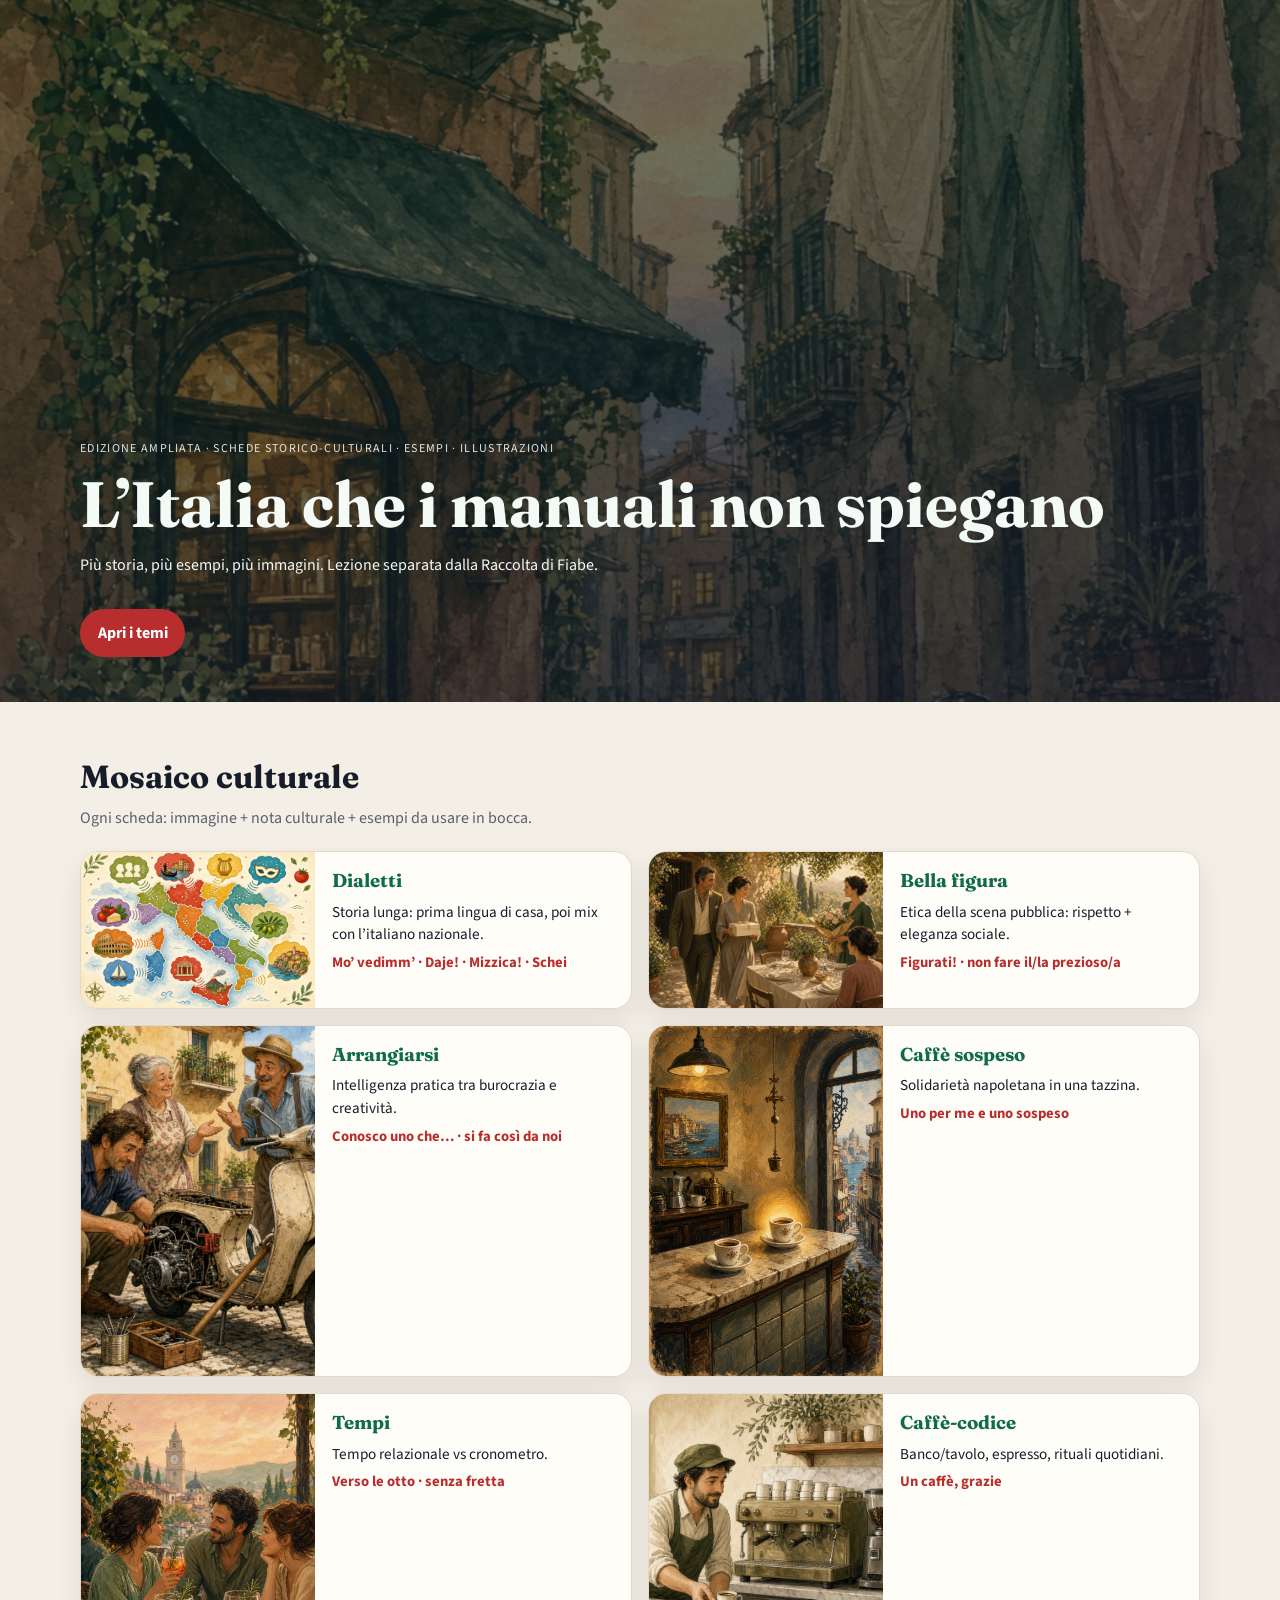
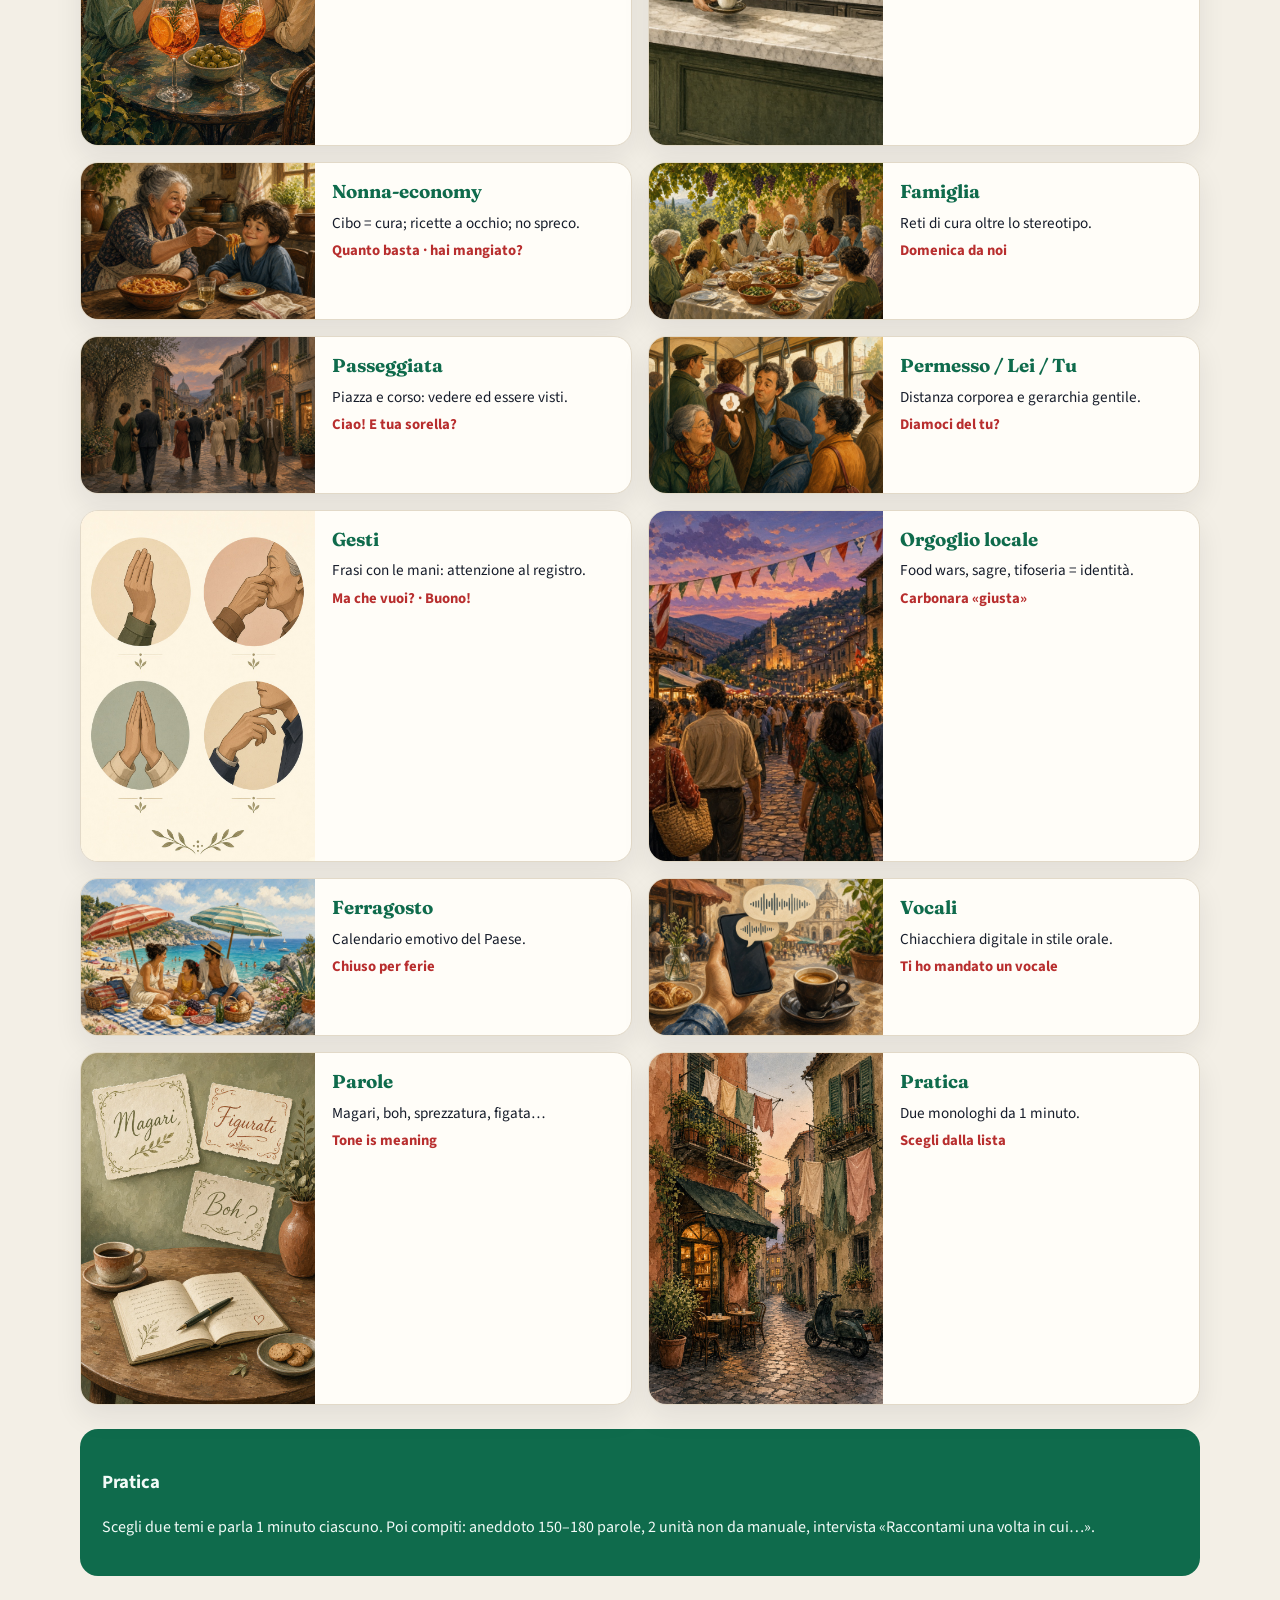
<file: index.html>
<!DOCTYPE html>
<html lang="it">
<head>
  <meta charset="utf-8" />
  <meta name="viewport" content="width=device-width, initial-scale=1" />
  <title>Mentalità italiana — edizione ampliata</title>
  <link href="https://fonts.googleapis.com/css2?family=Fraunces:opsz,wght@9..144,700&family=Source+Sans+3:wght@400;600;700&display=swap" rel="stylesheet" />
  <link rel="stylesheet" href="styles.css" />
</head>
<body>
  <header class="hero">
    <img class="hero__img" src="img/hero_italia.jpg" alt="" />
    <div class="hero__veil"></div>
    <div class="wrap hero__inner">
      <p class="eyebrow">Edizione ampliata · schede storico-culturali · esempi · illustrazioni</p>
      <h1>L’Italia che i manuali non spiegano</h1>
      <p class="lead">Più storia, più esempi, più immagini. Lezione separata dalla Raccolta di Fiabe.</p>
      <a class="btn" href="#mosaico">Apri i temi</a>
    </div>
  </header>
  <main class="section" id="mosaico">
    <div class="wrap">
      <h2>Mosaico culturale</h2>
      <p class="sub">Ogni scheda: immagine + nota culturale + esempi da usare in bocca.</p>
      <div class="mosaic">
        <article class="tile">
          <img src="img/dialetti.jpg" alt="" />
          <div>
            <h3>Dialetti</h3>
            <p class="hist">Storia lunga: prima lingua di casa, poi mix con l’italiano nazionale.</p>
            <p class="ex">Mo’ vedimm’ · Daje! · Mizzica! · Schei</p>
          </div>
        </article>
        <article class="tile">
          <img src="img/bella_figura.jpg" alt="" />
          <div>
            <h3>Bella figura</h3>
            <p class="hist">Etica della scena pubblica: rispetto + eleganza sociale.</p>
            <p class="ex">Figurati! · non fare il/la prezioso/a</p>
          </div>
        </article>
        <article class="tile">
          <img src="img/arrangiarsi.jpg" alt="" />
          <div>
            <h3>Arrangiarsi</h3>
            <p class="hist">Intelligenza pratica tra burocrazia e creatività.</p>
            <p class="ex">Conosco uno che… · si fa così da noi</p>
          </div>
        </article>
        <article class="tile">
          <img src="img/caffe_sospeso.jpg" alt="" />
          <div>
            <h3>Caffè sospeso</h3>
            <p class="hist">Solidarietà napoletana in una tazzina.</p>
            <p class="ex">Uno per me e uno sospeso</p>
          </div>
        </article>
        <article class="tile">
          <img src="img/tempi.jpg" alt="" />
          <div>
            <h3>Tempi</h3>
            <p class="hist">Tempo relazionale vs cronometro.</p>
            <p class="ex">Verso le otto · senza fretta</p>
          </div>
        </article>
        <article class="tile">
          <img src="img/caffe.jpg" alt="" />
          <div>
            <h3>Caffè-codice</h3>
            <p class="hist">Banco/tavolo, espresso, rituali quotidiani.</p>
            <p class="ex">Un caffè, grazie</p>
          </div>
        </article>
        <article class="tile">
          <img src="img/nonna.jpg" alt="" />
          <div>
            <h3>Nonna-economy</h3>
            <p class="hist">Cibo = cura; ricette a occhio; no spreco.</p>
            <p class="ex">Quanto basta · hai mangiato?</p>
          </div>
        </article>
        <article class="tile">
          <img src="img/famiglia.jpg" alt="" />
          <div>
            <h3>Famiglia</h3>
            <p class="hist">Reti di cura oltre lo stereotipo.</p>
            <p class="ex">Domenica da noi</p>
          </div>
        </article>
        <article class="tile">
          <img src="img/passeggiata.jpg" alt="" />
          <div>
            <h3>Passeggiata</h3>
            <p class="hist">Piazza e corso: vedere ed essere visti.</p>
            <p class="ex">Ciao! E tua sorella?</p>
          </div>
        </article>
        <article class="tile">
          <img src="img/permesso.jpg" alt="" />
          <div>
            <h3>Permesso / Lei / Tu</h3>
            <p class="hist">Distanza corporea e gerarchia gentile.</p>
            <p class="ex">Diamoci del tu?</p>
          </div>
        </article>
        <article class="tile">
          <img src="img/gesti.jpg" alt="" />
          <div>
            <h3>Gesti</h3>
            <p class="hist">Frasi con le mani: attenzione al registro.</p>
            <p class="ex">Ma che vuoi? · Buono!</p>
          </div>
        </article>
        <article class="tile">
          <img src="img/orgoglio.jpg" alt="" />
          <div>
            <h3>Orgoglio locale</h3>
            <p class="hist">Food wars, sagre, tifoseria = identità.</p>
            <p class="ex">Carbonara «giusta»</p>
          </div>
        </article>
        <article class="tile">
          <img src="img/ferragosto.jpg" alt="" />
          <div>
            <h3>Ferragosto</h3>
            <p class="hist">Calendario emotivo del Paese.</p>
            <p class="ex">Chiuso per ferie</p>
          </div>
        </article>
        <article class="tile">
          <img src="img/whatsapp_voce.jpg" alt="" />
          <div>
            <h3>Vocali</h3>
            <p class="hist">Chiacchiera digitale in stile orale.</p>
            <p class="ex">Ti ho mandato un vocale</p>
          </div>
        </article>
        <article class="tile">
          <img src="img/parole.jpg" alt="" />
          <div>
            <h3>Parole</h3>
            <p class="hist">Magari, boh, sprezzatura, figata…</p>
            <p class="ex">Tone is meaning</p>
          </div>
        </article>
        <article class="tile">
          <img src="img/hero_italia.jpg" alt="" />
          <div>
            <h3>Pratica</h3>
            <p class="hist">Due monologhi da 1 minuto.</p>
            <p class="ex">Scegli dalla lista</p>
          </div>
        </article></div>
      <div class="coda">
        <h3>Pratica</h3>
        <p>Scegli due temi e parla 1 minuto ciascuno. Poi compiti: aneddoto 150–180 parole, 2 unità non da manuale, intervista «Raccontami una volta in cui…».</p>
      </div>
    </div>
  </main>
</body>
</html>
</file>
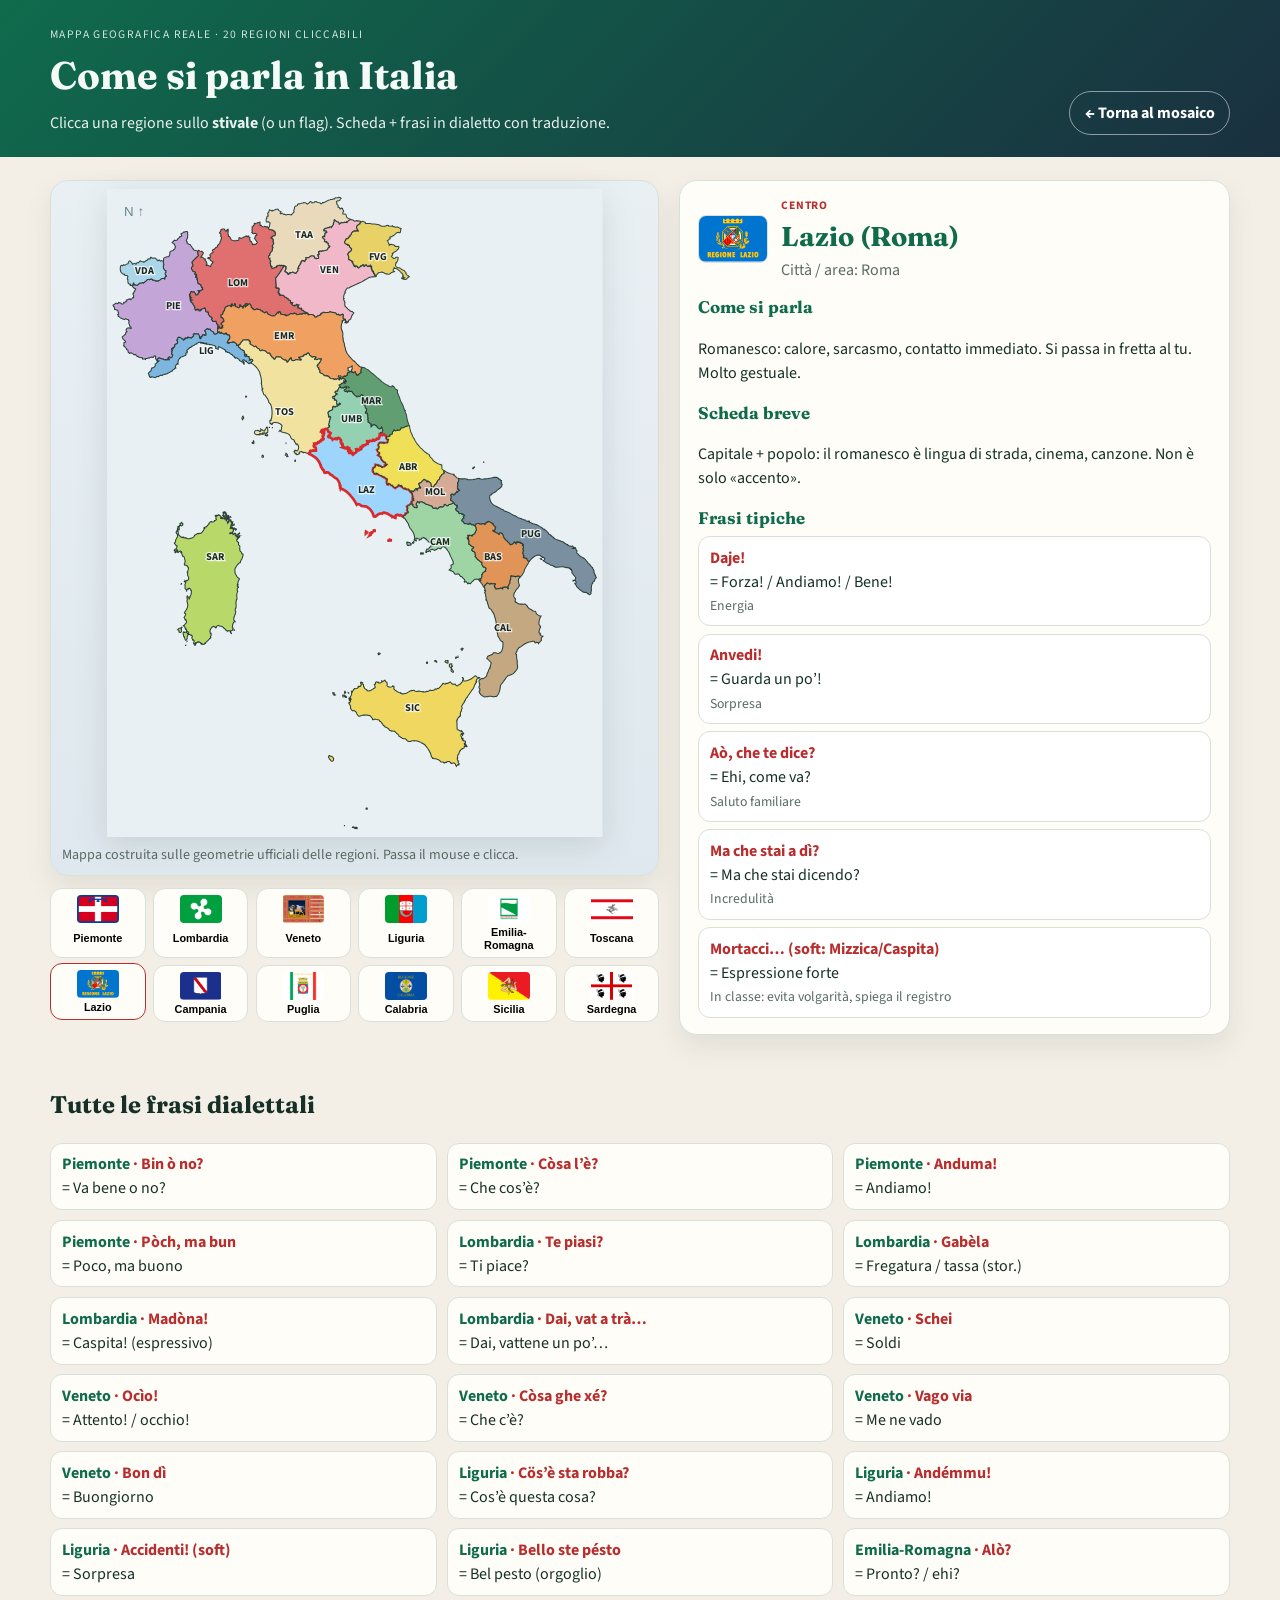
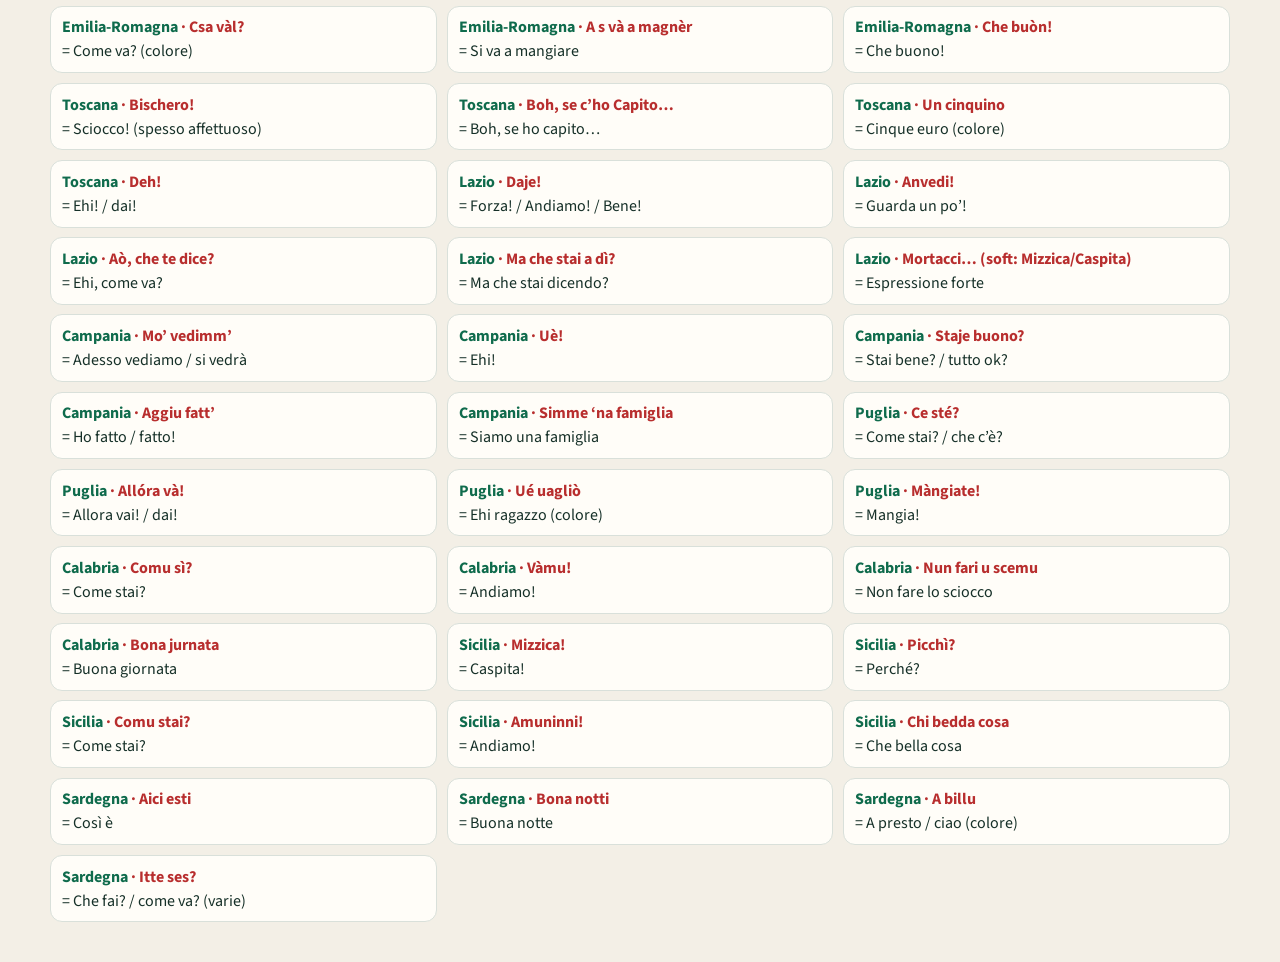
<file: mappa-dialetti.html>
<!DOCTYPE html>
<html lang="it">
<head>
  <meta charset="utf-8" />
  <meta name="viewport" content="width=device-width, initial-scale=1" />
  <title>Mappa dei dialetti · Italia reale</title>
  <link href="https://fonts.googleapis.com/css2?family=Fraunces:opsz,wght@9..144,700&family=Source+Sans+3:wght@400;600;700&display=swap" rel="stylesheet" />
  <link rel="stylesheet" href="mappa-dialetti.css" />
</head>
<body>
  <header class="top">
    <div class="wrap top__row">
      <div>
        <p class="eyebrow">Mappa geografica reale · 20 regioni cliccabili</p>
        <h1>Come si parla in Italia</h1>
        <p class="lead">Clicca una regione sullo <b>stivale</b> (o un flag). Scheda + frasi in dialetto con traduzione.</p>
      </div>
      <a class="back" href="index.html">← Torna al mosaico</a>
    </div>
  </header>

  <main class="wrap layout">
    <section class="map-panel">
      <div class="map-frame map-frame--real">
        <svg xmlns="http://www.w3.org/2000/svg" viewBox="0 0 520 680" id="italyMap" role="img" aria-label="Mappa reale delle regioni italiane">
<rect width="100%" height="100%" fill="#e8f0f4"/>
<text x="18" y="28" fill="#6a858f" font-size="14" font-family="Segoe UI,sans-serif">N ↑</text>
<g id="regions">
<path class="reg focus" data-id="piemonte" data-name="Piemonte" fill="#c4a5d8" stroke="#2a4038" stroke-width="1.1" d="M 28.1,112.1 L 27.3,110.4 L 27.4,109.4 L 27.9,109.3 L 28.1,109.1 L 28.0,108.9 L 28.4,108.0 L 29.2,107.4 L 29.1,107.2 L 29.1,106.8 L 29.6,106.0 L 30.0,105.4 L 30.2,105.1 L 30.2,105.1 L 30.0,104.7 L 29.5,104.6 L 28.9,104.2 L 28.4,103.8 L 28.1,103.8 L 27.0,102.5 L 26.5,101.7 L 26.7,101.4 L 27.2,100.4 L 27.4,99.8 L 28.0,98.6 L 28.4,99.2 L 28.2,100.1 L 28.4,100.8 L 28.6,100.8 L 28.7,100.5 L 29.0,100.3 L 29.4,100.4 L 31.1,100.9 L 31.2,101.0 L 32.1,101.0 L 32.9,99.9 L 33.3,99.7 L 33.5,99.6 L 33.7,99.1 L 34.2,98.8 L 34.9,98.6 L 36.1,98.7 L 36.6,98.3 L 36.9,98.3 L 37.5,98.1 L 37.8,98.1 L 38.1,98.3 L 38.2,98.6 L 38.4,98.6 L 38.7,98.4 L 40.1,97.2 L 41.4,96.4 L 42.1,95.3 L 43.2,94.8 L 43.9,94.8 L 44.7,95.2 L 45.0,95.1 L 45.7,94.5 L 46.5,94.3 L 47.1,94.9 L 47.5,94.8 L 48.2,95.4 L 48.3,95.9 L 49.4,95.5 L 49.7,95.6 L 50.7,96.2 L 51.2,96.6 L 52.0,96.3 L 52.4,96.4 L 52.7,96.3 L 53.0,96.2 L 53.1,96.3 L 53.8,96.6 L 54.1,96.2 L 55.2,95.6 L 55.5,95.4 L 56.2,94.9 L 56.3,94.6 L 57.6,94.0 L 57.8,93.9 L 58.3,93.9 L 59.1,94.0 L 59.7,93.8 L 60.3,94.0 L 60.4,94.3 L 60.5,94.4 L 60.7,94.3 L 60.6,93.9 L 60.6,93.5 L 60.6,93.1 L 61.3,92.0 L 62.0,91.8 L 62.4,91.3 L 61.8,90.7 L 61.6,90.4 L 61.6,90.1 L 61.6,90.0 L 61.2,89.5 L 61.0,89.2 L 60.9,88.9 L 61.2,88.1 L 61.7,87.7 L 61.8,85.7 L 60.7,85.3 L 59.9,84.3 L 59.6,83.6 L 59.2,81.6 L 59.4,80.4 L 59.2,80.2 L 59.3,79.7 L 59.4,79.5 L 59.6,79.4 L 59.4,78.4 L 59.1,76.2 L 59.1,75.8 L 59.5,74.9 L 59.4,74.0 L 59.8,72.7 L 59.9,72.4 L 60.5,72.0 L 63.0,71.1 L 64.6,71.0 L 65.5,70.0 L 66.0,68.7 L 66.1,67.5 L 66.0,66.7 L 66.4,65.4 L 67.6,65.0 L 68.3,64.9 L 69.5,64.6 L 69.9,63.5 L 70.4,63.2 L 70.9,63.2 L 71.1,63.1 L 71.3,62.9 L 71.5,62.2 L 71.4,62.0 L 71.3,61.8 L 71.7,61.2 L 72.0,60.6 L 71.7,60.2 L 70.8,58.0 L 70.3,57.8 L 68.8,56.5 L 68.4,56.2 L 69.9,54.8 L 70.1,54.3 L 71.0,53.7 L 71.9,54.0 L 72.7,53.9 L 73.0,53.7 L 73.3,53.7 L 73.6,53.6 L 74.0,53.1 L 74.5,52.1 L 75.0,51.5 L 76.1,51.1 L 76.2,50.5 L 76.2,50.2 L 76.5,50.0 L 77.1,50.1 L 78.4,49.2 L 78.4,48.7 L 78.5,48.5 L 78.0,47.9 L 77.7,47.1 L 78.0,46.6 L 78.2,46.7 L 79.3,46.3 L 80.0,45.6 L 80.5,45.2 L 80.9,45.1 L 81.2,45.2 L 83.3,44.5 L 84.1,44.5 L 84.8,45.5 L 84.8,45.8 L 84.7,45.9 L 84.5,46.6 L 84.6,47.0 L 84.9,47.5 L 84.7,49.0 L 84.7,50.7 L 83.9,52.7 L 83.8,52.9 L 83.2,53.8 L 83.6,54.7 L 83.8,54.9 L 84.1,55.3 L 84.4,55.9 L 84.1,56.0 L 83.9,56.6 L 84.4,56.8 L 84.8,57.1 L 84.8,57.4 L 85.0,57.6 L 85.3,57.8 L 85.6,57.8 L 86.1,57.9 L 87.7,58.6 L 87.8,59.3 L 88.2,59.7 L 89.3,61.1 L 89.4,61.5 L 89.6,61.7 L 90.5,62.4 L 90.3,62.6 L 90.3,62.7 L 91.0,63.8 L 91.4,64.0 L 93.1,64.5 L 95.0,65.2 L 95.1,65.9 L 95.1,66.4 L 95.2,66.7 L 95.5,67.3 L 95.6,68.0 L 95.7,68.7 L 95.9,68.9 L 96.0,69.3 L 96.0,69.6 L 95.8,70.1 L 95.4,70.5 L 92.9,72.9 L 89.8,76.0 L 89.3,77.4 L 90.2,79.4 L 90.3,80.8 L 89.7,81.7 L 89.0,82.0 L 88.5,83.1 L 88.9,84.2 L 89.5,84.9 L 89.9,85.5 L 90.1,86.1 L 90.2,86.3 L 90.6,86.6 L 92.0,86.8 L 92.4,86.8 L 92.6,87.0 L 92.9,87.4 L 92.9,87.7 L 92.5,88.6 L 92.3,89.0 L 92.3,89.4 L 92.8,89.6 L 93.3,89.6 L 93.5,89.5 L 93.7,89.4 L 93.8,89.4 L 94.0,89.4 L 94.0,89.9 L 93.8,90.0 L 93.6,90.0 L 93.6,90.4 L 94.0,90.9 L 94.2,91.2 L 94.3,91.5 L 94.3,91.8 L 94.2,91.9 L 93.9,91.9 L 93.7,91.8 L 93.6,91.6 L 93.4,91.4 L 93.2,91.4 L 93.1,91.5 L 93.2,91.8 L 93.3,92.0 L 93.2,92.6 L 93.7,92.6 L 94.1,92.7 L 94.2,92.8 L 94.3,93.3 L 94.5,93.6 L 94.6,93.7 L 94.8,93.7 L 94.9,93.8 L 95.0,94.4 L 94.9,94.6 L 94.8,94.7 L 94.6,94.8 L 94.6,94.9 L 94.5,95.1 L 94.6,95.2 L 94.9,95.5 L 95.1,95.7 L 95.1,96.4 L 95.1,96.5 L 95.2,97.0 L 95.4,97.9 L 95.3,98.2 L 95.5,98.6 L 95.8,99.2 L 96.9,99.6 L 97.7,100.2 L 98.0,100.4 L 98.1,100.4 L 98.3,100.4 L 98.7,100.7 L 98.7,101.2 L 98.8,101.8 L 99.4,102.5 L 99.4,103.2 L 99.5,103.4 L 100.0,103.2 L 100.2,103.3 L 100.1,103.5 L 100.4,104.4 L 100.8,105.7 L 100.0,105.7 L 99.5,105.9 L 99.5,106.3 L 98.8,106.5 L 97.5,106.5 L 96.4,106.6 L 95.9,106.6 L 95.7,106.7 L 96.8,107.8 L 97.3,107.7 L 96.9,108.6 L 95.9,109.1 L 95.5,110.6 L 95.3,110.9 L 94.2,111.3 L 93.8,111.4 L 93.3,111.2 L 93.1,110.1 L 92.4,109.1 L 91.8,108.1 L 91.3,108.0 L 91.2,107.9 L 90.5,108.2 L 89.7,108.1 L 88.7,107.9 L 88.1,108.2 L 87.7,109.1 L 87.5,110.0 L 87.3,110.2 L 87.0,110.3 L 86.6,110.5 L 86.5,111.5 L 86.8,112.4 L 87.2,112.4 L 87.2,112.3 L 87.8,112.3 L 87.8,112.6 L 87.8,113.1 L 87.7,113.3 L 87.8,113.4 L 88.0,113.4 L 88.1,113.5 L 88.1,113.6 L 87.8,113.8 L 87.6,113.6 L 87.2,113.9 L 87.9,114.2 L 88.4,114.3 L 88.6,114.2 L 88.6,114.5 L 88.2,114.4 L 87.5,114.4 L 87.6,114.5 L 87.7,114.6 L 88.0,114.6 L 88.1,114.8 L 88.0,114.9 L 87.7,115.0 L 87.5,115.0 L 87.3,115.1 L 87.3,115.3 L 87.3,115.4 L 87.3,115.5 L 87.6,115.7 L 87.8,115.8 L 88.2,116.2 L 88.3,116.4 L 88.1,116.6 L 87.4,116.7 L 87.6,117.1 L 88.5,116.9 L 88.4,116.7 L 89.3,116.3 L 89.5,116.7 L 88.9,117.0 L 88.1,117.8 L 88.2,118.3 L 88.3,118.4 L 88.5,119.0 L 88.6,119.1 L 89.8,119.5 L 90.0,119.9 L 90.1,120.5 L 90.9,121.9 L 91.1,122.2 L 91.3,122.4 L 91.6,122.7 L 91.6,123.0 L 92.1,123.3 L 92.4,124.0 L 92.4,124.6 L 92.3,125.6 L 93.0,126.5 L 92.9,126.6 L 92.8,126.7 L 93.1,127.1 L 93.3,127.0 L 93.4,126.9 L 93.4,126.7 L 94.4,126.7 L 94.9,126.4 L 94.9,126.1 L 95.1,125.9 L 95.2,125.9 L 95.3,125.9 L 95.4,126.0 L 96.0,126.8 L 96.9,126.9 L 97.1,127.2 L 97.0,127.3 L 96.9,127.6 L 97.7,127.5 L 97.7,127.6 L 97.7,127.7 L 97.7,127.7 L 97.9,127.7 L 98.0,127.6 L 98.1,126.8 L 98.2,126.7 L 98.3,126.8 L 98.7,127.0 L 98.9,127.0 L 99.0,126.9 L 99.0,126.4 L 98.9,126.4 L 98.8,126.2 L 98.9,126.1 L 99.1,126.0 L 100.2,125.6 L 101.5,125.3 L 102.5,124.7 L 102.7,124.6 L 102.8,124.7 L 102.5,125.0 L 103.1,125.8 L 103.4,125.9 L 103.5,126.6 L 103.5,127.0 L 103.4,127.5 L 103.7,128.2 L 104.4,129.1 L 105.9,128.8 L 106.7,130.1 L 106.6,130.5 L 106.3,131.3 L 106.6,131.5 L 107.9,133.6 L 108.4,133.8 L 110.0,134.5 L 110.6,135.8 L 110.5,136.1 L 109.7,136.7 L 110.1,137.2 L 110.4,137.7 L 110.6,137.8 L 110.8,138.2 L 111.0,138.7 L 111.8,138.6 L 114.0,138.9 L 114.5,138.7 L 114.4,139.2 L 115.0,139.8 L 114.9,140.7 L 114.9,140.8 L 114.9,140.9 L 115.0,141.2 L 116.5,142.2 L 116.4,143.6 L 116.3,144.4 L 116.3,145.8 L 116.1,146.2 L 116.2,146.7 L 116.2,146.9 L 116.4,147.5 L 116.3,147.8 L 116.1,148.2 L 116.1,148.5 L 116.2,150.1 L 116.3,150.5 L 116.4,151.0 L 116.3,151.2 L 114.6,152.1 L 114.0,152.5 L 113.6,152.5 L 113.3,152.4 L 112.3,152.0 L 112.1,151.5 L 112.0,151.0 L 112.1,150.7 L 111.8,150.3 L 110.1,149.7 L 109.3,148.6 L 108.9,148.2 L 108.7,148.2 L 108.6,148.0 L 108.6,147.8 L 108.5,147.5 L 108.2,147.2 L 107.6,147.1 L 107.5,147.2 L 107.5,147.2 L 107.3,147.4 L 107.2,147.4 L 106.4,147.3 L 106.2,146.9 L 106.0,146.7 L 105.0,146.6 L 103.9,148.0 L 102.6,148.7 L 102.8,149.2 L 103.3,149.6 L 103.5,149.8 L 103.7,150.2 L 103.8,152.0 L 104.1,152.6 L 104.1,153.2 L 103.7,153.4 L 103.3,153.5 L 103.0,153.6 L 103.0,153.8 L 102.9,153.8 L 102.7,153.7 L 102.3,153.2 L 101.9,152.9 L 101.8,153.0 L 101.2,153.2 L 100.1,153.3 L 100.0,153.9 L 100.1,153.9 L 100.2,154.1 L 100.3,154.2 L 100.1,154.5 L 100.1,154.5 L 100.0,154.5 L 99.4,154.7 L 98.9,155.4 L 98.6,156.9 L 97.8,157.3 L 97.8,156.8 L 97.7,155.4 L 97.6,155.1 L 97.3,155.0 L 96.9,155.2 L 96.6,153.8 L 96.2,152.6 L 95.7,152.1 L 95.5,152.0 L 95.0,152.1 L 94.2,152.2 L 93.6,152.0 L 92.9,152.1 L 91.9,152.1 L 91.6,151.7 L 91.4,151.9 L 91.4,152.0 L 91.0,152.7 L 90.8,152.7 L 90.6,152.8 L 91.1,154.0 L 91.1,154.1 L 90.9,154.4 L 90.9,154.5 L 90.6,154.5 L 90.1,154.9 L 90.1,155.1 L 89.6,155.2 L 89.4,155.6 L 88.9,156.4 L 88.4,156.4 L 88.3,156.2 L 88.1,156.0 L 85.2,155.7 L 85.1,155.4 L 85.0,155.4 L 84.2,156.4 L 84.1,156.8 L 83.9,156.7 L 83.1,156.4 L 82.0,156.6 L 81.9,157.2 L 81.6,157.4 L 81.8,157.7 L 81.7,158.0 L 81.3,158.0 L 81.0,158.2 L 80.5,158.6 L 80.1,158.4 L 79.9,157.6 L 79.3,157.4 L 78.8,157.4 L 78.6,157.3 L 77.8,156.5 L 76.1,155.6 L 74.7,155.8 L 74.3,156.5 L 74.2,157.0 L 74.3,157.7 L 73.4,158.5 L 73.4,158.8 L 73.8,159.6 L 74.3,160.9 L 73.2,162.4 L 73.0,162.6 L 72.7,162.6 L 72.2,162.8 L 72.0,163.1 L 71.7,163.2 L 71.3,163.3 L 71.0,164.0 L 71.2,164.5 L 71.3,164.9 L 71.3,165.0 L 70.7,166.3 L 69.6,166.2 L 69.5,166.3 L 69.4,166.6 L 69.6,167.1 L 69.6,167.3 L 69.5,167.4 L 69.3,168.1 L 69.0,167.9 L 68.6,167.7 L 68.5,167.5 L 68.3,167.3 L 68.0,167.4 L 67.7,168.8 L 68.3,168.9 L 68.4,169.2 L 68.5,169.4 L 68.8,169.6 L 68.7,169.9 L 68.6,170.1 L 68.2,170.4 L 67.8,170.6 L 68.4,171.4 L 68.4,171.5 L 67.9,172.3 L 67.8,172.5 L 67.8,172.9 L 68.2,173.5 L 69.0,174.0 L 68.9,174.7 L 68.6,175.5 L 68.2,176.5 L 68.0,176.9 L 67.9,176.9 L 67.1,177.1 L 66.7,177.0 L 66.6,176.9 L 66.2,176.5 L 65.2,176.4 L 64.3,177.1 L 64.1,177.4 L 64.1,177.6 L 64.6,177.7 L 64.6,177.8 L 64.6,178.0 L 64.7,178.0 L 65.5,178.4 L 65.1,178.7 L 65.4,179.3 L 65.2,179.4 L 65.1,179.3 L 63.5,178.9 L 63.3,179.2 L 63.1,179.4 L 62.9,179.4 L 62.6,179.5 L 61.8,179.0 L 61.7,179.0 L 61.5,179.0 L 60.0,179.3 L 58.8,178.4 L 57.1,178.2 L 55.4,177.3 L 54.6,177.4 L 54.1,177.6 L 53.7,177.9 L 53.5,178.0 L 53.4,178.0 L 53.2,178.1 L 53.2,178.3 L 53.0,179.0 L 53.5,180.4 L 53.6,180.5 L 54.5,180.4 L 54.6,180.4 L 54.7,180.4 L 54.6,180.5 L 53.8,180.9 L 53.6,181.1 L 53.4,181.5 L 52.8,181.6 L 52.7,180.2 L 52.3,179.9 L 51.5,178.8 L 51.0,177.4 L 51.2,176.8 L 51.0,176.1 L 51.1,176.0 L 51.0,175.2 L 50.7,175.2 L 49.4,175.2 L 49.1,176.1 L 48.7,176.7 L 46.5,176.4 L 46.4,176.5 L 46.0,176.8 L 45.4,176.9 L 44.8,177.1 L 44.3,177.4 L 43.8,177.1 L 42.2,177.8 L 40.6,177.8 L 40.5,178.8 L 39.2,178.2 L 38.4,178.3 L 37.5,178.5 L 37.0,177.1 L 36.9,176.9 L 36.8,176.9 L 35.8,177.1 L 34.8,176.9 L 33.0,176.3 L 32.7,175.6 L 32.3,175.5 L 31.7,175.6 L 30.6,174.5 L 30.3,173.8 L 30.2,173.8 L 29.4,173.6 L 28.6,173.8 L 28.4,173.8 L 27.4,173.0 L 26.1,172.3 L 25.2,171.9 L 24.7,172.1 L 23.9,172.5 L 23.7,172.4 L 23.5,172.0 L 22.5,171.6 L 22.2,170.7 L 22.1,169.4 L 22.1,169.3 L 21.5,168.9 L 21.4,168.9 L 20.6,168.4 L 20.6,167.7 L 19.4,166.4 L 19.1,165.8 L 18.0,164.8 L 17.5,164.6 L 17.5,164.3 L 17.7,164.2 L 17.9,161.9 L 17.8,161.2 L 19.6,160.7 L 19.5,160.1 L 18.3,158.6 L 17.6,158.2 L 17.0,157.7 L 16.6,156.9 L 16.1,155.1 L 16.6,154.6 L 18.6,153.3 L 18.6,152.9 L 18.8,152.7 L 19.5,152.4 L 19.5,152.2 L 19.7,150.8 L 20.2,150.1 L 20.3,149.8 L 20.6,149.7 L 20.8,149.9 L 21.0,149.8 L 20.8,149.3 L 20.3,148.8 L 20.1,148.1 L 20.1,147.8 L 20.5,147.0 L 20.8,146.5 L 21.8,145.8 L 22.3,145.8 L 23.6,145.7 L 25.0,146.4 L 25.4,146.4 L 25.5,146.1 L 25.3,145.3 L 25.0,144.5 L 24.1,144.2 L 23.4,142.1 L 22.9,140.6 L 23.3,138.3 L 23.0,138.1 L 22.8,138.1 L 22.5,137.2 L 20.8,136.7 L 19.3,136.0 L 18.6,137.0 L 18.4,137.0 L 17.2,136.7 L 14.5,135.4 L 13.8,134.9 L 13.4,134.4 L 12.3,133.7 L 11.7,133.5 L 11.8,132.3 L 12.0,131.7 L 11.8,131.6 L 11.6,131.8 L 11.4,131.8 L 12.0,131.0 L 12.3,130.2 L 12.0,129.6 L 11.6,129.1 L 11.7,128.3 L 11.6,127.9 L 11.5,127.4 L 10.6,126.9 L 10.3,126.9 L 9.7,126.9 L 8.0,126.3 L 8.0,126.0 L 7.9,125.1 L 7.8,124.0 L 7.6,124.0 L 7.2,123.4 L 6.4,122.2 L 6.7,121.5 L 8.0,121.1 L 8.5,120.4 L 9.5,120.0 L 10.2,119.9 L 11.2,120.3 L 11.7,119.9 L 12.5,119.0 L 14.8,119.9 L 15.7,120.7 L 15.9,120.8 L 17.7,120.3 L 17.9,120.1 L 17.5,118.9 L 19.1,118.5 L 19.4,118.3 L 20.1,118.3 L 19.9,118.1 L 20.4,117.2 L 20.9,116.9 L 20.7,116.4 L 22.1,115.9 L 22.6,115.7 L 24.1,115.3 L 24.4,115.2 L 25.2,116.1 L 26.3,114.9 L 27.0,114.1 L 27.2,114.0 L 27.6,114.2 L 28.1,113.6 L 28.0,112.4 L 28.1,112.1 L 28.1,112.1 Z"/>
<path class="reg muted" data-id="valle_aosta" data-name="Valle d'Aosta/Vallée d'Aoste" fill="#a8d4e8" stroke="#2a4038" stroke-width="1.1" d="M 53.6,75.3 L 54.8,74.5 L 55.3,74.8 L 56.1,75.5 L 56.5,75.7 L 56.7,75.6 L 57.3,75.1 L 57.8,75.3 L 59.2,75.7 L 59.1,76.2 L 59.3,78.0 L 59.6,79.3 L 59.4,79.5 L 59.3,79.7 L 59.2,80.2 L 59.4,80.4 L 59.1,81.3 L 59.4,83.4 L 59.9,84.1 L 60.5,85.1 L 61.7,85.7 L 62.0,87.3 L 61.2,88.1 L 61.0,88.6 L 61.0,89.1 L 61.2,89.3 L 61.5,89.9 L 61.6,90.1 L 61.6,90.4 L 61.8,90.7 L 62.3,91.2 L 62.1,91.8 L 61.3,91.9 L 60.8,92.9 L 60.6,93.5 L 60.6,93.9 L 60.7,94.2 L 60.5,94.4 L 60.4,94.3 L 60.3,94.1 L 59.7,93.8 L 59.2,94.0 L 58.4,93.9 L 57.9,93.9 L 57.6,94.0 L 56.5,94.6 L 56.2,94.9 L 55.8,95.3 L 55.3,95.6 L 54.3,96.1 L 53.9,96.4 L 53.4,96.5 L 53.0,96.2 L 52.8,96.2 L 52.4,96.4 L 52.0,96.3 L 51.7,96.3 L 51.0,96.5 L 50.3,95.9 L 49.4,95.5 L 48.3,95.9 L 48.2,95.6 L 47.9,95.0 L 47.3,94.8 L 46.6,94.3 L 46.0,94.4 L 45.0,95.1 L 44.8,95.2 L 44.0,94.9 L 43.3,94.8 L 42.3,95.1 L 41.4,96.2 L 40.3,96.9 L 38.8,98.3 L 38.4,98.6 L 38.3,98.6 L 38.1,98.4 L 37.8,98.1 L 37.5,98.1 L 37.0,98.3 L 36.6,98.3 L 36.1,98.7 L 35.2,98.6 L 34.7,98.7 L 33.7,99.0 L 33.6,99.6 L 33.3,99.6 L 33.0,99.8 L 32.1,100.8 L 31.2,101.0 L 31.1,100.9 L 29.5,100.4 L 29.1,100.3 L 28.8,100.5 L 28.6,100.8 L 28.4,100.8 L 28.2,100.1 L 28.4,99.6 L 28.1,98.6 L 27.5,99.2 L 27.2,100.3 L 26.8,101.4 L 25.5,101.0 L 24.4,101.1 L 24.2,100.7 L 24.6,100.2 L 24.7,100.0 L 24.5,99.8 L 24.2,99.7 L 23.9,99.7 L 23.2,99.7 L 22.3,99.0 L 22.5,98.6 L 22.1,97.9 L 21.9,97.7 L 22.1,97.0 L 21.9,96.0 L 22.0,95.0 L 21.5,94.8 L 21.4,94.5 L 21.7,92.5 L 22.1,92.1 L 21.5,91.2 L 21.0,90.7 L 20.7,90.7 L 18.8,90.8 L 18.3,89.5 L 18.0,89.2 L 17.7,89.5 L 15.8,88.6 L 14.2,86.5 L 14.5,85.9 L 14.4,85.7 L 14.2,85.6 L 14.0,84.7 L 13.9,83.9 L 14.0,82.9 L 14.1,82.8 L 14.1,81.6 L 14.5,80.6 L 14.9,80.2 L 15.7,80.0 L 16.2,80.4 L 16.3,80.5 L 16.5,80.5 L 16.9,80.1 L 17.0,79.7 L 17.2,79.5 L 17.3,79.6 L 17.6,79.8 L 17.9,79.9 L 19.3,79.7 L 21.0,78.6 L 22.0,78.5 L 22.6,77.3 L 22.4,76.9 L 23.1,75.9 L 24.0,75.4 L 24.8,75.9 L 26.3,77.9 L 26.3,78.3 L 27.1,79.0 L 28.0,78.3 L 28.4,78.1 L 29.3,78.0 L 29.3,78.2 L 29.2,78.3 L 30.3,79.0 L 30.7,78.9 L 30.7,78.4 L 31.5,77.5 L 32.5,77.3 L 32.8,77.1 L 32.9,77.1 L 33.1,77.2 L 33.3,77.3 L 34.2,76.3 L 34.8,75.5 L 35.9,75.9 L 36.4,76.1 L 37.9,76.4 L 38.3,76.6 L 38.7,76.9 L 39.1,76.6 L 39.9,76.1 L 41.0,75.3 L 42.3,74.7 L 42.5,74.6 L 42.5,74.3 L 42.4,74.0 L 43.5,73.3 L 45.3,73.5 L 45.6,73.3 L 45.5,72.7 L 45.4,72.2 L 45.8,71.7 L 47.0,71.8 L 47.1,72.1 L 47.2,72.5 L 47.5,72.6 L 48.3,72.7 L 48.8,72.5 L 49.5,72.7 L 50.0,72.5 L 50.7,72.4 L 51.3,73.2 L 51.8,73.5 L 52.5,73.8 L 52.6,74.0 L 52.6,74.8 L 53.0,75.3 L 53.6,75.3 L 53.6,75.3 Z"/>
<path class="reg focus" data-id="liguria" data-name="Liguria" fill="#7eb6e0" stroke="#2a4038" stroke-width="1.1" d="M 45.8,191.3 L 46.3,190.3 L 46.4,189.8 L 46.9,188.2 L 47.1,188.2 L 47.2,187.9 L 49.1,187.4 L 50.8,185.5 L 50.6,183.7 L 51.9,183.0 L 52.3,182.6 L 52.4,182.1 L 52.8,181.7 L 53.4,181.5 L 53.7,181.0 L 53.9,180.8 L 54.6,180.5 L 54.7,180.4 L 54.6,180.4 L 54.2,180.4 L 53.6,180.5 L 53.5,180.4 L 53.1,178.8 L 53.2,178.3 L 53.3,178.1 L 53.4,178.0 L 53.5,178.0 L 53.8,177.9 L 54.1,177.6 L 54.6,177.3 L 55.8,177.5 L 57.7,178.3 L 59.1,178.5 L 60.1,179.3 L 61.5,179.0 L 61.7,179.0 L 62.2,179.5 L 62.6,179.4 L 62.9,179.4 L 63.2,179.3 L 63.4,179.2 L 63.8,178.8 L 65.1,179.4 L 65.2,179.4 L 65.5,179.2 L 65.1,178.7 L 65.4,178.3 L 64.7,178.0 L 64.6,177.9 L 64.6,177.8 L 64.5,177.6 L 64.1,177.5 L 64.1,177.3 L 64.3,177.1 L 65.4,176.4 L 66.4,176.6 L 66.6,176.9 L 66.8,177.0 L 67.2,177.1 L 67.9,176.9 L 68.0,176.8 L 68.2,176.5 L 68.8,175.4 L 68.9,174.7 L 69.0,174.0 L 67.9,173.1 L 67.8,172.9 L 67.8,172.5 L 68.0,172.2 L 68.4,171.5 L 68.0,171.1 L 67.9,170.6 L 68.2,170.4 L 68.7,170.0 L 68.7,169.9 L 68.8,169.6 L 68.5,169.3 L 68.4,169.1 L 68.3,168.9 L 67.7,168.8 L 68.2,167.3 L 68.4,167.4 L 68.5,167.5 L 68.6,167.7 L 69.2,168.0 L 69.3,167.9 L 69.5,167.4 L 69.6,167.2 L 69.5,166.9 L 69.4,166.5 L 69.5,166.2 L 69.7,166.2 L 70.8,166.0 L 71.3,165.0 L 71.2,164.8 L 71.0,164.2 L 71.0,164.0 L 71.4,163.2 L 71.8,163.2 L 72.0,163.0 L 72.2,162.7 L 72.9,162.6 L 73.0,162.6 L 73.8,162.2 L 74.4,160.8 L 73.9,159.2 L 73.3,158.8 L 73.4,158.4 L 74.4,157.6 L 74.2,156.9 L 74.4,156.1 L 74.9,155.7 L 76.2,155.7 L 78.0,156.5 L 78.7,157.4 L 78.9,157.4 L 79.6,157.4 L 79.9,157.6 L 80.3,158.7 L 80.5,158.6 L 81.0,158.2 L 81.3,158.0 L 81.7,158.0 L 81.7,157.7 L 81.7,157.3 L 82.0,157.2 L 82.2,156.3 L 83.2,156.5 L 83.9,156.7 L 84.1,156.8 L 84.3,156.2 L 85.0,155.4 L 85.2,155.6 L 85.5,156.1 L 88.1,156.0 L 88.3,156.3 L 88.4,156.5 L 89.0,156.3 L 89.4,155.5 L 89.7,155.3 L 90.1,155.1 L 90.2,154.7 L 90.6,154.5 L 90.9,154.4 L 90.9,154.3 L 91.1,154.0 L 91.1,154.0 L 90.6,152.8 L 91.0,152.6 L 91.2,152.4 L 91.4,152.0 L 91.4,151.9 L 91.6,151.8 L 92.3,152.2 L 93.0,152.1 L 93.8,152.2 L 94.2,152.2 L 95.0,152.0 L 95.6,152.1 L 95.8,152.2 L 96.2,152.7 L 97.0,154.1 L 97.1,155.3 L 97.3,155.0 L 97.7,155.2 L 97.7,155.4 L 97.7,157.1 L 97.8,157.3 L 98.8,156.8 L 99.0,155.0 L 99.4,154.7 L 100.0,154.5 L 100.1,154.5 L 100.1,154.5 L 100.3,154.2 L 100.2,154.0 L 100.1,153.9 L 100.0,153.9 L 100.2,153.2 L 101.4,153.3 L 101.8,153.0 L 102.0,152.9 L 102.4,153.3 L 102.7,153.7 L 102.9,153.8 L 103.0,153.8 L 103.0,153.6 L 103.4,153.5 L 103.9,153.3 L 104.1,153.2 L 104.0,152.5 L 103.9,151.9 L 103.6,150.1 L 103.5,149.8 L 103.0,149.5 L 102.7,149.1 L 102.7,148.7 L 104.2,147.4 L 105.6,146.6 L 106.1,146.8 L 106.2,147.0 L 106.5,147.4 L 107.2,147.4 L 107.4,147.3 L 107.5,147.2 L 107.6,147.1 L 107.9,147.1 L 108.2,147.2 L 108.6,147.6 L 108.6,147.9 L 108.7,148.0 L 108.8,148.2 L 108.9,148.2 L 109.3,148.6 L 110.7,149.6 L 112.0,150.4 L 112.0,150.8 L 112.0,151.2 L 112.1,151.5 L 112.3,152.0 L 113.3,152.4 L 113.7,152.5 L 114.1,152.4 L 114.8,151.9 L 116.3,151.1 L 116.4,151.0 L 116.3,150.3 L 117.5,149.9 L 118.4,150.1 L 118.5,150.4 L 118.3,150.6 L 118.1,150.9 L 118.1,151.0 L 119.1,151.2 L 119.6,151.2 L 119.8,151.0 L 119.9,150.5 L 120.1,150.5 L 120.4,150.5 L 120.6,150.6 L 120.6,150.7 L 120.7,150.9 L 121.9,151.9 L 122.6,151.9 L 123.1,151.8 L 123.5,152.0 L 123.7,152.2 L 124.0,151.9 L 124.2,151.5 L 124.4,151.7 L 124.8,151.5 L 125.1,151.0 L 125.6,151.4 L 125.5,152.1 L 125.7,152.4 L 126.1,152.6 L 126.2,152.7 L 126.4,152.9 L 126.5,152.7 L 126.8,152.6 L 127.4,152.9 L 128.5,153.3 L 128.6,153.5 L 128.4,154.0 L 128.7,154.3 L 129.0,154.6 L 129.1,155.0 L 128.8,156.5 L 128.7,156.8 L 128.8,157.6 L 128.3,157.8 L 128.0,157.8 L 127.9,157.7 L 127.6,157.9 L 127.3,159.1 L 126.6,160.2 L 126.3,160.7 L 126.5,161.5 L 127.8,161.4 L 128.0,161.8 L 128.1,161.8 L 128.2,161.4 L 129.5,160.9 L 131.1,160.7 L 132.4,160.8 L 133.1,160.3 L 133.3,160.3 L 133.5,160.5 L 133.6,160.8 L 134.4,161.3 L 135.4,161.7 L 135.9,162.6 L 136.2,164.0 L 136.3,164.3 L 137.7,164.3 L 138.2,165.2 L 138.9,166.5 L 139.7,166.8 L 140.0,167.1 L 140.1,167.3 L 140.6,168.1 L 141.0,168.3 L 142.3,169.0 L 142.4,168.9 L 143.2,169.3 L 143.8,169.8 L 144.0,170.0 L 144.3,171.0 L 144.3,171.7 L 144.2,171.7 L 144.2,171.8 L 144.2,171.9 L 144.4,172.1 L 144.5,172.2 L 144.6,172.3 L 144.9,172.5 L 144.3,174.1 L 144.6,174.8 L 144.8,174.1 L 145.6,173.5 L 146.4,173.6 L 146.7,173.9 L 146.7,173.9 L 146.9,174.1 L 146.9,174.5 L 145.7,175.7 L 145.7,175.7 L 145.8,175.8 L 146.5,175.6 L 147.9,175.7 L 148.2,175.8 L 148.4,175.8 L 148.6,175.7 L 148.9,175.6 L 149.3,176.3 L 149.3,176.6 L 149.5,178.1 L 150.0,178.4 L 150.0,179.3 L 149.7,179.7 L 150.2,179.5 L 150.4,179.1 L 151.0,178.4 L 151.8,178.5 L 152.3,178.7 L 152.4,179.0 L 152.5,179.0 L 153.2,179.6 L 153.1,180.3 L 151.4,182.0 L 151.0,182.7 L 150.3,182.4 L 150.0,182.4 L 149.4,183.1 L 149.3,183.2 L 148.6,183.1 L 147.7,182.2 L 146.7,181.4 L 146.4,180.8 L 146.1,180.5 L 145.9,180.5 L 145.2,180.6 L 145.0,180.3 L 144.1,179.3 L 143.4,179.0 L 143.0,179.5 L 142.4,179.7 L 142.6,180.0 L 142.7,180.5 L 142.8,180.5 L 143.3,181.3 L 143.9,181.8 L 143.6,181.9 L 143.3,182.3 L 142.7,182.0 L 142.0,181.6 L 141.9,181.6 L 141.6,181.5 L 140.6,180.7 L 140.6,180.7 L 140.0,180.5 L 139.1,180.0 L 138.6,179.0 L 138.5,178.8 L 138.2,178.5 L 137.1,177.9 L 135.5,176.9 L 135.0,177.1 L 134.8,177.5 L 134.3,177.2 L 133.5,176.2 L 133.6,175.8 L 133.6,175.8 L 133.6,175.6 L 133.5,175.5 L 132.6,175.2 L 132.1,175.0 L 131.8,174.7 L 131.9,174.3 L 131.5,174.1 L 131.0,173.4 L 130.8,173.4 L 130.6,173.5 L 129.8,173.1 L 129.1,172.6 L 128.7,171.9 L 128.4,171.6 L 128.2,171.5 L 128.1,171.5 L 128.0,171.6 L 127.9,171.8 L 127.1,171.6 L 126.9,171.5 L 126.4,171.6 L 126.0,170.7 L 125.6,170.5 L 125.5,170.4 L 125.4,170.4 L 125.2,170.5 L 124.9,170.9 L 124.8,170.7 L 124.3,170.0 L 124.2,169.8 L 124.4,169.7 L 124.4,169.6 L 124.0,169.0 L 123.8,168.7 L 123.4,168.5 L 122.8,168.0 L 122.3,167.8 L 122.3,167.8 L 121.9,167.6 L 121.9,167.7 L 122.2,167.9 L 121.8,167.5 L 121.3,167.5 L 121.1,167.4 L 121.1,167.4 L 121.4,167.4 L 121.1,167.2 L 118.9,166.1 L 118.0,165.7 L 117.7,165.4 L 117.6,165.4 L 117.4,165.4 L 117.4,165.6 L 117.1,166.1 L 116.8,166.1 L 116.7,166.2 L 116.8,166.6 L 116.6,167.5 L 116.9,168.1 L 116.9,168.2 L 115.4,167.6 L 115.2,167.6 L 114.8,167.3 L 114.0,167.1 L 114.1,166.3 L 114.2,165.7 L 114.2,165.3 L 113.4,164.7 L 112.5,164.3 L 111.4,164.0 L 110.5,163.7 L 110.1,163.5 L 108.0,163.3 L 107.0,162.9 L 106.9,162.9 L 106.9,162.9 L 106.6,163.0 L 105.1,162.7 L 104.5,161.9 L 104.3,161.7 L 104.0,162.1 L 103.7,162.4 L 102.7,162.0 L 101.7,162.0 L 100.1,161.4 L 100.6,161.5 L 101.2,161.3 L 101.1,161.2 L 99.5,161.1 L 98.1,160.9 L 98.1,160.9 L 98.3,161.0 L 98.8,161.1 L 99.0,161.2 L 97.9,161.1 L 97.3,160.9 L 96.7,160.9 L 96.6,160.9 L 95.8,161.4 L 95.3,161.5 L 94.6,161.9 L 94.2,162.2 L 94.2,162.4 L 94.3,162.5 L 93.5,162.9 L 92.8,163.0 L 92.2,163.3 L 92.1,163.5 L 92.0,163.6 L 91.9,163.6 L 91.7,163.9 L 89.8,164.7 L 89.4,164.8 L 89.1,165.0 L 89.1,165.1 L 89.2,165.3 L 89.0,165.5 L 87.8,166.2 L 87.5,166.2 L 86.9,166.5 L 85.9,167.3 L 85.6,167.6 L 85.7,167.7 L 86.0,167.3 L 86.2,167.5 L 85.1,168.2 L 84.9,168.3 L 84.5,168.5 L 84.2,168.8 L 83.9,169.3 L 83.8,169.6 L 83.7,169.8 L 83.8,169.9 L 84.3,170.1 L 84.4,170.2 L 84.3,170.8 L 84.0,171.5 L 83.4,171.8 L 82.8,172.4 L 82.7,172.6 L 82.7,173.1 L 83.1,174.1 L 83.1,174.1 L 82.5,174.5 L 82.3,174.7 L 81.6,174.9 L 81.3,174.9 L 80.3,175.5 L 79.4,175.8 L 79.0,176.0 L 77.6,176.4 L 76.6,177.1 L 76.4,177.5 L 76.2,177.6 L 76.2,177.7 L 76.3,177.8 L 76.4,177.8 L 75.6,178.6 L 75.4,179.0 L 75.1,179.4 L 74.6,180.7 L 74.6,180.8 L 74.6,182.3 L 74.6,182.8 L 73.5,183.6 L 73.2,184.0 L 73.2,184.1 L 72.9,184.4 L 72.7,184.5 L 72.5,184.7 L 72.4,184.9 L 72.1,185.3 L 71.9,185.7 L 71.8,186.0 L 71.8,186.3 L 71.8,186.9 L 72.1,187.3 L 72.4,187.9 L 72.1,188.0 L 71.5,188.0 L 71.2,188.2 L 70.9,188.4 L 70.7,189.0 L 70.0,189.5 L 69.4,189.8 L 68.3,190.7 L 68.3,190.9 L 68.3,191.2 L 68.1,191.5 L 67.9,191.6 L 66.6,191.8 L 65.7,192.5 L 65.6,192.6 L 64.5,193.0 L 63.7,193.3 L 63.2,193.8 L 62.4,194.1 L 61.8,194.1 L 61.6,194.2 L 61.4,194.2 L 61.0,194.6 L 60.2,194.5 L 60.0,194.6 L 58.3,195.1 L 58.0,195.7 L 57.8,195.8 L 57.4,195.6 L 57.1,195.4 L 57.0,195.4 L 56.7,195.4 L 56.6,195.4 L 56.6,195.4 L 56.1,195.6 L 56.0,195.6 L 55.9,195.6 L 55.7,195.7 L 53.9,196.8 L 53.8,197.0 L 53.3,196.8 L 52.7,196.6 L 52.2,196.7 L 52.1,196.8 L 52.0,196.9 L 51.2,197.9 L 50.6,198.0 L 49.2,197.6 L 48.0,197.3 L 46.9,197.1 L 46.6,197.1 L 46.1,197.7 L 45.1,197.6 L 44.3,196.0 L 44.0,194.3 L 44.0,194.3 L 43.9,194.2 L 43.7,194.1 L 43.7,194.1 L 43.6,194.1 L 43.4,193.4 L 44.9,191.6 L 45.8,191.3 Z M 74.6,183.7 L 74.7,183.8 L 74.7,183.8 L 74.7,183.8 L 74.6,183.9 L 74.6,183.9 L 74.5,183.8 L 74.5,183.8 L 74.5,183.7 L 74.6,183.7 L 74.6,183.7 Z M 83.9,171.9 L 83.9,171.9 L 83.9,171.9 L 83.9,171.9 L 83.9,171.9 L 83.9,171.9 L 83.9,171.8 L 83.9,171.8 L 83.9,171.8 L 83.9,171.8 L 83.9,171.8 L 83.9,171.8 L 83.9,171.8 L 84.0,171.9 L 84.0,171.9 L 84.0,171.9 L 84.0,171.9 L 84.0,171.9 L 84.0,171.9 L 84.0,171.9 L 83.9,171.9 L 83.9,171.9 L 83.9,171.9 Z M 104.7,162.8 L 104.7,162.9 L 104.6,162.9 L 104.5,162.8 L 104.1,162.6 L 104.1,162.6 L 104.0,162.6 L 104.0,162.6 L 103.9,162.6 L 103.8,162.6 L 103.7,162.5 L 103.6,162.5 L 103.5,162.5 L 103.3,162.4 L 102.5,162.2 L 102.4,162.2 L 102.4,162.2 L 102.4,162.2 L 102.4,162.2 L 102.4,162.2 L 102.4,162.2 L 102.4,162.2 L 103.3,162.4 L 104.0,162.6 L 104.2,162.6 L 104.7,162.8 Z M 102.1,162.2 L 102.5,162.4 L 102.3,162.3 L 101.8,162.2 L 101.0,162.0 L 99.9,161.7 L 99.8,161.6 L 99.8,161.6 L 99.8,161.6 L 99.8,161.6 L 100.2,161.7 L 101.2,162.0 L 101.6,162.1 L 102.1,162.2 L 102.1,162.2 Z M 99.1,161.5 L 97.8,161.5 L 98.9,161.7 L 99.2,161.3 L 99.3,161.2 L 99.4,161.2 L 99.4,161.2 L 99.5,161.1 L 99.5,161.1 L 99.4,161.2 L 99.3,161.2 L 99.3,161.2 L 99.1,161.5 Z M 126.1,170.9 L 126.1,170.9 L 126.1,170.9 L 126.1,170.9 L 126.1,170.9 L 126.1,170.9 L 126.1,170.9 L 126.0,170.9 L 126.0,170.9 L 126.0,170.9 L 126.0,170.9 L 126.0,170.9 L 126.0,170.9 L 126.0,170.9 L 126.0,170.9 L 126.1,170.9 Z M 140.9,181.2 L 140.9,181.2 L 140.9,181.2 L 140.9,181.2 L 140.9,181.2 L 140.9,181.2 L 140.9,181.2 L 140.9,181.2 L 140.9,181.2 L 140.9,181.2 L 140.9,181.2 L 140.9,181.2 L 140.9,181.2 L 140.9,181.2 L 140.9,181.2 L 140.9,181.2 Z M 140.6,180.8 L 140.6,180.8 L 140.6,180.8 L 140.6,180.8 L 140.6,180.8 L 140.6,180.8 L 140.6,180.8 L 140.6,180.8 L 140.6,180.8 L 140.6,180.8 L 140.6,180.8 L 140.6,180.8 L 140.6,180.8 Z M 143.9,183.9 L 143.9,183.9 L 143.9,183.9 L 143.9,183.9 L 143.9,183.9 L 143.9,183.9 L 143.9,183.9 L 143.9,183.9 L 143.9,183.9 L 143.9,183.9 L 143.9,183.9 L 143.9,183.9 L 143.9,183.9 L 143.9,183.9 L 143.9,183.9 L 143.9,183.9 L 143.9,183.9 Z M 143.8,183.6 L 143.9,183.6 L 144.0,183.7 L 144.0,183.7 L 144.0,183.7 L 144.0,183.7 L 144.0,183.7 L 144.0,183.8 L 144.0,183.8 L 144.0,183.8 L 144.0,183.8 L 143.8,183.8 L 143.8,183.8 L 143.8,183.8 L 143.8,183.8 L 143.8,183.7 L 143.8,183.7 L 143.8,183.7 L 143.8,183.7 L 143.7,183.6 L 143.8,183.6 L 143.8,183.6 L 143.8,183.6 L 143.8,183.6 L 143.8,183.6 L 143.8,183.6 L 143.8,183.6 Z M 144.0,182.4 L 143.9,182.7 L 143.9,182.9 L 143.7,183.3 L 143.3,182.9 L 143.3,182.9 L 143.3,182.8 L 143.2,182.8 L 143.2,182.6 L 143.1,182.6 L 143.1,182.6 L 143.1,182.6 L 143.1,182.6 L 143.2,182.6 L 143.2,182.6 L 143.3,182.5 L 143.8,182.4 L 144.1,182.3 L 144.0,182.4 Z M 144.2,182.3 L 144.2,182.3 L 144.2,182.3 L 144.2,182.3 L 144.2,182.3 L 144.2,182.3 L 144.2,182.3 L 144.2,182.3 L 144.2,182.3 L 144.2,182.3 L 144.2,182.3 Z"/>
<path class="reg focus" data-id="lombardia" data-name="Lombardia" fill="#e07070" stroke="#2a4038" stroke-width="1.1" d="M 89.7,85.1 L 89.0,84.2 L 88.7,83.8 L 88.8,82.2 L 89.5,81.8 L 90.3,80.8 L 90.3,79.8 L 89.5,77.7 L 89.4,76.5 L 91.3,74.5 L 95.3,70.6 L 95.8,70.2 L 96.0,69.8 L 96.0,69.3 L 95.9,69.0 L 95.7,68.7 L 95.6,68.2 L 95.5,67.4 L 95.3,66.7 L 95.1,66.4 L 95.1,66.1 L 95.4,65.4 L 96.3,64.2 L 97.2,64.9 L 97.4,65.2 L 98.9,65.6 L 99.6,65.3 L 100.5,66.2 L 101.1,66.6 L 100.9,68.2 L 100.4,68.4 L 100.3,69.1 L 99.6,69.6 L 98.5,71.6 L 98.7,71.6 L 98.8,71.5 L 98.8,71.4 L 99.4,71.5 L 100.4,71.6 L 101.1,72.4 L 102.4,73.5 L 103.1,73.3 L 103.3,74.1 L 103.1,74.6 L 103.1,75.0 L 104.4,76.3 L 104.4,76.7 L 104.5,77.1 L 104.7,77.5 L 104.8,78.2 L 105.0,78.8 L 104.0,79.9 L 104.6,80.4 L 105.4,79.9 L 106.0,80.2 L 106.0,80.4 L 106.5,80.5 L 106.6,80.4 L 107.4,80.8 L 108.4,81.3 L 108.6,81.1 L 108.8,81.2 L 109.0,81.0 L 109.0,80.8 L 109.1,80.0 L 109.2,79.9 L 109.3,79.7 L 109.7,79.1 L 109.8,78.6 L 110.5,78.0 L 111.2,77.1 L 111.3,76.6 L 110.9,76.5 L 109.5,75.2 L 109.1,75.2 L 108.5,74.7 L 108.2,74.3 L 108.2,74.1 L 108.0,73.1 L 107.3,72.8 L 107.1,72.5 L 108.6,71.4 L 108.6,70.8 L 108.3,69.8 L 107.9,69.2 L 109.6,67.4 L 110.9,66.9 L 111.4,66.1 L 111.4,65.9 L 110.7,64.5 L 110.7,64.1 L 111.9,63.6 L 112.5,63.3 L 113.2,62.5 L 114.4,61.4 L 114.6,61.2 L 115.4,61.1 L 116.0,60.2 L 116.1,59.2 L 116.9,58.7 L 117.0,57.9 L 118.0,57.6 L 118.3,57.2 L 118.9,54.9 L 119.6,54.0 L 119.6,53.3 L 120.1,52.0 L 120.2,51.5 L 120.1,50.6 L 119.4,49.8 L 119.6,48.8 L 119.4,48.3 L 119.6,48.1 L 119.3,47.0 L 118.2,46.3 L 118.2,45.4 L 118.8,45.2 L 119.4,44.5 L 119.5,42.8 L 119.9,42.5 L 120.6,42.2 L 121.7,42.0 L 122.9,41.9 L 123.5,42.2 L 123.4,42.5 L 123.4,42.9 L 124.2,43.7 L 125.1,44.3 L 125.7,43.6 L 126.1,42.6 L 127.0,42.2 L 127.2,43.3 L 126.8,43.3 L 126.8,43.6 L 127.3,43.5 L 127.3,44.3 L 127.1,44.5 L 127.0,46.8 L 127.6,48.8 L 127.3,49.5 L 128.7,50.1 L 129.3,51.0 L 130.2,52.8 L 130.8,53.5 L 132.0,53.9 L 132.7,54.1 L 133.7,54.2 L 134.8,54.6 L 136.3,53.8 L 137.6,54.3 L 138.1,53.8 L 138.5,53.3 L 138.6,52.7 L 138.4,52.2 L 138.5,51.5 L 139.0,51.0 L 139.9,51.3 L 140.3,51.7 L 140.8,51.8 L 142.4,51.0 L 143.1,50.5 L 145.1,49.9 L 146.3,49.2 L 146.8,49.8 L 147.3,50.0 L 147.3,49.7 L 147.6,49.5 L 148.5,49.3 L 148.4,49.7 L 149.1,50.4 L 150.1,50.9 L 149.9,51.6 L 149.5,52.5 L 150.3,53.7 L 150.0,54.5 L 151.5,55.1 L 152.6,57.3 L 152.5,58.0 L 153.1,58.5 L 153.8,58.0 L 154.3,57.9 L 155.5,58.1 L 156.3,57.9 L 156.6,57.5 L 157.3,56.7 L 157.8,56.3 L 157.5,55.6 L 157.2,55.2 L 156.6,54.1 L 156.2,53.8 L 155.8,53.3 L 154.8,52.0 L 155.6,50.4 L 155.7,49.4 L 156.3,48.9 L 156.8,48.9 L 157.2,48.7 L 157.2,47.8 L 157.1,47.2 L 156.6,47.1 L 155.4,46.4 L 153.6,46.9 L 153.2,46.6 L 152.8,46.5 L 152.6,45.8 L 152.0,45.6 L 152.3,44.8 L 152.5,44.5 L 152.2,42.9 L 152.5,41.6 L 152.3,40.4 L 152.3,39.9 L 152.7,39.8 L 153.6,38.9 L 153.8,38.4 L 153.6,38.1 L 154.2,38.0 L 154.6,37.3 L 154.6,36.1 L 155.0,36.2 L 155.8,36.3 L 156.2,36.0 L 157.5,35.6 L 158.3,35.2 L 158.8,35.4 L 159.8,35.0 L 160.5,34.7 L 160.6,35.3 L 160.6,37.1 L 160.8,38.1 L 161.8,38.0 L 162.8,39.4 L 163.6,39.7 L 164.6,39.9 L 164.9,39.8 L 165.3,39.2 L 166.7,39.6 L 167.2,39.9 L 167.7,39.6 L 168.1,39.5 L 168.9,40.3 L 169.6,40.9 L 169.8,41.8 L 170.3,42.3 L 170.4,42.3 L 170.5,42.5 L 170.6,42.6 L 172.9,42.7 L 175.1,44.0 L 176.8,45.3 L 176.6,45.6 L 176.5,45.7 L 176.6,47.1 L 177.2,48.0 L 176.1,49.3 L 174.6,49.4 L 174.2,49.6 L 173.4,50.4 L 173.3,50.6 L 173.3,50.7 L 173.2,50.7 L 173.0,50.7 L 173.0,50.7 L 172.9,50.6 L 172.4,50.6 L 172.2,51.3 L 174.3,52.3 L 174.3,53.1 L 174.9,53.8 L 174.2,54.9 L 175.2,56.7 L 175.0,57.3 L 174.8,57.4 L 174.8,57.4 L 174.5,58.4 L 173.3,60.2 L 173.9,60.6 L 174.1,60.9 L 174.4,61.4 L 174.3,61.5 L 174.1,61.8 L 173.6,62.6 L 173.6,63.0 L 173.7,63.0 L 173.7,64.1 L 173.1,65.4 L 173.0,65.4 L 172.2,66.5 L 170.8,68.1 L 170.9,69.5 L 170.8,69.7 L 170.8,69.8 L 170.3,69.8 L 170.1,70.0 L 169.8,70.4 L 169.8,70.4 L 169.6,71.5 L 169.5,72.2 L 170.1,72.5 L 170.7,72.7 L 170.9,72.6 L 171.1,73.0 L 170.9,74.1 L 171.0,74.2 L 171.3,74.9 L 171.9,75.3 L 172.0,75.8 L 171.8,76.5 L 171.6,76.7 L 171.4,76.7 L 171.2,77.6 L 171.7,78.2 L 171.7,78.5 L 171.7,79.2 L 171.7,80.3 L 171.7,80.3 L 171.7,80.5 L 171.7,80.6 L 171.9,81.0 L 172.8,80.9 L 173.4,81.4 L 172.9,81.9 L 173.0,82.4 L 173.2,83.2 L 174.3,83.3 L 175.2,82.6 L 175.5,82.5 L 176.8,82.0 L 177.8,82.2 L 178.1,81.2 L 179.4,80.5 L 180.4,80.3 L 180.6,80.3 L 180.9,80.2 L 181.0,80.1 L 181.5,80.0 L 181.6,79.9 L 182.3,80.4 L 182.7,80.3 L 182.9,80.0 L 183.2,79.9 L 183.5,80.1 L 184.0,80.5 L 184.4,80.4 L 185.2,80.3 L 185.5,80.2 L 186.1,80.5 L 186.0,80.8 L 185.8,81.5 L 185.2,82.0 L 185.0,82.2 L 184.6,82.8 L 183.7,84.3 L 181.6,87.5 L 180.3,89.5 L 177.2,93.3 L 177.2,95.6 L 177.5,99.1 L 177.6,100.5 L 177.7,101.7 L 177.9,102.5 L 177.0,103.1 L 177.8,102.9 L 177.7,104.2 L 178.3,104.1 L 179.5,103.9 L 180.9,104.9 L 180.9,105.1 L 180.9,105.2 L 180.8,105.5 L 180.2,106.7 L 180.5,107.0 L 180.7,107.1 L 180.7,107.1 L 179.8,107.9 L 179.5,108.5 L 180.1,108.7 L 180.7,109.3 L 180.6,109.7 L 180.5,109.8 L 180.4,109.9 L 180.5,110.1 L 180.9,110.0 L 181.0,109.9 L 181.2,109.9 L 181.5,110.6 L 181.5,110.8 L 181.4,111.1 L 181.3,111.4 L 181.9,111.5 L 184.9,111.2 L 185.1,111.6 L 186.0,112.4 L 186.4,113.4 L 188.1,113.9 L 188.6,114.1 L 188.8,114.6 L 190.1,115.1 L 190.2,115.9 L 190.6,116.3 L 191.2,116.3 L 192.4,116.8 L 192.6,117.8 L 192.8,119.1 L 192.6,119.4 L 193.3,119.6 L 193.6,119.4 L 193.8,119.2 L 194.1,119.0 L 194.3,119.3 L 194.9,119.4 L 194.9,119.7 L 194.7,119.9 L 194.7,120.5 L 194.4,120.7 L 194.1,120.9 L 194.9,121.7 L 196.7,122.5 L 196.9,122.1 L 197.2,121.7 L 197.4,121.8 L 198.3,122.2 L 198.6,121.9 L 198.8,121.0 L 199.2,120.9 L 200.7,121.7 L 200.9,122.3 L 200.4,122.8 L 200.5,123.1 L 200.9,123.2 L 200.9,123.4 L 200.4,124.7 L 201.1,124.6 L 201.9,124.8 L 202.7,125.4 L 203.3,125.6 L 203.4,125.6 L 203.5,125.5 L 203.6,125.4 L 203.8,125.1 L 204.2,124.9 L 204.4,125.1 L 204.4,125.4 L 204.4,125.5 L 204.4,125.6 L 204.1,126.2 L 204.2,126.3 L 204.5,126.6 L 204.5,126.9 L 204.6,127.1 L 205.0,127.2 L 205.8,127.3 L 206.1,127.5 L 206.9,128.4 L 207.4,128.8 L 209.1,129.5 L 209.8,129.8 L 210.4,129.9 L 210.7,130.0 L 210.9,130.2 L 211.0,130.3 L 211.1,130.6 L 211.1,130.9 L 209.9,130.8 L 208.4,130.7 L 208.2,130.9 L 208.0,130.9 L 205.1,130.6 L 203.9,131.2 L 203.3,131.1 L 202.2,131.3 L 201.6,131.5 L 199.7,131.6 L 199.3,131.9 L 198.0,130.8 L 197.2,130.5 L 196.1,130.3 L 195.4,131.0 L 194.0,130.8 L 192.8,130.7 L 192.4,130.9 L 192.1,131.2 L 191.5,131.8 L 191.0,131.9 L 190.4,132.6 L 189.2,132.5 L 188.1,133.0 L 188.1,132.9 L 188.5,132.6 L 188.0,132.7 L 187.2,132.5 L 187.2,132.2 L 186.8,132.2 L 186.1,132.1 L 186.1,132.0 L 183.4,131.4 L 183.3,131.4 L 182.6,131.2 L 182.0,130.9 L 182.1,130.5 L 181.9,129.7 L 181.4,128.6 L 180.7,128.8 L 180.6,129.0 L 180.6,129.3 L 180.6,129.4 L 180.6,129.5 L 180.6,129.6 L 180.3,130.0 L 180.2,130.1 L 179.9,130.3 L 179.7,130.3 L 179.6,130.0 L 179.7,130.0 L 179.8,129.9 L 179.8,129.4 L 178.6,129.9 L 178.2,130.7 L 177.6,131.4 L 177.0,132.4 L 176.7,132.4 L 176.0,132.8 L 175.8,133.0 L 175.6,133.0 L 174.7,133.3 L 174.4,133.3 L 173.4,133.1 L 172.4,133.1 L 172.0,132.8 L 171.8,132.5 L 170.8,132.1 L 170.0,131.7 L 169.4,131.5 L 169.0,131.5 L 168.7,131.1 L 168.6,130.9 L 168.3,130.2 L 168.1,129.6 L 167.9,129.3 L 167.7,129.0 L 167.2,129.0 L 166.9,129.1 L 166.5,129.4 L 165.9,130.0 L 165.6,130.1 L 165.4,130.0 L 165.1,129.8 L 164.6,129.4 L 164.1,129.1 L 163.7,129.0 L 163.5,128.5 L 163.2,128.1 L 161.9,128.2 L 161.7,128.0 L 161.4,127.4 L 161.2,127.2 L 161.0,127.0 L 160.8,127.0 L 159.7,126.4 L 159.3,126.2 L 158.2,126.5 L 157.7,126.2 L 157.6,125.8 L 157.4,125.6 L 156.9,125.6 L 156.6,126.1 L 155.8,126.4 L 154.3,126.8 L 153.9,126.3 L 153.8,125.9 L 153.0,125.7 L 152.4,125.7 L 152.3,124.8 L 152.0,124.5 L 151.6,124.3 L 151.2,123.9 L 151.2,123.5 L 151.4,123.3 L 151.5,123.1 L 151.5,122.7 L 151.3,122.4 L 151.1,122.2 L 150.9,122.0 L 150.6,121.6 L 149.9,120.6 L 149.6,120.5 L 149.0,120.5 L 148.8,120.8 L 148.5,121.2 L 147.7,121.9 L 147.4,122.2 L 147.1,122.4 L 146.7,122.4 L 146.6,122.3 L 146.6,121.8 L 146.9,121.6 L 147.1,120.8 L 147.1,120.6 L 147.0,120.3 L 146.7,120.2 L 146.4,120.2 L 145.2,120.9 L 145.0,121.1 L 144.9,121.3 L 145.1,121.7 L 145.7,122.2 L 145.9,122.5 L 146.0,123.0 L 146.0,123.2 L 145.9,123.5 L 145.7,123.7 L 145.3,123.8 L 145.1,123.8 L 144.9,123.6 L 144.6,123.0 L 144.3,122.7 L 143.8,122.6 L 143.5,122.6 L 143.2,122.8 L 143.1,123.0 L 143.1,123.5 L 143.2,124.5 L 143.1,124.7 L 142.7,125.1 L 142.5,125.0 L 142.4,124.7 L 142.4,123.8 L 142.2,123.6 L 141.2,123.3 L 140.7,122.7 L 140.5,122.3 L 139.9,121.7 L 139.6,121.6 L 139.4,121.8 L 139.6,122.7 L 139.6,123.6 L 139.5,123.8 L 139.3,123.8 L 139.1,123.9 L 138.8,124.4 L 138.6,124.6 L 138.3,124.8 L 137.9,124.7 L 137.8,124.6 L 136.7,124.1 L 135.5,123.5 L 135.0,123.5 L 134.7,123.3 L 134.5,123.1 L 134.6,122.7 L 134.8,122.4 L 134.8,122.1 L 134.8,121.6 L 134.9,121.5 L 134.9,121.1 L 134.6,120.7 L 134.3,120.5 L 134.0,120.5 L 133.8,120.9 L 133.8,121.4 L 133.6,121.9 L 133.1,122.3 L 132.7,122.4 L 132.6,122.1 L 131.8,121.9 L 131.6,121.3 L 131.3,120.7 L 130.5,121.1 L 130.5,121.5 L 131.1,122.7 L 131.1,123.0 L 130.8,123.3 L 130.6,123.5 L 130.2,123.6 L 130.0,123.5 L 129.9,123.3 L 129.8,123.0 L 129.1,122.3 L 129.0,122.2 L 128.8,122.2 L 128.4,122.3 L 127.6,122.7 L 126.9,122.7 L 126.3,123.0 L 126.2,123.4 L 125.8,123.4 L 125.1,123.4 L 124.6,124.1 L 123.5,125.3 L 123.4,126.6 L 123.3,127.7 L 123.2,128.0 L 122.7,128.0 L 122.4,128.3 L 122.2,128.6 L 122.0,129.3 L 121.9,129.8 L 121.9,130.0 L 121.9,130.2 L 121.4,131.2 L 121.0,131.7 L 120.0,131.9 L 119.8,131.9 L 119.8,132.1 L 120.1,132.7 L 119.6,134.1 L 119.7,134.1 L 120.1,134.5 L 120.0,134.7 L 120.0,134.8 L 120.9,135.2 L 121.3,135.0 L 121.4,135.1 L 121.8,135.5 L 122.9,138.2 L 122.4,139.1 L 121.4,139.6 L 121.2,140.0 L 119.8,141.1 L 119.8,141.8 L 120.2,142.2 L 120.8,142.5 L 121.7,143.6 L 121.4,144.0 L 121.0,144.5 L 120.8,145.2 L 121.5,145.6 L 121.5,145.8 L 120.8,145.9 L 120.3,146.3 L 119.1,146.1 L 118.6,146.4 L 118.2,145.2 L 117.7,144.3 L 117.5,144.8 L 117.7,146.1 L 116.6,146.2 L 116.2,146.0 L 116.4,144.7 L 116.3,143.8 L 116.7,142.3 L 115.0,141.3 L 114.9,140.9 L 114.9,140.8 L 114.9,140.7 L 115.0,140.2 L 114.5,139.3 L 114.5,138.7 L 114.2,138.7 L 112.2,138.9 L 111.1,138.7 L 110.7,138.5 L 110.6,137.8 L 110.3,137.8 L 110.2,137.4 L 109.7,136.7 L 110.4,136.1 L 110.6,135.8 L 110.0,134.5 L 108.6,134.0 L 107.9,133.6 L 107.5,132.8 L 106.4,131.4 L 106.6,130.5 L 106.6,130.2 L 106.0,128.9 L 104.9,129.1 L 103.8,128.4 L 103.4,127.6 L 103.5,127.0 L 103.5,127.0 L 103.5,126.0 L 103.3,125.9 L 102.7,125.2 L 102.7,124.9 L 102.7,124.6 L 102.5,124.7 L 101.7,125.2 L 100.4,125.7 L 99.1,126.0 L 98.9,126.1 L 98.8,126.2 L 98.9,126.4 L 99.0,126.4 L 99.0,126.9 L 98.9,127.0 L 98.7,127.0 L 98.5,126.8 L 98.2,126.8 L 98.1,126.8 L 98.0,127.6 L 97.9,127.7 L 97.7,127.7 L 97.7,127.7 L 97.7,127.6 L 97.7,127.5 L 96.9,127.6 L 97.0,127.3 L 97.1,127.2 L 97.0,126.9 L 96.3,126.8 L 95.4,126.0 L 95.3,126.0 L 95.3,125.9 L 95.2,125.9 L 95.0,126.0 L 94.9,126.3 L 94.6,126.8 L 93.4,126.7 L 93.4,126.8 L 93.4,126.9 L 93.1,127.1 L 92.8,126.8 L 92.9,126.6 L 93.0,126.5 L 92.0,125.8 L 92.4,124.6 L 92.1,124.3 L 92.2,123.5 L 91.7,123.1 L 91.5,122.9 L 91.5,122.5 L 91.1,122.2 L 90.9,122.0 L 90.3,120.6 L 90.0,119.9 L 89.9,119.7 L 88.6,119.1 L 88.5,119.0 L 88.3,118.5 L 88.2,118.3 L 88.1,118.0 L 88.2,117.7 L 89.5,116.7 L 89.7,116.5 L 88.4,116.6 L 88.5,116.9 L 88.2,117.0 L 87.3,116.8 L 88.0,116.6 L 88.3,116.4 L 88.3,116.3 L 87.8,115.8 L 87.6,115.7 L 87.4,115.6 L 87.3,115.4 L 87.3,115.3 L 87.3,115.2 L 87.4,115.0 L 87.7,115.0 L 88.0,114.9 L 88.1,114.8 L 88.1,114.6 L 87.8,114.6 L 87.6,114.5 L 87.5,114.5 L 88.2,114.4 L 88.4,114.5 L 88.7,114.3 L 88.4,114.2 L 88.0,114.3 L 87.4,114.0 L 87.4,113.6 L 87.8,113.8 L 88.1,113.7 L 88.1,113.6 L 88.0,113.5 L 87.8,113.4 L 87.7,113.3 L 87.8,113.2 L 87.7,112.9 L 87.8,112.3 L 87.2,112.2 L 87.3,112.4 L 86.9,112.4 L 86.7,111.5 L 86.6,110.6 L 86.9,110.3 L 87.2,110.3 L 87.5,110.1 L 87.8,109.5 L 87.6,108.4 L 88.6,107.4 L 89.6,108.2 L 90.2,108.0 L 91.1,107.9 L 91.3,108.0 L 91.6,108.0 L 92.0,108.9 L 93.0,109.9 L 93.2,111.0 L 93.4,111.4 L 94.0,111.3 L 94.7,111.3 L 95.5,110.7 L 95.8,109.7 L 96.7,108.7 L 97.4,107.8 L 96.8,107.7 L 95.7,106.9 L 95.9,106.6 L 96.1,106.6 L 97.4,106.6 L 98.2,106.2 L 99.4,106.3 L 99.5,106.0 L 99.7,105.8 L 100.5,105.7 L 100.6,105.0 L 100.1,104.0 L 100.2,103.3 L 100.1,103.2 L 99.8,103.3 L 99.4,103.3 L 99.5,103.1 L 99.1,102.1 L 98.7,101.5 L 98.7,100.8 L 98.5,100.3 L 98.2,100.4 L 98.0,100.4 L 97.8,100.3 L 97.2,99.6 L 95.9,99.3 L 95.7,98.9 L 95.3,98.3 L 95.4,98.0 L 95.2,97.1 L 95.1,96.7 L 95.1,96.4 L 95.1,96.1 L 95.0,95.5 L 94.7,95.3 L 94.6,95.1 L 94.6,95.0 L 94.6,94.8 L 94.8,94.7 L 94.9,94.6 L 95.0,94.4 L 95.0,94.1 L 94.8,93.7 L 94.6,93.7 L 94.5,93.6 L 94.3,93.4 L 94.2,92.9 L 94.1,92.7 L 93.8,92.6 L 93.2,92.6 L 93.4,92.1 L 93.2,91.8 L 93.1,91.6 L 93.1,91.4 L 93.4,91.4 L 93.6,91.5 L 93.7,91.7 L 93.8,91.9 L 94.1,91.9 L 94.2,91.8 L 94.3,91.6 L 94.2,91.2 L 94.0,91.0 L 93.6,90.4 L 93.6,90.1 L 93.8,90.0 L 94.0,89.9 L 94.0,89.5 L 93.9,89.4 L 93.7,89.4 L 93.5,89.5 L 93.3,89.6 L 92.8,89.6 L 92.3,89.4 L 92.3,89.0 L 92.4,88.7 L 92.5,88.5 L 92.9,87.5 L 92.8,87.2 L 92.5,86.9 L 92.1,86.8 L 90.6,86.6 L 90.3,86.3 L 90.1,86.1 L 90.0,85.7 L 89.7,85.1 Z M 106.5,71.9 L 106.6,72.0 L 106.7,72.6 L 106.7,72.8 L 106.6,73.1 L 106.6,73.1 L 106.6,73.2 L 106.3,73.2 L 105.8,73.0 L 105.8,72.9 L 105.9,72.7 L 106.1,72.2 L 106.1,72.0 L 106.2,71.9 L 106.2,71.9 L 106.3,71.9 L 106.5,71.9 Z M 95.0,126.7 L 95.1,127.4 L 95.0,127.1 L 95.0,127.0 L 95.0,126.7 Z"/>
<path class="reg muted" data-id="trentino" data-name="Trentino-Alto Adige/Südtirol" fill="#e8d9b8" stroke="#2a4038" stroke-width="1.1" d="M 236.1,39.5 L 235.8,40.0 L 235.6,40.3 L 235.5,40.4 L 235.3,40.2 L 235.1,39.8 L 234.9,39.8 L 233.4,40.1 L 233.4,40.2 L 233.2,40.7 L 232.5,40.7 L 232.0,40.5 L 231.9,40.5 L 231.8,40.5 L 231.2,40.9 L 229.3,41.3 L 228.6,41.6 L 227.5,43.2 L 227.6,43.6 L 227.7,43.7 L 228.3,43.8 L 230.4,44.1 L 230.8,45.4 L 230.0,46.2 L 229.2,46.1 L 228.7,47.0 L 228.6,47.2 L 228.9,47.5 L 228.4,49.4 L 228.4,50.0 L 227.9,49.4 L 227.8,49.5 L 227.7,49.5 L 227.7,49.7 L 227.2,50.1 L 226.3,50.1 L 226.1,50.9 L 227.4,52.0 L 228.4,53.1 L 228.6,53.3 L 228.4,54.1 L 228.8,55.5 L 230.4,55.1 L 230.6,55.0 L 230.7,55.2 L 230.8,55.6 L 230.7,55.9 L 230.7,56.0 L 230.6,56.0 L 230.7,56.1 L 230.9,56.5 L 231.2,56.5 L 231.9,56.6 L 232.2,56.8 L 232.5,56.7 L 232.4,57.0 L 232.3,57.1 L 232.2,57.2 L 232.1,58.4 L 232.4,58.7 L 232.5,59.0 L 233.0,59.6 L 233.9,59.6 L 233.9,60.2 L 233.5,60.9 L 233.4,61.2 L 233.0,61.1 L 232.8,61.0 L 232.3,61.6 L 232.1,62.3 L 231.1,63.9 L 229.2,64.5 L 229.1,64.5 L 228.9,64.6 L 227.9,64.8 L 227.7,64.9 L 227.7,65.0 L 226.1,65.1 L 225.9,64.9 L 225.6,65.3 L 223.5,65.1 L 222.9,65.7 L 222.4,65.5 L 222.2,65.5 L 222.1,65.7 L 222.0,65.8 L 222.0,66.0 L 222.9,68.0 L 221.8,68.4 L 221.3,68.9 L 221.6,69.3 L 222.0,69.3 L 222.0,69.4 L 221.6,69.8 L 221.3,70.0 L 222.0,71.0 L 222.1,72.7 L 222.0,72.7 L 221.8,72.9 L 220.6,73.0 L 220.2,73.1 L 220.0,73.2 L 219.8,72.7 L 218.5,72.6 L 217.9,72.7 L 217.8,72.0 L 217.5,70.6 L 216.6,70.4 L 215.7,70.3 L 214.8,70.4 L 214.0,70.4 L 213.8,70.5 L 212.7,71.3 L 212.0,72.0 L 210.0,72.1 L 208.9,71.9 L 208.8,72.0 L 209.2,73.8 L 208.7,74.3 L 208.6,74.3 L 208.4,74.2 L 208.4,74.2 L 208.3,74.7 L 208.0,75.3 L 207.6,75.5 L 207.7,75.6 L 207.8,75.8 L 207.8,75.8 L 207.8,76.1 L 207.7,76.2 L 206.9,75.7 L 206.8,75.7 L 206.3,75.2 L 205.7,75.0 L 205.8,75.3 L 204.9,75.6 L 204.5,75.6 L 204.4,75.6 L 204.4,75.6 L 204.0,75.6 L 203.7,77.1 L 203.8,77.2 L 203.8,77.3 L 203.7,77.6 L 203.6,77.6 L 203.6,77.6 L 203.0,77.8 L 203.3,78.1 L 203.1,79.2 L 202.3,79.6 L 202.2,79.8 L 202.2,80.5 L 201.6,80.8 L 201.4,80.9 L 201.1,81.4 L 201.1,81.4 L 201.0,81.6 L 201.0,82.1 L 201.0,82.3 L 201.5,83.3 L 201.4,83.4 L 201.0,83.4 L 200.9,83.4 L 200.5,83.1 L 200.4,83.1 L 200.5,83.5 L 200.6,84.4 L 200.6,84.6 L 200.4,85.4 L 200.3,86.2 L 199.8,86.7 L 199.1,87.3 L 199.0,87.4 L 198.8,87.6 L 198.7,88.1 L 198.8,88.3 L 198.1,88.7 L 198.1,88.4 L 197.7,88.3 L 197.3,88.3 L 195.9,87.8 L 195.1,87.2 L 193.8,87.8 L 193.2,87.5 L 192.3,88.7 L 191.6,89.0 L 191.8,88.5 L 191.8,88.4 L 191.8,88.3 L 191.7,88.0 L 190.6,89.5 L 190.4,89.6 L 189.8,89.4 L 189.1,88.8 L 189.2,88.6 L 189.2,88.6 L 189.4,88.4 L 189.6,88.3 L 189.7,88.3 L 189.6,88.1 L 188.2,87.3 L 187.8,87.1 L 187.5,87.2 L 186.3,86.7 L 186.7,85.7 L 187.0,85.6 L 187.2,84.6 L 187.9,84.0 L 188.0,83.9 L 187.9,83.6 L 187.5,82.9 L 187.8,82.0 L 188.1,81.8 L 188.1,81.7 L 187.4,81.2 L 186.1,80.5 L 186.0,80.5 L 185.4,80.2 L 184.5,80.4 L 184.3,80.3 L 183.7,80.3 L 183.4,79.9 L 183.1,80.0 L 182.8,80.1 L 182.5,80.7 L 182.0,80.1 L 181.5,79.9 L 181.1,80.0 L 181.0,80.1 L 180.6,80.3 L 180.5,80.3 L 179.8,80.3 L 178.2,80.5 L 177.9,82.0 L 177.3,82.0 L 175.8,82.3 L 175.4,82.5 L 175.0,83.0 L 173.5,83.3 L 173.0,83.1 L 172.7,82.0 L 173.4,81.5 L 173.2,81.2 L 172.4,80.9 L 171.7,80.7 L 171.7,80.6 L 171.7,80.4 L 171.7,80.3 L 171.9,80.0 L 171.6,78.6 L 171.7,78.3 L 171.2,77.7 L 171.2,77.5 L 171.6,76.7 L 171.7,76.6 L 171.8,76.5 L 172.0,75.7 L 171.5,75.0 L 171.2,74.3 L 171.0,74.2 L 171.0,73.4 L 171.0,72.6 L 170.8,72.7 L 170.6,72.6 L 169.6,72.3 L 169.5,72.0 L 169.7,70.5 L 169.8,70.4 L 170.0,70.1 L 170.1,69.9 L 170.4,69.7 L 170.8,69.7 L 170.9,69.7 L 170.9,68.8 L 171.7,66.8 L 172.5,65.9 L 173.1,65.4 L 173.4,65.0 L 173.7,63.1 L 173.6,63.0 L 173.5,62.9 L 173.9,62.1 L 174.3,61.5 L 174.4,61.4 L 174.4,61.4 L 173.9,60.7 L 173.6,60.3 L 174.0,58.9 L 174.6,58.1 L 174.8,57.4 L 175.0,57.3 L 175.1,57.2 L 174.6,55.2 L 174.5,54.3 L 174.7,53.4 L 174.3,52.7 L 172.5,51.3 L 172.4,50.6 L 172.5,50.6 L 173.0,50.6 L 173.0,50.7 L 173.2,50.7 L 173.3,50.7 L 173.3,50.7 L 173.4,50.6 L 173.4,50.3 L 174.4,49.4 L 175.5,49.4 L 176.6,48.5 L 176.8,47.5 L 176.7,46.0 L 176.6,45.6 L 176.7,45.5 L 175.9,44.2 L 173.9,43.0 L 170.6,42.6 L 170.5,42.5 L 170.5,42.4 L 170.4,42.3 L 169.8,41.8 L 169.8,41.7 L 169.6,40.5 L 170.4,39.9 L 170.5,38.9 L 170.5,38.6 L 170.7,38.1 L 170.9,37.0 L 171.2,36.0 L 171.2,36.0 L 171.2,35.8 L 171.0,35.8 L 170.9,35.6 L 169.7,34.5 L 168.6,34.5 L 167.6,34.6 L 167.4,34.6 L 167.3,34.5 L 167.4,34.4 L 167.4,34.3 L 167.3,34.0 L 167.0,32.6 L 167.4,30.7 L 167.8,30.6 L 168.0,30.5 L 167.7,29.5 L 168.8,28.0 L 169.0,27.9 L 169.1,28.0 L 169.1,27.8 L 169.2,27.4 L 168.7,26.3 L 168.6,25.5 L 169.1,25.3 L 169.6,24.8 L 170.1,23.0 L 170.7,21.9 L 171.4,22.4 L 172.7,22.6 L 173.7,22.4 L 174.0,22.6 L 173.7,22.9 L 174.5,22.8 L 174.6,22.7 L 176.9,21.6 L 178.2,21.3 L 178.6,21.0 L 179.3,21.3 L 180.0,21.7 L 179.9,22.3 L 181.0,23.0 L 182.8,23.9 L 182.8,24.0 L 182.5,24.3 L 182.4,24.4 L 182.0,25.0 L 181.6,25.3 L 182.3,26.0 L 183.6,25.5 L 183.8,25.4 L 184.2,25.8 L 185.5,26.7 L 185.6,26.6 L 185.7,26.5 L 185.7,26.4 L 185.9,26.3 L 186.5,26.7 L 187.2,26.8 L 187.9,27.3 L 188.0,27.3 L 188.2,27.3 L 188.2,27.3 L 189.3,26.7 L 189.4,26.7 L 190.4,26.7 L 190.9,26.7 L 192.7,27.1 L 192.8,27.1 L 193.1,27.0 L 193.3,26.9 L 193.5,26.8 L 193.8,27.2 L 194.0,26.9 L 194.0,26.7 L 196.0,24.2 L 196.4,24.0 L 196.2,23.3 L 196.0,22.9 L 196.7,20.8 L 196.9,19.1 L 197.1,18.7 L 198.0,17.8 L 198.7,17.9 L 199.9,17.2 L 199.9,16.6 L 200.2,15.9 L 200.4,15.9 L 201.0,15.5 L 201.6,15.6 L 201.6,15.7 L 201.6,15.8 L 203.5,15.3 L 206.2,14.5 L 206.5,14.3 L 206.5,14.2 L 206.6,14.2 L 207.7,14.4 L 208.4,14.5 L 210.2,15.8 L 211.8,14.9 L 211.9,14.8 L 212.2,14.2 L 212.3,14.2 L 212.6,14.2 L 213.3,13.2 L 213.3,13.2 L 213.5,13.2 L 214.2,13.3 L 215.6,14.3 L 215.7,14.4 L 215.6,14.5 L 216.4,14.4 L 216.6,14.3 L 217.4,14.1 L 217.7,13.9 L 217.7,13.7 L 218.0,13.5 L 218.2,13.5 L 219.7,13.1 L 220.1,13.7 L 221.7,14.2 L 223.4,14.5 L 224.7,15.6 L 225.6,15.1 L 225.7,14.9 L 226.2,14.3 L 227.2,14.3 L 227.6,14.4 L 229.9,13.2 L 232.6,11.7 L 232.7,11.6 L 232.9,11.7 L 233.1,11.8 L 234.4,11.2 L 234.6,11.0 L 234.7,11.0 L 236.3,11.1 L 236.8,10.9 L 237.0,10.6 L 237.5,10.3 L 238.1,10.5 L 238.7,10.4 L 239.5,9.4 L 239.9,9.3 L 240.0,9.3 L 240.3,9.5 L 241.7,9.2 L 242.6,9.1 L 243.4,8.6 L 244.8,8.9 L 245.8,9.9 L 245.8,9.9 L 244.9,10.4 L 244.7,10.7 L 244.5,11.7 L 243.3,12.4 L 242.9,12.5 L 242.8,12.6 L 242.7,12.6 L 241.8,12.4 L 240.8,13.2 L 241.1,14.2 L 241.4,14.9 L 241.1,15.9 L 241.4,16.2 L 242.6,17.2 L 242.7,17.6 L 242.7,17.7 L 242.4,19.0 L 243.8,19.3 L 244.3,20.5 L 244.8,21.0 L 244.9,20.8 L 245.0,20.7 L 245.1,20.7 L 245.6,20.4 L 245.6,20.4 L 245.6,20.2 L 245.8,20.1 L 247.2,20.5 L 247.3,21.0 L 247.5,21.3 L 248.1,22.6 L 248.4,23.5 L 247.6,24.4 L 247.5,25.7 L 247.6,26.2 L 247.7,26.2 L 249.4,26.3 L 249.5,26.3 L 250.5,26.6 L 250.8,26.8 L 250.8,26.9 L 251.2,28.2 L 251.9,30.0 L 253.9,31.3 L 255.7,31.7 L 255.9,31.9 L 255.8,32.2 L 253.3,33.7 L 252.2,34.3 L 252.0,34.2 L 251.7,34.2 L 251.7,34.5 L 251.9,34.8 L 252.1,35.3 L 250.9,35.5 L 249.2,35.0 L 249.0,35.0 L 248.7,35.5 L 248.4,35.6 L 246.8,35.1 L 245.4,35.9 L 245.0,36.0 L 244.6,36.2 L 244.5,36.3 L 243.9,37.0 L 243.7,36.9 L 243.8,36.5 L 243.5,35.5 L 242.8,34.7 L 241.8,34.7 L 241.1,34.1 L 241.0,34.1 L 240.3,33.7 L 240.2,33.5 L 238.8,32.4 L 238.5,32.5 L 238.5,32.9 L 238.6,34.3 L 238.4,34.6 L 237.5,36.2 L 237.7,36.7 L 237.6,37.5 L 237.4,37.7 L 237.1,37.9 L 236.5,39.0 L 236.1,39.5 Z"/>
<path class="reg focus" data-id="veneto" data-name="Veneto" fill="#f0b8c8" stroke="#2a4038" stroke-width="1.1" d="M 177.3,97.5 L 177.1,93.7 L 180.2,89.7 L 181.4,87.9 L 183.2,85.2 L 184.5,83.0 L 185.0,82.2 L 185.1,82.1 L 185.7,81.6 L 186.0,80.8 L 186.1,80.5 L 187.2,81.0 L 188.1,81.7 L 188.1,81.7 L 187.8,82.0 L 187.5,82.9 L 187.9,83.5 L 188.0,83.8 L 187.9,83.9 L 187.2,84.4 L 187.0,85.6 L 186.9,85.6 L 186.5,86.2 L 187.3,87.2 L 187.8,87.1 L 188.2,87.2 L 189.3,87.9 L 189.7,88.2 L 189.6,88.3 L 189.5,88.4 L 189.2,88.5 L 189.2,88.6 L 189.1,88.7 L 189.6,89.3 L 190.4,89.6 L 190.5,89.6 L 191.5,88.5 L 191.8,88.3 L 191.8,88.3 L 191.8,88.5 L 191.6,88.8 L 192.0,88.9 L 192.7,87.6 L 193.6,87.8 L 195.1,87.2 L 195.7,87.6 L 197.2,88.3 L 197.5,88.4 L 198.1,88.4 L 198.2,88.6 L 198.5,88.5 L 198.7,88.1 L 198.8,87.6 L 199.0,87.4 L 199.1,87.4 L 199.4,87.0 L 200.3,86.2 L 200.4,85.7 L 200.6,84.6 L 200.6,84.5 L 200.5,83.8 L 200.4,83.1 L 200.5,83.1 L 200.9,83.4 L 201.0,83.4 L 201.4,83.4 L 201.5,83.4 L 201.0,82.3 L 201.0,82.2 L 201.0,81.6 L 201.1,81.4 L 201.1,81.4 L 201.4,81.0 L 201.5,80.8 L 202.1,80.6 L 202.2,79.9 L 202.3,79.7 L 202.6,79.6 L 203.3,78.1 L 203.0,77.9 L 203.5,77.5 L 203.6,77.6 L 203.7,77.6 L 203.8,77.3 L 203.8,77.2 L 203.7,77.1 L 204.0,75.8 L 204.4,75.7 L 204.4,75.6 L 204.5,75.6 L 204.6,75.5 L 205.8,75.6 L 205.7,75.1 L 206.2,75.0 L 206.6,75.6 L 206.9,75.7 L 207.6,76.2 L 207.8,76.1 L 207.8,75.9 L 207.8,75.8 L 207.7,75.6 L 207.7,75.6 L 207.9,75.3 L 208.2,74.9 L 208.3,74.2 L 208.4,74.2 L 208.6,74.3 L 208.7,74.3 L 209.2,73.9 L 208.8,72.4 L 208.8,71.9 L 209.8,72.1 L 211.9,72.0 L 212.6,71.4 L 213.7,70.6 L 214.0,70.4 L 214.7,70.3 L 215.3,70.3 L 216.5,70.3 L 217.4,70.6 L 217.8,71.8 L 217.9,72.6 L 218.2,72.6 L 219.4,72.6 L 220.0,73.2 L 220.2,73.1 L 220.4,73.0 L 221.7,72.9 L 222.0,72.8 L 222.1,72.7 L 222.2,71.3 L 221.5,70.1 L 221.5,69.9 L 222.0,69.4 L 222.0,69.3 L 221.6,69.3 L 221.3,68.9 L 221.5,68.7 L 223.0,68.3 L 222.0,66.6 L 222.0,65.8 L 222.0,65.7 L 222.2,65.5 L 222.4,65.5 L 222.9,65.8 L 223.5,65.1 L 225.3,65.5 L 225.9,64.9 L 226.1,65.1 L 227.3,65.1 L 227.7,64.9 L 227.8,64.8 L 228.8,64.6 L 229.0,64.5 L 229.2,64.5 L 230.9,64.1 L 232.1,62.5 L 232.2,61.7 L 232.8,61.0 L 233.0,61.1 L 233.4,61.2 L 233.5,61.0 L 233.9,60.3 L 234.0,60.1 L 233.1,59.6 L 232.6,59.2 L 232.4,58.7 L 232.3,58.5 L 232.1,57.3 L 232.3,57.2 L 232.3,57.1 L 232.4,57.0 L 232.2,56.8 L 232.0,56.6 L 231.3,56.5 L 230.9,56.5 L 230.7,56.2 L 230.6,56.1 L 230.6,56.0 L 230.7,55.9 L 230.7,55.8 L 230.8,55.2 L 230.6,55.0 L 230.5,55.0 L 229.3,55.5 L 228.1,54.7 L 228.8,53.4 L 228.5,53.2 L 227.6,52.1 L 226.6,51.1 L 226.2,50.2 L 226.9,50.0 L 227.6,49.7 L 227.7,49.5 L 227.7,49.5 L 227.8,49.4 L 228.4,50.0 L 228.5,50.0 L 228.8,47.6 L 228.7,47.3 L 228.7,47.0 L 229.2,46.1 L 230.0,46.2 L 230.8,45.7 L 230.5,44.3 L 228.4,43.7 L 227.7,43.7 L 227.6,43.7 L 227.5,43.2 L 228.2,41.9 L 229.2,41.4 L 231.1,40.9 L 231.6,40.6 L 231.9,40.5 L 231.9,40.5 L 232.5,40.7 L 233.2,40.7 L 233.4,40.3 L 233.4,40.1 L 234.2,39.8 L 235.1,39.8 L 235.1,39.9 L 235.5,40.5 L 235.6,40.4 L 235.8,40.1 L 236.1,39.5 L 237.0,38.1 L 237.3,37.8 L 237.5,37.7 L 237.7,37.1 L 237.6,36.6 L 238.1,35.5 L 238.5,34.4 L 238.4,33.6 L 238.5,32.9 L 238.7,32.4 L 238.9,32.5 L 240.2,33.6 L 240.4,33.7 L 241.0,34.1 L 241.5,34.5 L 241.9,34.7 L 242.9,34.8 L 243.8,36.4 L 243.7,36.9 L 243.7,37.0 L 244.1,36.8 L 244.5,36.2 L 244.7,36.1 L 245.0,36.0 L 246.4,35.1 L 247.2,35.5 L 248.6,35.5 L 249.0,35.3 L 249.1,35.0 L 250.0,35.0 L 252.0,35.4 L 252.1,35.2 L 251.7,34.6 L 251.7,34.3 L 251.8,34.2 L 252.0,34.2 L 252.3,34.3 L 254.2,32.7 L 255.9,32.1 L 256.1,32.3 L 256.8,32.2 L 258.0,32.4 L 258.1,32.5 L 258.9,33.3 L 259.4,33.7 L 259.8,33.8 L 260.1,33.5 L 261.3,33.5 L 262.2,33.2 L 262.5,33.3 L 262.5,33.5 L 262.7,33.6 L 263.2,33.7 L 263.6,33.5 L 264.0,33.4 L 265.8,33.8 L 266.6,34.9 L 265.9,35.2 L 265.8,35.3 L 265.6,35.6 L 265.7,35.9 L 265.7,36.0 L 265.7,36.5 L 264.9,36.6 L 264.7,36.9 L 264.4,37.4 L 263.0,38.0 L 262.1,39.5 L 262.0,40.0 L 262.4,41.6 L 262.5,42.0 L 263.4,43.2 L 263.8,44.1 L 263.6,44.3 L 263.1,44.2 L 262.7,43.9 L 261.9,43.8 L 261.2,44.3 L 259.8,43.8 L 258.2,44.4 L 258.0,44.8 L 257.8,45.3 L 257.1,45.8 L 256.8,46.1 L 256.6,46.6 L 256.6,46.7 L 256.7,47.4 L 256.0,48.1 L 255.3,48.8 L 255.2,49.3 L 254.1,50.7 L 253.3,50.7 L 253.5,51.4 L 252.7,52.1 L 252.1,52.1 L 250.7,52.7 L 250.4,54.2 L 249.6,54.8 L 249.4,56.3 L 250.2,57.2 L 250.9,57.8 L 251.2,57.9 L 251.6,58.2 L 252.7,57.9 L 253.0,58.2 L 252.9,58.5 L 252.7,58.7 L 252.8,59.1 L 253.7,59.0 L 254.6,59.1 L 254.4,59.6 L 254.6,60.7 L 255.9,61.7 L 256.7,63.5 L 256.6,63.6 L 256.6,63.7 L 256.6,63.9 L 256.6,64.1 L 256.4,64.4 L 255.6,65.5 L 254.1,66.2 L 253.7,66.8 L 253.6,67.2 L 253.3,67.5 L 253.0,67.6 L 252.8,68.5 L 252.7,68.6 L 252.6,68.6 L 252.6,68.7 L 253.1,69.1 L 253.3,69.7 L 253.3,69.8 L 253.4,70.1 L 253.6,70.9 L 253.6,73.5 L 253.7,74.0 L 254.0,74.1 L 254.9,74.0 L 255.3,74.6 L 256.2,75.2 L 256.4,75.2 L 256.9,75.2 L 257.1,75.3 L 257.2,75.5 L 257.2,75.6 L 257.5,76.4 L 257.7,76.4 L 257.7,76.7 L 257.2,76.8 L 258.3,78.1 L 258.3,78.8 L 258.8,78.8 L 259.1,79.3 L 259.1,80.1 L 259.1,80.3 L 259.5,80.9 L 259.5,80.9 L 259.6,80.6 L 259.6,80.6 L 259.7,80.6 L 259.8,80.7 L 260.1,81.0 L 260.8,81.5 L 260.9,81.5 L 260.9,81.3 L 260.8,81.3 L 261.0,81.1 L 260.9,80.8 L 262.2,80.7 L 263.1,81.2 L 263.2,81.3 L 263.3,82.2 L 263.3,82.3 L 263.5,82.5 L 263.6,82.5 L 263.8,82.8 L 264.1,82.9 L 264.3,82.8 L 264.6,82.6 L 265.7,81.4 L 266.0,81.1 L 266.2,80.9 L 266.2,80.8 L 266.9,80.4 L 267.0,80.6 L 267.1,80.8 L 267.3,80.8 L 268.2,79.7 L 268.8,79.3 L 269.0,79.4 L 269.8,80.0 L 269.7,81.0 L 270.1,81.2 L 270.5,80.9 L 270.6,80.3 L 271.2,79.9 L 271.8,79.6 L 272.9,79.7 L 273.5,81.2 L 273.8,81.1 L 274.2,80.7 L 274.6,81.0 L 274.9,80.8 L 275.0,81.1 L 275.7,81.2 L 276.1,80.7 L 276.1,79.9 L 276.5,79.7 L 276.6,79.8 L 276.7,79.9 L 277.1,80.6 L 277.0,81.0 L 277.1,81.1 L 277.4,80.8 L 277.0,81.2 L 277.1,81.3 L 277.4,81.3 L 277.6,81.3 L 277.8,81.4 L 277.9,81.6 L 277.8,81.9 L 277.6,81.8 L 277.5,81.6 L 277.4,81.5 L 277.3,81.6 L 277.6,82.5 L 277.7,82.3 L 277.7,82.3 L 277.8,82.4 L 277.8,82.6 L 277.7,82.6 L 277.4,82.8 L 277.2,83.1 L 278.2,85.3 L 278.5,85.6 L 278.7,85.6 L 278.8,85.7 L 278.9,86.0 L 278.8,86.1 L 278.6,86.3 L 278.5,86.5 L 278.5,86.6 L 278.6,86.7 L 278.8,86.8 L 278.9,86.7 L 278.9,86.5 L 278.9,86.4 L 279.2,86.1 L 279.3,86.0 L 279.4,86.0 L 279.4,86.1 L 279.8,88.0 L 279.8,88.1 L 280.1,88.5 L 280.2,88.4 L 280.4,88.3 L 280.5,88.4 L 280.4,88.7 L 280.3,88.8 L 280.1,88.8 L 280.0,88.9 L 280.1,89.0 L 280.7,89.3 L 280.9,89.3 L 281.0,89.5 L 280.9,90.0 L 280.8,90.2 L 280.8,90.3 L 280.8,90.4 L 280.9,90.5 L 280.9,90.6 L 281.0,90.6 L 281.1,90.6 L 281.4,90.4 L 281.5,90.4 L 281.6,90.5 L 281.8,90.6 L 281.8,90.6 L 281.8,90.6 L 282.2,91.1 L 282.5,91.4 L 282.4,91.8 L 280.8,92.1 L 278.9,92.2 L 277.7,92.4 L 277.2,92.4 L 275.2,92.9 L 274.5,93.1 L 273.6,93.8 L 271.7,94.9 L 270.9,95.3 L 268.5,96.8 L 267.8,97.2 L 266.0,98.1 L 265.3,98.4 L 262.5,99.6 L 261.2,100.3 L 259.5,101.1 L 258.3,101.6 L 257.2,102.0 L 255.0,103.0 L 254.1,103.8 L 253.2,103.8 L 252.4,103.8 L 251.7,104.5 L 250.6,106.2 L 249.7,108.0 L 249.8,108.9 L 250.2,109.0 L 249.7,109.4 L 249.1,110.2 L 248.6,112.0 L 248.3,114.0 L 248.5,114.7 L 248.9,115.0 L 248.4,115.2 L 248.4,116.2 L 249.2,117.8 L 249.7,118.8 L 249.8,118.8 L 249.6,119.3 L 249.5,120.6 L 249.7,121.9 L 249.8,123.0 L 250.7,123.7 L 252.5,125.5 L 253.0,126.0 L 254.7,127.5 L 254.8,127.5 L 256.2,128.5 L 257.0,128.6 L 257.4,128.6 L 258.1,129.2 L 259.1,129.9 L 258.6,130.7 L 257.2,132.6 L 255.8,136.3 L 253.6,138.0 L 253.6,138.8 L 252.9,139.6 L 251.3,139.1 L 250.9,138.8 L 250.6,138.6 L 250.3,137.7 L 250.2,137.1 L 250.1,136.8 L 249.9,136.6 L 248.3,136.3 L 247.8,135.6 L 247.7,135.1 L 247.7,134.1 L 247.6,133.4 L 247.7,133.0 L 248.1,132.4 L 248.1,132.1 L 247.5,131.4 L 247.0,131.4 L 245.5,132.2 L 245.3,132.5 L 245.1,132.5 L 244.1,132.3 L 243.6,132.3 L 243.4,132.2 L 243.1,131.9 L 242.9,131.5 L 242.8,131.4 L 242.4,131.7 L 241.7,132.2 L 240.6,130.9 L 240.4,130.4 L 240.2,130.3 L 238.6,129.7 L 238.2,129.8 L 238.0,129.8 L 237.7,129.6 L 237.2,129.4 L 235.5,129.2 L 234.9,129.0 L 234.5,128.9 L 233.8,128.9 L 233.1,129.3 L 232.6,129.5 L 232.3,129.6 L 231.7,129.5 L 231.5,129.5 L 228.7,129.7 L 228.6,129.7 L 228.1,129.5 L 227.6,129.4 L 227.4,129.4 L 227.1,129.5 L 226.7,129.8 L 226.3,130.2 L 225.1,130.4 L 224.9,130.5 L 224.6,130.6 L 224.5,130.8 L 224.5,131.0 L 224.6,131.5 L 224.6,131.6 L 224.7,131.8 L 224.6,132.0 L 224.2,132.3 L 224.1,132.3 L 223.9,132.3 L 223.5,132.3 L 223.0,132.4 L 221.5,133.0 L 221.2,133.2 L 219.5,134.5 L 219.1,134.5 L 218.3,134.4 L 218.1,134.2 L 218.0,134.0 L 218.0,133.7 L 218.0,133.4 L 217.9,133.1 L 217.6,132.9 L 217.2,132.8 L 217.0,132.7 L 216.7,132.6 L 216.6,132.4 L 216.3,132.2 L 216.0,131.9 L 215.8,131.8 L 215.4,131.7 L 214.9,131.7 L 214.3,131.7 L 214.1,131.7 L 212.8,131.8 L 211.3,132.2 L 211.0,132.0 L 211.0,131.7 L 211.0,131.6 L 211.0,131.3 L 211.1,131.0 L 211.1,130.7 L 211.1,130.4 L 210.9,130.2 L 210.8,130.1 L 210.6,130.0 L 210.2,129.8 L 209.4,129.6 L 207.7,128.8 L 207.1,128.6 L 206.3,127.6 L 205.9,127.3 L 205.6,127.3 L 204.7,127.1 L 204.6,127.1 L 204.5,126.7 L 204.4,126.5 L 204.1,126.2 L 204.4,125.7 L 204.4,125.6 L 204.4,125.5 L 204.4,125.3 L 204.3,125.0 L 204.0,124.9 L 203.6,125.3 L 203.6,125.5 L 203.5,125.6 L 203.3,125.6 L 203.0,125.6 L 202.1,124.9 L 201.5,124.7 L 200.5,124.6 L 200.4,123.8 L 200.9,123.2 L 200.6,123.1 L 200.4,123.1 L 200.5,122.5 L 201.6,121.7 L 199.5,121.2 L 199.1,120.9 L 198.6,121.8 L 198.3,122.2 L 197.7,122.1 L 197.3,121.6 L 197.0,121.9 L 197.0,122.7 L 196.0,122.5 L 194.1,121.1 L 194.1,120.8 L 194.5,120.6 L 194.7,120.3 L 194.7,119.9 L 195.0,119.5 L 194.4,119.5 L 194.1,119.0 L 193.9,119.1 L 193.8,119.3 L 193.4,119.6 L 192.6,119.4 L 192.7,119.3 L 192.8,118.5 L 192.5,116.9 L 191.6,116.4 L 190.6,116.4 L 190.3,115.9 L 190.0,115.5 L 190.1,114.8 L 188.7,114.5 L 188.1,113.9 L 187.6,113.7 L 186.1,112.7 L 185.5,111.9 L 185.1,111.4 L 182.2,111.3 L 181.3,111.5 L 181.3,111.3 L 181.4,110.9 L 181.5,110.7 L 181.4,110.1 L 181.1,109.9 L 181.0,110.0 L 180.6,110.0 L 180.4,110.0 L 180.5,109.8 L 180.6,109.8 L 180.7,109.6 L 180.7,109.0 L 179.8,108.6 L 179.6,107.9 L 180.7,107.1 L 180.7,107.1 L 180.6,107.0 L 180.4,107.0 L 180.1,106.4 L 180.9,105.3 L 180.9,105.1 L 180.9,105.0 L 180.6,104.2 L 178.6,103.7 L 177.7,104.2 L 177.9,103.9 L 177.4,102.8 L 177.1,102.8 L 177.7,102.2 L 177.6,100.7 L 177.5,99.5 L 177.4,98.3 L 177.3,97.5 Z"/>
<path class="reg muted" data-id="friuli" data-name="Friuli-Venezia Giulia" fill="#e8d060" stroke="#2a4038" stroke-width="1.1" d="M 300.2,49.1 L 299.0,49.8 L 298.5,50.1 L 298.1,50.3 L 297.3,50.2 L 296.8,50.5 L 297.3,52.1 L 296.0,52.8 L 295.9,53.2 L 294.2,54.1 L 294.5,54.4 L 294.6,54.4 L 294.9,55.1 L 295.0,55.5 L 295.5,57.0 L 296.1,57.8 L 296.2,59.2 L 297.3,58.6 L 297.2,58.2 L 298.6,58.1 L 299.4,58.4 L 299.6,58.6 L 300.8,58.6 L 301.2,58.8 L 302.3,59.8 L 302.4,60.3 L 303.0,60.2 L 303.3,60.1 L 304.2,60.3 L 304.7,60.3 L 305.7,60.2 L 306.5,61.1 L 306.4,61.4 L 306.1,61.7 L 305.9,62.7 L 305.5,63.2 L 305.2,63.3 L 304.2,64.3 L 303.3,65.1 L 302.8,65.6 L 301.5,66.2 L 300.4,67.3 L 299.6,67.4 L 299.4,68.2 L 299.7,68.3 L 299.8,69.1 L 298.9,70.2 L 298.5,70.6 L 299.3,71.6 L 300.5,72.5 L 300.7,72.8 L 300.7,72.9 L 301.3,73.0 L 301.5,72.9 L 302.3,72.7 L 303.1,71.6 L 303.8,71.7 L 305.0,71.7 L 305.6,71.9 L 305.3,74.7 L 304.2,76.7 L 303.9,76.9 L 303.6,77.2 L 303.6,77.4 L 303.6,77.4 L 303.4,77.3 L 303.1,78.8 L 302.9,79.2 L 302.8,79.3 L 302.8,79.1 L 302.8,80.0 L 303.6,81.7 L 304.8,82.5 L 307.4,82.9 L 307.8,83.3 L 308.2,83.6 L 309.0,84.2 L 309.5,84.5 L 310.4,84.9 L 311.5,85.3 L 312.0,85.6 L 312.3,85.9 L 312.6,86.5 L 312.8,86.8 L 313.4,87.2 L 313.8,87.7 L 313.7,88.4 L 313.6,88.5 L 313.8,88.9 L 314.3,89.3 L 314.8,90.0 L 315.2,90.4 L 316.5,91.3 L 316.6,91.4 L 317.3,92.0 L 315.2,93.5 L 314.6,94.3 L 314.1,94.8 L 312.8,94.9 L 311.5,94.7 L 310.9,94.4 L 309.3,94.1 L 309.4,93.3 L 311.1,93.6 L 311.4,93.8 L 311.6,93.9 L 312.2,93.5 L 312.4,93.3 L 312.6,93.1 L 311.4,92.9 L 311.2,92.2 L 311.3,91.9 L 310.9,91.8 L 310.5,92.2 L 310.3,91.7 L 310.4,91.0 L 311.0,90.8 L 310.8,90.5 L 310.6,90.1 L 310.3,89.3 L 309.5,88.4 L 309.5,88.3 L 309.0,88.1 L 308.6,87.7 L 308.6,87.7 L 308.6,87.5 L 307.7,86.7 L 307.0,86.0 L 305.6,84.9 L 305.2,84.4 L 304.9,84.1 L 303.1,83.5 L 301.9,83.4 L 301.5,82.8 L 301.3,82.4 L 301.2,82.3 L 300.9,82.2 L 301.0,82.2 L 301.1,82.2 L 301.2,82.3 L 301.4,82.6 L 301.2,83.1 L 300.8,83.1 L 301.3,83.2 L 301.5,83.3 L 301.0,83.6 L 300.6,84.1 L 300.4,84.6 L 300.3,85.5 L 300.6,86.0 L 300.7,86.0 L 301.8,86.6 L 301.7,86.8 L 300.8,86.8 L 300.1,87.2 L 298.6,87.9 L 298.2,87.7 L 297.7,88.6 L 296.6,89.2 L 295.7,89.4 L 294.8,89.5 L 294.6,89.5 L 293.5,89.1 L 292.8,89.2 L 290.9,88.1 L 289.9,87.7 L 289.2,87.7 L 288.7,87.0 L 287.6,87.4 L 285.8,87.7 L 285.2,88.0 L 284.7,88.1 L 284.7,88.2 L 284.7,88.4 L 284.5,88.7 L 283.9,89.2 L 283.2,89.8 L 282.8,90.2 L 282.6,91.0 L 281.8,90.7 L 281.8,90.6 L 281.8,90.6 L 281.8,90.5 L 281.6,90.4 L 281.4,90.4 L 281.2,90.5 L 281.0,90.6 L 281.0,90.6 L 280.9,90.6 L 280.8,90.4 L 280.8,90.4 L 280.8,90.2 L 280.9,90.1 L 281.0,89.7 L 281.0,89.4 L 280.8,89.3 L 280.4,89.3 L 280.1,89.0 L 280.1,88.8 L 280.2,88.8 L 280.3,88.8 L 280.4,88.6 L 280.4,88.3 L 280.2,88.3 L 280.2,88.5 L 279.8,88.1 L 279.8,88.0 L 279.8,87.1 L 279.4,86.0 L 279.3,86.0 L 279.3,86.0 L 278.9,86.3 L 278.9,86.5 L 278.9,86.6 L 278.8,86.7 L 278.7,86.7 L 278.6,86.7 L 278.5,86.5 L 278.6,86.3 L 278.7,86.2 L 278.9,86.1 L 278.8,85.7 L 278.7,85.6 L 278.6,85.6 L 278.3,85.4 L 278.4,84.3 L 277.4,82.8 L 277.7,82.7 L 277.8,82.6 L 277.8,82.5 L 277.8,82.4 L 277.7,82.3 L 277.6,82.5 L 277.1,81.9 L 277.3,81.5 L 277.5,81.6 L 277.5,81.7 L 277.7,81.9 L 277.8,81.8 L 277.9,81.5 L 277.6,81.4 L 277.5,81.3 L 277.3,81.3 L 277.0,81.2 L 277.1,81.1 L 277.2,81.0 L 277.1,81.0 L 277.0,80.7 L 276.8,80.1 L 276.7,79.9 L 276.5,79.7 L 276.3,79.7 L 276.1,80.6 L 276.1,80.8 L 275.1,81.3 L 275.0,80.9 L 274.8,80.6 L 274.3,80.8 L 274.0,80.8 L 273.6,81.3 L 272.6,80.5 L 272.1,79.5 L 271.2,79.8 L 270.9,80.3 L 270.5,80.7 L 270.1,81.2 L 269.9,81.2 L 269.7,80.1 L 269.7,79.8 L 268.8,79.3 L 268.4,79.5 L 267.9,80.1 L 267.2,80.8 L 267.0,80.6 L 266.9,80.4 L 266.6,80.3 L 266.2,80.8 L 266.2,80.9 L 266.0,81.1 L 265.2,82.0 L 264.3,82.8 L 264.1,82.9 L 263.8,82.8 L 263.6,82.6 L 263.5,82.5 L 263.3,82.4 L 263.2,82.3 L 263.3,81.7 L 263.1,81.2 L 262.7,81.4 L 261.2,80.4 L 261.0,81.1 L 260.8,81.2 L 260.8,81.3 L 260.9,81.4 L 260.9,81.5 L 260.6,81.5 L 259.8,80.8 L 259.7,80.6 L 259.7,80.6 L 259.6,80.6 L 259.6,80.8 L 259.5,80.9 L 259.4,80.9 L 259.1,80.1 L 259.3,79.9 L 258.9,78.9 L 258.7,78.8 L 258.4,78.4 L 257.9,77.5 L 257.6,76.7 L 257.9,76.5 L 257.6,76.5 L 257.1,75.8 L 257.2,75.6 L 257.1,75.4 L 256.9,75.2 L 256.8,75.2 L 256.2,75.2 L 256.0,75.1 L 255.0,74.2 L 254.1,74.1 L 254.0,74.1 L 253.7,74.0 L 253.8,71.8 L 253.4,70.2 L 253.3,69.8 L 253.3,69.7 L 253.2,69.4 L 252.8,68.8 L 252.6,68.6 L 252.6,68.6 L 252.7,68.5 L 252.8,68.4 L 253.3,67.6 L 253.5,67.3 L 253.7,66.9 L 253.8,66.6 L 254.9,65.9 L 256.2,64.9 L 256.5,64.3 L 256.6,64.0 L 256.5,63.9 L 256.6,63.7 L 256.7,63.6 L 256.7,62.4 L 255.0,61.2 L 254.4,59.7 L 254.5,59.1 L 254.4,59.0 L 252.9,59.1 L 252.6,58.9 L 252.9,58.5 L 253.0,58.3 L 252.8,58.0 L 251.9,58.1 L 251.4,58.2 L 251.1,57.8 L 250.3,57.3 L 249.8,56.8 L 249.3,55.3 L 250.0,54.6 L 250.7,53.3 L 251.5,52.1 L 252.6,52.2 L 253.4,51.6 L 253.4,50.8 L 253.6,50.8 L 255.2,49.9 L 254.9,48.6 L 255.7,48.5 L 256.5,47.5 L 256.7,47.2 L 256.5,46.7 L 256.8,46.2 L 257.0,45.8 L 257.4,45.5 L 258.1,45.1 L 258.0,44.7 L 258.9,44.4 L 260.8,44.0 L 261.5,44.3 L 262.0,43.8 L 263.0,44.0 L 263.5,44.4 L 263.8,44.2 L 263.5,43.4 L 262.4,42.3 L 262.5,41.9 L 262.0,40.4 L 262.1,39.5 L 262.7,38.3 L 264.0,37.7 L 264.7,36.9 L 264.9,36.6 L 265.5,36.6 L 265.7,36.0 L 265.7,35.9 L 265.6,35.6 L 265.7,35.5 L 265.8,35.3 L 266.2,35.0 L 267.3,34.4 L 267.6,34.1 L 268.7,34.0 L 269.5,34.5 L 270.9,34.9 L 271.2,35.3 L 271.1,36.1 L 271.9,36.4 L 272.5,36.1 L 274.9,36.1 L 276.4,36.3 L 277.8,36.7 L 279.4,36.8 L 280.8,36.8 L 283.8,37.2 L 285.6,37.6 L 286.5,38.3 L 287.0,38.4 L 288.1,39.0 L 289.1,39.0 L 291.0,39.1 L 291.4,39.3 L 293.0,38.5 L 293.9,38.1 L 295.5,38.3 L 295.6,38.7 L 295.6,38.9 L 298.5,39.0 L 299.7,38.6 L 299.8,39.0 L 300.2,39.6 L 301.3,39.3 L 302.5,40.0 L 302.4,40.1 L 302.7,40.2 L 303.1,40.0 L 303.6,39.8 L 304.9,40.0 L 307.0,41.0 L 308.8,41.5 L 308.5,42.1 L 308.2,42.3 L 308.3,43.7 L 307.8,45.5 L 307.3,46.0 L 305.9,45.5 L 304.1,45.8 L 302.8,47.2 L 300.9,48.9 L 300.2,49.1 Z M 310.5,90.2 L 310.5,90.2 L 310.7,90.6 L 310.7,90.6 L 310.6,90.4 L 310.5,90.2 L 310.5,90.2 L 310.5,90.2 L 310.5,90.2 L 310.5,90.2 L 310.5,90.2 L 310.5,90.2 L 310.5,90.2 L 310.5,90.2 L 310.5,90.2 L 310.5,90.2 L 310.5,90.2 L 310.5,90.2 Z"/>
<path class="reg focus" data-id="emilia" data-name="Emilia-Romagna" fill="#f0a060" stroke="#2a4038" stroke-width="1.1" d="M 121.8,143.3 L 120.4,142.3 L 119.9,141.9 L 119.8,141.7 L 120.4,140.9 L 121.3,139.5 L 121.5,139.6 L 122.9,138.7 L 122.4,137.0 L 121.5,135.3 L 121.4,135.0 L 121.1,135.1 L 120.8,135.2 L 120.0,134.8 L 120.0,134.6 L 120.1,134.4 L 119.7,134.1 L 119.7,133.6 L 119.9,132.3 L 119.8,132.0 L 119.9,131.9 L 120.6,131.8 L 121.1,131.7 L 121.4,131.0 L 122.0,130.1 L 121.9,129.9 L 121.9,129.6 L 122.0,129.3 L 122.3,128.5 L 122.6,128.1 L 122.9,128.1 L 123.2,127.9 L 123.5,127.1 L 123.6,125.8 L 124.2,124.5 L 125.2,123.6 L 125.2,123.3 L 126.1,123.4 L 126.2,123.4 L 126.3,122.8 L 126.9,122.7 L 127.8,122.6 L 128.6,122.2 L 128.9,122.2 L 129.1,122.2 L 129.3,122.4 L 129.9,123.2 L 129.9,123.4 L 130.1,123.6 L 130.3,123.6 L 130.6,123.5 L 131.0,123.2 L 131.1,122.8 L 130.6,121.7 L 130.5,121.4 L 130.5,120.9 L 131.3,120.8 L 131.8,121.7 L 132.2,122.1 L 132.7,122.4 L 132.9,122.3 L 133.3,122.2 L 133.7,121.7 L 133.8,121.4 L 134.0,120.5 L 134.2,120.5 L 134.4,120.5 L 134.8,120.9 L 134.9,121.4 L 134.9,121.5 L 134.8,121.8 L 134.8,122.3 L 134.7,122.5 L 134.6,122.9 L 134.6,123.2 L 134.8,123.4 L 135.2,123.5 L 136.5,123.7 L 137.0,124.2 L 137.8,124.7 L 138.0,124.8 L 138.4,124.7 L 138.7,124.5 L 138.9,124.2 L 139.1,123.9 L 139.4,123.8 L 139.5,123.8 L 139.7,123.4 L 139.4,122.2 L 139.4,121.7 L 139.7,121.6 L 140.3,122.0 L 140.6,122.5 L 140.7,122.9 L 142.0,123.5 L 142.3,123.6 L 142.4,124.1 L 142.4,124.9 L 142.5,125.1 L 142.9,125.0 L 143.1,124.7 L 143.2,123.9 L 143.1,123.4 L 143.1,122.9 L 143.4,122.6 L 143.6,122.6 L 144.1,122.7 L 144.4,122.8 L 144.7,123.2 L 145.0,123.7 L 145.2,123.8 L 145.5,123.8 L 145.7,123.6 L 145.9,123.3 L 146.0,123.1 L 146.0,122.7 L 145.8,122.3 L 145.5,122.1 L 145.0,121.6 L 144.9,121.2 L 145.0,121.1 L 145.5,120.7 L 146.5,120.2 L 146.8,120.2 L 147.0,120.4 L 147.1,120.6 L 147.1,121.0 L 146.8,121.7 L 146.6,121.9 L 146.6,122.3 L 146.8,122.4 L 147.3,122.3 L 147.5,122.1 L 148.4,121.3 L 148.7,121.0 L 148.9,120.7 L 149.2,120.5 L 149.7,120.5 L 150.1,120.9 L 150.7,121.8 L 150.9,122.1 L 151.3,122.3 L 151.4,122.5 L 151.5,122.8 L 151.4,123.3 L 151.3,123.4 L 151.2,123.7 L 151.3,124.1 L 151.7,124.4 L 152.1,124.5 L 152.5,125.2 L 152.6,125.7 L 153.5,125.5 L 153.8,126.1 L 154.1,126.6 L 154.7,126.8 L 156.3,126.2 L 156.8,125.8 L 157.1,125.6 L 157.4,125.6 L 157.7,126.0 L 158.0,126.4 L 158.5,126.5 L 159.5,126.3 L 160.6,126.8 L 160.9,127.0 L 161.1,127.0 L 161.3,127.2 L 161.6,127.8 L 161.8,128.0 L 163.0,128.1 L 163.3,128.2 L 163.4,128.8 L 163.8,129.0 L 164.4,129.2 L 164.9,129.6 L 165.2,129.9 L 165.5,130.1 L 165.7,130.1 L 166.2,129.8 L 166.7,129.2 L 167.0,129.1 L 167.4,129.0 L 167.8,129.1 L 168.1,129.5 L 168.2,129.8 L 168.4,130.4 L 168.6,131.0 L 168.8,131.3 L 169.2,131.5 L 169.5,131.5 L 170.3,131.9 L 171.3,132.3 L 171.8,132.6 L 172.2,132.9 L 172.7,133.1 L 174.2,133.3 L 174.5,133.3 L 175.1,133.1 L 175.6,133.0 L 175.8,133.0 L 176.4,132.6 L 176.8,132.4 L 177.5,131.6 L 177.7,131.4 L 178.2,130.6 L 179.5,128.9 L 179.9,129.6 L 179.8,129.9 L 179.6,130.0 L 179.6,130.1 L 179.8,130.3 L 180.0,130.3 L 180.2,130.1 L 180.4,129.9 L 180.6,129.6 L 180.6,129.5 L 180.6,129.3 L 180.6,129.2 L 180.6,129.0 L 181.2,128.6 L 181.7,128.9 L 182.2,130.2 L 182.0,130.7 L 182.1,131.1 L 183.1,131.3 L 183.3,131.4 L 184.7,131.8 L 186.1,132.0 L 186.4,132.4 L 187.2,132.1 L 187.2,132.3 L 187.4,132.6 L 188.5,132.6 L 188.3,132.8 L 188.1,133.0 L 188.2,133.1 L 189.4,132.5 L 190.8,132.2 L 191.3,131.9 L 191.9,131.4 L 192.2,131.1 L 192.5,130.8 L 192.8,130.7 L 194.7,130.9 L 195.5,131.0 L 196.7,130.4 L 197.9,130.7 L 198.2,130.9 L 199.4,131.9 L 201.0,131.6 L 201.7,131.4 L 202.6,131.3 L 203.5,131.0 L 204.5,131.6 L 206.7,130.3 L 208.1,131.0 L 208.3,130.8 L 209.0,130.5 L 210.6,130.9 L 211.1,131.0 L 211.0,131.5 L 211.0,131.7 L 211.0,131.9 L 211.1,132.1 L 211.9,132.0 L 212.9,131.7 L 214.2,131.7 L 214.4,131.7 L 215.2,131.7 L 215.5,131.7 L 215.9,131.9 L 216.2,132.0 L 216.3,132.2 L 216.7,132.6 L 216.8,132.7 L 217.1,132.7 L 217.3,132.8 L 217.8,133.0 L 217.9,133.2 L 218.0,133.6 L 218.0,133.9 L 218.1,134.1 L 218.1,134.3 L 218.5,134.4 L 219.2,134.5 L 219.8,134.3 L 221.3,133.1 L 222.0,132.9 L 223.2,132.4 L 223.8,132.3 L 224.0,132.3 L 224.1,132.3 L 224.3,132.2 L 224.6,131.9 L 224.7,131.8 L 224.6,131.6 L 224.5,131.2 L 224.5,130.9 L 224.6,130.7 L 224.8,130.5 L 225.0,130.5 L 225.8,130.3 L 226.5,130.0 L 226.9,129.6 L 227.2,129.4 L 227.5,129.4 L 227.8,129.4 L 228.4,129.6 L 228.6,129.7 L 229.4,129.6 L 231.6,129.5 L 231.8,129.5 L 232.4,129.5 L 232.8,129.4 L 233.3,129.2 L 234.0,128.9 L 234.9,129.0 L 235.0,129.1 L 236.1,129.4 L 237.7,129.6 L 237.8,129.7 L 238.0,129.8 L 238.4,129.8 L 239.8,130.0 L 240.4,130.4 L 240.5,130.6 L 241.0,131.8 L 242.3,131.9 L 242.5,131.6 L 242.8,131.4 L 243.0,131.7 L 243.2,132.1 L 243.5,132.3 L 243.8,132.4 L 244.8,132.4 L 245.1,132.5 L 245.4,132.3 L 245.6,132.0 L 247.1,131.4 L 247.6,131.5 L 248.1,132.3 L 248.0,132.6 L 247.6,133.2 L 247.7,133.6 L 247.7,134.2 L 247.7,135.4 L 248.1,136.1 L 248.5,136.4 L 250.0,136.6 L 250.2,136.9 L 250.2,137.3 L 250.5,138.4 L 250.7,138.7 L 251.0,138.9 L 251.6,139.4 L 252.4,140.2 L 251.6,140.5 L 249.6,140.3 L 249.2,140.2 L 250.0,140.2 L 250.1,140.2 L 249.5,139.8 L 250.7,140.2 L 251.6,140.4 L 251.8,140.1 L 251.3,139.6 L 250.6,138.7 L 249.1,137.2 L 246.7,138.5 L 246.6,138.8 L 246.9,139.3 L 247.7,138.5 L 247.3,139.3 L 246.3,141.3 L 245.8,144.6 L 245.8,145.7 L 246.1,146.6 L 246.2,147.4 L 246.6,148.6 L 247.2,149.8 L 247.5,151.2 L 247.6,152.3 L 247.5,154.8 L 247.5,155.7 L 247.5,156.1 L 247.6,156.5 L 248.1,157.3 L 247.8,158.4 L 248.0,159.3 L 248.9,161.6 L 249.1,162.5 L 249.6,165.5 L 249.9,166.2 L 249.9,166.3 L 249.9,166.3 L 250.4,167.9 L 250.4,167.9 L 250.4,168.4 L 250.7,169.5 L 251.2,170.9 L 252.2,172.9 L 252.9,173.7 L 253.7,174.8 L 254.4,175.6 L 256.2,177.6 L 257.2,178.8 L 258.7,180.4 L 259.5,180.9 L 259.8,180.9 L 259.8,180.9 L 259.8,180.8 L 260.8,181.8 L 262.2,183.5 L 264.9,186.0 L 266.0,186.7 L 267.0,187.1 L 267.3,187.0 L 267.7,187.2 L 267.1,188.7 L 266.9,189.1 L 266.8,189.2 L 266.8,189.3 L 266.7,190.3 L 266.6,190.3 L 266.9,191.2 L 266.4,192.1 L 266.4,192.1 L 266.6,192.3 L 266.8,192.6 L 266.7,192.9 L 265.3,193.6 L 264.9,193.7 L 264.5,194.9 L 263.1,195.2 L 263.0,195.2 L 262.5,195.4 L 262.4,195.5 L 261.9,195.2 L 261.6,194.6 L 261.9,194.3 L 261.4,194.1 L 261.4,194.1 L 261.2,193.7 L 261.2,193.6 L 260.7,193.0 L 260.5,191.9 L 260.2,191.8 L 259.4,192.7 L 258.4,192.8 L 257.8,192.5 L 257.7,192.3 L 257.7,192.1 L 257.5,192.1 L 257.2,192.2 L 257.0,192.4 L 256.4,192.0 L 256.3,191.8 L 256.6,190.3 L 256.5,190.0 L 256.6,189.8 L 257.4,188.8 L 257.5,188.5 L 257.3,187.9 L 257.3,186.4 L 257.3,185.7 L 256.5,186.2 L 254.6,187.2 L 253.3,187.9 L 252.8,187.8 L 252.8,188.4 L 252.8,188.5 L 253.1,188.8 L 253.2,189.3 L 253.1,189.5 L 253.0,189.8 L 253.0,190.8 L 253.6,190.8 L 254.8,191.2 L 255.3,191.3 L 255.0,192.2 L 254.1,192.6 L 254.0,192.5 L 253.9,192.6 L 252.8,192.7 L 252.2,194.0 L 252.3,195.5 L 252.1,195.7 L 251.8,195.8 L 250.3,196.6 L 249.0,196.4 L 248.0,196.9 L 247.6,197.3 L 247.7,197.3 L 247.7,198.4 L 247.6,198.5 L 247.6,198.6 L 247.4,198.7 L 246.4,199.3 L 246.4,199.4 L 246.1,199.5 L 245.8,199.5 L 245.8,199.3 L 245.7,199.2 L 245.5,199.1 L 245.4,199.0 L 245.3,199.0 L 244.0,199.8 L 243.8,200.5 L 242.8,199.4 L 242.4,198.9 L 240.9,199.6 L 240.3,199.4 L 239.0,199.9 L 238.4,200.0 L 238.2,199.6 L 238.2,199.4 L 238.1,199.3 L 237.1,199.1 L 235.0,198.9 L 234.0,198.3 L 233.5,197.9 L 233.4,197.4 L 233.3,197.2 L 233.2,197.2 L 231.8,196.7 L 231.8,196.5 L 231.9,196.2 L 231.8,196.0 L 230.3,196.1 L 229.3,195.8 L 229.0,196.2 L 228.6,196.1 L 228.5,196.0 L 227.5,195.2 L 226.3,194.0 L 224.2,193.1 L 224.1,193.1 L 223.8,192.7 L 223.6,192.4 L 223.2,192.3 L 223.3,191.2 L 223.3,191.1 L 223.4,190.1 L 222.4,189.2 L 222.0,188.8 L 222.4,187.9 L 222.3,187.7 L 222.1,187.5 L 222.0,187.5 L 221.0,186.7 L 220.8,186.7 L 220.7,186.5 L 220.6,185.1 L 221.2,185.0 L 221.1,184.7 L 220.9,184.3 L 221.2,184.1 L 222.6,183.0 L 224.2,180.4 L 224.9,178.5 L 225.0,178.4 L 224.6,178.1 L 223.8,178.3 L 223.6,178.4 L 223.5,178.3 L 223.4,178.3 L 222.6,178.3 L 221.8,178.3 L 220.3,179.2 L 218.5,178.5 L 217.8,178.8 L 217.8,178.7 L 218.0,178.2 L 218.1,178.1 L 218.9,177.2 L 219.0,177.2 L 219.2,177.1 L 219.2,177.0 L 219.2,176.9 L 219.1,176.3 L 218.7,176.2 L 217.0,175.7 L 216.5,175.9 L 216.5,176.1 L 216.1,176.5 L 215.9,176.5 L 215.2,176.3 L 214.2,175.8 L 213.8,175.0 L 213.7,174.8 L 212.8,174.6 L 212.3,173.2 L 212.3,173.1 L 211.6,172.2 L 210.2,172.3 L 209.4,173.5 L 209.4,173.6 L 209.2,173.8 L 209.0,173.9 L 208.9,173.9 L 208.8,173.8 L 208.6,173.7 L 208.5,173.6 L 207.0,173.9 L 206.3,175.3 L 206.1,175.4 L 205.9,175.4 L 205.6,175.4 L 205.6,175.5 L 205.6,175.7 L 205.4,175.8 L 203.1,176.2 L 202.9,176.2 L 202.6,176.5 L 202.1,176.7 L 201.4,176.6 L 201.2,176.9 L 203.2,178.3 L 203.5,178.6 L 203.9,178.7 L 204.0,178.8 L 203.9,179.3 L 203.3,179.7 L 203.2,179.7 L 202.3,179.5 L 200.3,179.1 L 199.9,178.9 L 198.9,179.1 L 198.3,179.0 L 198.3,179.1 L 198.2,179.1 L 196.9,179.9 L 196.2,180.0 L 195.1,180.1 L 195.0,180.1 L 194.3,179.8 L 194.1,179.8 L 193.5,179.4 L 193.2,178.3 L 193.4,178.2 L 193.5,178.2 L 193.5,178.1 L 193.5,177.7 L 193.2,177.3 L 192.6,177.6 L 192.7,177.7 L 192.7,177.8 L 192.6,177.9 L 191.7,178.6 L 190.5,180.6 L 190.3,180.7 L 189.4,181.7 L 189.3,181.7 L 189.1,181.7 L 188.7,181.6 L 188.6,181.5 L 188.6,181.5 L 188.7,180.3 L 187.8,179.7 L 187.6,179.6 L 186.9,179.6 L 186.8,179.6 L 186.7,179.6 L 186.4,179.5 L 186.3,179.4 L 185.2,178.8 L 184.9,178.6 L 184.5,178.4 L 184.0,177.9 L 183.7,177.9 L 183.5,177.8 L 183.3,177.6 L 182.7,176.6 L 182.5,176.5 L 181.9,176.3 L 180.7,176.3 L 180.5,176.4 L 180.1,176.4 L 178.9,176.4 L 177.8,176.2 L 177.7,176.1 L 177.4,176.5 L 177.0,177.1 L 176.3,178.5 L 176.0,178.7 L 175.5,178.7 L 175.4,178.6 L 175.2,178.5 L 174.5,177.5 L 172.4,175.7 L 172.0,174.6 L 171.0,173.4 L 171.1,172.6 L 170.9,172.5 L 170.1,172.1 L 169.1,172.3 L 168.8,172.3 L 168.6,172.3 L 167.9,171.7 L 166.3,170.0 L 164.0,169.5 L 163.5,169.2 L 163.4,169.0 L 162.4,169.2 L 161.8,169.6 L 161.3,169.8 L 160.4,169.3 L 160.2,168.8 L 160.1,168.5 L 159.9,168.1 L 159.6,167.8 L 159.5,167.9 L 159.1,167.8 L 158.7,167.3 L 158.3,167.1 L 157.4,166.4 L 156.4,165.1 L 155.7,165.0 L 154.7,165.3 L 154.6,165.3 L 154.5,165.5 L 154.4,165.4 L 154.2,165.2 L 154.2,165.1 L 153.7,164.9 L 153.0,164.3 L 152.4,163.9 L 151.1,163.3 L 150.3,162.7 L 150.0,162.3 L 149.9,162.0 L 150.5,160.3 L 150.1,159.7 L 150.0,159.7 L 149.9,159.8 L 149.1,159.5 L 149.0,159.1 L 149.0,158.7 L 147.4,158.3 L 146.2,158.4 L 145.7,158.4 L 143.2,158.5 L 142.6,158.6 L 142.4,159.0 L 142.4,159.1 L 142.4,159.4 L 142.3,159.5 L 141.7,159.9 L 141.3,160.3 L 141.1,160.6 L 140.9,161.0 L 140.1,161.9 L 139.7,162.4 L 139.8,162.8 L 139.9,163.0 L 138.9,163.6 L 138.7,163.5 L 138.6,163.5 L 138.5,163.4 L 138.2,163.4 L 137.0,164.2 L 136.9,164.3 L 136.3,164.1 L 136.1,163.3 L 135.9,162.4 L 135.0,161.7 L 134.1,161.1 L 133.5,160.6 L 133.5,160.4 L 133.1,160.3 L 133.0,160.4 L 132.1,160.4 L 131.0,160.9 L 128.2,161.3 L 128.2,161.5 L 128.1,161.8 L 127.8,161.7 L 127.7,161.1 L 126.3,161.2 L 126.6,160.3 L 126.8,160.1 L 127.5,158.6 L 127.6,157.7 L 127.9,157.7 L 128.1,157.9 L 128.5,157.8 L 128.8,157.5 L 128.7,156.7 L 129.1,155.2 L 129.1,155.0 L 128.9,154.5 L 128.6,154.2 L 128.4,154.0 L 128.6,153.4 L 128.0,153.0 L 127.3,152.9 L 126.6,152.6 L 126.5,152.8 L 126.4,152.9 L 126.1,152.7 L 126.0,152.5 L 125.7,152.4 L 125.5,151.5 L 125.5,151.2 L 124.9,151.0 L 124.6,151.6 L 124.4,151.6 L 124.2,151.6 L 124.0,152.1 L 123.5,152.1 L 123.4,151.9 L 122.8,151.9 L 122.5,152.1 L 121.6,151.6 L 120.7,150.9 L 120.6,150.7 L 120.5,150.5 L 120.3,150.6 L 120.0,150.5 L 119.9,150.6 L 119.7,151.1 L 119.6,151.2 L 118.4,151.0 L 118.1,151.0 L 118.2,150.7 L 118.4,150.6 L 118.5,150.3 L 118.1,149.8 L 116.5,150.1 L 116.2,149.5 L 116.1,148.5 L 116.1,148.1 L 116.4,147.6 L 116.3,147.0 L 116.2,146.8 L 116.1,146.6 L 116.1,146.1 L 116.3,146.1 L 116.9,146.2 L 117.6,145.4 L 117.6,144.3 L 117.8,144.5 L 118.5,146.1 L 118.8,146.4 L 119.9,146.4 L 120.7,145.9 L 121.1,145.9 L 121.5,145.7 L 121.3,145.6 L 120.8,145.0 L 121.4,144.0 L 121.6,143.7 L 121.8,143.3 Z M 120.4,145.7 L 120.4,145.7 L 120.3,145.7 L 120.3,145.6 L 120.4,145.6 L 120.6,145.5 L 120.6,145.5 L 120.6,145.5 L 120.6,145.5 L 120.6,145.6 L 120.6,145.6 L 120.6,145.6 L 120.6,145.6 L 120.5,145.7 L 120.5,145.7 L 120.4,145.7 L 120.4,145.7 L 120.4,145.7 Z M 120.0,145.2 L 120.0,145.0 L 120.0,144.9 L 120.1,144.9 L 120.1,144.9 L 120.4,145.0 L 120.5,145.1 L 120.1,145.2 L 120.1,145.2 L 120.0,145.2 L 120.0,145.2 L 120.0,145.2 L 120.0,145.2 Z M 170.8,174.4 L 170.7,174.4 L 170.7,174.4 L 170.7,174.4 L 170.7,174.4 L 170.7,174.4 L 170.8,174.4 L 170.8,174.4 L 170.8,174.4 L 170.8,174.4 L 170.8,174.4 L 170.8,174.4 L 170.8,174.4 L 170.8,174.4 L 170.8,174.4 L 170.8,174.4 L 170.8,174.4 L 170.8,174.4 L 170.8,174.4 Z"/>
<path class="reg muted" data-id="marche" data-name="Marche" fill="#5a9a6a" stroke="#2a4038" stroke-width="1.1" d="M 256.9,212.7 L 256.2,212.3 L 255.9,212.4 L 254.6,212.1 L 253.0,212.3 L 252.6,213.3 L 252.2,213.3 L 252.1,213.3 L 251.9,212.9 L 251.3,212.0 L 250.5,212.5 L 249.8,212.5 L 249.1,211.6 L 248.9,211.3 L 249.2,210.8 L 249.3,210.8 L 251.4,208.9 L 251.0,208.1 L 251.3,207.6 L 250.7,207.1 L 250.7,207.1 L 250.5,207.4 L 250.6,207.5 L 250.5,207.6 L 250.1,207.6 L 248.8,208.2 L 248.6,208.7 L 248.3,208.9 L 248.0,208.9 L 248.1,208.7 L 247.8,208.4 L 246.8,208.7 L 246.7,208.8 L 246.5,208.7 L 245.5,208.5 L 245.2,208.5 L 244.9,207.9 L 244.2,206.6 L 243.5,206.0 L 244.0,205.4 L 244.9,205.2 L 246.1,204.3 L 246.2,204.2 L 246.3,204.0 L 246.2,203.9 L 246.0,203.5 L 247.2,203.7 L 248.3,203.0 L 248.6,201.8 L 248.5,201.5 L 248.5,201.5 L 248.4,201.5 L 248.4,201.4 L 248.5,201.0 L 248.5,200.9 L 248.8,201.0 L 248.9,202.4 L 249.1,203.7 L 249.7,203.9 L 249.7,203.9 L 249.7,202.7 L 249.6,202.5 L 249.6,202.3 L 249.6,202.0 L 249.8,202.0 L 250.4,202.0 L 250.8,202.3 L 251.3,202.0 L 251.4,201.8 L 251.2,201.5 L 250.9,201.3 L 250.1,200.4 L 249.6,199.7 L 249.2,199.3 L 247.6,198.6 L 247.6,198.5 L 247.7,198.4 L 247.7,197.3 L 247.6,197.3 L 248.0,196.9 L 249.0,196.4 L 250.3,196.6 L 251.8,195.8 L 252.1,195.7 L 252.3,195.5 L 252.2,194.0 L 252.8,192.7 L 253.9,192.6 L 254.0,192.5 L 254.1,192.6 L 255.0,192.2 L 255.3,191.3 L 255.8,191.2 L 256.3,191.2 L 256.4,191.9 L 256.6,192.1 L 257.1,192.3 L 257.3,192.2 L 257.6,192.1 L 257.7,192.1 L 257.7,192.4 L 258.1,192.6 L 258.7,193.0 L 259.7,192.0 L 260.3,191.9 L 260.7,191.8 L 261.1,193.1 L 261.2,193.6 L 261.2,193.8 L 261.4,194.1 L 261.5,194.1 L 261.7,194.4 L 261.6,194.6 L 262.2,195.5 L 262.4,195.5 L 263.0,195.2 L 263.0,195.2 L 263.9,195.3 L 264.6,193.8 L 265.2,193.7 L 265.4,193.5 L 266.8,192.7 L 266.8,192.6 L 266.4,192.2 L 266.4,192.1 L 266.7,191.5 L 266.9,191.2 L 266.6,190.3 L 266.7,190.1 L 266.8,189.2 L 266.8,189.2 L 267.0,188.9 L 267.5,187.9 L 267.6,187.0 L 269.1,187.3 L 269.7,187.4 L 271.7,188.5 L 273.4,189.5 L 274.0,189.6 L 276.4,191.8 L 277.1,192.5 L 278.2,193.4 L 278.7,193.7 L 279.3,194.0 L 280.1,194.7 L 282.5,197.0 L 283.3,197.7 L 285.4,199.3 L 285.8,199.7 L 287.5,201.2 L 287.9,201.6 L 288.1,201.8 L 288.5,202.2 L 289.9,203.2 L 291.0,204.0 L 292.7,205.0 L 293.3,205.4 L 294.2,205.6 L 294.8,206.0 L 294.8,206.0 L 294.9,206.2 L 295.7,206.7 L 296.1,206.9 L 296.6,207.1 L 297.7,207.6 L 298.7,207.7 L 299.0,207.5 L 299.2,207.0 L 299.3,206.8 L 299.9,207.0 L 299.9,206.9 L 299.5,206.4 L 299.8,206.4 L 300.0,206.6 L 300.2,206.7 L 301.7,208.0 L 302.4,209.3 L 302.5,209.6 L 302.7,209.9 L 302.9,210.0 L 303.3,210.2 L 304.0,210.4 L 304.3,210.6 L 305.0,211.4 L 304.8,211.8 L 304.8,212.7 L 304.9,213.2 L 304.8,213.7 L 305.1,214.3 L 306.0,216.3 L 306.4,217.3 L 307.2,219.3 L 307.6,220.8 L 308.2,222.5 L 308.7,223.6 L 309.3,224.6 L 309.6,224.8 L 309.9,225.6 L 310.8,227.8 L 311.3,228.9 L 311.5,229.6 L 311.9,230.8 L 312.0,231.1 L 312.4,232.3 L 312.7,233.0 L 312.9,232.9 L 312.8,233.1 L 313.4,234.9 L 314.1,236.5 L 314.3,237.4 L 314.3,237.7 L 314.7,239.8 L 315.0,241.2 L 315.1,241.8 L 315.8,244.5 L 316.1,245.3 L 316.6,246.8 L 317.1,248.1 L 317.0,248.4 L 316.9,248.4 L 316.6,248.5 L 315.9,248.6 L 314.5,249.0 L 313.6,249.2 L 313.1,249.3 L 313.0,249.4 L 312.9,249.5 L 312.8,249.6 L 312.8,249.7 L 312.5,249.9 L 311.4,250.4 L 310.7,250.5 L 310.2,250.6 L 308.3,251.0 L 308.3,251.3 L 308.5,251.3 L 308.4,251.7 L 308.0,252.5 L 307.7,252.7 L 307.3,252.8 L 306.5,253.4 L 305.3,253.6 L 305.0,253.4 L 304.9,253.3 L 305.0,253.0 L 305.0,253.0 L 304.8,252.9 L 304.6,253.1 L 304.3,253.3 L 303.0,253.6 L 301.9,253.6 L 301.4,252.9 L 300.9,253.1 L 300.8,254.1 L 300.5,254.2 L 299.8,255.2 L 299.6,255.5 L 299.6,256.9 L 298.8,257.7 L 297.3,257.7 L 296.9,259.1 L 296.8,259.6 L 296.7,259.6 L 296.6,259.5 L 296.4,259.2 L 295.2,260.1 L 294.8,260.3 L 293.9,260.0 L 293.7,259.9 L 292.8,259.5 L 291.7,258.2 L 291.3,258.0 L 291.0,257.9 L 290.9,257.9 L 290.7,257.7 L 290.1,257.2 L 289.4,257.4 L 289.2,258.2 L 289.0,258.3 L 287.0,257.8 L 286.2,257.6 L 286.2,257.5 L 286.2,257.4 L 286.4,257.1 L 286.7,256.8 L 286.7,256.5 L 286.6,256.3 L 286.4,256.2 L 286.4,256.2 L 286.5,256.0 L 286.9,255.9 L 287.1,255.9 L 287.5,255.5 L 288.3,255.6 L 288.4,256.0 L 288.7,255.6 L 288.9,254.5 L 289.4,253.4 L 289.4,253.0 L 289.3,252.9 L 289.2,252.8 L 289.1,252.6 L 288.8,251.3 L 288.3,250.0 L 288.2,250.2 L 287.0,251.5 L 286.9,251.5 L 286.2,251.9 L 284.5,251.4 L 283.1,249.1 L 282.8,248.7 L 281.7,248.1 L 280.9,247.5 L 280.1,247.2 L 280.0,247.4 L 278.4,247.7 L 278.0,248.9 L 277.4,249.9 L 277.1,249.3 L 277.0,248.7 L 276.9,247.9 L 277.1,246.9 L 277.2,246.6 L 277.2,246.6 L 277.0,246.5 L 276.1,246.4 L 276.1,246.0 L 275.9,245.8 L 275.7,245.7 L 275.2,245.1 L 275.1,245.0 L 274.7,245.0 L 273.8,244.1 L 273.9,243.9 L 274.0,243.7 L 274.3,243.2 L 274.2,243.1 L 273.5,242.0 L 273.4,241.9 L 273.4,241.8 L 273.4,241.7 L 273.8,241.0 L 274.1,240.2 L 273.7,239.8 L 273.6,239.6 L 273.5,238.9 L 273.8,237.1 L 273.3,236.7 L 273.3,236.4 L 273.2,235.7 L 273.2,235.5 L 273.1,235.5 L 273.0,235.4 L 272.9,235.4 L 272.2,235.3 L 271.8,235.4 L 271.5,235.4 L 271.4,235.3 L 271.4,235.1 L 271.7,233.7 L 271.9,233.6 L 271.9,233.6 L 271.9,233.5 L 272.6,231.3 L 272.4,230.4 L 271.8,230.4 L 271.5,230.2 L 271.3,229.8 L 271.1,229.3 L 271.0,229.2 L 270.8,228.1 L 270.9,227.8 L 270.5,227.1 L 270.2,227.1 L 269.2,226.2 L 269.3,226.0 L 269.5,225.9 L 269.6,225.8 L 269.8,225.0 L 269.7,224.7 L 269.4,223.3 L 269.3,223.1 L 268.9,222.7 L 268.7,222.6 L 268.5,222.4 L 268.4,221.9 L 268.1,221.6 L 267.9,221.3 L 267.9,221.1 L 267.8,221.0 L 267.5,220.0 L 267.8,219.8 L 268.1,219.7 L 268.4,218.2 L 268.2,218.1 L 268.2,218.0 L 268.2,217.2 L 268.3,216.9 L 268.7,216.7 L 267.9,216.2 L 267.7,216.2 L 266.9,215.9 L 266.8,216.0 L 266.4,216.5 L 266.0,216.9 L 265.9,217.6 L 264.8,217.9 L 263.8,217.4 L 263.1,217.6 L 262.1,218.4 L 262.1,218.2 L 262.1,218.1 L 261.3,217.3 L 260.7,217.1 L 259.5,216.1 L 258.4,214.6 L 257.8,213.8 L 257.8,213.6 L 257.1,212.9 L 256.9,212.7 Z"/>
<path class="reg focus" data-id="toscana" data-name="Toscana" fill="#f2e2a0" stroke="#2a4038" stroke-width="1.1" d="M 145.9,175.9 L 145.7,175.8 L 145.7,175.7 L 146.8,174.6 L 146.9,174.2 L 146.8,173.9 L 146.7,173.9 L 146.5,173.7 L 145.6,173.4 L 144.9,174.1 L 144.8,174.4 L 144.2,174.2 L 144.8,172.6 L 144.7,172.3 L 144.5,172.2 L 144.4,172.2 L 144.2,171.9 L 144.1,171.8 L 144.2,171.7 L 144.3,171.7 L 144.3,171.4 L 144.0,170.0 L 143.9,169.8 L 143.3,169.4 L 142.4,168.9 L 142.3,169.0 L 141.0,168.3 L 140.6,168.1 L 140.2,167.6 L 140.0,167.1 L 139.7,166.8 L 139.3,166.6 L 138.4,165.8 L 137.7,164.3 L 136.9,164.3 L 137.0,164.2 L 138.2,163.4 L 138.5,163.4 L 138.6,163.5 L 138.7,163.5 L 138.9,163.6 L 139.9,163.0 L 139.8,162.8 L 139.7,162.4 L 140.1,161.9 L 140.9,161.0 L 141.1,160.6 L 141.3,160.3 L 141.7,159.9 L 142.3,159.5 L 142.4,159.4 L 142.4,159.1 L 142.4,159.0 L 142.6,158.6 L 143.2,158.5 L 145.7,158.4 L 146.2,158.4 L 147.4,158.3 L 149.0,158.7 L 149.0,159.1 L 149.1,159.5 L 149.9,159.8 L 150.0,159.7 L 150.1,159.7 L 150.5,160.3 L 149.9,162.0 L 150.0,162.3 L 150.3,162.7 L 151.1,163.3 L 152.4,163.9 L 153.0,164.3 L 153.7,164.9 L 154.2,165.1 L 154.2,165.2 L 154.4,165.4 L 154.5,165.5 L 154.6,165.3 L 154.7,165.3 L 155.7,165.0 L 156.4,165.1 L 157.4,166.4 L 158.3,167.1 L 158.7,167.3 L 159.1,167.8 L 159.5,167.9 L 159.6,167.8 L 159.9,168.1 L 160.1,168.5 L 160.2,168.8 L 160.4,169.3 L 161.3,169.8 L 161.8,169.6 L 162.4,169.2 L 163.4,169.0 L 163.5,169.2 L 164.0,169.5 L 166.3,170.0 L 167.9,171.7 L 168.6,172.3 L 168.8,172.3 L 169.1,172.3 L 170.1,172.1 L 170.9,172.5 L 171.1,172.6 L 171.0,173.4 L 172.0,174.6 L 172.4,175.7 L 174.5,177.5 L 175.2,178.5 L 175.4,178.6 L 175.5,178.7 L 176.0,178.7 L 176.3,178.5 L 177.0,177.1 L 177.4,176.5 L 177.7,176.1 L 177.8,176.2 L 178.9,176.4 L 180.1,176.4 L 180.5,176.4 L 180.7,176.3 L 181.9,176.3 L 182.5,176.5 L 182.7,176.6 L 183.3,177.6 L 183.5,177.8 L 183.7,177.9 L 184.0,177.9 L 184.5,178.4 L 184.9,178.6 L 185.2,178.8 L 186.3,179.4 L 186.4,179.5 L 186.7,179.6 L 186.8,179.6 L 186.9,179.6 L 187.6,179.6 L 187.8,179.7 L 188.7,180.3 L 188.6,181.5 L 188.6,181.5 L 188.7,181.6 L 189.1,181.7 L 189.3,181.7 L 189.4,181.7 L 190.3,180.7 L 190.5,180.6 L 191.7,178.6 L 192.6,177.9 L 192.7,177.8 L 192.7,177.7 L 192.6,177.6 L 193.2,177.3 L 193.5,177.7 L 193.5,178.1 L 193.5,178.2 L 193.4,178.2 L 193.2,178.3 L 193.5,179.4 L 194.1,179.8 L 194.3,179.8 L 195.0,180.1 L 195.1,180.1 L 196.2,180.0 L 196.9,179.9 L 198.2,179.1 L 198.3,179.1 L 198.3,179.0 L 198.9,179.1 L 199.9,178.9 L 200.3,179.1 L 202.3,179.5 L 203.2,179.7 L 203.3,179.7 L 203.9,179.3 L 204.0,178.8 L 203.9,178.7 L 203.5,178.6 L 203.2,178.3 L 201.2,176.9 L 201.4,176.6 L 202.1,176.7 L 202.6,176.5 L 202.9,176.2 L 203.1,176.2 L 205.4,175.8 L 205.6,175.7 L 205.6,175.5 L 205.6,175.4 L 205.9,175.4 L 206.1,175.4 L 206.3,175.3 L 207.0,173.9 L 208.5,173.6 L 208.6,173.7 L 208.8,173.8 L 208.9,173.9 L 209.0,173.9 L 209.2,173.8 L 209.4,173.6 L 209.4,173.5 L 210.2,172.3 L 211.6,172.2 L 212.3,173.1 L 212.3,173.2 L 212.8,174.6 L 213.7,174.8 L 213.8,175.0 L 214.2,175.8 L 215.2,176.3 L 215.9,176.5 L 216.1,176.5 L 216.5,176.1 L 216.5,175.9 L 217.0,175.7 L 218.7,176.2 L 219.1,176.3 L 219.2,176.9 L 219.2,177.0 L 219.2,177.1 L 219.0,177.2 L 218.9,177.2 L 218.1,178.1 L 218.0,178.2 L 217.8,178.7 L 217.8,178.8 L 218.5,178.5 L 220.3,179.2 L 221.8,178.3 L 222.6,178.3 L 223.4,178.3 L 223.5,178.3 L 223.6,178.4 L 223.8,178.3 L 224.6,178.1 L 225.0,178.4 L 224.9,178.5 L 224.2,180.4 L 222.6,183.0 L 221.2,184.1 L 220.9,184.3 L 221.1,184.7 L 221.2,185.0 L 220.6,185.1 L 220.7,186.5 L 220.8,186.7 L 221.0,186.7 L 222.0,187.5 L 222.1,187.5 L 222.3,187.7 L 222.4,187.9 L 222.0,188.8 L 222.4,189.2 L 223.4,190.1 L 223.3,191.1 L 223.3,191.2 L 223.2,192.3 L 223.6,192.4 L 223.8,192.7 L 224.1,193.1 L 224.2,193.1 L 226.3,194.0 L 227.5,195.2 L 228.5,196.0 L 228.6,196.1 L 229.0,196.2 L 229.3,195.8 L 230.3,196.1 L 231.8,196.0 L 231.9,196.2 L 231.8,196.5 L 231.8,196.7 L 233.2,197.2 L 233.3,197.2 L 233.4,197.4 L 233.5,197.9 L 234.0,198.3 L 235.0,198.9 L 237.1,199.1 L 238.1,199.3 L 238.2,199.4 L 238.2,199.6 L 238.4,200.0 L 239.0,199.9 L 240.3,199.4 L 240.9,199.6 L 242.4,198.9 L 242.8,199.4 L 243.8,200.5 L 244.0,199.8 L 245.3,199.0 L 245.4,199.0 L 245.5,199.1 L 245.7,199.2 L 245.8,199.3 L 245.8,199.5 L 246.1,199.5 L 246.4,199.4 L 246.4,199.3 L 247.4,198.7 L 247.8,198.8 L 249.5,199.5 L 249.8,200.1 L 250.4,200.7 L 251.0,201.3 L 251.3,201.7 L 251.4,201.9 L 251.2,202.1 L 250.8,202.3 L 250.1,201.9 L 249.7,201.9 L 249.6,202.0 L 249.6,202.4 L 249.6,202.6 L 249.9,203.7 L 249.7,203.9 L 249.7,203.9 L 249.1,203.6 L 249.0,201.9 L 248.6,200.8 L 248.5,200.9 L 248.4,201.3 L 248.4,201.4 L 248.5,201.5 L 248.5,201.5 L 248.5,201.6 L 248.5,202.4 L 248.1,203.3 L 246.8,203.6 L 246.1,203.7 L 246.2,203.9 L 246.2,204.0 L 246.2,204.2 L 245.4,205.0 L 244.9,205.2 L 243.5,205.7 L 243.6,206.2 L 244.6,207.3 L 243.9,208.2 L 242.9,209.9 L 242.3,211.2 L 241.9,212.1 L 241.7,211.9 L 239.9,212.1 L 239.4,213.1 L 239.4,213.4 L 239.4,213.6 L 239.5,213.7 L 239.5,213.8 L 239.7,213.9 L 239.9,214.0 L 241.6,214.9 L 241.7,215.1 L 241.6,215.6 L 240.2,216.0 L 239.8,216.4 L 239.8,216.6 L 239.0,217.6 L 238.9,217.6 L 238.5,217.5 L 238.1,217.4 L 238.0,217.4 L 237.4,218.1 L 236.9,218.2 L 236.6,218.7 L 236.7,219.0 L 237.8,219.6 L 238.4,219.3 L 238.5,219.3 L 238.8,219.4 L 238.9,219.5 L 238.9,219.7 L 238.8,219.8 L 238.7,220.0 L 238.7,220.1 L 238.7,220.3 L 238.7,221.3 L 238.8,221.5 L 239.3,221.5 L 239.8,221.2 L 240.0,221.1 L 240.3,221.3 L 240.6,221.6 L 240.9,221.9 L 241.0,222.1 L 241.0,222.2 L 241.3,222.9 L 241.0,225.0 L 241.3,225.7 L 243.0,226.3 L 243.1,226.3 L 243.4,225.2 L 244.6,225.2 L 245.1,225.5 L 244.6,226.0 L 244.4,226.3 L 243.2,226.8 L 243.0,226.8 L 242.5,227.2 L 242.4,227.2 L 242.0,227.8 L 241.6,228.0 L 241.0,227.9 L 240.7,227.8 L 240.3,228.1 L 239.6,228.8 L 239.5,228.9 L 239.2,228.9 L 239.1,228.8 L 237.9,228.1 L 237.4,228.1 L 237.1,228.7 L 237.1,228.7 L 237.1,230.0 L 236.4,231.8 L 235.8,232.1 L 235.4,232.1 L 234.4,232.6 L 234.0,232.9 L 233.9,232.9 L 232.5,233.7 L 232.3,233.9 L 232.1,234.9 L 232.0,235.0 L 232.3,236.4 L 232.6,237.1 L 232.6,237.3 L 232.3,238.1 L 232.8,239.1 L 233.0,239.4 L 233.1,239.4 L 233.3,239.2 L 233.4,238.9 L 233.4,238.8 L 233.5,238.7 L 233.6,238.5 L 233.7,238.5 L 234.0,238.6 L 234.4,238.8 L 234.6,239.0 L 234.7,239.2 L 234.8,239.6 L 234.7,239.8 L 234.7,239.9 L 234.6,239.9 L 234.5,240.0 L 234.5,240.0 L 234.3,240.8 L 234.3,241.3 L 234.1,241.8 L 233.7,243.4 L 233.6,243.6 L 233.4,243.8 L 233.4,244.1 L 233.3,244.5 L 233.5,244.8 L 233.5,245.4 L 232.7,247.6 L 232.7,247.7 L 232.9,247.9 L 233.0,248.0 L 233.8,248.6 L 233.7,249.8 L 232.7,249.9 L 232.5,249.9 L 232.1,250.6 L 231.0,251.3 L 231.1,251.9 L 230.9,251.9 L 229.4,251.8 L 228.0,252.4 L 227.6,252.6 L 227.6,252.7 L 227.5,253.5 L 227.5,253.9 L 227.1,253.9 L 226.0,252.7 L 225.7,252.7 L 225.7,253.0 L 225.0,253.8 L 224.9,254.4 L 224.8,254.5 L 225.4,255.0 L 225.5,255.0 L 226.2,256.0 L 226.1,256.1 L 226.1,256.2 L 226.7,256.4 L 227.5,256.7 L 227.6,256.9 L 227.6,257.0 L 227.7,257.0 L 227.8,257.0 L 227.4,257.8 L 227.0,259.2 L 226.8,259.2 L 226.2,259.1 L 226.4,261.1 L 227.3,261.7 L 227.4,262.0 L 227.4,262.2 L 227.3,262.4 L 226.8,262.9 L 226.6,263.0 L 226.5,263.0 L 226.3,263.1 L 225.9,263.3 L 224.9,263.1 L 225.0,263.8 L 224.6,264.2 L 224.2,264.9 L 224.0,264.9 L 223.9,264.9 L 223.9,264.8 L 223.9,264.6 L 222.9,265.0 L 222.4,265.3 L 222.1,266.0 L 221.7,266.5 L 221.3,266.6 L 221.2,266.6 L 220.4,267.1 L 219.9,267.1 L 219.8,267.0 L 219.7,267.0 L 219.6,267.0 L 219.3,267.3 L 219.1,267.7 L 218.9,267.5 L 218.9,267.4 L 218.7,267.1 L 218.4,267.0 L 217.7,267.6 L 217.2,269.0 L 217.0,270.3 L 217.6,270.4 L 217.7,270.5 L 217.9,270.7 L 217.9,270.8 L 217.9,270.9 L 218.5,271.3 L 218.9,271.4 L 219.2,271.7 L 219.2,271.9 L 219.2,272.1 L 219.3,272.4 L 219.3,272.5 L 219.3,272.5 L 219.2,274.1 L 219.3,274.2 L 219.3,274.4 L 218.8,274.6 L 217.4,274.6 L 216.6,274.5 L 216.3,274.4 L 216.2,274.3 L 215.9,274.4 L 215.0,274.8 L 214.1,274.5 L 213.4,274.7 L 213.4,275.4 L 213.5,275.5 L 212.6,276.4 L 212.1,278.0 L 210.8,277.5 L 209.2,277.0 L 207.8,276.6 L 206.3,276.4 L 205.7,276.3 L 205.4,276.2 L 205.0,276.3 L 204.8,275.9 L 204.8,275.7 L 204.6,275.7 L 204.4,275.6 L 204.0,275.6 L 203.7,275.6 L 203.1,275.7 L 202.2,276.0 L 201.8,276.5 L 201.9,276.6 L 202.0,277.2 L 202.0,277.3 L 202.0,277.4 L 201.4,277.7 L 200.9,278.3 L 200.5,278.6 L 199.9,278.6 L 199.5,278.9 L 199.3,278.7 L 199.0,278.1 L 198.3,277.5 L 197.1,277.1 L 196.8,275.8 L 197.2,274.3 L 197.5,274.0 L 197.8,274.2 L 198.1,274.7 L 198.2,274.7 L 198.5,274.5 L 199.2,274.7 L 199.2,274.6 L 199.3,274.6 L 199.5,274.7 L 199.8,274.7 L 200.0,274.5 L 200.1,274.4 L 200.3,274.2 L 200.5,273.7 L 200.7,273.1 L 200.8,273.0 L 201.0,272.1 L 201.1,271.5 L 201.1,270.6 L 201.0,270.1 L 200.9,269.7 L 200.6,269.0 L 200.2,268.3 L 199.7,267.5 L 199.5,267.4 L 199.4,267.4 L 199.0,267.5 L 198.8,267.5 L 198.7,267.8 L 198.6,268.1 L 197.5,266.1 L 196.8,264.9 L 196.4,264.5 L 196.4,264.4 L 196.4,264.3 L 196.5,264.3 L 196.6,264.3 L 196.6,264.0 L 196.4,263.7 L 196.2,263.4 L 194.8,262.7 L 193.5,262.0 L 192.5,259.6 L 192.1,258.7 L 191.9,258.5 L 191.3,257.8 L 190.5,257.2 L 189.9,256.9 L 189.5,256.7 L 188.7,256.4 L 186.7,255.7 L 184.9,255.3 L 184.3,255.2 L 184.1,255.2 L 183.8,255.3 L 182.8,254.5 L 181.7,253.8 L 181.6,253.3 L 182.2,253.5 L 182.4,253.4 L 182.6,253.4 L 182.7,253.2 L 183.2,252.2 L 183.3,251.3 L 183.1,250.0 L 183.8,248.8 L 183.5,248.1 L 183.3,247.7 L 182.4,246.9 L 181.8,246.5 L 180.6,245.8 L 180.4,245.7 L 179.1,245.3 L 178.6,245.2 L 177.1,245.0 L 175.8,245.0 L 175.5,245.0 L 174.9,245.1 L 174.2,245.2 L 174.2,245.6 L 174.1,246.0 L 173.5,246.1 L 173.5,246.9 L 172.7,247.0 L 172.3,246.5 L 172.0,246.2 L 171.4,246.2 L 171.0,244.6 L 170.9,243.4 L 171.3,242.7 L 171.6,242.8 L 171.6,242.9 L 171.6,242.9 L 171.6,242.9 L 171.7,243.0 L 171.8,243.0 L 171.9,243.0 L 171.9,242.9 L 172.0,242.8 L 172.1,242.8 L 172.1,242.8 L 172.1,242.7 L 172.3,242.5 L 172.3,242.4 L 172.2,242.3 L 172.1,241.7 L 172.3,241.5 L 172.3,241.5 L 172.4,241.4 L 172.5,241.2 L 173.0,239.1 L 173.1,237.6 L 173.3,235.2 L 173.2,233.3 L 173.2,232.3 L 173.0,230.9 L 172.8,229.2 L 172.6,228.3 L 172.4,227.9 L 172.0,226.6 L 171.8,226.1 L 171.6,225.7 L 170.8,224.9 L 170.6,224.7 L 170.3,224.4 L 170.2,224.4 L 170.0,224.2 L 169.8,223.8 L 169.7,223.5 L 169.7,223.0 L 169.7,222.8 L 169.4,222.2 L 169.3,222.1 L 169.1,221.4 L 169.1,221.3 L 169.0,221.2 L 168.9,220.8 L 168.8,220.7 L 168.8,220.6 L 168.4,219.7 L 168.1,219.4 L 167.4,218.9 L 166.8,217.6 L 166.3,216.8 L 165.8,216.2 L 165.1,215.9 L 165.0,215.9 L 165.0,215.9 L 164.8,215.8 L 164.3,215.2 L 164.3,215.1 L 163.9,213.7 L 163.4,212.4 L 162.8,211.1 L 163.0,210.4 L 163.6,209.8 L 163.9,209.0 L 163.7,209.6 L 163.6,209.7 L 163.3,209.6 L 163.3,210.0 L 162.8,210.4 L 162.9,209.0 L 162.7,208.5 L 162.6,207.6 L 162.5,207.0 L 162.5,206.1 L 162.2,204.9 L 161.8,203.7 L 162.1,203.6 L 162.3,203.3 L 162.3,202.9 L 162.1,201.6 L 162.1,200.4 L 162.1,200.2 L 161.9,199.4 L 161.6,197.3 L 161.1,195.5 L 160.4,193.4 L 160.4,192.5 L 160.0,191.7 L 158.4,189.1 L 157.8,188.4 L 156.7,187.0 L 156.1,186.4 L 155.0,185.3 L 154.1,184.5 L 152.7,183.5 L 151.5,183.1 L 151.1,182.7 L 152.2,181.2 L 153.2,179.9 L 152.5,179.0 L 152.4,179.0 L 152.3,178.8 L 151.9,178.6 L 151.3,178.4 L 150.4,179.0 L 150.3,179.2 L 150.0,180.0 L 149.9,179.3 L 150.0,179.1 L 149.6,178.2 L 149.3,177.3 L 149.2,176.6 L 149.2,175.8 L 148.6,175.7 L 148.5,175.7 L 148.3,175.8 L 148.1,175.7 L 146.9,175.5 L 146.1,175.8 L 145.9,175.9 Z M 154.8,266.2 L 154.8,266.2 L 154.8,266.2 L 154.8,266.2 L 154.8,266.2 L 154.8,266.2 L 154.8,266.2 L 154.8,266.2 L 154.8,266.2 L 154.8,266.2 L 154.8,266.2 L 154.8,266.2 L 154.8,266.2 L 154.7,266.2 L 154.7,266.2 L 154.7,266.2 L 154.8,266.2 L 154.8,266.2 L 154.8,266.2 L 154.8,266.2 Z M 153.7,264.2 L 154.0,264.4 L 154.3,265.7 L 154.0,267.1 L 152.5,266.8 L 152.3,266.6 L 152.2,266.3 L 152.7,265.9 L 153.0,266.0 L 153.5,265.7 L 153.8,265.0 L 153.6,264.3 L 153.6,264.2 L 153.7,264.2 Z M 153.7,264.0 L 153.7,264.0 L 153.7,264.0 L 153.7,264.0 L 153.7,264.0 L 153.7,264.0 L 153.7,264.0 L 153.7,264.0 L 153.6,264.0 L 153.6,264.0 L 153.6,264.0 L 153.6,264.0 L 153.7,264.0 L 153.7,264.0 L 153.7,264.0 L 153.7,264.0 L 153.7,264.0 L 153.7,264.0 Z M 161.6,257.0 L 160.9,256.9 L 160.7,256.7 L 160.5,256.7 L 160.4,256.8 L 160.3,256.9 L 160.3,257.0 L 160.5,257.6 L 160.5,258.0 L 159.7,257.9 L 159.1,257.6 L 156.7,257.8 L 155.4,257.0 L 154.7,255.7 L 155.6,253.6 L 157.4,253.4 L 157.9,253.3 L 159.0,253.4 L 160.5,254.6 L 160.6,254.6 L 160.7,254.5 L 160.9,254.4 L 160.9,254.2 L 160.8,254.2 L 160.8,254.2 L 160.8,253.9 L 161.4,253.9 L 161.7,253.1 L 161.9,253.0 L 161.9,253.0 L 162.0,252.8 L 161.8,252.5 L 161.7,252.4 L 161.6,252.5 L 161.5,252.4 L 161.4,252.1 L 161.8,252.4 L 163.2,252.8 L 163.6,253.3 L 164.1,253.7 L 164.8,254.0 L 165.0,254.0 L 165.5,253.9 L 165.7,253.6 L 165.7,253.6 L 165.6,253.1 L 166.8,251.4 L 167.5,250.0 L 167.8,249.7 L 168.2,250.1 L 168.2,250.4 L 168.6,250.6 L 168.7,252.3 L 168.8,253.7 L 168.8,255.2 L 168.7,255.3 L 167.3,255.9 L 166.7,256.1 L 166.7,256.2 L 166.9,256.2 L 167.1,256.2 L 167.6,256.8 L 167.6,256.8 L 167.6,256.8 L 167.8,257.1 L 167.9,257.1 L 168.8,258.3 L 168.6,258.9 L 168.1,259.1 L 167.7,258.6 L 167.2,258.9 L 166.1,257.7 L 165.5,256.4 L 165.5,256.2 L 165.4,256.1 L 164.9,255.9 L 164.0,256.0 L 163.9,256.1 L 163.8,256.2 L 164.0,256.8 L 164.1,257.0 L 163.9,257.5 L 163.8,257.5 L 163.8,257.4 L 163.6,256.3 L 163.6,256.2 L 163.5,256.2 L 163.3,256.1 L 163.0,256.2 L 162.7,256.5 L 162.6,256.9 L 162.6,256.9 L 162.6,257.0 L 162.6,257.3 L 162.5,257.5 L 161.6,257.1 L 161.6,257.0 Z M 167.9,259.0 L 167.9,259.0 L 167.9,259.0 L 167.9,259.0 L 167.9,259.0 L 167.9,259.0 L 167.9,259.0 L 167.9,259.0 L 167.9,259.0 L 167.9,259.0 L 167.9,259.0 L 167.9,259.0 L 167.9,259.0 L 167.9,259.0 L 167.9,259.0 L 167.9,259.0 L 167.9,259.0 L 167.9,259.0 L 167.9,259.0 Z M 165.7,258.8 L 165.6,258.8 L 165.6,258.8 L 165.6,258.8 L 165.6,258.8 L 165.6,258.8 L 165.7,258.8 L 165.7,258.8 L 165.7,258.8 L 165.7,258.8 L 165.7,258.8 L 165.7,258.8 L 165.7,258.8 Z M 165.6,258.8 L 165.6,258.8 L 165.6,258.8 L 165.6,258.8 L 165.6,258.8 L 165.7,258.8 L 165.7,258.8 L 165.7,258.8 L 165.7,258.8 L 165.7,258.8 L 165.6,258.8 Z M 167.6,258.8 L 167.6,258.8 L 167.6,258.8 L 167.6,258.8 L 167.6,258.8 L 167.6,258.8 L 167.6,258.8 L 167.6,258.8 L 167.6,258.8 L 167.6,258.8 Z M 166.2,258.6 L 166.2,258.6 L 166.2,258.6 L 166.2,258.6 L 166.2,258.6 L 166.2,258.6 L 166.2,258.6 L 166.2,258.6 L 166.2,258.6 Z M 166.2,258.5 L 166.2,258.5 L 166.2,258.5 L 166.2,258.6 L 166.2,258.6 L 166.2,258.6 L 166.2,258.6 L 166.2,258.6 L 166.1,258.6 L 166.1,258.6 L 166.1,258.6 L 166.1,258.6 L 166.1,258.6 L 166.1,258.5 L 166.2,258.5 L 166.2,258.5 L 166.2,258.5 L 166.2,258.5 Z M 166.2,258.5 L 166.2,258.5 L 166.2,258.5 L 166.2,258.5 L 166.2,258.5 L 166.3,258.5 L 166.3,258.5 L 166.3,258.5 L 166.2,258.5 L 166.2,258.5 L 166.2,258.5 L 166.2,258.5 L 166.2,258.5 L 166.2,258.5 L 166.2,258.5 L 166.2,258.5 L 166.2,258.5 Z M 163.9,257.6 L 163.9,257.6 L 163.9,257.6 L 163.9,257.6 L 163.9,257.6 L 163.9,257.6 L 163.9,257.6 L 163.9,257.6 L 163.9,257.6 L 163.9,257.6 L 163.9,257.6 L 163.9,257.6 Z M 141.6,240.6 L 141.6,240.6 L 141.6,240.6 L 141.6,240.6 L 141.6,240.6 L 141.6,240.6 L 141.6,240.6 L 141.6,240.6 L 141.6,240.6 L 141.6,240.6 L 141.6,240.6 L 141.6,240.6 L 141.6,240.6 L 141.6,240.6 L 141.6,240.6 L 141.6,240.6 L 141.6,240.6 L 141.6,240.6 L 141.6,240.6 L 141.6,240.6 L 141.6,240.6 L 141.6,240.6 Z M 142.8,238.3 L 143.3,239.5 L 143.6,240.5 L 142.4,241.9 L 142.2,242.2 L 141.6,240.9 L 142.2,238.9 L 142.5,238.5 L 142.8,238.3 L 142.8,238.3 Z M 146.1,217.3 L 146.3,217.5 L 146.3,217.5 L 146.4,217.6 L 146.4,217.6 L 146.4,217.6 L 146.3,218.0 L 146.2,218.2 L 146.1,218.4 L 146.1,218.4 L 146.0,218.4 L 145.8,218.4 L 145.6,218.2 L 145.5,218.2 L 145.5,218.2 L 145.5,218.2 L 145.5,218.2 L 145.5,218.1 L 145.5,218.1 L 145.5,218.0 L 145.5,217.9 L 145.6,217.6 L 145.6,217.5 L 145.7,217.5 L 145.7,217.5 L 145.7,217.5 L 145.7,217.5 L 145.7,217.5 L 145.7,217.5 L 145.7,217.5 L 145.7,217.5 L 145.8,217.5 L 145.9,217.5 L 145.9,217.5 L 146.0,217.5 L 146.1,217.5 L 146.1,217.5 L 146.0,217.4 L 146.1,217.3 Z M 159.6,211.2 L 159.6,211.2 L 159.6,211.2 L 159.6,211.2 L 159.6,211.2 L 159.6,211.2 L 159.6,211.2 L 159.6,211.2 L 159.6,211.2 L 159.6,211.2 Z M 159.6,211.1 L 159.6,211.1 L 159.6,211.1 L 159.6,211.1 L 159.6,211.1 L 159.6,211.1 L 159.6,211.1 L 159.6,211.1 L 159.6,211.1 Z M 160.1,254.5 L 160.1,254.5 L 160.1,254.5 L 160.1,254.5 L 160.1,254.4 L 160.1,254.4 L 160.1,254.4 L 160.1,254.4 L 160.1,254.5 L 160.1,254.5 Z M 171.3,246.3 L 171.3,246.3 L 171.3,246.3 L 171.3,246.3 L 171.3,246.3 L 171.3,246.3 L 171.3,246.3 L 171.3,246.2 L 171.3,246.2 L 171.3,246.2 L 171.3,246.2 L 171.3,246.2 L 171.3,246.2 L 171.3,246.3 L 171.3,246.3 Z M 163.6,279.5 L 163.7,279.5 L 164.1,279.9 L 164.3,280.3 L 164.3,280.5 L 164.3,281.0 L 164.3,281.2 L 164.2,281.3 L 164.1,281.3 L 163.8,281.5 L 163.8,281.6 L 163.4,281.6 L 162.9,281.5 L 162.9,281.5 L 162.8,281.4 L 162.7,281.3 L 162.6,281.2 L 162.6,281.1 L 162.6,280.9 L 162.7,280.2 L 162.7,280.0 L 162.8,279.8 L 162.8,279.8 L 163.0,279.6 L 163.1,279.5 L 163.2,279.5 L 163.2,279.5 L 163.2,279.5 L 163.2,279.5 L 163.3,279.6 L 163.3,279.6 L 163.4,279.6 L 163.6,279.5 L 163.6,279.5 L 163.6,279.5 L 163.6,279.5 L 163.6,279.5 Z M 153.0,279.1 L 153.0,279.1 L 153.0,279.1 L 153.0,279.1 L 153.0,279.1 L 153.0,279.1 L 153.0,279.1 L 153.0,279.1 L 153.0,279.1 L 153.0,279.1 L 153.0,279.1 L 153.0,279.1 L 153.0,279.1 L 153.0,279.1 Z M 164.4,252.2 L 164.4,252.2 L 164.4,252.2 L 164.4,252.2 L 164.3,252.2 L 164.3,252.2 L 164.4,252.2 L 164.4,252.2 L 164.4,252.2 L 164.4,252.2 L 164.4,252.2 L 164.4,252.2 L 164.4,252.2 L 164.4,252.2 Z M 168.8,254.4 L 168.7,254.4 L 168.7,254.4 L 168.7,254.4 L 168.7,254.4 L 168.7,254.4 L 168.7,254.4 L 168.8,254.4 L 168.8,254.4 L 168.8,254.4 L 168.8,254.4 L 168.8,254.4 L 168.8,254.4 Z M 173.7,250.4 L 173.7,250.4 L 173.7,250.4 L 173.7,250.4 L 173.7,250.5 L 173.6,250.6 L 173.6,250.6 L 173.6,250.6 L 173.5,250.6 L 173.5,250.6 L 173.5,250.5 L 173.5,250.5 L 173.6,250.4 L 173.6,250.4 L 173.6,250.4 L 173.6,250.4 L 173.7,250.4 L 173.7,250.4 L 173.7,250.4 Z M 170.6,250.0 L 170.6,250.1 L 170.6,250.1 L 170.6,250.1 L 170.6,250.1 L 170.6,250.1 L 170.6,250.1 L 170.5,250.1 L 170.5,250.2 L 170.5,250.2 L 170.5,250.2 L 170.4,250.2 L 170.4,250.2 L 170.4,250.1 L 170.4,250.1 L 170.5,250.0 L 170.6,250.0 L 170.6,250.0 Z M 170.5,249.9 L 170.5,249.9 L 170.5,250.0 L 170.5,250.0 L 170.5,249.9 L 170.5,249.9 L 170.5,249.9 L 170.5,249.9 L 170.5,249.9 L 170.5,249.9 Z M 168.3,249.8 L 168.3,249.8 L 168.3,249.8 L 168.3,249.8 L 168.3,249.8 L 168.3,249.8 L 168.3,249.8 L 168.3,249.8 L 168.3,249.8 L 168.3,249.8 L 168.3,249.8 L 168.3,249.8 L 168.3,249.8 L 168.3,249.8 L 168.3,249.8 L 168.3,249.8 L 168.3,249.8 L 168.3,249.8 L 168.3,249.8 L 168.3,249.8 L 168.3,249.8 L 168.3,249.8 Z M 245.1,196.1 L 245.4,196.2 L 245.7,196.6 L 245.7,197.4 L 245.4,197.5 L 244.0,198.4 L 243.4,197.7 L 243.1,197.4 L 242.8,196.4 L 242.8,196.3 L 242.8,196.2 L 243.1,196.0 L 243.4,196.3 L 244.1,196.3 L 244.6,196.5 L 244.8,196.5 L 244.9,196.4 L 245.1,196.1 Z M 206.2,277.9 L 206.2,277.9 L 206.2,277.9 L 206.2,277.9 L 206.2,277.9 L 206.2,277.9 L 206.2,277.8 L 206.1,277.8 L 206.1,277.8 L 206.1,277.8 L 206.1,277.8 L 206.2,277.8 L 206.2,277.8 L 206.2,277.8 L 206.2,277.8 L 206.2,277.9 L 206.2,277.9 Z M 180.6,254.0 L 180.7,254.0 L 180.6,254.1 L 180.6,254.1 L 180.6,254.0 L 180.6,254.0 L 180.6,254.0 L 180.6,254.0 L 180.6,254.0 L 180.6,254.0 L 180.6,253.9 L 180.6,253.9 L 180.6,253.9 L 180.6,254.0 Z M 188.7,267.8 L 188.7,267.8 L 188.6,267.8 L 188.6,267.8 L 188.7,267.8 L 188.7,267.8 L 188.7,267.8 L 188.7,267.8 L 188.7,267.8 L 188.7,267.8 Z M 188.4,267.4 L 188.4,267.4 L 188.4,267.4 L 188.4,267.4 L 188.4,267.4 L 188.4,267.4 L 188.4,267.4 L 188.4,267.4 L 188.4,267.3 L 188.4,267.3 L 188.4,267.3 L 188.4,267.3 L 188.4,267.3 L 188.4,267.3 L 188.4,267.4 L 188.4,267.4 Z M 187.9,266.6 L 187.9,266.7 L 187.9,266.7 L 187.8,266.7 L 187.8,266.7 L 187.8,266.7 L 187.8,266.6 L 187.8,266.6 L 187.8,266.6 L 187.8,266.6 L 187.8,266.5 L 187.9,266.5 L 187.9,266.5 L 187.9,266.6 L 187.9,266.6 L 187.9,266.6 L 187.9,266.6 L 187.9,266.6 Z M 197.6,284.5 L 197.9,285.0 L 197.9,285.1 L 197.7,285.0 L 197.4,285.0 L 197.3,285.4 L 197.4,285.5 L 197.7,285.7 L 197.6,285.9 L 197.0,285.7 L 197.3,284.8 L 197.6,284.5 Z M 187.9,279.6 L 187.9,279.6 L 187.9,279.6 L 187.9,279.6 L 187.9,279.6 L 187.9,279.6 L 187.9,279.6 L 187.9,279.6 L 187.9,279.6 Z M 189.9,279.2 L 189.9,279.2 L 189.9,279.2 L 189.9,279.2 L 189.9,279.2 L 189.9,279.2 L 189.9,279.2 L 189.8,279.2 L 189.8,279.2 L 189.8,279.2 L 189.9,279.2 L 189.9,279.2 L 189.9,279.2 L 189.9,279.2 L 189.9,279.2 L 189.9,279.2 L 189.9,279.2 L 189.9,279.2 Z M 188.1,277.3 L 189.2,278.5 L 189.6,279.9 L 190.0,280.7 L 188.8,280.9 L 188.0,279.7 L 187.2,279.3 L 187.6,278.7 L 187.8,278.6 L 187.8,277.4 L 187.8,277.3 L 188.0,277.3 L 188.1,277.3 Z M 198.5,278.0 L 198.5,278.0 L 198.5,278.0 L 198.5,278.0 L 198.5,278.0 L 198.5,278.0 L 198.5,278.0 L 198.4,278.0 L 198.4,278.0 L 198.4,278.0 L 198.5,277.9 L 198.5,277.9 L 198.5,277.9 L 198.5,277.9 L 198.5,278.0 Z M 201.9,277.7 L 201.9,277.7 L 202.0,277.9 L 201.9,277.9 L 201.8,277.8 L 201.8,277.8 L 201.8,277.8 L 201.8,277.8 L 201.8,277.8 L 201.8,277.8 L 201.8,277.8 L 201.8,277.8 L 201.8,277.7 L 201.8,277.7 L 201.8,277.7 L 201.8,277.7 L 201.8,277.7 L 201.8,277.7 L 201.9,277.7 Z M 196.4,275.7 L 196.3,275.7 L 196.3,275.7 L 196.3,275.7 L 196.3,275.7 L 196.3,275.6 L 196.4,275.6 L 196.4,275.6 L 196.4,275.6 L 196.4,275.6 L 196.4,275.6 L 196.4,275.7 Z"/>
<path class="reg muted" data-id="umbria" data-name="Umbria" fill="#90d0b0" stroke="#2a4038" stroke-width="1.1" d="M 284.9,262.2 L 284.2,262.4 L 283.2,262.0 L 283.2,262.2 L 282.7,263.0 L 282.2,263.2 L 281.9,263.3 L 281.4,263.6 L 280.9,263.9 L 280.4,263.9 L 279.6,263.3 L 279.2,263.0 L 278.8,263.6 L 278.8,264.1 L 278.6,264.3 L 277.4,264.4 L 276.6,264.2 L 275.5,264.4 L 275.2,265.1 L 274.6,264.7 L 273.5,264.5 L 273.1,265.1 L 273.6,266.3 L 273.7,267.0 L 273.4,267.3 L 272.7,267.5 L 271.1,268.6 L 270.7,268.8 L 270.4,269.1 L 269.9,268.9 L 269.2,269.1 L 268.7,269.2 L 268.5,269.8 L 268.5,270.2 L 267.6,270.4 L 266.4,270.6 L 266.0,271.3 L 266.4,272.0 L 266.8,272.3 L 267.2,272.7 L 266.4,273.3 L 265.8,273.1 L 265.0,273.9 L 263.9,274.4 L 263.2,274.2 L 263.1,273.8 L 262.9,273.0 L 262.9,272.8 L 262.5,272.8 L 261.8,273.0 L 261.9,273.2 L 262.0,273.8 L 261.6,275.1 L 261.7,275.3 L 261.8,275.9 L 261.4,276.3 L 260.1,277.4 L 258.6,278.0 L 258.2,278.7 L 257.6,278.5 L 257.4,277.1 L 257.6,276.8 L 257.3,276.5 L 256.5,276.8 L 256.4,276.8 L 255.8,276.5 L 255.6,276.7 L 255.4,277.0 L 255.1,276.9 L 254.5,276.8 L 255.4,275.7 L 255.5,275.5 L 255.3,275.1 L 255.2,275.0 L 255.0,275.1 L 254.6,275.3 L 254.3,275.2 L 254.1,275.3 L 253.4,275.5 L 253.2,275.2 L 253.2,275.1 L 253.4,274.9 L 253.4,274.5 L 253.4,274.4 L 253.2,274.0 L 253.2,273.6 L 253.4,273.4 L 253.5,273.4 L 253.7,273.5 L 253.9,273.4 L 253.8,273.0 L 253.1,272.9 L 253.2,272.2 L 253.6,271.9 L 253.0,271.2 L 251.5,272.0 L 250.4,272.4 L 250.0,271.7 L 249.4,271.3 L 249.4,271.3 L 249.0,271.7 L 248.6,271.7 L 248.7,271.1 L 248.6,271.1 L 247.9,270.5 L 247.4,270.6 L 247.3,270.5 L 247.3,270.1 L 247.2,269.6 L 246.9,269.1 L 246.9,268.9 L 247.4,268.6 L 247.4,268.1 L 247.3,267.6 L 246.9,267.6 L 246.0,267.1 L 245.7,266.9 L 245.8,266.7 L 246.1,265.5 L 245.5,264.8 L 245.3,264.6 L 245.6,264.0 L 245.9,263.6 L 245.2,263.2 L 245.2,262.8 L 244.0,261.6 L 243.3,261.3 L 242.1,261.2 L 241.2,261.7 L 240.9,262.1 L 240.9,262.4 L 240.8,262.5 L 240.2,261.8 L 238.7,262.0 L 237.6,262.4 L 237.2,262.5 L 236.9,262.7 L 236.8,262.8 L 235.8,261.7 L 234.6,261.0 L 233.2,260.6 L 233.0,260.5 L 233.4,259.8 L 232.9,259.6 L 232.4,259.3 L 232.4,259.3 L 233.4,258.0 L 234.3,257.2 L 234.6,255.8 L 233.9,255.5 L 232.6,255.1 L 232.4,254.9 L 231.7,253.0 L 231.5,252.2 L 230.9,251.4 L 231.5,251.1 L 232.4,250.1 L 232.6,249.9 L 233.1,249.8 L 233.8,249.6 L 233.5,248.1 L 232.9,248.0 L 232.8,247.9 L 232.7,247.6 L 232.9,246.3 L 233.5,245.3 L 233.4,244.8 L 233.3,244.3 L 233.4,244.0 L 233.4,243.8 L 233.6,243.6 L 233.9,242.6 L 234.2,241.4 L 234.3,241.2 L 234.4,240.3 L 234.5,240.0 L 234.5,240.0 L 234.6,239.9 L 234.7,239.9 L 234.7,239.8 L 234.8,239.5 L 234.7,239.2 L 234.5,238.9 L 234.4,238.8 L 234.0,238.6 L 233.7,238.5 L 233.5,238.6 L 233.5,238.7 L 233.4,238.8 L 233.4,239.0 L 233.2,239.3 L 233.1,239.4 L 232.8,239.2 L 232.7,238.6 L 232.5,237.5 L 232.6,237.2 L 232.6,237.0 L 232.1,235.5 L 232.0,234.9 L 232.2,234.6 L 232.4,233.8 L 232.5,233.7 L 233.9,232.9 L 234.3,232.7 L 234.4,232.6 L 235.7,232.1 L 236.0,232.0 L 236.7,231.5 L 237.2,228.9 L 237.1,228.7 L 237.0,228.7 L 237.6,228.0 L 238.5,228.4 L 239.1,228.9 L 239.2,228.9 L 239.5,228.9 L 239.7,228.7 L 240.6,227.9 L 240.9,227.8 L 241.5,228.0 L 241.9,227.9 L 242.1,227.7 L 242.5,227.2 L 242.6,227.1 L 243.0,226.8 L 244.0,226.5 L 244.5,226.3 L 245.0,225.6 L 245.1,225.5 L 244.1,224.7 L 243.1,226.3 L 243.0,226.3 L 242.6,226.3 L 241.2,225.7 L 241.1,224.6 L 241.1,222.4 L 241.0,222.2 L 240.9,222.0 L 240.8,221.9 L 240.3,221.4 L 240.3,221.3 L 239.9,221.1 L 239.8,221.2 L 238.8,221.5 L 238.8,221.5 L 238.7,221.2 L 238.7,220.2 L 238.7,220.0 L 238.7,220.0 L 238.8,219.7 L 238.9,219.6 L 238.8,219.5 L 238.7,219.3 L 238.5,219.3 L 238.4,219.4 L 237.0,219.5 L 236.6,218.7 L 236.8,218.4 L 237.0,218.2 L 237.8,217.7 L 238.1,217.4 L 238.2,217.4 L 238.7,217.6 L 239.0,217.6 L 239.3,217.4 L 239.8,216.5 L 239.9,216.2 L 240.8,215.7 L 241.7,215.4 L 241.7,215.0 L 240.5,214.3 L 239.8,213.9 L 239.6,213.9 L 239.5,213.8 L 239.5,213.7 L 239.4,213.4 L 239.4,213.4 L 239.4,213.1 L 240.6,212.1 L 241.8,212.1 L 242.1,212.2 L 242.5,210.3 L 243.2,209.4 L 244.2,207.8 L 244.9,208.1 L 245.4,208.5 L 245.5,208.5 L 246.6,208.7 L 246.8,208.7 L 246.9,208.6 L 247.8,208.4 L 248.1,208.7 L 248.1,208.9 L 248.6,208.8 L 248.7,208.6 L 249.3,208.0 L 250.3,207.7 L 250.6,207.6 L 250.5,207.5 L 250.6,207.3 L 250.7,207.1 L 250.8,207.1 L 251.2,207.6 L 251.0,208.3 L 251.2,209.4 L 249.2,210.8 L 249.0,211.0 L 248.9,211.3 L 249.4,212.0 L 249.9,212.5 L 250.6,212.5 L 251.8,212.4 L 252.0,213.1 L 252.1,213.3 L 252.3,213.3 L 252.6,213.2 L 253.3,211.9 L 254.9,212.6 L 256.0,212.3 L 256.2,212.3 L 257.0,212.8 L 257.6,213.4 L 257.8,213.7 L 257.9,214.0 L 259.0,215.3 L 260.1,216.6 L 261.3,217.3 L 261.5,217.5 L 262.1,218.2 L 262.1,218.3 L 262.4,218.3 L 263.8,217.5 L 264.3,217.6 L 265.8,218.1 L 266.0,217.1 L 266.4,216.5 L 266.8,216.0 L 266.8,215.9 L 267.5,216.0 L 267.8,216.2 L 268.5,216.3 L 268.5,216.8 L 268.2,217.0 L 268.3,217.4 L 268.2,218.1 L 268.3,218.2 L 268.6,219.3 L 267.8,219.8 L 267.7,219.8 L 267.5,220.6 L 267.8,221.0 L 267.9,221.1 L 267.9,221.6 L 268.3,221.7 L 268.5,222.4 L 268.6,222.5 L 268.8,222.6 L 269.2,223.1 L 269.4,223.2 L 269.4,223.3 L 269.8,225.0 L 269.7,225.6 L 269.5,225.9 L 269.3,226.0 L 269.2,226.2 L 269.8,226.9 L 270.3,227.1 L 270.9,227.7 L 270.8,228.0 L 271.0,229.1 L 271.1,229.2 L 271.2,229.6 L 271.3,229.9 L 271.8,230.4 L 272.3,230.4 L 272.4,230.6 L 272.3,232.8 L 271.9,233.6 L 271.9,233.6 L 271.8,233.6 L 271.1,234.0 L 271.4,235.2 L 271.5,235.4 L 271.5,235.4 L 272.0,235.3 L 272.7,235.3 L 273.0,235.4 L 273.1,235.4 L 273.1,235.5 L 273.2,235.6 L 273.2,235.7 L 273.3,236.7 L 273.5,237.1 L 273.6,238.5 L 273.5,239.1 L 273.6,239.7 L 273.8,239.9 L 274.1,241.0 L 273.7,241.3 L 273.4,241.8 L 273.4,241.9 L 273.5,242.0 L 274.1,243.0 L 274.2,243.2 L 274.3,243.3 L 273.9,243.8 L 273.9,243.9 L 273.8,244.5 L 275.0,245.0 L 275.1,245.1 L 275.3,245.3 L 275.8,245.8 L 276.0,245.9 L 276.1,246.2 L 276.7,246.5 L 277.1,246.5 L 277.2,246.6 L 277.2,246.9 L 277.1,247.0 L 277.0,248.6 L 277.1,248.7 L 277.1,249.7 L 277.8,249.4 L 278.1,247.9 L 279.4,247.9 L 280.0,247.3 L 280.7,247.3 L 281.1,247.7 L 282.8,248.7 L 283.0,248.7 L 283.7,250.1 L 285.9,251.7 L 286.9,251.5 L 287.0,251.5 L 287.5,251.2 L 288.2,250.0 L 288.5,250.4 L 289.1,252.5 L 289.2,252.7 L 289.3,252.9 L 289.4,252.9 L 289.5,253.3 L 288.9,254.4 L 288.7,255.5 L 288.6,255.7 L 288.4,256.1 L 287.6,255.4 L 287.3,255.7 L 287.0,255.9 L 286.5,256.0 L 286.5,256.1 L 286.4,256.2 L 286.5,256.2 L 286.7,256.5 L 286.7,256.6 L 286.7,256.8 L 286.3,257.3 L 286.2,257.4 L 286.2,257.6 L 286.2,257.9 L 286.3,258.8 L 286.3,258.9 L 286.3,259.0 L 285.7,259.9 L 285.6,260.3 L 285.6,260.4 L 285.6,260.5 L 285.7,260.5 L 285.8,260.5 L 285.6,261.5 L 285.2,261.9 L 284.9,262.2 Z M 253.9,207.8 L 253.9,207.9 L 254.1,208.1 L 254.1,208.3 L 254.0,208.5 L 254.0,208.6 L 254.0,208.6 L 254.0,208.6 L 253.9,208.6 L 253.6,208.5 L 253.2,208.2 L 252.9,208.0 L 253.0,208.0 L 253.1,207.9 L 253.2,207.9 L 253.2,207.8 L 253.2,207.8 L 253.4,207.6 L 253.6,207.5 L 253.9,207.8 Z"/>
<path class="reg focus" data-id="lazio" data-name="Lazio" fill="#9ec9e8" stroke="#2a4038" stroke-width="1.1" d="M 227.5,253.4 L 227.6,252.7 L 227.6,252.5 L 228.1,252.4 L 229.6,251.8 L 231.0,251.9 L 231.2,252.0 L 231.6,252.9 L 232.1,253.9 L 232.5,255.0 L 233.4,255.2 L 234.1,255.7 L 234.7,256.2 L 233.9,257.9 L 232.6,258.8 L 232.4,259.3 L 232.9,259.6 L 233.2,259.7 L 233.3,260.0 L 233.0,260.5 L 234.2,260.8 L 235.4,261.4 L 236.8,262.4 L 236.9,262.8 L 237.2,262.5 L 237.3,262.5 L 238.4,262.3 L 240.1,261.6 L 240.6,262.4 L 240.9,262.4 L 240.9,262.3 L 241.1,261.8 L 241.8,261.9 L 242.9,261.1 L 243.5,261.5 L 244.5,262.1 L 245.2,263.2 L 245.4,263.3 L 245.7,264.0 L 245.4,264.5 L 245.4,264.8 L 245.7,264.9 L 245.6,266.2 L 245.7,266.8 L 245.9,267.0 L 246.3,267.2 L 247.2,267.5 L 247.3,267.7 L 247.4,268.4 L 247.0,268.9 L 246.9,269.0 L 247.0,269.3 L 247.6,270.0 L 247.3,270.4 L 247.4,270.6 L 247.6,270.5 L 248.5,271.0 L 248.6,271.1 L 247.9,271.3 L 249.0,271.7 L 249.3,271.4 L 249.4,271.3 L 249.6,271.4 L 250.3,272.2 L 250.9,272.4 L 252.4,271.0 L 253.8,271.8 L 253.5,272.0 L 253.1,272.8 L 253.2,272.9 L 253.9,273.4 L 253.8,273.4 L 253.6,273.4 L 253.4,273.4 L 253.2,273.5 L 253.1,273.7 L 253.3,274.3 L 253.4,274.5 L 253.4,274.7 L 253.3,275.0 L 253.2,275.2 L 253.3,275.4 L 253.6,275.5 L 254.2,275.2 L 254.4,275.2 L 254.9,275.2 L 255.2,275.0 L 255.3,275.0 L 255.5,275.4 L 255.4,275.6 L 255.1,276.3 L 254.8,276.9 L 255.4,276.9 L 255.5,276.8 L 255.8,276.6 L 256.0,276.5 L 256.4,276.8 L 256.9,276.6 L 257.6,276.8 L 257.6,276.9 L 257.6,278.4 L 258.0,278.8 L 258.4,278.4 L 259.4,277.7 L 261.2,276.6 L 261.7,275.9 L 261.8,275.5 L 261.7,275.2 L 261.9,273.8 L 261.9,273.2 L 261.7,273.0 L 262.1,272.8 L 262.8,272.8 L 262.9,273.0 L 263.0,273.7 L 263.3,274.0 L 263.7,274.3 L 264.2,274.3 L 265.4,273.4 L 266.0,273.3 L 266.9,272.8 L 267.0,272.5 L 266.6,272.1 L 266.1,271.6 L 266.2,270.8 L 267.3,270.5 L 268.5,270.2 L 268.5,269.9 L 268.5,269.2 L 269.0,269.1 L 269.8,269.0 L 270.2,269.0 L 270.6,268.9 L 271.0,268.7 L 272.1,267.8 L 273.1,267.4 L 273.6,267.4 L 273.7,266.5 L 273.3,265.8 L 273.1,264.7 L 274.1,264.6 L 275.2,265.1 L 275.4,264.8 L 276.2,264.2 L 276.8,264.3 L 278.4,264.4 L 278.7,264.3 L 278.8,263.9 L 279.2,263.1 L 279.5,263.1 L 279.8,263.7 L 280.8,264.0 L 281.4,263.6 L 281.9,263.3 L 282.1,263.3 L 282.4,263.2 L 283.0,262.6 L 283.2,262.0 L 283.6,261.9 L 284.9,262.2 L 285.2,261.9 L 285.6,261.4 L 285.8,260.5 L 285.7,260.5 L 285.6,260.4 L 285.6,260.3 L 285.6,260.2 L 285.7,259.9 L 286.3,259.0 L 286.3,258.9 L 286.3,258.8 L 286.3,257.6 L 287.7,257.9 L 289.0,258.3 L 289.3,258.0 L 289.4,257.3 L 290.5,257.4 L 290.7,257.8 L 290.9,257.9 L 291.2,257.9 L 291.4,258.0 L 292.0,258.5 L 293.4,259.9 L 293.2,261.4 L 293.5,261.8 L 294.3,262.4 L 295.6,263.2 L 295.0,264.0 L 294.9,264.7 L 294.8,264.8 L 295.0,265.8 L 294.4,266.4 L 293.3,266.6 L 291.6,266.7 L 290.9,266.9 L 290.7,267.0 L 290.4,266.5 L 290.2,266.3 L 289.0,266.3 L 288.7,266.8 L 288.2,266.7 L 287.5,266.3 L 286.4,266.4 L 285.8,267.0 L 285.6,267.1 L 285.7,268.0 L 284.9,268.8 L 285.7,270.2 L 285.8,270.5 L 285.5,271.9 L 285.7,272.1 L 284.8,273.1 L 283.6,273.7 L 284.3,275.1 L 285.0,276.0 L 286.3,276.7 L 286.5,277.3 L 285.5,278.3 L 284.7,279.2 L 285.6,279.7 L 286.0,280.3 L 286.1,280.4 L 286.5,280.6 L 286.6,280.6 L 287.6,281.3 L 287.8,281.3 L 287.9,282.2 L 287.9,283.1 L 288.0,283.3 L 288.2,283.6 L 288.8,284.3 L 289.9,285.6 L 290.0,285.8 L 291.1,286.4 L 291.9,286.5 L 292.1,286.8 L 292.5,286.9 L 292.4,287.5 L 293.3,288.6 L 294.0,289.3 L 293.5,289.4 L 292.8,289.5 L 293.3,290.0 L 293.0,290.1 L 292.1,290.2 L 292.1,290.5 L 291.9,290.8 L 291.7,290.8 L 291.4,291.1 L 290.9,291.8 L 289.1,292.1 L 288.7,292.3 L 288.2,292.0 L 287.6,291.3 L 287.0,291.1 L 286.6,290.8 L 286.0,290.5 L 286.0,290.6 L 285.7,290.9 L 285.4,290.8 L 283.8,289.8 L 281.9,289.4 L 281.9,289.7 L 282.2,290.4 L 281.9,291.2 L 281.5,291.6 L 281.3,292.0 L 279.5,293.0 L 279.4,293.8 L 279.0,295.0 L 279.3,296.7 L 280.2,297.5 L 280.5,298.6 L 282.1,299.1 L 282.5,299.1 L 282.5,298.9 L 282.3,298.3 L 282.4,298.1 L 282.8,298.1 L 283.1,298.3 L 283.7,298.6 L 284.8,299.2 L 286.1,300.0 L 287.3,300.3 L 288.2,300.9 L 288.9,301.3 L 289.4,301.4 L 290.3,302.3 L 290.7,302.5 L 290.8,302.5 L 292.0,302.8 L 292.4,303.3 L 292.6,303.8 L 293.2,304.0 L 293.7,303.9 L 293.8,304.0 L 294.5,305.2 L 293.6,306.8 L 293.9,307.4 L 293.8,308.4 L 294.1,309.5 L 294.2,309.8 L 294.4,310.0 L 294.8,310.0 L 295.1,309.0 L 295.6,308.9 L 296.1,309.1 L 297.2,309.6 L 297.6,309.8 L 298.2,310.6 L 299.4,310.9 L 299.8,311.0 L 300.0,311.6 L 300.3,312.0 L 300.4,312.1 L 301.4,313.1 L 302.2,313.3 L 302.4,313.5 L 302.7,313.6 L 302.8,313.4 L 303.2,312.9 L 303.5,312.8 L 304.0,312.6 L 304.3,312.3 L 304.8,312.2 L 305.1,312.0 L 305.3,311.8 L 305.5,310.9 L 305.4,310.7 L 306.4,310.4 L 307.5,311.2 L 308.3,311.7 L 308.5,311.5 L 308.8,311.1 L 309.3,311.1 L 309.3,311.5 L 309.3,311.6 L 309.4,311.8 L 309.7,312.0 L 310.1,312.5 L 310.1,312.6 L 310.1,312.9 L 311.4,314.0 L 311.9,314.3 L 312.8,313.6 L 312.9,313.7 L 313.2,314.1 L 313.5,314.5 L 314.5,314.7 L 314.7,314.9 L 316.0,314.9 L 316.8,315.7 L 317.3,315.6 L 317.5,316.0 L 317.6,316.2 L 317.6,316.4 L 317.8,316.6 L 318.2,317.3 L 318.5,317.6 L 319.7,318.6 L 320.3,319.3 L 320.3,319.6 L 320.5,320.0 L 320.6,320.4 L 321.3,321.9 L 321.2,322.7 L 321.0,323.2 L 320.8,323.9 L 320.9,324.0 L 321.0,324.0 L 320.9,324.2 L 321.0,324.3 L 321.3,324.4 L 321.9,324.9 L 321.9,325.0 L 321.9,325.1 L 321.1,325.9 L 321.6,326.5 L 321.9,326.7 L 322.0,326.8 L 321.7,326.9 L 320.7,327.4 L 320.6,327.4 L 319.8,328.3 L 319.7,328.5 L 319.7,328.6 L 319.8,328.6 L 320.1,329.7 L 319.3,330.2 L 319.2,330.2 L 317.9,331.6 L 317.0,332.1 L 316.0,332.3 L 315.0,333.3 L 315.4,333.7 L 315.6,334.0 L 315.6,334.0 L 315.5,334.2 L 315.8,334.9 L 315.5,335.2 L 315.4,336.3 L 315.6,337.0 L 315.6,337.1 L 315.6,337.3 L 315.4,337.4 L 315.7,337.9 L 315.8,338.1 L 316.2,338.7 L 316.3,339.1 L 315.9,340.1 L 315.6,340.1 L 313.5,340.7 L 313.8,341.5 L 314.0,341.7 L 313.7,342.1 L 312.1,342.7 L 311.1,342.9 L 311.1,343.0 L 311.0,343.2 L 310.8,343.7 L 310.8,343.9 L 310.2,343.5 L 308.8,342.5 L 308.1,342.2 L 307.2,342.7 L 306.7,342.5 L 306.6,342.4 L 306.0,342.0 L 304.6,341.8 L 304.1,342.2 L 304.0,342.3 L 303.4,342.4 L 303.2,342.5 L 303.0,342.7 L 302.8,342.8 L 302.7,343.0 L 302.8,344.4 L 302.7,345.0 L 302.5,344.9 L 302.1,344.7 L 301.8,344.8 L 300.8,344.1 L 300.3,343.9 L 300.0,343.9 L 300.0,344.0 L 299.7,344.1 L 299.7,343.9 L 298.5,343.0 L 298.0,343.0 L 297.5,342.5 L 296.9,342.2 L 296.1,341.6 L 295.2,341.1 L 294.6,340.8 L 293.6,340.4 L 293.1,340.3 L 291.9,339.9 L 290.2,339.7 L 289.6,339.9 L 288.9,340.6 L 288.7,340.5 L 288.3,340.5 L 287.7,340.5 L 287.0,340.5 L 285.9,340.8 L 284.9,341.3 L 284.0,341.9 L 283.5,342.4 L 283.1,342.5 L 281.8,343.9 L 280.1,343.7 L 279.7,342.6 L 279.4,341.6 L 278.8,340.0 L 278.3,339.1 L 277.1,337.3 L 276.0,335.9 L 274.6,334.8 L 272.8,333.6 L 272.0,333.2 L 271.8,333.1 L 271.5,333.1 L 271.2,333.0 L 270.4,333.1 L 269.6,332.9 L 269.4,332.9 L 268.9,332.8 L 268.7,332.9 L 268.5,332.9 L 267.0,332.4 L 266.0,331.6 L 265.3,331.1 L 264.8,330.8 L 264.4,330.8 L 263.5,330.7 L 262.9,330.8 L 262.1,331.4 L 261.5,330.1 L 260.5,328.4 L 259.8,327.3 L 258.8,325.7 L 258.2,324.9 L 256.4,322.7 L 255.4,321.5 L 253.8,319.7 L 251.9,318.0 L 250.6,317.0 L 247.8,315.3 L 245.9,314.5 L 245.8,314.5 L 245.6,314.5 L 245.5,314.4 L 246.2,314.2 L 245.6,314.3 L 245.0,313.8 L 245.1,314.2 L 245.3,313.8 L 244.9,312.8 L 245.0,311.7 L 244.3,309.7 L 244.2,309.3 L 244.0,308.7 L 243.1,306.9 L 241.9,304.8 L 241.0,303.9 L 240.2,303.5 L 239.8,303.4 L 239.3,303.1 L 238.9,302.6 L 238.4,302.4 L 237.5,301.8 L 237.2,301.4 L 236.5,300.5 L 235.0,299.8 L 234.5,299.7 L 234.4,299.5 L 234.2,299.1 L 234.0,298.8 L 233.9,298.7 L 233.3,298.4 L 231.8,297.3 L 230.2,297.4 L 230.0,297.6 L 228.9,297.9 L 228.4,297.8 L 227.9,296.6 L 227.8,296.3 L 227.3,295.3 L 227.3,295.0 L 226.5,294.5 L 225.8,293.7 L 226.6,294.3 L 226.5,294.1 L 226.3,294.1 L 226.0,293.8 L 225.5,292.8 L 224.8,291.9 L 224.6,291.0 L 224.2,290.5 L 224.4,289.9 L 224.3,289.6 L 223.9,289.1 L 223.0,287.1 L 222.4,286.0 L 221.9,285.4 L 221.4,284.5 L 221.2,284.2 L 219.5,282.4 L 217.3,280.8 L 215.7,279.7 L 213.7,278.7 L 212.3,278.1 L 212.1,277.0 L 213.2,275.9 L 213.4,275.4 L 213.4,274.8 L 213.7,274.5 L 214.7,274.7 L 215.1,274.8 L 216.2,274.3 L 216.3,274.4 L 216.6,274.5 L 217.0,274.5 L 217.9,274.6 L 219.3,274.6 L 219.3,274.4 L 219.2,274.2 L 219.2,272.9 L 219.3,272.5 L 219.3,272.4 L 219.3,272.3 L 219.2,271.9 L 219.2,271.8 L 219.0,271.5 L 218.7,271.4 L 217.9,270.9 L 217.9,270.8 L 217.9,270.7 L 217.8,270.6 L 217.6,270.5 L 217.4,270.4 L 217.0,269.4 L 217.9,268.4 L 217.6,267.1 L 218.7,267.1 L 218.8,267.3 L 218.9,267.5 L 219.0,267.7 L 219.1,267.7 L 219.6,267.0 L 219.6,267.0 L 219.7,267.0 L 219.9,267.1 L 220.1,267.3 L 220.9,266.7 L 221.3,266.6 L 221.3,266.6 L 222.1,266.1 L 221.9,265.5 L 222.7,265.2 L 223.6,264.6 L 223.9,264.7 L 223.9,264.9 L 224.0,264.9 L 224.2,264.9 L 224.3,264.7 L 224.9,264.0 L 224.9,263.3 L 225.3,263.1 L 226.2,263.2 L 226.5,263.0 L 226.6,263.0 L 226.7,263.0 L 226.9,262.8 L 227.4,262.2 L 227.4,262.1 L 227.4,261.9 L 226.8,261.3 L 226.3,259.5 L 226.4,259.2 L 226.9,259.2 L 227.2,258.6 L 227.8,257.1 L 227.8,256.9 L 227.7,257.0 L 227.6,256.9 L 227.6,256.8 L 227.3,256.5 L 226.1,256.2 L 226.1,256.1 L 226.1,256.0 L 225.5,255.0 L 225.4,255.0 L 224.7,254.7 L 224.9,254.4 L 224.9,254.3 L 225.2,253.4 L 225.7,252.9 L 226.0,252.7 L 226.6,253.1 L 227.3,254.1 L 227.5,253.5 L 227.5,253.4 Z M 282.6,365.9 L 282.6,365.9 L 282.6,365.9 L 282.6,365.9 L 282.6,365.9 L 282.6,365.9 L 282.6,365.9 L 282.6,365.9 L 282.6,365.9 L 282.6,365.9 L 282.6,365.9 L 282.6,365.9 L 282.6,365.9 Z M 276.8,363.4 L 276.7,363.4 L 276.7,363.4 L 276.7,363.4 L 276.7,363.4 L 276.7,363.4 L 276.8,363.4 L 276.8,363.4 L 276.8,363.4 L 276.8,363.4 Z M 276.7,363.3 L 276.7,363.3 L 276.7,363.3 L 276.7,363.3 L 276.7,363.3 L 276.7,363.3 L 276.7,363.3 L 276.7,363.3 L 276.7,363.3 L 276.7,363.3 L 276.7,363.3 L 276.7,363.3 L 276.7,363.3 L 276.7,363.3 Z M 275.9,361.7 L 275.9,361.7 L 275.9,361.7 L 275.8,361.7 L 275.8,361.7 L 275.9,361.7 L 275.9,361.7 L 275.9,361.7 L 275.9,361.7 L 275.9,361.7 L 275.9,361.7 L 275.9,361.7 L 275.9,361.7 L 275.9,361.7 Z M 275.8,361.7 L 275.8,361.7 L 275.8,361.7 L 275.8,361.7 L 275.8,361.7 L 275.8,361.7 L 275.8,361.6 L 275.8,361.6 L 275.8,361.6 L 275.8,361.6 L 275.8,361.7 L 275.8,361.7 L 275.8,361.7 L 275.8,361.7 Z M 271.8,361.3 L 271.8,361.3 L 271.8,361.3 L 271.8,361.2 L 271.8,361.2 L 271.8,361.2 L 271.8,361.2 L 271.8,361.2 L 271.8,361.2 L 271.8,361.2 L 271.8,361.2 L 271.8,361.3 L 271.8,361.3 L 271.8,361.3 Z M 271.7,361.2 L 271.7,361.2 L 271.7,361.2 L 271.7,361.2 L 271.7,361.2 L 271.6,361.2 L 271.6,361.2 L 271.6,361.2 L 271.6,361.2 L 271.6,361.2 L 271.6,361.2 L 271.7,361.2 L 271.7,361.2 L 271.7,361.2 Z M 271.7,361.3 L 271.7,361.3 L 271.7,361.3 L 271.7,361.3 L 271.7,361.3 L 271.7,361.3 L 271.7,361.2 L 271.7,361.2 L 271.7,361.2 L 271.7,361.2 L 271.7,361.2 L 271.7,361.2 L 271.8,361.2 L 271.8,361.2 L 271.8,361.2 L 271.8,361.2 L 271.7,361.3 L 271.7,361.3 Z M 271.7,361.0 L 271.7,361.0 L 271.7,361.0 L 271.7,361.0 L 271.7,361.0 L 271.8,361.0 L 271.8,361.1 L 271.8,361.1 L 271.7,361.1 L 271.7,361.1 L 271.7,361.1 L 271.7,361.1 L 271.7,361.1 L 271.7,361.1 L 271.7,361.0 L 271.7,361.0 L 271.7,361.0 L 271.7,361.0 L 271.7,361.0 L 271.7,361.0 L 271.7,361.0 L 271.7,361.0 Z M 276.9,361.2 L 276.9,362.8 L 276.0,363.3 L 276.3,362.8 L 276.0,362.7 L 275.8,362.1 L 276.0,361.4 L 276.4,361.2 L 276.8,361.0 L 277.4,360.5 L 277.9,360.5 L 278.0,360.6 L 277.3,360.9 L 276.9,361.2 Z M 278.2,360.6 L 278.2,360.6 L 278.1,360.5 L 278.1,360.5 L 278.1,360.5 L 278.1,360.5 L 278.1,360.5 L 278.1,360.4 L 278.1,360.4 L 278.2,360.3 L 278.2,360.3 L 278.2,360.3 L 278.3,360.3 L 278.3,360.3 L 278.3,360.3 L 278.3,360.3 L 278.3,360.3 L 278.3,360.4 L 278.3,360.4 L 278.3,360.4 L 278.3,360.5 L 278.3,360.5 L 278.3,360.5 L 278.3,360.5 L 278.3,360.5 L 278.3,360.5 L 278.3,360.5 L 278.2,360.6 L 278.2,360.6 Z M 271.9,360.0 L 271.9,360.0 L 271.9,360.0 L 271.9,360.0 L 271.9,360.0 L 271.9,359.9 L 271.9,360.0 L 271.9,360.0 L 271.9,360.0 Z M 271.8,360.0 L 271.8,360.0 L 271.8,360.0 L 271.8,360.0 L 271.8,360.0 L 271.8,360.0 L 271.8,360.0 L 271.8,359.9 L 271.8,359.9 L 271.8,359.9 L 271.8,359.9 L 271.8,359.9 L 271.8,359.9 L 271.8,359.9 L 271.8,359.9 L 271.8,359.9 L 271.8,359.9 L 271.8,360.0 L 271.8,360.0 L 271.8,360.0 L 271.8,360.0 Z M 272.2,359.9 L 272.2,359.9 L 272.2,359.8 L 272.2,359.8 L 272.2,359.9 L 272.2,359.9 L 272.2,359.9 L 272.2,359.9 L 272.2,359.9 L 272.2,359.9 Z M 271.8,359.7 L 271.8,359.7 L 271.8,359.7 L 271.8,359.7 L 271.8,359.7 L 271.8,359.7 L 271.8,359.7 L 271.8,359.7 L 271.8,359.7 L 271.8,359.7 L 271.8,359.7 L 271.8,359.7 Z M 272.2,359.9 L 272.2,360.1 L 272.3,360.8 L 271.9,360.9 L 271.8,360.9 L 271.8,360.8 L 271.8,360.7 L 272.0,360.5 L 272.1,360.0 L 272.0,359.8 L 272.0,359.8 L 272.0,359.8 L 272.0,359.7 L 272.0,359.7 L 272.0,359.7 L 272.0,359.7 L 272.0,359.7 L 272.0,359.6 L 272.0,359.6 L 272.0,359.6 L 272.2,359.7 L 272.2,359.9 L 272.2,359.9 Z M 280.6,358.7 L 280.6,358.7 L 280.3,358.7 L 280.3,358.7 L 280.2,358.6 L 280.2,358.6 L 280.2,358.6 L 280.2,358.6 L 280.1,358.6 L 280.1,358.5 L 280.1,358.4 L 280.2,358.4 L 280.2,358.4 L 280.2,358.4 L 280.4,358.4 L 280.5,358.2 L 280.5,358.2 L 280.6,358.2 L 280.7,358.2 L 280.7,358.2 L 280.7,358.3 L 280.7,358.3 L 280.7,358.3 L 280.7,358.3 L 280.8,358.4 L 280.8,358.4 L 280.8,358.4 L 280.9,358.5 L 280.9,358.6 L 280.9,358.6 L 280.9,358.7 L 280.8,358.7 L 280.8,358.7 L 280.8,358.7 L 280.6,358.7 Z M 297.7,368.6 L 297.7,368.7 L 297.8,368.7 L 297.8,368.7 L 297.8,368.7 L 297.8,368.8 L 297.8,368.8 L 297.8,368.8 L 297.7,368.8 L 297.7,368.8 L 297.7,368.8 L 297.6,368.9 L 297.5,368.9 L 297.5,368.9 L 297.4,368.9 L 297.4,368.9 L 297.4,368.8 L 297.4,368.7 L 297.4,368.7 L 297.4,368.6 L 297.4,368.6 L 297.5,368.6 L 297.5,368.6 L 297.5,368.6 L 297.5,368.6 L 297.7,368.6 Z M 296.8,368.4 L 296.8,368.4 L 296.7,368.4 L 296.7,368.5 L 296.7,368.5 L 296.7,368.5 L 296.7,368.5 L 296.7,368.5 L 296.7,368.4 L 296.7,368.4 L 296.7,368.4 L 296.7,368.4 L 296.8,368.4 Z M 296.6,368.0 L 296.7,368.1 L 296.7,368.2 L 296.8,368.3 L 296.7,368.4 L 296.6,368.5 L 296.6,368.6 L 296.6,368.6 L 296.6,368.6 L 296.5,368.7 L 296.4,368.7 L 295.9,369.0 L 295.9,369.0 L 295.8,369.0 L 295.8,369.0 L 295.8,369.0 L 295.6,369.0 L 295.6,369.0 L 295.6,369.0 L 295.6,369.0 L 295.6,369.0 L 295.6,369.0 L 295.6,369.0 L 295.6,368.9 L 295.7,368.9 L 295.7,368.9 L 295.7,368.9 L 295.7,368.8 L 296.0,368.6 L 296.4,368.1 L 296.6,368.0 Z"/>
<path class="reg focus" data-id="campania" data-name="Campania" fill="#9fd4a5" stroke="#2a4038" stroke-width="1.1" d="M 324.5,330.4 L 325.2,329.2 L 325.9,327.9 L 326.1,327.7 L 327.2,329.0 L 327.5,329.3 L 327.9,329.4 L 328.0,328.5 L 328.3,328.2 L 328.6,328.3 L 329.8,328.2 L 330.7,328.3 L 331.1,328.4 L 331.7,329.1 L 332.8,329.1 L 333.2,329.4 L 333.2,329.7 L 333.2,329.7 L 333.1,329.7 L 333.5,329.9 L 334.0,330.2 L 334.8,330.8 L 335.0,330.8 L 335.3,330.7 L 335.7,330.9 L 335.7,330.9 L 335.9,331.0 L 336.2,331.1 L 337.3,331.4 L 337.9,331.7 L 338.4,331.5 L 339.5,332.3 L 340.0,332.3 L 340.3,332.3 L 341.2,332.8 L 341.3,332.9 L 341.4,333.2 L 341.3,333.2 L 341.5,334.0 L 341.7,334.4 L 342.0,334.5 L 342.4,334.8 L 342.5,334.9 L 342.6,334.9 L 343.1,334.7 L 343.4,334.8 L 344.3,335.0 L 345.3,334.4 L 345.9,335.4 L 347.0,335.7 L 347.7,334.8 L 347.9,334.6 L 348.6,334.0 L 348.8,334.0 L 349.1,334.2 L 349.2,333.9 L 349.2,333.8 L 349.5,333.5 L 350.0,333.2 L 350.9,333.5 L 351.0,333.6 L 351.3,333.8 L 351.4,333.8 L 352.0,333.6 L 352.5,333.4 L 353.2,333.0 L 353.4,332.9 L 353.8,331.9 L 353.8,331.8 L 353.7,331.6 L 353.7,331.5 L 354.1,331.1 L 354.3,330.9 L 354.4,330.9 L 354.5,330.9 L 355.2,331.2 L 355.3,331.2 L 355.9,331.8 L 356.9,332.4 L 357.7,332.4 L 357.7,332.3 L 357.8,332.3 L 358.4,331.5 L 359.6,330.9 L 361.2,330.6 L 362.5,329.9 L 362.7,329.9 L 362.8,329.7 L 362.8,329.6 L 364.2,329.2 L 364.8,330.4 L 364.8,330.6 L 364.8,330.7 L 365.1,330.8 L 365.7,331.4 L 366.3,331.6 L 366.9,332.0 L 367.0,332.0 L 367.6,332.0 L 367.8,332.2 L 367.7,332.7 L 367.6,332.8 L 367.2,333.2 L 367.2,333.4 L 367.2,333.7 L 367.5,334.0 L 367.7,334.4 L 366.0,335.4 L 366.4,336.6 L 366.4,337.4 L 367.4,337.9 L 367.6,337.9 L 367.8,338.0 L 368.0,338.2 L 368.1,338.4 L 369.0,338.7 L 368.9,339.3 L 368.9,339.3 L 369.2,339.6 L 369.4,340.0 L 369.7,340.6 L 369.9,340.5 L 370.1,340.5 L 372.0,340.5 L 372.0,340.7 L 372.3,340.9 L 372.5,340.9 L 372.6,340.9 L 372.9,341.5 L 373.4,341.2 L 373.5,341.2 L 374.1,341.2 L 374.1,341.2 L 374.5,341.6 L 375.4,342.8 L 374.5,343.1 L 374.0,343.9 L 374.6,345.1 L 374.7,345.3 L 374.7,345.4 L 374.5,345.4 L 373.0,346.3 L 372.4,347.7 L 372.4,347.9 L 372.5,348.2 L 372.8,348.5 L 374.3,349.7 L 374.8,350.7 L 375.5,351.2 L 376.9,350.8 L 378.0,351.3 L 378.7,351.6 L 379.3,351.8 L 381.1,351.2 L 382.4,352.1 L 382.4,352.2 L 382.8,352.4 L 383.2,352.4 L 383.3,352.3 L 383.9,352.2 L 386.1,353.4 L 387.1,354.6 L 387.5,355.0 L 387.3,355.5 L 387.8,357.1 L 387.7,358.4 L 387.6,358.6 L 386.9,359.3 L 386.4,360.7 L 386.2,361.3 L 386.1,361.5 L 386.0,361.6 L 386.0,361.8 L 386.0,361.9 L 384.9,362.3 L 384.8,362.4 L 384.6,362.5 L 383.6,362.9 L 383.4,363.1 L 383.6,363.8 L 383.2,364.2 L 383.0,364.3 L 382.8,364.2 L 382.7,364.0 L 382.4,363.7 L 382.3,363.8 L 380.7,363.5 L 380.6,363.5 L 380.6,363.6 L 380.1,363.8 L 379.9,363.8 L 379.8,363.8 L 379.0,363.3 L 378.6,363.8 L 378.6,364.1 L 378.8,364.1 L 379.1,364.0 L 379.5,364.5 L 379.5,366.1 L 379.0,365.9 L 378.6,366.0 L 378.2,366.1 L 378.2,366.5 L 378.4,366.6 L 378.7,366.9 L 379.2,367.5 L 379.5,367.4 L 379.7,367.5 L 379.1,368.1 L 379.4,368.4 L 379.9,368.8 L 380.2,370.0 L 379.9,370.2 L 379.6,371.0 L 379.8,371.8 L 379.8,372.2 L 379.7,372.5 L 380.0,372.7 L 380.5,372.9 L 381.0,373.1 L 381.6,374.1 L 382.4,374.5 L 383.0,375.1 L 383.7,375.4 L 384.8,375.8 L 384.9,375.9 L 385.0,375.9 L 384.3,376.9 L 383.5,377.3 L 383.4,377.5 L 383.3,378.0 L 382.8,378.9 L 383.2,379.3 L 383.7,380.0 L 383.9,379.9 L 384.3,380.1 L 384.4,380.3 L 384.8,380.4 L 385.1,380.3 L 385.4,380.6 L 385.7,381.3 L 386.5,381.4 L 386.3,382.5 L 386.6,383.6 L 386.9,384.6 L 386.6,385.1 L 386.3,385.3 L 386.3,385.4 L 386.8,386.2 L 387.4,386.6 L 387.5,386.6 L 388.1,387.4 L 388.5,388.5 L 389.8,389.3 L 390.5,389.8 L 391.1,390.3 L 392.0,391.2 L 392.9,391.7 L 393.7,392.8 L 393.5,393.5 L 393.8,394.7 L 394.5,395.7 L 395.0,396.5 L 395.2,396.7 L 395.4,396.8 L 396.1,396.8 L 397.2,397.3 L 397.6,397.9 L 397.9,398.2 L 397.6,398.5 L 397.8,399.5 L 397.1,400.5 L 397.5,401.0 L 397.4,401.2 L 397.1,401.4 L 397.0,401.4 L 395.1,402.3 L 394.7,402.5 L 394.2,403.4 L 394.0,403.9 L 394.0,404.2 L 393.4,404.6 L 393.4,404.9 L 393.6,405.4 L 393.7,405.9 L 393.7,406.1 L 393.5,407.1 L 392.8,408.4 L 392.1,409.2 L 391.7,409.3 L 391.6,409.3 L 391.5,409.3 L 391.3,409.3 L 391.3,409.4 L 392.0,409.7 L 392.3,410.2 L 392.3,410.7 L 392.2,410.7 L 392.0,410.8 L 391.3,411.2 L 390.8,411.3 L 390.2,410.4 L 390.4,410.0 L 390.4,409.8 L 390.2,409.7 L 390.1,409.6 L 389.9,409.9 L 389.7,409.9 L 389.4,409.7 L 389.1,409.6 L 388.3,409.5 L 388.0,409.4 L 386.5,409.6 L 385.8,409.8 L 384.7,410.7 L 384.0,411.6 L 382.5,412.7 L 381.7,414.0 L 381.3,414.4 L 380.8,414.1 L 379.9,413.9 L 379.9,413.9 L 379.8,413.9 L 379.8,413.8 L 379.5,413.8 L 378.7,413.9 L 377.5,412.8 L 377.4,412.7 L 377.2,412.3 L 377.1,412.2 L 377.0,412.2 L 376.9,412.1 L 376.4,412.2 L 375.9,412.4 L 375.1,412.6 L 374.9,412.1 L 375.3,412.0 L 375.3,412.2 L 375.4,412.2 L 375.5,412.1 L 375.5,410.7 L 375.0,409.6 L 373.3,408.1 L 372.3,406.9 L 371.9,406.7 L 371.1,406.6 L 370.1,405.2 L 369.5,404.4 L 368.9,404.0 L 368.5,403.8 L 368.2,403.8 L 367.3,404.0 L 366.6,404.3 L 366.0,404.3 L 365.3,404.2 L 364.5,403.4 L 364.2,402.7 L 363.7,402.0 L 363.5,401.9 L 363.1,401.4 L 362.8,401.3 L 362.1,401.2 L 361.9,400.8 L 361.7,400.7 L 361.7,400.7 L 361.5,400.6 L 360.9,400.5 L 360.9,400.6 L 360.8,400.7 L 360.0,400.3 L 359.4,399.4 L 359.6,399.2 L 361.1,398.1 L 361.2,397.7 L 361.2,396.5 L 361.1,396.0 L 361.0,395.0 L 361.2,394.6 L 361.5,394.5 L 361.8,394.4 L 362.0,394.4 L 362.1,394.4 L 362.3,394.2 L 362.6,393.7 L 362.7,393.6 L 362.6,393.8 L 362.7,393.8 L 363.2,393.7 L 363.3,393.5 L 363.5,393.1 L 363.4,391.7 L 362.9,390.1 L 361.7,387.6 L 360.8,385.8 L 360.2,384.4 L 359.4,382.5 L 359.1,381.8 L 358.3,380.4 L 357.7,379.6 L 357.1,378.7 L 356.3,377.7 L 355.3,376.6 L 354.3,375.7 L 353.8,375.4 L 353.0,375.2 L 352.9,375.3 L 352.4,375.5 L 351.3,376.0 L 350.8,376.9 L 349.9,377.7 L 348.4,377.0 L 347.2,377.0 L 346.8,377.6 L 345.4,378.5 L 345.2,378.7 L 344.8,378.7 L 343.5,379.2 L 343.1,379.0 L 342.5,378.4 L 341.6,378.0 L 340.8,378.4 L 340.5,378.5 L 340.3,378.4 L 340.0,378.5 L 339.6,378.7 L 338.6,379.2 L 337.9,379.8 L 337.5,379.9 L 335.7,380.7 L 335.6,381.0 L 335.4,381.3 L 335.2,381.3 L 335.2,381.2 L 335.4,381.0 L 335.3,380.9 L 335.0,381.1 L 334.7,381.3 L 334.6,380.8 L 334.8,379.8 L 334.9,379.2 L 335.1,379.1 L 335.0,379.1 L 335.2,379.0 L 335.4,378.0 L 336.1,377.8 L 336.7,378.0 L 337.3,377.7 L 337.8,377.4 L 338.1,376.6 L 338.3,376.2 L 338.4,376.1 L 339.2,375.8 L 339.4,375.3 L 339.5,375.0 L 339.6,374.9 L 339.7,374.8 L 340.0,374.5 L 340.9,374.3 L 341.1,374.3 L 341.4,373.7 L 341.2,373.1 L 341.0,373.0 L 340.9,372.5 L 340.6,371.6 L 340.4,371.3 L 338.7,370.9 L 337.2,369.9 L 335.9,368.6 L 335.6,368.2 L 335.2,367.9 L 335.1,367.6 L 335.2,367.6 L 335.2,367.6 L 334.8,367.1 L 334.4,366.8 L 333.1,366.1 L 332.1,365.6 L 331.7,366.2 L 331.5,366.4 L 330.8,366.3 L 330.5,366.4 L 330.3,366.6 L 330.2,366.6 L 330.3,366.7 L 329.6,367.8 L 328.3,368.2 L 327.7,368.6 L 327.6,368.5 L 327.6,368.4 L 327.7,368.3 L 327.8,368.3 L 328.2,368.2 L 328.2,368.1 L 328.0,367.8 L 327.8,367.3 L 327.7,367.2 L 326.6,367.1 L 325.9,366.7 L 325.5,366.4 L 324.7,366.4 L 324.5,366.4 L 324.1,366.7 L 324.3,367.5 L 324.6,368.5 L 324.3,368.6 L 324.2,368.6 L 324.2,368.7 L 324.2,368.8 L 324.6,368.9 L 324.7,369.1 L 324.5,369.3 L 324.4,369.0 L 324.2,368.9 L 323.6,368.8 L 322.9,368.7 L 322.8,368.7 L 322.6,368.5 L 322.6,368.5 L 322.5,368.6 L 322.6,368.3 L 322.8,367.4 L 322.9,366.6 L 322.9,365.6 L 322.5,363.7 L 322.1,362.2 L 321.5,360.8 L 320.2,358.6 L 319.0,357.0 L 318.1,356.0 L 317.3,354.5 L 317.0,353.4 L 316.3,351.6 L 315.9,350.8 L 314.9,349.3 L 314.4,348.5 L 312.9,346.2 L 311.8,345.0 L 310.9,344.2 L 310.8,343.9 L 311.0,343.3 L 311.0,343.2 L 311.1,342.9 L 311.2,342.9 L 312.5,342.6 L 313.8,341.8 L 313.9,341.6 L 313.7,341.5 L 313.7,340.6 L 315.7,340.1 L 315.9,340.0 L 316.3,339.0 L 316.2,338.7 L 315.8,338.1 L 315.4,337.5 L 315.4,337.4 L 315.6,337.3 L 315.6,337.1 L 315.6,337.0 L 315.3,335.9 L 315.5,335.2 L 315.9,334.8 L 315.5,334.1 L 315.6,334.0 L 315.6,334.0 L 315.4,333.7 L 315.0,333.3 L 316.2,332.4 L 317.1,332.0 L 318.0,331.4 L 319.2,330.2 L 319.4,330.2 L 320.2,330.5 L 321.1,330.8 L 321.2,331.0 L 321.2,331.3 L 321.0,331.9 L 320.9,332.1 L 321.0,332.4 L 321.4,332.5 L 322.0,332.9 L 322.1,333.3 L 322.9,334.2 L 324.4,333.8 L 324.7,334.0 L 325.1,334.4 L 325.3,333.8 L 325.4,332.7 L 325.3,332.5 L 324.2,331.2 L 324.5,330.4 Z M 330.7,382.9 L 329.2,383.2 L 329.3,382.2 L 329.3,381.8 L 329.9,381.8 L 330.4,381.9 L 331.3,382.1 L 331.8,381.9 L 331.9,381.8 L 332.1,381.9 L 331.6,382.8 L 331.2,382.6 L 330.7,382.9 Z M 324.5,368.5 L 324.6,368.5 L 324.6,368.6 L 324.6,368.6 L 324.6,368.6 L 324.6,368.6 L 324.7,368.6 L 324.7,368.7 L 324.7,368.7 L 324.7,368.7 L 324.7,368.7 L 324.5,368.6 L 324.5,368.5 L 324.5,368.5 L 324.5,368.5 L 324.5,368.5 Z M 318.9,373.4 L 319.0,373.6 L 318.8,373.8 L 318.3,373.5 L 318.0,373.6 L 317.7,373.9 L 317.2,373.9 L 316.7,373.8 L 316.3,374.1 L 316.1,373.9 L 315.5,374.0 L 314.9,373.0 L 314.9,372.8 L 314.9,372.4 L 314.7,371.6 L 314.8,371.7 L 315.0,371.5 L 315.2,370.9 L 315.1,370.8 L 315.1,370.5 L 315.4,370.4 L 315.7,370.5 L 315.9,370.6 L 316.9,371.1 L 317.9,371.2 L 319.2,372.0 L 319.3,372.9 L 319.2,373.3 L 318.9,373.4 Z M 331.6,382.9 L 331.6,382.9 L 331.6,382.9 L 331.7,383.0 L 331.7,383.0 L 331.6,383.0 L 331.6,383.0 L 331.6,383.0 L 331.6,383.0 L 331.6,383.0 L 331.6,383.0 L 331.6,383.0 L 331.6,383.0 L 331.6,383.0 L 331.6,382.9 L 331.6,382.9 L 331.6,382.9 Z M 331.8,382.8 L 331.8,382.8 L 331.8,382.8 L 331.8,382.8 L 331.8,382.8 L 331.8,382.8 L 331.8,382.8 L 331.8,382.8 L 331.8,382.8 L 331.8,382.8 L 331.8,382.8 L 331.8,382.8 L 331.8,382.8 L 331.8,382.8 L 331.8,382.8 L 331.8,382.8 L 331.8,382.8 L 331.8,382.8 Z M 335.3,381.3 L 335.3,381.3 L 335.3,381.3 L 335.3,381.3 L 335.3,381.3 L 335.3,381.3 L 335.3,381.3 L 335.3,381.3 L 335.3,381.3 Z M 337.8,380.6 L 337.8,380.6 L 337.8,380.6 L 337.8,380.5 L 337.7,380.5 L 337.7,380.5 L 337.7,380.5 L 337.7,380.5 L 337.7,380.5 L 337.8,380.5 L 337.8,380.5 L 337.8,380.5 L 337.8,380.5 L 337.8,380.5 L 337.8,380.6 L 337.8,380.6 Z M 336.6,380.4 L 336.6,380.4 L 336.6,380.4 L 336.6,380.4 L 336.6,380.4 L 336.6,380.4 L 336.5,380.4 L 336.5,380.4 L 336.5,380.4 L 336.5,380.4 L 336.5,380.4 L 336.5,380.4 L 336.6,380.4 L 336.6,380.4 L 336.6,380.4 L 336.6,380.4 Z M 337.0,380.2 L 337.0,380.3 L 336.9,380.3 L 336.9,380.3 L 336.9,380.3 L 336.9,380.3 L 336.8,380.3 L 336.8,380.3 L 336.8,380.3 L 336.8,380.3 L 336.9,380.2 L 336.9,380.2 L 336.9,380.2 L 336.9,380.2 L 336.9,380.2 L 337.0,380.2 Z M 322.4,368.2 L 322.4,368.2 L 322.4,368.2 L 322.4,368.2 L 322.5,368.2 L 322.5,368.2 L 322.5,368.2 L 322.4,368.2 L 322.4,368.2 L 322.4,368.2 L 322.4,368.2 L 322.3,368.2 L 322.3,368.2 L 322.3,368.1 L 322.3,368.1 L 322.3,368.1 L 322.4,368.1 L 322.4,368.2 L 322.4,368.2 Z M 328.8,368.6 L 328.8,368.6 L 328.8,368.6 L 328.8,368.6 L 328.8,368.7 L 328.8,368.7 L 328.8,368.6 L 328.8,368.6 L 328.8,368.6 L 328.8,368.6 L 328.8,368.6 L 328.8,368.6 L 328.8,368.6 L 328.8,368.6 L 328.8,368.6 L 328.8,368.6 Z M 327.7,368.3 L 327.7,368.3 L 327.7,368.3 L 327.7,368.3 L 327.7,368.2 L 327.7,368.2 L 327.7,368.3 L 327.7,368.3 L 327.7,368.3 Z M 332.8,366.0 L 332.9,366.1 L 333.1,366.2 L 333.2,366.2 L 333.2,366.3 L 333.6,366.6 L 333.6,366.7 L 333.3,366.4 L 333.2,366.3 L 333.2,366.2 L 333.0,366.2 L 332.8,366.0 L 332.7,366.0 L 332.7,366.1 L 332.7,366.0 L 332.8,366.0 Z M 321.6,370.0 L 321.7,370.1 L 322.1,370.1 L 322.4,370.4 L 322.2,370.5 L 322.2,370.4 L 322.1,370.3 L 321.8,370.5 L 321.7,370.6 L 321.7,370.8 L 321.5,371.0 L 321.4,371.3 L 321.5,371.4 L 321.6,371.6 L 321.6,371.6 L 321.4,371.6 L 321.3,371.5 L 320.9,371.2 L 320.7,371.6 L 320.5,371.5 L 320.5,371.2 L 320.6,371.1 L 320.8,371.1 L 320.9,371.2 L 321.1,370.9 L 321.2,370.4 L 321.6,370.0 Z M 340.6,372.2 L 340.6,372.2 L 340.6,372.2 L 340.6,372.2 L 340.6,372.2 L 340.6,372.2 L 340.6,372.2 L 340.6,372.2 L 340.6,372.2 L 340.6,372.2 L 340.6,372.2 L 340.6,372.2 L 340.6,372.2 L 340.6,372.2 Z M 378.9,414.1 L 378.8,414.1 L 378.8,414.1 L 378.8,414.1 L 378.8,414.1 L 378.8,414.1 L 378.8,414.1 L 378.9,414.0 L 378.9,414.0 L 378.9,414.0 L 378.9,414.0 L 378.9,414.0 L 378.9,414.1 L 378.9,414.1 L 378.9,414.1 Z M 359.2,399.6 L 359.2,399.6 L 359.2,399.6 L 359.2,399.5 L 359.2,399.5 L 359.2,399.5 L 359.2,399.5 L 359.3,399.5 L 359.2,399.6 Z M 376.1,412.5 L 376.0,412.5 L 376.0,412.5 L 376.0,412.5 L 376.0,412.5 L 376.0,412.5 L 376.0,412.5 L 376.0,412.5 L 376.0,412.5 L 376.1,412.5 L 376.1,412.5 Z M 339.2,380.7 L 339.2,380.7 L 339.2,380.8 L 339.2,380.8 L 339.2,380.8 L 339.2,380.8 L 339.2,380.8 L 339.2,380.8 L 339.2,380.7 L 339.1,380.7 L 339.1,380.7 L 339.1,380.7 L 339.1,380.7 L 339.2,380.7 L 339.2,380.7 L 339.2,380.7 L 339.2,380.7 Z M 339.2,380.6 L 339.2,380.6 L 339.2,380.6 L 339.2,380.6 L 339.2,380.6 L 339.2,380.6 L 339.1,380.6 L 339.1,380.6 L 339.1,380.6 L 339.1,380.6 L 339.1,380.6 L 339.2,380.6 L 339.2,380.6 L 339.2,380.6 Z M 339.4,380.5 L 339.4,380.6 L 339.5,380.6 L 339.5,380.7 L 339.5,380.7 L 339.5,380.7 L 339.4,380.7 L 339.4,380.7 L 339.3,380.6 L 339.3,380.5 L 339.3,380.5 L 339.3,380.5 L 339.3,380.5 L 339.4,380.5 L 339.4,380.5 L 339.4,380.5 L 339.4,380.5 L 339.4,380.5 Z M 390.2,410.8 L 390.2,410.8 L 390.2,410.8 L 390.2,410.8 L 390.2,410.8 L 390.2,410.8 L 390.2,410.8 L 390.3,410.8 L 390.2,410.8 Z"/>
<path class="reg muted" data-id="abruzzo" data-name="Abruzzo" fill="#f0e050" stroke="#2a4038" stroke-width="1.1" d="M 318.3,317.4 L 318.0,317.1 L 317.7,316.5 L 317.6,316.3 L 317.6,316.1 L 317.4,315.7 L 317.1,315.6 L 316.2,314.7 L 315.7,315.1 L 314.6,314.9 L 313.9,314.5 L 313.3,314.4 L 313.0,313.8 L 312.8,313.6 L 312.7,313.7 L 311.9,314.3 L 310.7,313.8 L 310.1,312.7 L 310.1,312.6 L 309.9,312.2 L 309.5,311.8 L 309.4,311.7 L 309.3,311.6 L 309.3,311.5 L 308.9,311.1 L 308.6,311.3 L 308.4,311.7 L 307.8,311.5 L 307.2,310.8 L 305.9,310.4 L 305.4,310.8 L 305.6,311.4 L 305.2,311.9 L 305.0,312.1 L 304.7,312.2 L 304.2,312.5 L 303.8,312.8 L 303.4,312.8 L 303.0,313.1 L 302.8,313.5 L 302.6,313.6 L 302.3,313.4 L 302.1,313.2 L 301.0,312.8 L 300.4,312.1 L 300.2,312.0 L 299.9,311.2 L 299.7,310.9 L 299.0,310.8 L 298.0,310.5 L 297.5,309.7 L 296.4,309.3 L 296.0,309.0 L 295.5,308.9 L 294.9,309.8 L 294.5,310.0 L 294.3,310.0 L 294.2,309.6 L 294.0,309.4 L 293.8,307.5 L 293.8,307.3 L 294.0,306.3 L 294.3,304.6 L 293.8,304.0 L 293.5,303.8 L 293.2,304.1 L 292.5,303.5 L 292.1,303.0 L 291.3,302.2 L 290.8,302.5 L 290.5,302.4 L 289.7,301.7 L 289.3,301.4 L 288.5,301.2 L 288.0,300.6 L 286.8,300.4 L 285.4,299.7 L 284.5,298.9 L 283.1,298.3 L 282.9,298.2 L 282.6,298.1 L 282.4,298.1 L 282.3,298.4 L 282.5,299.0 L 282.1,299.1 L 281.5,299.0 L 280.3,298.2 L 280.0,297.3 L 279.3,296.0 L 279.3,294.1 L 279.4,293.8 L 279.9,292.9 L 281.3,292.0 L 281.9,291.3 L 281.9,291.1 L 282.0,289.8 L 281.9,289.6 L 282.2,289.4 L 284.6,290.3 L 285.4,291.0 L 285.7,290.8 L 286.0,290.5 L 286.5,290.5 L 286.7,290.9 L 287.3,291.2 L 287.7,291.4 L 288.3,292.1 L 288.8,292.3 L 289.7,291.7 L 291.3,291.4 L 291.5,291.1 L 291.8,290.8 L 292.2,290.8 L 292.0,290.4 L 292.6,290.1 L 293.1,290.1 L 293.3,290.0 L 292.8,289.5 L 293.7,289.3 L 294.2,288.9 L 293.0,288.5 L 292.4,287.5 L 292.3,286.8 L 292.1,286.7 L 291.8,286.4 L 290.9,286.4 L 289.9,285.6 L 289.1,284.4 L 288.5,284.2 L 288.1,283.4 L 288.0,283.2 L 287.9,282.9 L 287.9,281.8 L 287.8,281.3 L 287.5,281.3 L 286.6,280.6 L 286.4,280.6 L 286.1,280.3 L 286.0,280.2 L 285.5,279.6 L 285.2,278.6 L 286.2,277.9 L 286.4,277.2 L 285.6,276.3 L 284.8,275.9 L 283.8,274.6 L 283.9,273.4 L 284.9,273.1 L 285.5,272.0 L 285.5,271.8 L 285.8,270.4 L 285.3,270.1 L 285.0,268.7 L 285.6,267.4 L 285.7,267.1 L 286.3,266.6 L 286.4,266.2 L 288.1,266.6 L 288.4,266.8 L 288.8,266.7 L 290.1,266.2 L 290.3,266.4 L 290.6,267.0 L 290.7,267.0 L 291.3,266.8 L 291.9,266.5 L 294.1,266.4 L 294.5,266.3 L 295.0,265.7 L 294.8,264.8 L 294.9,264.7 L 295.1,264.0 L 295.6,262.8 L 293.9,262.3 L 293.4,261.6 L 293.1,261.1 L 293.6,259.9 L 293.8,260.0 L 294.8,260.3 L 295.2,260.1 L 296.1,259.4 L 296.6,259.4 L 296.7,259.6 L 296.8,259.6 L 297.0,259.3 L 297.1,258.0 L 298.2,257.7 L 299.4,257.2 L 299.6,255.9 L 299.7,255.2 L 300.3,254.3 L 300.8,254.1 L 300.9,253.3 L 301.3,252.9 L 301.8,253.5 L 302.8,253.8 L 303.8,253.5 L 304.6,253.1 L 304.7,252.9 L 304.8,252.9 L 305.0,253.0 L 304.9,253.1 L 305.0,253.4 L 305.1,253.5 L 306.5,253.4 L 307.1,253.0 L 307.6,252.8 L 308.0,252.6 L 308.1,252.3 L 308.5,251.3 L 308.4,251.3 L 308.3,251.1 L 309.8,250.7 L 310.6,250.5 L 311.4,250.4 L 312.5,249.9 L 312.8,249.7 L 312.8,249.6 L 312.9,249.5 L 313.0,249.4 L 313.1,249.3 L 313.3,249.3 L 314.3,249.1 L 315.7,248.6 L 316.6,248.5 L 316.9,248.4 L 317.0,248.4 L 317.5,248.8 L 317.8,250.8 L 317.9,251.5 L 318.4,253.3 L 318.8,254.7 L 319.2,255.7 L 319.7,256.6 L 320.5,258.6 L 320.9,259.6 L 321.9,261.4 L 322.5,262.2 L 323.4,264.1 L 324.1,265.3 L 324.6,266.0 L 324.9,266.4 L 325.2,267.0 L 325.5,267.4 L 326.9,269.0 L 328.1,270.5 L 328.7,271.3 L 330.0,272.5 L 330.3,272.7 L 330.6,272.8 L 331.6,274.1 L 333.0,275.3 L 333.5,275.7 L 336.1,277.5 L 337.6,278.4 L 337.7,278.5 L 337.9,278.8 L 338.6,279.2 L 338.5,279.3 L 338.4,279.8 L 338.9,280.6 L 339.0,280.9 L 339.1,281.1 L 340.0,282.0 L 340.5,282.5 L 341.5,283.3 L 342.2,284.6 L 342.2,284.8 L 342.6,285.2 L 343.5,285.8 L 344.2,286.3 L 344.8,286.8 L 346.7,287.9 L 347.6,288.3 L 348.4,288.6 L 348.9,288.8 L 351.1,289.6 L 351.1,289.5 L 351.4,289.8 L 351.5,291.8 L 351.6,292.2 L 351.5,293.2 L 351.5,293.5 L 351.6,293.8 L 352.0,294.3 L 352.4,294.6 L 353.3,295.2 L 354.0,295.7 L 353.8,296.0 L 353.3,297.0 L 354.2,297.6 L 354.2,297.7 L 354.1,297.8 L 354.1,297.9 L 353.5,298.5 L 352.7,299.1 L 352.6,299.1 L 352.2,299.2 L 351.7,299.5 L 350.8,300.8 L 350.1,301.7 L 349.8,302.1 L 349.6,302.4 L 349.4,302.5 L 349.3,302.7 L 349.2,303.0 L 349.2,303.1 L 349.3,303.3 L 349.3,303.4 L 349.2,303.7 L 348.8,304.6 L 348.7,304.9 L 347.6,305.5 L 347.3,305.7 L 346.9,306.3 L 346.9,306.4 L 346.5,307.1 L 346.4,307.4 L 346.4,307.5 L 346.4,307.8 L 346.3,308.0 L 346.3,308.1 L 346.2,308.2 L 346.1,308.2 L 346.1,308.3 L 345.8,308.6 L 345.7,308.7 L 345.4,309.4 L 345.3,309.6 L 345.0,309.9 L 344.9,309.9 L 344.8,309.9 L 344.3,310.1 L 343.8,310.9 L 343.6,311.1 L 343.6,311.4 L 343.6,311.5 L 342.4,312.4 L 342.0,312.7 L 342.0,312.7 L 342.0,312.9 L 341.9,313.0 L 341.6,313.3 L 341.4,313.2 L 340.6,313.1 L 340.3,313.2 L 340.3,313.1 L 340.2,313.0 L 340.4,312.5 L 340.5,311.9 L 340.2,310.9 L 339.9,309.0 L 339.4,308.6 L 337.9,307.1 L 337.6,307.0 L 337.4,307.1 L 337.0,307.2 L 336.9,306.7 L 336.8,306.5 L 336.4,306.6 L 336.3,306.8 L 336.4,307.0 L 336.1,307.5 L 335.5,307.4 L 335.1,306.4 L 334.7,305.6 L 334.6,305.5 L 334.5,305.6 L 334.1,305.7 L 333.8,305.7 L 333.7,305.6 L 333.0,304.8 L 332.5,305.1 L 331.6,305.9 L 330.7,306.6 L 330.4,306.9 L 330.2,307.7 L 329.2,308.5 L 328.9,308.6 L 328.8,308.6 L 327.9,308.6 L 327.1,309.4 L 327.3,309.8 L 328.1,311.6 L 328.1,312.2 L 328.4,312.5 L 328.6,312.5 L 328.9,312.5 L 329.4,312.9 L 329.2,313.3 L 329.1,313.4 L 329.1,313.8 L 328.4,313.9 L 328.3,313.6 L 328.3,313.2 L 328.3,313.1 L 328.3,313.0 L 328.2,313.0 L 328.1,313.0 L 328.0,313.0 L 327.7,313.5 L 327.7,313.7 L 327.8,313.8 L 326.4,314.2 L 325.8,314.7 L 325.8,314.7 L 325.8,314.8 L 325.9,314.8 L 326.1,315.0 L 326.1,315.0 L 325.8,315.9 L 325.5,316.3 L 325.1,315.4 L 324.7,314.5 L 324.0,314.6 L 323.7,314.8 L 323.5,315.1 L 323.1,315.6 L 323.1,315.8 L 323.1,316.6 L 322.3,316.6 L 322.2,316.6 L 321.6,317.7 L 321.6,317.7 L 321.2,317.5 L 321.1,317.4 L 320.1,317.0 L 319.1,316.9 L 318.8,317.0 L 318.7,317.1 L 318.6,317.2 L 318.4,317.4 L 318.3,317.4 Z"/>
<path class="reg muted" data-id="molise" data-name="Molise" fill="#d4a890" stroke="#2a4038" stroke-width="1.1" d="M 338.7,331.8 L 337.9,331.7 L 337.7,331.6 L 336.5,331.2 L 335.9,331.0 L 335.7,330.9 L 335.7,330.9 L 335.4,330.8 L 335.1,330.8 L 334.8,330.8 L 334.0,330.2 L 333.8,330.1 L 333.0,329.7 L 333.1,329.7 L 333.2,329.7 L 333.2,329.4 L 333.1,329.3 L 332.0,329.0 L 331.2,328.6 L 330.9,328.3 L 330.0,328.3 L 329.0,328.3 L 328.3,328.2 L 328.0,328.4 L 327.9,329.3 L 327.6,329.3 L 327.2,329.1 L 326.2,327.7 L 325.9,327.8 L 325.2,329.1 L 324.5,330.3 L 324.3,331.3 L 325.3,332.5 L 325.4,332.9 L 325.5,334.0 L 324.8,334.1 L 324.7,334.0 L 324.3,333.9 L 322.6,334.3 L 322.1,333.2 L 321.9,332.9 L 321.2,332.5 L 320.9,332.1 L 320.9,332.0 L 321.2,331.7 L 321.2,331.2 L 321.2,331.0 L 320.9,330.8 L 320.0,330.4 L 320.4,329.3 L 319.7,328.6 L 319.7,328.6 L 319.7,328.5 L 319.9,328.2 L 320.6,327.4 L 320.7,327.3 L 321.7,326.9 L 322.0,326.8 L 321.9,326.6 L 321.6,326.4 L 321.1,325.9 L 321.9,325.1 L 321.9,325.0 L 321.9,324.8 L 321.0,324.3 L 321.0,324.3 L 321.0,324.1 L 321.0,324.0 L 320.9,324.0 L 320.8,323.9 L 321.3,322.9 L 321.2,322.7 L 320.8,321.2 L 320.6,320.2 L 320.5,320.0 L 320.3,319.6 L 320.3,319.3 L 319.5,318.2 L 318.4,317.5 L 318.4,317.4 L 318.6,317.2 L 318.7,317.1 L 318.9,317.0 L 319.1,316.9 L 320.4,317.1 L 321.1,317.4 L 321.4,317.6 L 321.6,317.7 L 321.6,317.7 L 322.2,316.6 L 322.6,316.6 L 323.1,316.6 L 323.1,315.6 L 323.2,315.5 L 323.6,314.9 L 323.7,314.8 L 324.1,314.6 L 324.8,314.5 L 325.3,315.8 L 325.5,316.3 L 326.0,315.5 L 326.1,315.0 L 326.0,314.9 L 325.9,314.8 L 325.8,314.8 L 325.8,314.7 L 325.8,314.7 L 326.7,314.1 L 327.7,313.7 L 327.7,313.6 L 327.7,313.5 L 328.1,313.0 L 328.1,313.0 L 328.2,313.0 L 328.3,313.0 L 328.3,313.1 L 328.3,313.2 L 328.3,313.6 L 328.5,313.9 L 329.1,313.8 L 329.1,313.4 L 329.2,313.3 L 329.3,312.7 L 328.9,312.5 L 328.6,312.5 L 328.4,312.5 L 328.1,312.2 L 328.0,311.2 L 327.2,309.6 L 327.3,309.2 L 328.4,308.4 L 328.9,308.6 L 328.9,308.6 L 329.2,308.4 L 330.3,307.3 L 330.4,306.9 L 331.0,306.5 L 331.7,305.7 L 332.7,304.8 L 333.2,305.1 L 333.7,305.6 L 333.8,305.7 L 334.2,305.7 L 334.5,305.6 L 334.6,305.5 L 334.7,305.7 L 335.3,306.8 L 335.5,307.4 L 336.3,307.3 L 336.4,307.0 L 336.3,306.8 L 336.4,306.6 L 336.8,306.4 L 336.9,307.1 L 337.0,307.2 L 337.5,307.1 L 337.7,307.0 L 337.9,307.1 L 339.7,308.6 L 339.9,309.3 L 340.2,311.2 L 340.6,312.3 L 340.4,312.6 L 340.2,313.0 L 340.3,313.1 L 340.3,313.2 L 340.9,313.1 L 341.5,313.3 L 341.7,313.2 L 342.0,312.9 L 342.0,312.8 L 342.0,312.7 L 342.0,312.7 L 342.7,312.2 L 343.6,311.5 L 343.6,311.4 L 343.6,311.1 L 343.9,310.6 L 344.5,310.0 L 344.8,309.9 L 344.9,309.9 L 345.0,310.0 L 345.3,309.6 L 345.4,309.4 L 345.7,308.7 L 345.8,308.5 L 346.1,308.3 L 346.1,308.2 L 346.2,308.2 L 346.3,308.1 L 346.4,307.9 L 346.4,307.7 L 346.4,307.5 L 346.4,307.4 L 346.5,307.1 L 346.9,306.4 L 347.0,305.9 L 347.4,305.6 L 347.7,305.5 L 348.7,304.9 L 348.9,304.6 L 349.2,303.7 L 349.3,303.4 L 349.3,303.3 L 349.2,303.1 L 349.2,302.9 L 349.3,302.7 L 349.5,302.4 L 349.6,302.3 L 349.8,302.1 L 350.3,301.4 L 351.0,300.5 L 351.8,299.4 L 352.3,299.2 L 352.6,299.1 L 352.7,299.1 L 353.9,298.1 L 354.1,297.9 L 354.2,297.8 L 354.2,297.7 L 354.2,297.6 L 353.6,296.5 L 353.8,296.0 L 354.0,295.7 L 354.7,295.8 L 356.1,296.9 L 358.8,298.2 L 359.2,298.3 L 360.5,298.7 L 361.7,299.0 L 363.3,299.3 L 363.9,299.4 L 363.7,299.2 L 363.4,299.4 L 363.6,300.0 L 363.9,300.2 L 364.2,300.4 L 364.7,300.8 L 364.9,300.9 L 365.8,301.6 L 366.4,302.3 L 366.9,302.9 L 367.7,303.3 L 369.1,303.6 L 369.3,303.8 L 369.3,303.9 L 369.2,304.0 L 369.2,304.2 L 369.3,304.4 L 369.3,304.4 L 369.1,305.1 L 368.8,307.1 L 368.7,307.6 L 368.6,307.8 L 368.3,308.1 L 368.0,308.2 L 367.8,308.9 L 368.0,309.3 L 368.2,309.8 L 368.4,310.1 L 368.4,310.3 L 368.3,310.6 L 368.4,310.7 L 368.2,311.8 L 367.8,312.0 L 368.4,313.9 L 368.1,314.0 L 367.9,313.9 L 367.8,314.1 L 367.9,314.4 L 368.4,315.1 L 369.2,315.8 L 370.4,316.2 L 370.3,316.3 L 368.7,316.9 L 368.7,317.0 L 368.5,317.1 L 368.2,317.4 L 367.9,317.8 L 367.9,317.9 L 367.9,317.9 L 367.9,318.0 L 368.0,318.1 L 367.9,318.2 L 367.8,318.3 L 367.5,318.2 L 367.5,318.0 L 367.5,317.9 L 367.3,317.7 L 367.3,317.8 L 367.1,318.1 L 366.6,318.7 L 366.1,319.0 L 366.0,319.0 L 365.8,319.0 L 365.6,319.2 L 365.5,319.2 L 365.4,320.1 L 365.4,320.3 L 365.3,320.3 L 364.8,320.3 L 364.5,320.7 L 364.5,320.8 L 364.0,321.2 L 363.7,321.1 L 363.0,320.3 L 362.8,320.2 L 362.6,320.2 L 361.3,320.5 L 360.9,321.7 L 361.3,322.9 L 361.3,323.9 L 361.1,324.6 L 360.8,325.2 L 360.8,326.6 L 360.9,326.7 L 361.1,326.9 L 361.7,327.0 L 362.6,327.8 L 363.6,328.6 L 362.8,329.6 L 362.8,329.7 L 362.8,329.9 L 362.7,329.9 L 361.4,330.5 L 359.9,330.9 L 358.6,331.3 L 357.9,332.2 L 357.7,332.3 L 357.7,332.4 L 356.9,332.4 L 356.5,332.2 L 355.3,331.3 L 355.2,331.2 L 354.9,331.0 L 354.4,330.9 L 354.3,330.9 L 354.2,331.0 L 353.7,331.4 L 353.7,331.6 L 353.8,331.7 L 353.8,331.9 L 353.5,332.7 L 353.2,333.0 L 352.7,333.4 L 352.0,333.5 L 351.4,333.8 L 351.3,333.8 L 351.2,333.7 L 350.9,333.5 L 350.5,333.2 L 349.6,333.4 L 349.2,333.5 L 349.2,333.9 L 349.2,334.0 L 348.8,334.0 L 348.6,334.0 L 347.9,334.6 L 347.7,334.8 L 347.2,335.5 L 346.1,335.6 L 345.3,334.4 L 344.5,334.9 L 343.4,334.8 L 343.1,334.7 L 342.7,334.9 L 342.6,334.9 L 342.4,334.9 L 342.0,334.5 L 341.8,334.4 L 341.5,334.0 L 341.2,333.3 L 341.3,333.2 L 341.4,333.0 L 341.2,332.8 L 340.3,332.3 L 340.2,332.3 L 339.6,332.3 L 338.7,331.8 Z"/>
<path class="reg focus" data-id="puglia" data-name="Puglia" fill="#7a8fa0" stroke="#2a4038" stroke-width="1.1" d="M 367.7,334.4 L 367.5,334.0 L 367.3,333.8 L 367.2,333.6 L 367.2,333.4 L 367.2,333.2 L 367.6,332.8 L 367.6,332.8 L 367.8,332.7 L 367.7,332.0 L 367.6,332.0 L 367.0,332.0 L 366.9,332.0 L 366.7,332.0 L 366.2,331.5 L 365.7,331.4 L 365.3,331.0 L 364.9,330.8 L 364.8,330.7 L 364.7,330.5 L 364.8,330.4 L 364.3,329.3 L 363.6,328.6 L 362.8,328.0 L 362.0,327.1 L 361.2,326.9 L 361.1,326.9 L 360.9,326.7 L 360.8,326.6 L 360.7,325.7 L 361.0,324.8 L 361.2,324.5 L 361.3,323.9 L 361.3,323.2 L 361.2,321.9 L 360.7,321.4 L 361.5,320.3 L 362.6,320.2 L 362.8,320.2 L 363.0,320.3 L 363.0,320.4 L 363.8,321.1 L 364.0,321.2 L 364.5,320.9 L 364.5,320.8 L 364.6,320.5 L 364.9,320.3 L 365.3,320.3 L 365.4,320.3 L 365.4,320.2 L 365.5,319.4 L 365.5,319.2 L 365.6,319.2 L 365.8,319.0 L 366.0,319.0 L 366.0,319.0 L 366.1,319.0 L 366.6,318.7 L 367.1,318.1 L 367.2,318.0 L 367.3,317.8 L 367.3,317.7 L 367.5,317.9 L 367.5,317.9 L 367.5,318.1 L 367.5,318.2 L 367.9,318.3 L 367.9,318.2 L 368.0,318.1 L 368.0,318.0 L 367.9,318.0 L 367.9,317.9 L 367.9,317.9 L 367.9,317.8 L 368.0,317.5 L 368.3,317.2 L 368.5,317.0 L 368.7,317.0 L 368.7,316.9 L 369.3,316.7 L 370.3,316.2 L 370.2,316.0 L 369.2,315.8 L 368.6,315.3 L 368.4,315.1 L 367.8,314.3 L 367.8,314.0 L 367.9,313.9 L 368.1,313.9 L 368.3,314.0 L 367.7,313.0 L 368.0,311.9 L 368.2,311.8 L 368.4,310.8 L 368.4,310.6 L 368.3,310.5 L 368.4,310.2 L 368.4,310.1 L 368.2,309.8 L 368.1,309.8 L 367.9,309.2 L 367.8,308.9 L 368.0,308.2 L 368.3,308.1 L 368.4,308.1 L 368.6,307.7 L 368.8,307.5 L 368.8,307.1 L 369.3,305.7 L 369.3,304.4 L 369.3,304.4 L 369.3,304.3 L 369.2,304.2 L 369.2,304.0 L 369.3,303.9 L 369.3,303.8 L 369.3,303.8 L 369.6,303.8 L 370.7,304.0 L 372.0,304.2 L 372.5,304.2 L 373.4,304.2 L 374.9,304.1 L 375.7,304.1 L 377.3,304.3 L 378.2,304.5 L 378.3,304.7 L 378.6,305.0 L 379.1,305.1 L 379.9,305.2 L 380.8,305.2 L 382.5,305.1 L 384.2,304.9 L 386.9,304.4 L 389.5,303.8 L 390.5,303.7 L 391.4,304.1 L 391.6,304.1 L 392.0,304.3 L 392.5,304.4 L 393.4,304.5 L 394.9,304.4 L 396.8,304.2 L 398.6,304.0 L 400.0,303.8 L 400.5,303.7 L 401.2,303.5 L 401.7,303.6 L 403.3,303.3 L 405.4,302.8 L 405.6,302.7 L 405.7,302.6 L 406.1,302.7 L 406.3,302.7 L 406.5,302.5 L 406.7,302.4 L 408.7,302.6 L 409.7,302.9 L 410.1,303.4 L 410.8,303.9 L 411.0,304.2 L 411.3,304.4 L 411.5,304.5 L 411.8,304.6 L 411.9,304.5 L 412.4,304.6 L 413.0,305.7 L 414.0,306.2 L 413.8,306.4 L 413.7,306.6 L 413.6,307.0 L 413.6,307.6 L 413.7,307.8 L 413.8,308.3 L 414.1,308.8 L 414.5,310.2 L 414.2,312.3 L 414.1,312.6 L 413.4,312.9 L 413.3,312.9 L 413.1,313.4 L 412.5,313.8 L 411.8,314.5 L 411.4,314.5 L 411.3,314.5 L 411.1,314.8 L 410.6,315.0 L 410.5,315.1 L 409.4,316.1 L 409.2,316.2 L 409.1,316.3 L 409.1,316.4 L 408.9,316.9 L 407.8,317.8 L 407.8,317.8 L 407.6,317.9 L 407.5,318.0 L 407.1,318.2 L 406.7,318.4 L 405.7,318.9 L 404.4,319.7 L 403.5,320.3 L 403.9,321.3 L 403.9,321.3 L 403.4,320.3 L 402.9,320.6 L 402.8,320.8 L 402.4,321.0 L 402.4,321.1 L 402.4,321.1 L 402.0,321.5 L 401.8,321.8 L 401.7,322.2 L 401.6,323.2 L 401.6,323.4 L 401.6,323.8 L 401.6,324.1 L 401.8,325.3 L 401.9,325.5 L 402.1,326.4 L 402.6,327.6 L 402.7,328.0 L 403.0,328.5 L 403.6,329.5 L 404.2,330.3 L 405.3,331.2 L 406.4,332.0 L 407.3,332.4 L 407.8,332.6 L 410.3,333.9 L 411.5,334.5 L 411.8,334.6 L 412.4,335.0 L 413.1,335.5 L 414.2,336.0 L 414.6,336.1 L 415.2,336.3 L 416.5,337.4 L 417.2,337.9 L 417.8,338.2 L 418.2,338.2 L 418.5,338.3 L 418.8,338.3 L 419.2,338.5 L 419.4,338.6 L 420.9,339.1 L 421.6,339.4 L 422.6,340.1 L 423.3,340.4 L 425.0,341.5 L 425.5,341.9 L 426.1,342.1 L 426.8,342.4 L 427.7,342.6 L 428.2,342.8 L 428.8,343.1 L 429.4,343.7 L 429.5,343.7 L 429.6,343.7 L 430.6,344.4 L 431.4,345.0 L 431.6,345.0 L 432.9,345.6 L 433.4,345.6 L 433.9,345.8 L 434.8,345.9 L 436.0,346.6 L 437.6,347.0 L 438.7,347.5 L 439.2,347.5 L 439.6,347.9 L 439.9,348.3 L 440.6,348.7 L 441.9,348.8 L 442.2,348.7 L 442.3,348.8 L 442.8,349.3 L 443.1,349.1 L 443.3,348.7 L 443.0,348.5 L 443.1,348.5 L 443.2,348.6 L 443.2,348.6 L 443.3,348.6 L 443.3,348.7 L 443.3,348.8 L 443.3,349.1 L 443.5,349.7 L 444.2,350.0 L 444.9,350.2 L 447.1,351.2 L 448.4,351.5 L 450.0,352.0 L 450.6,352.1 L 451.5,352.6 L 452.8,353.3 L 454.9,354.6 L 455.7,355.0 L 456.0,355.0 L 456.9,355.8 L 457.5,356.4 L 457.3,356.4 L 457.5,356.6 L 458.3,356.9 L 459.1,357.4 L 459.8,357.9 L 459.9,357.9 L 460.0,358.0 L 460.7,358.4 L 460.8,358.5 L 461.1,358.8 L 462.3,360.1 L 462.8,360.4 L 463.3,361.3 L 463.6,362.0 L 464.4,362.5 L 465.5,363.1 L 467.4,364.9 L 468.6,365.6 L 468.7,365.9 L 468.7,366.0 L 468.8,366.2 L 469.0,366.3 L 470.4,367.2 L 470.8,367.4 L 472.5,368.2 L 473.0,368.3 L 474.4,368.9 L 474.7,368.9 L 476.1,369.4 L 477.9,370.1 L 478.9,370.5 L 479.5,370.9 L 480.4,371.7 L 482.3,372.8 L 482.8,373.0 L 482.7,373.1 L 482.8,373.2 L 482.9,373.4 L 484.6,374.4 L 487.0,374.9 L 488.2,375.0 L 488.3,375.0 L 488.3,375.0 L 488.4,375.0 L 488.6,375.0 L 488.6,374.9 L 488.6,374.8 L 488.6,374.8 L 488.6,374.7 L 488.7,374.7 L 488.8,374.8 L 489.1,375.3 L 489.5,375.9 L 490.1,376.2 L 490.0,376.1 L 490.0,376.0 L 490.0,376.0 L 489.8,376.0 L 489.4,376.9 L 488.5,377.1 L 488.3,377.3 L 488.4,377.3 L 488.6,377.3 L 489.1,377.2 L 489.2,377.3 L 489.6,377.0 L 490.6,377.1 L 490.8,377.1 L 490.9,377.0 L 491.0,376.7 L 491.4,376.9 L 491.7,377.1 L 492.0,377.2 L 492.1,377.4 L 492.0,377.6 L 492.0,378.0 L 492.1,378.2 L 492.6,378.8 L 493.2,379.6 L 493.3,379.7 L 493.0,380.9 L 492.9,381.0 L 492.9,381.1 L 492.9,381.2 L 492.9,381.4 L 493.0,381.7 L 493.5,382.3 L 494.0,382.7 L 494.4,383.0 L 494.8,383.6 L 494.8,383.7 L 494.9,383.9 L 495.1,384.1 L 495.7,384.5 L 496.7,385.4 L 496.7,385.5 L 497.3,386.0 L 498.5,386.4 L 498.9,386.8 L 499.2,387.0 L 499.4,387.1 L 499.6,387.1 L 500.5,387.5 L 500.9,388.0 L 501.2,388.2 L 501.9,388.7 L 502.5,389.6 L 503.0,390.1 L 503.3,390.6 L 504.5,391.6 L 504.4,391.8 L 504.4,391.9 L 504.7,392.3 L 506.0,393.4 L 507.0,394.5 L 507.7,395.6 L 508.4,396.3 L 509.7,397.5 L 509.7,398.2 L 509.8,398.3 L 509.9,398.5 L 510.0,398.5 L 510.4,399.2 L 510.9,400.1 L 511.2,401.0 L 511.2,401.2 L 511.1,401.4 L 511.0,401.7 L 510.9,401.9 L 510.9,402.1 L 511.0,402.5 L 511.2,402.9 L 511.3,403.0 L 511.4,403.0 L 511.9,404.0 L 512.2,405.0 L 512.5,405.6 L 512.6,405.4 L 513.1,406.4 L 513.0,406.7 L 513.2,407.1 L 513.6,407.7 L 513.5,408.0 L 512.1,409.4 L 511.8,410.3 L 511.7,411.3 L 511.1,411.8 L 510.2,412.3 L 510.0,412.5 L 509.8,413.8 L 509.5,413.8 L 509.2,414.2 L 508.9,415.1 L 508.8,415.2 L 508.7,415.8 L 508.5,417.0 L 508.2,418.7 L 508.1,419.2 L 508.1,419.3 L 508.4,419.8 L 508.4,421.2 L 508.2,421.4 L 508.2,421.4 L 508.2,421.8 L 508.2,421.9 L 508.1,422.3 L 508.0,422.7 L 507.8,423.3 L 508.0,423.8 L 508.1,424.1 L 508.1,424.3 L 507.6,424.9 L 506.9,425.5 L 506.2,425.8 L 505.5,425.2 L 505.0,424.7 L 504.8,424.8 L 504.6,424.6 L 504.6,424.6 L 504.3,424.2 L 503.8,424.0 L 503.7,423.9 L 503.2,423.5 L 502.7,423.3 L 501.7,423.3 L 500.1,423.1 L 498.8,422.4 L 498.3,421.9 L 497.5,421.5 L 497.0,420.9 L 495.8,419.9 L 495.2,419.6 L 494.4,418.6 L 493.6,418.0 L 493.1,417.4 L 492.7,416.4 L 492.5,416.0 L 492.1,415.7 L 492.0,415.6 L 491.2,414.2 L 491.1,413.9 L 491.1,413.9 L 491.3,414.0 L 491.7,414.1 L 491.7,414.1 L 491.9,413.9 L 492.2,413.4 L 492.3,412.9 L 492.2,412.3 L 492.1,412.0 L 492.0,411.6 L 491.8,411.5 L 491.6,411.2 L 491.2,410.9 L 490.5,410.7 L 490.3,410.9 L 490.3,410.5 L 490.7,410.4 L 490.7,410.4 L 490.7,410.4 L 490.4,410.5 L 490.5,410.6 L 491.0,410.5 L 491.6,409.8 L 491.9,408.3 L 491.9,407.8 L 491.8,407.5 L 491.3,406.9 L 490.6,405.9 L 490.0,405.4 L 489.1,404.2 L 488.4,403.5 L 488.0,402.9 L 487.9,402.4 L 488.1,401.5 L 488.3,401.4 L 488.2,401.1 L 488.1,400.9 L 487.6,400.4 L 487.2,399.9 L 486.9,399.5 L 487.0,399.6 L 487.3,399.9 L 487.6,400.1 L 487.6,400.1 L 487.5,399.6 L 487.3,399.2 L 487.2,399.1 L 487.1,399.1 L 487.0,399.0 L 486.9,399.0 L 486.3,398.4 L 486.2,398.3 L 486.1,398.3 L 485.8,398.0 L 485.7,397.8 L 485.5,397.6 L 485.2,397.5 L 485.1,397.5 L 484.8,397.6 L 484.7,397.6 L 483.9,397.5 L 483.2,397.3 L 483.1,397.3 L 482.2,397.1 L 481.7,397.0 L 481.5,397.0 L 481.5,397.1 L 481.3,396.9 L 481.1,396.9 L 480.7,397.0 L 480.2,396.9 L 478.4,396.5 L 476.9,396.5 L 474.8,396.7 L 472.5,396.9 L 471.0,397.0 L 470.4,397.0 L 470.3,397.0 L 470.3,396.9 L 470.3,396.9 L 470.0,396.2 L 469.8,396.1 L 469.4,396.0 L 468.4,395.8 L 467.9,395.2 L 467.2,394.9 L 467.0,394.9 L 466.5,394.9 L 465.6,394.9 L 465.5,394.8 L 465.4,394.6 L 465.0,394.2 L 464.4,393.9 L 463.8,393.6 L 463.7,393.6 L 463.4,393.3 L 463.2,393.2 L 461.9,392.8 L 461.0,392.2 L 460.0,391.5 L 458.3,390.5 L 457.7,389.8 L 458.3,389.6 L 458.5,389.7 L 458.6,389.6 L 459.0,389.3 L 459.5,388.1 L 459.4,387.6 L 458.8,386.9 L 458.2,386.5 L 457.0,386.6 L 456.6,386.1 L 456.4,385.8 L 455.4,385.5 L 455.3,385.3 L 455.1,385.0 L 455.0,384.7 L 454.4,384.4 L 454.3,384.3 L 454.2,384.3 L 453.6,384.2 L 453.2,384.1 L 452.4,384.2 L 451.7,384.3 L 450.6,384.6 L 450.5,384.6 L 449.6,385.0 L 448.6,385.6 L 447.4,386.4 L 446.1,387.5 L 444.9,388.6 L 444.6,389.0 L 443.5,390.5 L 443.2,391.0 L 442.9,391.0 L 441.8,390.3 L 440.9,389.3 L 440.5,387.9 L 440.4,387.8 L 440.1,387.6 L 439.3,387.4 L 438.4,387.3 L 438.1,387.3 L 438.0,387.3 L 437.8,387.3 L 437.4,386.9 L 436.9,386.5 L 436.8,386.3 L 437.4,385.4 L 437.6,385.0 L 437.4,384.6 L 437.0,384.5 L 436.7,383.9 L 436.7,382.8 L 436.4,382.6 L 436.4,382.5 L 436.3,382.5 L 436.2,382.4 L 436.2,382.2 L 436.6,380.3 L 437.2,379.5 L 437.1,379.5 L 436.8,379.2 L 436.5,377.2 L 437.1,374.9 L 436.4,374.3 L 435.8,373.7 L 436.2,373.2 L 436.3,373.5 L 436.9,373.2 L 436.6,372.8 L 435.3,372.0 L 434.9,371.7 L 434.7,371.5 L 434.4,371.6 L 434.3,371.7 L 434.3,371.8 L 433.9,371.5 L 433.3,371.1 L 433.4,370.9 L 432.3,370.8 L 431.9,370.7 L 431.6,370.8 L 431.5,370.9 L 431.2,370.5 L 431.2,370.4 L 430.6,370.3 L 430.3,370.8 L 430.4,371.0 L 430.5,371.0 L 430.8,371.4 L 430.1,371.2 L 429.8,370.6 L 429.0,370.8 L 428.9,371.0 L 428.8,371.3 L 429.3,372.2 L 429.1,372.4 L 428.3,371.6 L 428.5,371.4 L 428.4,371.2 L 427.8,370.8 L 426.7,371.6 L 425.4,372.9 L 423.2,373.4 L 422.5,372.0 L 421.8,371.5 L 419.7,369.3 L 418.9,368.6 L 418.4,368.3 L 417.8,367.6 L 417.4,367.1 L 416.8,366.2 L 416.5,366.0 L 416.1,365.1 L 415.8,363.7 L 415.8,363.5 L 415.8,363.5 L 415.5,362.9 L 415.2,362.1 L 414.3,361.3 L 413.8,361.1 L 413.4,360.9 L 413.0,360.9 L 413.0,361.0 L 412.6,361.1 L 412.3,361.2 L 411.9,361.6 L 411.9,362.0 L 411.9,362.1 L 411.4,362.3 L 411.3,362.4 L 411.3,362.6 L 411.3,362.5 L 411.1,362.4 L 410.6,361.7 L 409.8,361.1 L 409.4,361.0 L 408.8,360.8 L 407.2,359.9 L 406.9,359.9 L 405.8,359.5 L 405.1,359.1 L 405.0,358.3 L 405.3,358.4 L 406.0,358.4 L 406.5,358.3 L 406.6,358.1 L 407.1,357.5 L 407.2,357.4 L 407.5,356.7 L 407.4,356.2 L 407.3,356.1 L 407.3,355.7 L 407.4,355.2 L 407.8,355.1 L 407.0,353.7 L 405.7,353.0 L 405.3,352.1 L 405.4,352.0 L 405.2,351.4 L 404.4,351.4 L 404.2,351.4 L 404.4,351.1 L 404.4,351.0 L 404.4,350.9 L 404.3,350.7 L 404.2,350.5 L 403.2,350.5 L 402.3,349.9 L 402.1,349.7 L 401.3,349.3 L 400.8,348.9 L 400.8,348.9 L 400.6,348.8 L 400.5,348.9 L 400.4,349.2 L 399.9,349.1 L 399.6,349.4 L 399.6,349.6 L 399.4,349.6 L 399.3,349.6 L 399.3,349.6 L 399.3,349.4 L 399.3,349.4 L 399.2,349.3 L 399.0,349.3 L 398.9,349.4 L 398.9,349.6 L 398.5,349.9 L 397.7,350.4 L 397.6,351.2 L 397.5,351.5 L 397.2,351.7 L 397.1,351.7 L 397.1,351.6 L 396.9,351.6 L 396.3,351.9 L 396.2,352.0 L 396.2,351.9 L 395.6,351.2 L 395.5,351.1 L 394.9,351.0 L 394.4,351.3 L 394.4,351.3 L 392.6,351.8 L 391.4,351.5 L 391.3,351.6 L 391.3,351.6 L 390.0,351.1 L 388.5,351.1 L 388.1,351.3 L 387.5,351.6 L 387.4,351.7 L 387.2,351.9 L 387.1,352.3 L 386.7,352.5 L 386.5,352.6 L 386.5,352.6 L 386.5,352.8 L 386.5,352.8 L 386.6,352.9 L 386.0,353.4 L 383.9,352.2 L 383.3,352.3 L 383.2,352.4 L 383.1,352.4 L 382.8,352.4 L 382.4,352.2 L 382.4,352.2 L 381.7,351.3 L 380.6,350.7 L 379.1,351.9 L 378.7,351.6 L 378.1,351.3 L 377.7,351.2 L 376.2,351.3 L 375.5,351.1 L 374.8,350.7 L 374.6,350.1 L 373.5,348.7 L 372.7,348.4 L 372.4,348.2 L 372.4,347.9 L 372.4,347.7 L 372.7,347.0 L 373.4,346.1 L 374.5,345.4 L 374.7,345.4 L 374.7,345.3 L 374.6,345.2 L 374.3,344.6 L 373.9,343.7 L 374.5,343.1 L 375.4,343.0 L 374.7,342.0 L 374.4,341.5 L 374.1,341.2 L 374.1,341.2 L 373.6,341.1 L 373.5,341.2 L 373.2,341.5 L 372.7,341.0 L 372.6,340.9 L 372.5,340.9 L 372.4,340.9 L 372.3,340.9 L 371.9,340.6 L 372.0,340.5 L 371.0,340.5 L 370.0,340.5 L 369.9,340.6 L 369.4,340.3 L 369.4,340.0 L 369.2,339.6 L 368.9,339.4 L 368.9,339.3 L 368.9,339.2 L 369.0,338.7 L 368.2,338.4 L 368.1,338.3 L 367.9,338.1 L 367.8,338.0 L 367.6,337.9 L 367.5,337.9 L 366.9,337.8 L 366.4,336.7 L 366.3,336.6 L 366.0,335.4 L 367.6,334.4 L 367.7,334.4 Z M 384.8,292.5 L 384.8,292.5 L 384.8,292.6 L 384.8,292.6 L 384.7,292.6 L 384.7,292.6 L 384.7,292.6 L 384.7,292.6 L 384.7,292.5 L 384.8,292.5 L 384.8,292.5 L 384.8,292.5 L 384.8,292.5 Z M 384.5,292.5 L 384.6,292.6 L 384.7,292.7 L 384.6,293.0 L 384.5,293.1 L 384.5,293.3 L 384.4,293.3 L 384.4,293.4 L 384.1,293.6 L 384.0,293.6 L 384.0,293.6 L 383.9,293.6 L 383.8,293.5 L 383.8,293.5 L 383.8,293.4 L 383.8,293.4 L 383.8,293.2 L 384.0,293.0 L 384.2,292.7 L 384.3,292.6 L 384.2,292.6 L 384.2,292.6 L 384.3,292.5 L 384.3,292.5 L 384.3,292.5 L 384.3,292.5 L 384.4,292.4 L 384.4,292.4 L 384.5,292.5 L 384.5,292.5 Z M 385.2,292.6 L 385.0,292.7 L 385.0,292.6 L 385.4,292.2 L 385.4,292.2 L 385.4,292.2 L 385.4,292.2 L 385.5,292.2 L 385.5,292.2 L 385.5,292.2 L 385.5,292.2 L 385.5,292.2 L 385.6,292.3 L 385.5,292.4 L 385.5,292.4 L 385.5,292.4 L 385.2,292.6 Z M 385.5,291.6 L 385.6,291.7 L 385.5,291.8 L 385.3,292.0 L 385.2,292.2 L 385.2,292.2 L 385.2,292.2 L 385.1,292.2 L 385.1,292.2 L 385.1,292.1 L 385.1,292.0 L 385.1,292.0 L 385.1,291.9 L 385.1,291.9 L 385.2,291.7 L 385.3,291.6 L 385.3,291.6 L 385.3,291.6 L 385.4,291.6 L 385.4,291.6 L 385.4,291.6 L 385.5,291.6 Z M 395.2,286.6 L 395.2,286.6 L 395.3,286.6 L 395.5,286.7 L 395.5,286.7 L 395.5,286.7 L 395.5,286.7 L 395.5,286.7 L 395.4,286.8 L 395.4,286.8 L 395.4,286.8 L 395.4,286.8 L 395.4,286.8 L 395.4,286.8 L 395.4,286.8 L 395.2,286.7 L 395.2,286.7 L 395.2,286.7 L 395.2,286.7 L 395.2,286.7 L 395.2,286.6 L 395.2,286.6 Z M 414.6,310.2 L 414.6,310.2 L 414.6,310.2 L 414.6,310.2 L 414.6,310.2 L 414.6,310.2 L 414.6,310.2 L 414.6,310.2 L 414.6,310.2 L 414.6,310.2 L 414.6,310.2 L 414.6,310.2 L 414.6,310.2 Z M 414.7,310.2 L 414.6,310.2 L 414.6,310.2 L 414.6,310.1 L 414.6,310.1 L 414.7,310.1 L 414.7,310.1 L 414.7,310.1 L 414.7,310.1 L 414.7,310.1 L 414.7,310.1 L 414.7,310.1 L 414.7,310.1 L 414.7,310.2 L 414.7,310.2 Z M 414.2,308.5 L 414.2,308.5 L 414.2,308.5 L 414.2,308.5 L 414.2,308.5 L 414.1,308.5 L 414.1,308.4 L 414.1,308.4 L 414.1,308.4 L 414.1,308.4 L 414.1,308.4 L 414.1,308.4 L 414.1,308.4 L 414.1,308.4 L 414.2,308.4 L 414.2,308.5 L 414.2,308.5 Z M 413.9,305.8 L 413.9,305.8 L 413.9,305.8 L 414.0,305.8 L 414.0,305.8 L 414.0,305.9 L 414.0,305.9 L 414.0,305.9 L 414.0,305.9 L 414.0,305.9 L 414.0,306.0 L 414.0,306.0 L 414.0,306.0 L 414.0,306.0 L 414.0,306.0 L 414.0,306.0 L 414.0,306.0 L 414.0,306.0 L 414.0,306.0 L 414.0,306.0 L 413.9,305.9 L 413.9,305.8 L 413.9,305.8 L 413.9,305.8 L 413.9,305.8 L 413.9,305.8 L 413.9,305.8 L 413.9,305.8 L 413.9,305.8 Z M 410.9,303.7 L 410.9,303.7 L 410.9,303.7 L 410.9,303.7 L 410.9,303.7 L 410.9,303.7 L 410.9,303.7 L 410.9,303.7 L 410.9,303.7 L 410.9,303.7 L 410.8,303.7 L 410.8,303.7 L 410.8,303.7 L 410.8,303.7 L 410.8,303.7 L 410.8,303.6 L 410.8,303.6 L 410.9,303.6 L 410.9,303.6 L 410.9,303.6 L 410.9,303.6 L 410.9,303.7 Z M 458.8,357.1 L 458.8,357.1 L 458.8,357.1 L 458.8,357.0 L 458.8,357.0 L 458.8,357.0 L 458.8,357.0 L 458.9,357.0 L 458.9,357.0 L 458.9,357.0 L 458.9,357.0 L 458.8,357.1 Z M 456.3,388.8 L 456.3,388.8 L 456.4,388.8 L 456.4,388.8 L 456.4,388.9 L 456.3,388.9 L 456.3,388.8 L 456.2,388.8 L 456.2,388.8 L 456.2,388.8 L 456.2,388.8 L 456.2,388.8 L 456.2,388.8 L 456.2,388.8 L 456.2,388.7 L 456.2,388.7 L 456.2,388.7 L 456.2,388.7 L 456.2,388.7 L 456.2,388.7 L 456.2,388.7 L 456.3,388.8 Z M 455.6,387.9 L 455.6,387.9 L 455.6,388.0 L 455.7,388.1 L 455.8,388.2 L 455.8,388.2 L 455.8,388.2 L 455.9,388.3 L 455.9,388.3 L 455.9,388.3 L 455.9,388.3 L 455.7,388.3 L 455.5,388.5 L 455.5,388.5 L 455.4,388.5 L 455.3,388.4 L 455.2,388.4 L 455.2,388.4 L 454.9,388.1 L 455.0,388.1 L 455.6,387.8 L 455.6,387.9 L 455.6,387.9 Z M 492.6,377.1 L 492.6,377.1 L 492.6,377.1 L 492.6,377.1 L 492.6,377.1 L 492.6,377.1 L 492.6,377.1 L 492.6,377.1 L 492.6,377.1 Z M 491.5,376.5 L 491.5,376.5 L 491.5,376.5 L 491.5,376.5 L 491.5,376.5 L 491.5,376.5 L 491.5,376.4 L 491.5,376.4 L 491.5,376.4 L 491.6,376.4 L 491.6,376.4 L 491.6,376.4 L 491.6,376.5 L 491.6,376.5 L 491.6,376.5 L 491.5,376.5 L 491.5,376.5 L 491.5,376.5 L 491.5,376.5 L 491.5,376.5 L 491.5,376.5 L 491.5,376.5 Z M 491.2,376.4 L 491.2,376.4 L 491.2,376.4 L 491.2,376.4 L 491.1,376.4 L 491.1,376.4 L 491.1,376.4 L 491.1,376.4 L 491.1,376.3 L 491.1,376.3 L 491.1,376.3 L 491.1,376.3 L 491.2,376.3 L 491.2,376.3 L 491.2,376.4 L 491.2,376.4 Z M 491.1,376.3 L 491.1,376.3 L 491.1,376.3 L 491.1,376.3 L 491.1,376.3 L 491.1,376.3 L 491.1,376.3 L 491.1,376.3 L 491.1,376.3 L 491.1,376.3 L 491.1,376.3 L 491.1,376.3 L 491.1,376.3 L 491.1,376.3 L 491.1,376.3 L 491.1,376.3 L 491.1,376.3 L 491.1,376.3 Z M 491.0,376.3 L 491.0,376.3 L 491.0,376.3 L 491.0,376.3 L 491.0,376.3 L 491.0,376.3 L 491.0,376.3 L 491.0,376.3 L 491.0,376.3 L 491.0,376.3 L 491.0,376.3 L 491.0,376.3 L 491.0,376.3 L 491.0,376.3 L 491.0,376.3 L 491.0,376.3 Z M 491.1,376.3 L 491.1,376.3 L 491.1,376.3 L 491.0,376.3 L 491.0,376.3 L 491.0,376.3 L 491.0,376.3 L 491.0,376.3 L 491.0,376.3 L 491.0,376.3 L 491.0,376.3 L 491.1,376.3 L 491.1,376.3 L 491.1,376.3 Z M 484.0,373.7 L 484.0,373.7 L 484.0,373.7 L 483.9,373.7 L 483.9,373.7 L 483.9,373.7 L 483.9,373.7 L 483.9,373.6 L 483.9,373.6 L 484.0,373.7 L 484.0,373.7 L 484.0,373.7 L 484.0,373.7 Z M 483.9,373.7 L 483.9,373.7 L 483.9,373.7 L 483.9,373.7 L 483.9,373.6 L 483.9,373.6 L 483.9,373.6 L 483.9,373.6 L 483.9,373.6 L 483.9,373.6 L 483.9,373.7 L 483.9,373.7 Z M 483.3,373.2 L 483.3,373.2 L 483.3,373.2 L 483.3,373.2 L 483.3,373.2 L 483.3,373.1 L 483.3,373.1 L 483.3,373.1 L 483.3,373.1 L 483.3,373.1 L 483.3,373.1 L 483.3,373.2 Z M 483.0,373.1 L 483.0,373.1 L 483.0,373.1 L 483.0,373.1 L 483.0,373.1 L 483.0,373.1 L 483.0,373.1 L 483.0,373.1 L 483.0,373.1 L 483.0,373.1 L 483.0,373.1 L 483.0,373.1 L 483.0,373.1 L 483.0,373.1 Z M 483.1,373.0 L 483.1,373.1 L 483.1,373.1 L 483.1,373.1 L 483.1,373.1 L 483.1,373.1 L 483.1,373.1 L 483.1,373.1 L 483.1,373.1 L 483.1,373.0 L 483.1,373.0 L 483.1,373.0 L 483.1,373.0 L 483.1,373.0 Z M 489.3,410.9 L 489.5,410.9 L 489.5,411.0 L 489.4,411.2 L 489.3,411.2 L 489.2,411.3 L 489.2,411.3 L 489.2,411.3 L 489.1,411.3 L 489.1,411.3 L 489.1,411.3 L 489.1,411.2 L 489.1,411.2 L 489.1,411.2 L 489.1,411.2 L 489.1,411.2 L 489.1,411.1 L 489.1,411.1 L 489.1,411.1 L 489.2,410.9 L 489.2,410.8 L 489.2,410.8 L 489.2,410.8 L 489.2,410.8 L 489.3,410.9 Z M 490.1,410.8 L 490.1,410.8 L 490.1,410.9 L 490.1,410.9 L 490.1,410.8 L 490.1,410.8 L 490.1,410.8 L 490.1,410.8 L 490.1,410.8 L 490.1,410.8 L 490.1,410.8 L 490.1,410.8 L 490.1,410.8 Z M 508.4,396.2 L 508.4,396.2 L 508.4,396.2 L 508.4,396.2 L 508.4,396.2 L 508.4,396.2 L 508.4,396.2 L 508.4,396.2 L 508.4,396.2 L 508.4,396.2 L 508.4,396.2 L 508.4,396.2 L 508.4,396.2 L 508.4,396.2 L 508.4,396.2 Z M 507.8,395.7 L 507.8,395.7 L 507.8,395.7 L 507.8,395.7 L 507.8,395.7 L 507.8,395.7 L 507.8,395.7 L 507.8,395.7 L 507.8,395.7 L 507.8,395.7 L 507.8,395.7 L 507.8,395.7 L 507.8,395.7 L 507.8,395.7 Z M 488.0,401.4 L 488.0,401.4 L 488.0,401.4 L 488.0,401.4 L 488.0,401.4 L 488.0,401.3 L 488.0,401.3 L 488.0,401.3 L 488.0,401.3 L 488.1,401.3 L 488.1,401.4 L 488.0,401.4 Z M 512.9,408.6 L 512.9,408.6 L 512.9,408.6 L 512.9,408.6 L 512.9,408.6 L 512.9,408.6 L 512.9,408.6 L 512.9,408.6 L 512.9,408.6 L 512.9,408.6 Z M 496.6,420.7 L 496.6,420.7 L 496.6,420.7 L 496.6,420.7 L 496.6,420.7 L 496.6,420.7 L 496.6,420.7 L 496.6,420.7 L 496.6,420.7 L 496.6,420.7 L 496.6,420.7 L 496.6,420.7 L 496.6,420.7 Z M 496.5,420.6 L 496.5,420.6 L 496.5,420.6 L 496.5,420.6 L 496.5,420.6 L 496.4,420.6 L 496.4,420.6 L 496.4,420.5 L 496.4,420.5 L 496.5,420.5 L 496.5,420.5 L 496.5,420.6 L 496.5,420.6 L 496.5,420.6 L 496.5,420.6 L 496.5,420.6 L 496.5,420.6 Z M 495.5,419.9 L 495.5,419.9 L 495.5,419.9 L 495.5,419.9 L 495.5,419.9 L 495.5,419.9 L 495.5,419.9 L 495.5,419.9 L 495.5,419.9 L 495.5,419.9 L 495.5,419.9 L 495.5,419.9 L 495.5,419.9 L 495.5,419.9 L 495.5,419.9 Z M 486.9,399.5 L 486.9,399.5 L 486.9,399.5 L 486.9,399.5 L 486.9,399.5 L 486.9,399.5 L 486.9,399.5 L 486.9,399.5 L 486.9,399.5 L 486.9,399.5 L 487.0,399.5 L 486.9,399.5 L 486.9,399.5 Z M 486.8,399.4 L 486.8,399.4 L 486.8,399.4 L 486.8,399.4 L 486.8,399.4 L 486.7,399.4 L 486.7,399.4 L 486.7,399.4 L 486.7,399.4 L 486.7,399.4 L 486.7,399.4 L 486.7,399.4 L 486.7,399.4 L 486.7,399.4 L 486.7,399.4 L 486.7,399.4 L 486.7,399.4 L 486.7,399.4 L 486.8,399.4 Z M 486.7,399.3 L 486.7,399.3 L 486.7,399.3 L 486.7,399.3 L 486.7,399.2 L 486.7,399.2 L 486.7,399.2 L 486.7,399.2 L 486.7,399.3 L 486.7,399.3 Z M 486.7,399.2 L 486.7,399.2 L 486.7,399.2 L 486.7,399.2 L 486.7,399.2 L 486.7,399.2 L 486.7,399.2 L 486.7,399.2 Z M 486.6,399.0 L 486.6,399.0 L 486.6,399.0 L 486.6,399.0 L 486.6,399.0 L 486.6,399.0 L 486.6,399.0 L 486.6,399.0 L 486.6,399.0 L 486.6,399.0 L 486.6,399.0 L 486.6,399.0 L 486.6,399.0 Z M 486.5,399.0 L 486.5,399.0 L 486.5,399.0 L 486.5,399.0 L 486.6,399.3 L 486.6,399.3 L 486.6,399.3 L 486.6,399.3 L 486.6,399.3 L 486.6,399.3 L 486.6,399.3 L 486.5,399.3 L 486.5,399.3 L 486.5,399.2 L 486.5,399.2 L 486.5,399.2 L 486.5,399.2 L 486.4,399.1 L 486.4,399.1 L 486.4,398.9 L 486.4,398.9 L 486.4,398.9 L 486.4,398.9 L 486.4,398.9 L 486.4,398.9 L 486.4,398.9 L 486.4,398.9 L 486.5,399.0 L 486.5,399.0 L 486.5,399.0 L 486.5,399.0 Z M 486.4,398.9 L 486.4,398.9 L 486.4,398.9 L 486.4,398.9 L 486.4,398.9 L 486.4,398.9 L 486.4,398.9 L 486.4,398.9 L 486.4,398.9 L 486.4,398.9 Z M 486.6,398.8 L 486.6,398.8 L 486.5,398.8 L 486.5,398.8 L 486.5,398.8 L 486.5,398.8 L 486.5,398.8 L 486.5,398.8 L 486.5,398.8 L 486.6,398.8 L 486.6,398.8 Z M 486.3,398.6 L 486.2,398.6 L 486.2,398.6 L 486.2,398.5 L 486.3,398.5 L 486.3,398.5 L 486.3,398.5 L 486.3,398.6 L 486.3,398.6 Z M 486.0,398.4 L 486.1,398.5 L 486.0,398.5 L 486.0,398.5 L 486.0,398.5 L 486.0,398.5 L 486.0,398.5 L 486.0,398.5 L 486.0,398.5 L 486.0,398.4 L 486.0,398.4 L 486.0,398.4 Z M 485.7,398.4 L 485.8,398.5 L 485.8,398.5 L 485.8,398.5 L 485.8,398.5 L 485.8,398.5 L 485.8,398.5 L 485.8,398.5 L 485.8,398.5 L 485.8,398.5 L 485.7,398.5 L 485.7,398.5 L 485.6,398.4 L 485.6,398.4 L 485.6,398.4 L 485.6,398.4 L 485.6,398.4 L 485.6,398.4 L 485.6,398.4 L 485.6,398.4 L 485.6,398.4 L 485.6,398.4 L 485.6,398.4 L 485.6,398.4 L 485.7,398.4 L 485.7,398.4 Z"/>
<path class="reg muted" data-id="basilicata" data-name="Basilicata" fill="#e09050" stroke="#2a4038" stroke-width="1.1" d="M 383.3,377.7 L 383.4,377.3 L 384.3,377.0 L 385.0,376.0 L 384.9,375.9 L 384.8,375.8 L 384.3,375.4 L 383.0,375.1 L 382.8,374.8 L 381.6,374.1 L 381.0,373.2 L 380.5,372.9 L 380.1,372.8 L 379.8,372.5 L 379.8,372.3 L 379.8,371.8 L 379.6,371.0 L 379.8,370.2 L 380.1,370.0 L 379.7,369.2 L 379.6,368.4 L 379.1,368.2 L 379.7,367.6 L 379.5,367.4 L 379.2,367.4 L 378.8,367.0 L 378.5,366.7 L 378.2,366.5 L 377.9,366.1 L 378.5,366.0 L 378.9,365.9 L 379.4,366.2 L 379.4,364.7 L 379.2,364.1 L 378.8,364.1 L 378.7,364.1 L 378.6,364.0 L 378.7,363.4 L 379.8,363.7 L 379.9,363.8 L 380.0,363.8 L 380.6,363.6 L 380.6,363.5 L 380.7,363.5 L 381.8,363.6 L 382.3,363.8 L 382.5,363.8 L 382.8,364.2 L 383.0,364.3 L 383.1,364.3 L 383.7,363.9 L 383.4,363.1 L 383.6,363.0 L 384.6,362.5 L 384.8,362.5 L 384.9,362.3 L 386.0,362.0 L 386.0,361.8 L 386.0,361.6 L 386.1,361.5 L 386.2,361.4 L 386.3,361.0 L 386.7,359.7 L 387.6,358.6 L 387.7,358.5 L 387.7,357.7 L 387.3,355.7 L 387.5,355.0 L 387.2,354.7 L 386.6,353.5 L 386.5,352.9 L 386.5,352.8 L 386.5,352.6 L 386.7,352.5 L 386.9,352.5 L 387.2,351.9 L 387.4,351.6 L 387.9,351.4 L 388.5,351.1 L 390.0,351.1 L 391.3,351.6 L 391.4,351.5 L 392.5,351.8 L 394.4,351.3 L 394.5,351.2 L 395.1,351.0 L 395.6,351.2 L 396.2,351.9 L 396.2,352.0 L 396.4,351.9 L 397.1,351.5 L 397.1,351.7 L 397.2,351.7 L 397.5,351.5 L 397.7,350.7 L 398.5,349.9 L 398.9,349.5 L 399.0,349.3 L 399.2,349.3 L 399.3,349.4 L 399.3,349.5 L 399.3,349.6 L 399.4,349.6 L 399.6,349.6 L 399.6,349.3 L 400.3,349.2 L 400.4,349.2 L 400.6,348.8 L 400.8,348.9 L 400.9,348.9 L 402.0,349.6 L 402.3,349.9 L 403.5,350.2 L 404.3,350.7 L 404.4,350.8 L 404.4,351.0 L 404.3,351.2 L 404.3,351.4 L 405.1,351.4 L 405.4,352.0 L 405.4,352.3 L 406.3,353.5 L 407.8,354.8 L 407.4,355.2 L 407.3,355.9 L 407.3,356.2 L 407.5,356.4 L 407.2,357.4 L 407.0,357.6 L 406.5,358.2 L 406.1,358.4 L 405.3,358.4 L 405.0,358.3 L 405.3,359.2 L 406.7,359.7 L 407.2,359.9 L 409.0,360.9 L 409.6,361.1 L 410.5,361.6 L 411.1,362.4 L 411.3,362.5 L 411.3,362.4 L 411.4,362.3 L 411.9,362.1 L 411.9,361.9 L 412.0,361.4 L 412.5,361.1 L 413.0,361.0 L 413.0,360.8 L 413.7,361.0 L 414.0,361.2 L 415.2,362.1 L 415.6,363.1 L 415.8,363.5 L 415.8,363.7 L 416.1,365.1 L 416.5,366.0 L 416.9,366.2 L 417.7,367.6 L 418.4,368.3 L 419.5,369.0 L 420.9,370.9 L 422.3,371.8 L 423.2,373.4 L 425.8,372.5 L 427.5,370.3 L 428.3,371.2 L 428.5,371.4 L 428.4,371.8 L 429.3,372.4 L 429.0,371.4 L 428.9,371.0 L 429.4,370.7 L 429.9,370.7 L 430.8,371.5 L 430.5,371.0 L 430.3,370.9 L 430.4,370.6 L 431.2,370.3 L 431.2,370.5 L 431.5,370.8 L 431.7,370.7 L 432.0,370.7 L 433.4,370.9 L 433.4,371.3 L 434.0,371.8 L 434.3,371.7 L 434.4,371.6 L 434.8,371.6 L 435.0,371.8 L 436.5,372.7 L 436.9,373.2 L 436.3,373.4 L 435.9,373.6 L 435.8,373.7 L 437.1,374.9 L 436.4,377.9 L 437.1,379.5 L 437.1,379.5 L 436.6,380.3 L 436.2,382.4 L 436.2,382.4 L 436.3,382.5 L 436.4,382.6 L 436.9,383.2 L 437.0,384.5 L 437.4,384.6 L 437.6,385.0 L 437.3,385.5 L 436.8,386.4 L 437.0,386.6 L 437.8,387.3 L 438.0,387.3 L 438.3,387.0 L 438.6,387.4 L 440.1,387.6 L 440.4,387.8 L 440.6,388.5 L 441.7,390.3 L 442.9,391.0 L 442.3,392.6 L 441.1,394.4 L 441.0,394.7 L 440.2,395.9 L 439.4,397.1 L 439.2,397.5 L 438.4,399.1 L 437.6,401.6 L 437.1,402.7 L 436.0,404.3 L 435.4,405.5 L 433.6,407.1 L 432.9,406.4 L 431.9,406.5 L 431.0,406.3 L 430.2,406.5 L 430.1,406.5 L 429.1,406.8 L 428.7,407.1 L 428.5,406.8 L 427.6,406.4 L 426.7,406.5 L 425.1,406.3 L 424.2,405.8 L 424.1,406.3 L 424.0,406.5 L 424.0,406.6 L 423.9,406.7 L 423.8,407.6 L 423.8,409.0 L 423.7,409.5 L 423.4,409.9 L 423.0,410.9 L 422.9,412.1 L 423.1,412.8 L 423.1,412.9 L 422.8,413.6 L 422.8,413.7 L 422.6,413.9 L 421.8,415.3 L 421.6,415.9 L 421.6,416.2 L 421.4,416.5 L 421.3,416.6 L 421.2,416.6 L 421.1,416.6 L 420.9,416.7 L 420.6,417.5 L 421.5,418.5 L 421.3,419.5 L 421.1,419.7 L 420.7,419.3 L 420.6,419.2 L 418.8,417.8 L 417.5,417.6 L 416.5,418.0 L 416.5,418.0 L 416.3,418.1 L 415.8,418.1 L 415.4,418.0 L 415.4,418.0 L 415.3,418.1 L 415.4,418.5 L 415.5,418.6 L 415.4,419.1 L 415.2,419.8 L 414.8,419.6 L 414.2,419.1 L 412.9,418.5 L 412.0,419.5 L 411.8,419.3 L 410.6,419.2 L 410.0,419.4 L 409.8,419.6 L 408.8,419.7 L 408.4,419.7 L 408.0,419.5 L 407.7,418.6 L 406.9,418.2 L 406.8,418.1 L 407.0,417.7 L 407.0,417.6 L 406.6,416.9 L 406.4,416.2 L 407.0,415.3 L 407.2,415.2 L 407.4,415.1 L 407.5,415.0 L 407.6,414.8 L 407.4,414.2 L 406.8,414.1 L 406.4,414.1 L 406.2,414.5 L 404.6,414.4 L 402.8,413.9 L 402.1,414.7 L 402.0,414.7 L 401.7,414.9 L 401.6,414.6 L 400.5,414.6 L 399.6,413.6 L 399.5,413.6 L 398.4,414.0 L 398.3,414.1 L 398.2,414.2 L 397.5,415.4 L 397.4,415.5 L 397.3,415.5 L 397.1,415.7 L 396.9,415.7 L 396.8,415.8 L 396.7,415.8 L 396.5,416.1 L 396.4,416.1 L 396.4,416.2 L 396.4,416.3 L 396.4,416.4 L 396.4,416.5 L 396.1,417.8 L 396.1,417.9 L 395.8,418.2 L 395.5,417.7 L 395.4,417.6 L 395.4,417.6 L 394.9,417.2 L 394.1,415.1 L 392.9,413.8 L 392.3,413.0 L 391.9,411.7 L 391.7,411.6 L 391.1,411.6 L 391.0,411.4 L 391.1,411.3 L 392.0,410.9 L 392.1,410.7 L 392.3,410.7 L 392.3,410.3 L 392.1,409.8 L 391.5,409.5 L 391.3,409.3 L 391.5,409.3 L 391.6,409.3 L 391.7,409.3 L 392.1,409.2 L 392.6,408.7 L 393.5,407.1 L 393.6,406.3 L 393.7,405.9 L 393.6,405.5 L 393.4,404.9 L 393.4,404.7 L 394.0,404.2 L 394.0,404.1 L 394.1,403.5 L 394.6,402.8 L 395.0,402.3 L 396.4,401.5 L 397.1,401.4 L 397.4,401.2 L 397.5,401.0 L 397.1,400.6 L 397.5,399.8 L 397.6,398.5 L 397.9,398.3 L 397.7,397.9 L 397.4,397.6 L 396.1,396.8 L 395.5,396.8 L 395.2,396.7 L 395.0,396.5 L 394.5,395.8 L 394.0,395.0 L 393.5,394.2 L 393.7,392.8 L 393.4,391.9 L 392.1,391.1 L 391.2,390.5 L 390.5,389.8 L 390.0,389.4 L 388.7,388.6 L 388.2,387.7 L 387.5,386.6 L 387.4,386.6 L 387.0,386.3 L 386.3,385.5 L 386.3,385.3 L 386.4,385.2 L 387.0,384.8 L 386.5,383.9 L 386.3,382.7 L 386.4,381.5 L 385.7,381.3 L 385.4,380.7 L 385.1,380.3 L 384.9,380.4 L 384.4,380.3 L 384.3,380.2 L 384.1,379.9 L 383.7,380.0 L 383.2,379.3 L 382.7,379.0 L 383.2,378.2 L 383.3,377.7 Z M 395.2,417.6 L 395.2,417.6 L 395.2,417.6 L 395.2,417.6 L 395.2,417.7 L 395.2,417.7 L 395.2,417.7 L 395.2,417.7 L 395.2,417.7 L 395.2,417.7 L 395.2,417.7 L 395.2,417.7 L 395.2,417.6 L 395.2,417.6 L 395.2,417.6 L 395.2,417.6 Z M 394.0,415.7 L 394.1,415.7 L 394.1,415.7 L 394.1,415.7 L 394.1,415.7 L 394.1,415.7 L 394.1,415.7 L 394.1,415.7 L 394.0,415.7 L 394.0,415.8 L 394.0,415.8 L 394.0,415.8 L 394.0,415.8 L 394.0,415.8 L 394.0,415.8 L 394.0,415.7 L 394.0,415.7 L 394.0,415.7 L 394.0,415.7 L 394.0,415.7 L 394.0,415.7 L 394.0,415.7 L 394.0,415.7 Z M 433.1,370.7 L 433.3,370.6 L 433.5,370.7 L 433.5,370.7 L 433.6,370.7 L 433.7,370.7 L 433.7,370.7 L 433.7,370.7 L 433.7,370.8 L 433.7,370.9 L 433.5,370.9 L 433.5,370.9 L 433.5,370.9 L 433.2,370.8 L 433.2,370.8 L 433.2,370.8 L 433.1,370.8 L 433.1,370.7 Z"/>
<path class="reg focus" data-id="calabria" data-name="Calabria" fill="#c4a882" stroke="#2a4038" stroke-width="1.1" d="M 405.0,444.3 L 404.5,443.8 L 403.8,442.4 L 402.8,440.8 L 401.6,440.2 L 401.1,439.9 L 400.6,438.7 L 400.4,438.0 L 400.3,437.6 L 400.2,437.1 L 399.8,435.8 L 399.5,435.1 L 399.0,432.9 L 398.2,431.4 L 397.9,430.0 L 398.0,429.9 L 397.9,429.3 L 397.4,426.8 L 397.2,425.8 L 397.0,424.4 L 396.8,424.1 L 396.7,424.1 L 396.5,423.7 L 396.3,423.4 L 396.3,423.2 L 396.7,422.6 L 397.0,422.6 L 397.1,422.5 L 397.1,422.5 L 397.3,421.8 L 397.1,421.4 L 396.9,420.7 L 396.8,420.3 L 396.7,420.0 L 396.5,419.6 L 396.0,418.0 L 396.1,417.9 L 396.3,417.1 L 396.4,416.4 L 396.4,416.4 L 396.4,416.3 L 396.4,416.2 L 396.4,416.1 L 396.5,416.1 L 396.8,415.8 L 396.8,415.8 L 397.0,415.7 L 397.1,415.7 L 397.3,415.5 L 397.4,415.4 L 397.5,415.3 L 398.3,414.2 L 398.4,414.1 L 398.4,413.8 L 399.5,413.6 L 399.6,413.5 L 400.9,414.1 L 401.7,414.8 L 401.8,414.9 L 402.0,414.7 L 402.3,414.5 L 403.3,413.9 L 404.8,414.4 L 406.4,414.3 L 406.5,414.1 L 407.0,414.1 L 407.6,414.8 L 407.6,414.9 L 407.5,415.0 L 407.3,415.2 L 407.2,415.3 L 406.6,416.0 L 406.4,416.3 L 406.7,417.3 L 407.1,417.6 L 406.9,417.9 L 406.8,418.1 L 407.4,418.5 L 407.9,418.9 L 408.2,419.9 L 408.5,419.7 L 409.5,419.8 L 409.9,419.5 L 410.0,419.4 L 411.2,419.3 L 412.0,419.5 L 412.3,419.1 L 413.4,418.8 L 414.3,419.3 L 415.1,419.8 L 415.3,419.8 L 415.4,419.1 L 415.5,418.5 L 415.3,418.2 L 415.3,418.1 L 415.4,418.0 L 415.5,418.0 L 416.1,418.2 L 416.3,418.1 L 416.5,418.0 L 416.6,417.9 L 418.2,417.8 L 419.6,417.9 L 420.6,419.2 L 420.8,419.5 L 421.1,419.6 L 421.3,419.1 L 421.1,418.2 L 420.8,417.0 L 421.0,416.7 L 421.2,416.6 L 421.2,416.6 L 421.3,416.6 L 421.4,416.5 L 421.6,416.1 L 421.5,415.8 L 421.9,415.0 L 422.7,413.8 L 422.8,413.7 L 423.1,412.9 L 423.1,412.8 L 423.0,412.3 L 422.9,411.5 L 423.1,410.7 L 423.5,409.7 L 423.8,409.3 L 423.7,408.6 L 423.6,407.0 L 423.9,406.7 L 424.0,406.6 L 424.0,406.4 L 424.1,406.0 L 424.9,406.4 L 425.2,406.2 L 427.2,406.7 L 428.2,406.5 L 428.7,407.1 L 428.8,407.1 L 429.7,406.6 L 430.1,406.5 L 430.3,406.5 L 431.2,406.2 L 432.4,406.4 L 433.0,406.5 L 433.3,407.5 L 432.4,408.6 L 431.9,409.3 L 431.9,409.6 L 431.9,410.8 L 431.7,411.1 L 431.7,411.7 L 431.9,412.6 L 432.2,414.1 L 432.9,415.6 L 432.9,415.8 L 432.9,416.2 L 431.0,419.0 L 430.3,419.6 L 429.2,421.1 L 428.7,421.9 L 428.2,422.9 L 427.8,423.3 L 427.3,424.4 L 426.9,426.2 L 426.9,427.1 L 427.0,427.8 L 427.4,428.5 L 427.6,428.9 L 427.7,429.0 L 428.7,429.9 L 428.5,431.6 L 428.4,432.6 L 428.2,432.7 L 428.2,432.8 L 428.6,433.3 L 428.7,432.9 L 429.0,433.4 L 429.1,433.5 L 429.3,433.6 L 430.9,434.7 L 432.0,435.3 L 432.7,435.5 L 433.3,435.6 L 434.5,435.6 L 435.2,435.5 L 437.2,435.8 L 437.4,435.8 L 437.5,435.8 L 438.3,435.4 L 438.4,435.3 L 439.2,435.7 L 439.5,436.0 L 439.9,436.5 L 440.3,436.8 L 440.8,437.2 L 441.2,438.2 L 441.4,438.6 L 442.1,439.4 L 442.5,439.7 L 443.0,440.1 L 443.0,440.2 L 443.3,440.4 L 444.6,441.0 L 446.3,442.1 L 446.3,442.2 L 446.7,442.5 L 447.7,442.9 L 449.4,443.2 L 449.7,443.4 L 449.9,443.6 L 450.0,443.7 L 450.1,443.9 L 450.3,444.9 L 450.7,445.6 L 451.0,445.9 L 451.0,445.9 L 451.3,446.2 L 452.6,447.2 L 453.0,447.4 L 453.6,447.7 L 453.7,447.8 L 453.9,447.9 L 454.6,448.0 L 454.8,448.1 L 455.4,448.1 L 455.5,448.1 L 454.8,449.3 L 454.6,449.6 L 454.5,450.0 L 454.5,450.4 L 453.6,452.7 L 453.5,453.0 L 453.5,454.2 L 453.3,455.3 L 453.2,455.9 L 453.3,456.2 L 453.3,456.7 L 453.7,457.3 L 454.0,457.8 L 454.2,458.2 L 454.8,458.9 L 455.1,459.3 L 454.9,460.0 L 454.5,460.8 L 454.0,462.1 L 453.6,463.5 L 453.4,464.5 L 453.4,465.4 L 453.7,465.8 L 454.6,466.2 L 454.2,465.6 L 454.7,466.5 L 454.4,466.6 L 454.5,467.6 L 455.4,468.7 L 457.0,469.4 L 457.5,469.3 L 457.5,469.3 L 457.5,469.6 L 457.1,469.8 L 455.9,471.1 L 455.8,473.0 L 455.9,473.1 L 456.0,473.6 L 455.3,474.1 L 455.1,474.3 L 453.5,476.2 L 453.0,476.5 L 452.9,477.1 L 452.8,477.2 L 452.6,477.0 L 452.6,476.9 L 452.7,476.3 L 452.6,476.2 L 452.5,476.1 L 452.3,476.0 L 451.6,475.8 L 450.7,475.6 L 450.2,475.8 L 450.0,475.9 L 449.9,476.3 L 449.2,476.1 L 448.7,475.2 L 448.2,474.6 L 447.2,474.5 L 446.7,474.6 L 444.6,475.0 L 443.1,475.5 L 441.4,476.0 L 440.6,476.3 L 439.2,477.0 L 437.5,478.0 L 437.0,478.4 L 436.0,479.1 L 435.1,479.7 L 434.9,479.9 L 433.2,481.0 L 433.1,480.9 L 432.7,481.0 L 432.3,481.4 L 431.9,481.8 L 431.8,482.1 L 431.4,482.7 L 430.8,483.6 L 430.4,484.3 L 430.3,484.4 L 430.4,484.5 L 430.3,485.1 L 430.0,485.4 L 429.9,485.6 L 430.0,485.7 L 429.4,486.5 L 429.3,486.6 L 429.0,487.1 L 429.0,487.3 L 428.9,487.6 L 429.6,488.6 L 429.8,488.6 L 429.8,488.8 L 429.9,490.0 L 430.0,492.6 L 430.1,493.1 L 430.4,494.2 L 430.4,495.2 L 430.5,495.8 L 430.6,495.9 L 430.5,497.1 L 430.5,497.6 L 430.6,498.9 L 430.7,499.2 L 430.8,499.3 L 430.8,499.4 L 430.9,501.3 L 431.0,501.9 L 430.7,503.3 L 430.3,504.0 L 429.2,505.4 L 427.6,507.2 L 426.9,508.0 L 425.9,508.8 L 425.0,509.3 L 422.6,510.2 L 421.7,510.6 L 421.2,510.7 L 421.1,510.7 L 420.9,510.8 L 420.4,511.1 L 419.8,511.6 L 419.7,511.7 L 419.6,511.9 L 419.3,512.4 L 418.9,512.9 L 418.7,513.1 L 417.9,514.3 L 416.9,515.6 L 416.3,516.5 L 414.8,518.5 L 413.5,519.9 L 413.4,520.1 L 413.3,520.3 L 413.1,520.6 L 412.6,523.7 L 412.6,524.0 L 412.2,525.8 L 412.2,526.5 L 411.4,528.2 L 411.0,529.4 L 410.2,530.7 L 409.4,531.8 L 408.6,532.5 L 407.0,532.6 L 406.7,532.7 L 405.1,532.8 L 403.3,532.4 L 403.2,532.2 L 402.7,532.2 L 402.1,532.3 L 400.7,532.4 L 399.7,532.7 L 399.1,532.8 L 398.5,532.8 L 398.1,532.7 L 397.7,532.8 L 397.4,532.9 L 396.4,533.0 L 395.7,532.8 L 395.5,532.5 L 395.2,532.4 L 394.8,532.4 L 393.8,531.8 L 393.6,531.7 L 393.3,531.2 L 393.1,531.0 L 392.5,530.8 L 392.1,530.3 L 391.1,528.8 L 390.8,528.1 L 390.6,527.5 L 390.5,527.0 L 390.7,527.0 L 390.8,526.9 L 391.4,526.4 L 391.5,525.9 L 391.5,525.8 L 391.4,525.7 L 391.3,525.6 L 391.2,525.4 L 391.3,524.7 L 391.3,524.5 L 391.3,524.4 L 391.3,524.4 L 390.9,524.1 L 390.6,523.9 L 390.4,523.0 L 390.4,522.3 L 391.1,521.2 L 391.2,519.1 L 390.7,518.4 L 390.6,517.6 L 390.5,517.0 L 390.5,516.2 L 390.5,515.5 L 391.5,514.7 L 392.0,514.5 L 392.3,514.2 L 392.6,514.0 L 393.5,513.8 L 395.0,513.6 L 396.2,513.0 L 397.6,511.9 L 398.3,510.9 L 398.7,510.2 L 398.8,508.9 L 400.0,506.5 L 400.2,506.2 L 400.3,505.9 L 400.3,505.8 L 400.2,505.9 L 400.2,505.8 L 400.7,504.4 L 401.6,503.0 L 401.7,503.1 L 402.0,503.0 L 402.2,502.7 L 402.1,502.8 L 402.2,501.9 L 402.3,501.2 L 401.8,502.6 L 401.7,502.7 L 401.7,502.6 L 401.7,502.5 L 402.1,501.4 L 402.3,501.0 L 402.5,499.9 L 402.9,498.6 L 403.1,497.7 L 403.2,497.4 L 403.2,497.0 L 403.1,496.8 L 403.0,496.7 L 401.9,495.7 L 401.7,495.5 L 400.3,494.0 L 399.5,493.1 L 398.7,492.8 L 399.1,491.3 L 399.9,490.3 L 400.9,489.7 L 402.2,489.3 L 402.3,489.2 L 403.3,488.7 L 403.9,488.7 L 404.2,488.4 L 404.6,488.0 L 405.4,486.9 L 405.8,486.8 L 406.9,486.7 L 407.9,486.6 L 409.5,487.2 L 410.7,487.5 L 411.3,487.2 L 411.4,487.2 L 412.0,487.0 L 412.7,486.4 L 413.9,485.5 L 414.4,484.4 L 415.0,482.5 L 415.3,481.5 L 415.5,480.2 L 415.5,479.4 L 415.6,478.5 L 415.5,476.3 L 415.5,475.8 L 415.4,475.5 L 415.3,475.2 L 415.0,475.0 L 414.7,475.0 L 413.9,474.5 L 413.6,474.2 L 413.1,474.0 L 412.9,473.9 L 412.6,473.4 L 412.5,472.8 L 411.9,471.5 L 411.4,470.9 L 410.6,469.7 L 410.4,469.5 L 410.3,469.3 L 410.3,468.9 L 410.1,467.9 L 409.9,466.9 L 409.1,463.6 L 408.9,462.7 L 408.8,461.6 L 408.8,460.1 L 408.7,459.5 L 408.6,458.4 L 408.6,457.8 L 408.4,455.0 L 408.3,454.0 L 408.2,453.6 L 407.9,452.5 L 407.6,451.1 L 407.2,449.9 L 406.8,448.4 L 406.4,447.2 L 405.9,445.7 L 405.0,444.3 Z M 397.6,431.0 L 397.6,431.0 L 397.7,431.0 L 397.7,431.0 L 397.7,431.0 L 397.7,431.0 L 397.7,431.1 L 397.7,431.1 L 397.7,431.1 L 397.7,431.1 L 397.7,431.1 L 397.7,431.1 L 397.7,431.2 L 397.7,431.2 L 397.7,431.2 L 397.7,431.2 L 397.7,431.2 L 397.6,431.2 L 397.6,431.2 L 397.6,431.2 L 397.6,431.2 L 397.6,431.2 L 397.6,431.1 L 397.6,431.1 L 397.6,431.1 L 397.6,431.1 L 397.6,431.1 L 397.6,431.0 L 397.6,431.0 L 397.6,431.0 L 397.6,431.0 Z M 396.5,421.0 L 396.5,421.0 L 396.7,421.0 L 396.7,421.0 L 396.7,421.0 L 396.7,421.0 L 396.8,421.1 L 396.8,421.1 L 396.8,421.1 L 396.7,421.2 L 396.7,421.2 L 396.6,421.2 L 396.3,421.2 L 396.3,421.2 L 396.3,421.2 L 396.3,421.2 L 396.3,421.2 L 396.3,421.2 L 396.3,421.2 L 396.3,421.2 L 396.3,421.2 L 396.3,421.2 L 396.3,421.1 L 396.3,421.0 L 396.3,421.0 L 396.4,421.0 L 396.4,421.0 L 396.4,421.0 L 396.4,421.0 L 396.5,421.0 Z M 396.7,422.6 L 396.7,422.6 L 396.7,422.6 L 396.7,422.6 L 396.7,422.6 L 396.7,422.5 L 396.7,422.5 L 396.7,422.6 L 396.7,422.6 L 396.7,422.6 L 396.7,422.6 L 396.7,422.6 L 396.7,422.6 L 396.7,422.6 Z M 397.1,422.1 L 397.1,422.1 L 397.1,422.1 L 397.1,422.1 L 397.1,422.1 L 397.1,422.1 L 397.1,422.1 L 397.1,422.1 L 397.1,422.1 L 397.1,422.1 L 397.1,422.1 L 397.1,422.1 L 397.1,422.1 L 397.1,422.1 Z M 400.0,506.5 L 400.0,506.5 L 400.0,506.5 L 400.0,506.5 L 400.0,506.5 L 400.0,506.5 L 400.0,506.5 L 400.0,506.5 L 400.0,506.5 L 400.0,506.5 L 400.0,506.5 Z M 400.1,506.4 L 400.1,506.4 L 400.1,506.4 L 400.1,506.4 L 400.0,506.4 L 400.0,506.4 L 400.0,506.4 L 400.0,506.4 L 400.0,506.4 L 400.1,506.4 Z M 400.0,506.4 L 400.0,506.4 L 400.0,506.4 L 400.0,506.4 L 400.0,506.4 L 400.0,506.4 L 400.0,506.4 L 400.0,506.4 L 400.0,506.4 L 400.0,506.4 L 400.0,506.4 L 400.0,506.4 L 400.0,506.4 L 400.0,506.4 L 400.0,506.4 Z M 406.1,486.7 L 406.1,486.7 L 406.1,486.7 L 406.1,486.7 L 406.1,486.7 L 406.1,486.7 L 406.1,486.7 L 406.1,486.7 L 406.1,486.7 L 406.1,486.7 L 406.1,486.7 L 406.1,486.7 L 406.1,486.7 Z"/>
<path class="reg focus" data-id="sicilia" data-name="Sicilia" fill="#f0d860" stroke="#2a4038" stroke-width="1.1" d="M 274.3,526.7 L 274.4,526.7 L 275.0,526.6 L 276.0,526.4 L 276.6,526.2 L 277.2,525.9 L 277.3,525.8 L 277.7,525.7 L 278.1,525.4 L 279.3,524.6 L 279.4,524.6 L 279.8,524.1 L 280.4,524.0 L 280.5,524.0 L 281.2,523.4 L 281.5,523.2 L 281.4,522.5 L 281.3,521.9 L 281.3,521.8 L 280.8,520.9 L 280.5,520.2 L 281.3,520.1 L 281.3,520.1 L 281.2,519.8 L 281.2,519.7 L 281.4,519.4 L 281.8,519.0 L 281.8,518.9 L 281.8,518.8 L 281.8,518.0 L 282.8,517.2 L 283.9,517.5 L 284.0,517.6 L 284.1,517.7 L 284.4,517.6 L 284.9,517.5 L 285.1,517.7 L 285.1,518.2 L 285.1,518.3 L 285.2,518.4 L 285.7,518.5 L 286.3,518.5 L 286.5,518.5 L 287.3,518.2 L 287.7,518.0 L 287.7,517.9 L 288.4,517.4 L 288.5,517.3 L 288.6,517.1 L 288.5,516.7 L 288.7,516.8 L 288.9,516.8 L 289.1,516.8 L 289.3,516.7 L 289.5,516.8 L 290.1,516.5 L 291.1,515.6 L 291.7,515.3 L 291.8,515.4 L 292.1,516.3 L 292.1,516.4 L 292.1,516.5 L 292.1,516.6 L 292.2,516.7 L 292.3,516.8 L 292.4,516.9 L 292.4,516.9 L 293.0,517.3 L 293.5,517.3 L 293.8,517.8 L 293.8,518.3 L 294.2,519.4 L 294.0,519.9 L 293.9,520.4 L 293.7,520.8 L 294.3,521.6 L 294.3,521.7 L 295.4,522.4 L 295.7,522.5 L 295.9,522.6 L 296.6,522.7 L 297.0,522.8 L 297.9,522.7 L 299.3,522.2 L 299.8,521.4 L 300.1,521.5 L 300.9,521.8 L 301.0,521.8 L 301.1,521.8 L 301.2,521.9 L 301.0,522.1 L 301.0,522.3 L 301.0,522.5 L 301.2,522.6 L 301.2,522.7 L 301.2,523.2 L 301.2,524.1 L 301.1,524.2 L 301.1,524.5 L 301.3,524.9 L 302.3,525.9 L 304.1,527.0 L 304.5,527.4 L 304.7,527.6 L 305.0,527.7 L 306.3,528.4 L 307.4,528.6 L 308.4,528.7 L 309.0,529.0 L 309.0,529.0 L 308.2,528.7 L 308.3,529.2 L 308.4,529.4 L 309.6,529.6 L 309.9,529.9 L 310.4,529.8 L 311.5,529.7 L 312.2,529.6 L 312.6,529.5 L 313.0,529.3 L 313.6,529.2 L 313.8,529.2 L 314.7,528.8 L 316.2,528.0 L 318.2,526.8 L 319.0,526.5 L 319.3,526.5 L 319.4,526.3 L 319.6,526.2 L 319.8,526.4 L 319.9,526.4 L 320.6,526.3 L 320.9,526.3 L 321.1,526.3 L 321.4,526.2 L 321.7,526.0 L 321.7,525.9 L 322.2,525.9 L 323.0,526.6 L 323.6,527.1 L 323.7,527.1 L 323.9,527.1 L 324.1,527.1 L 325.2,527.3 L 325.5,527.3 L 325.6,527.3 L 326.9,526.9 L 327.0,526.7 L 327.1,526.7 L 327.4,526.8 L 328.2,527.1 L 328.4,527.0 L 328.7,527.1 L 330.9,527.6 L 331.6,527.7 L 332.2,527.5 L 333.0,527.8 L 333.4,527.8 L 334.0,527.7 L 334.7,527.5 L 335.4,527.1 L 335.7,527.1 L 335.8,527.1 L 336.0,527.3 L 336.4,527.3 L 337.3,527.0 L 337.7,526.9 L 338.2,526.5 L 338.8,525.9 L 339.0,525.9 L 339.5,525.8 L 339.6,525.9 L 339.7,525.9 L 339.7,526.0 L 339.8,526.1 L 339.9,526.2 L 340.2,526.3 L 341.4,526.2 L 343.1,525.8 L 343.5,525.6 L 343.6,525.6 L 343.8,525.4 L 344.1,525.1 L 344.4,524.8 L 344.5,524.8 L 344.7,524.7 L 344.9,524.7 L 345.6,524.8 L 345.8,524.8 L 346.1,524.7 L 346.4,524.5 L 346.8,524.2 L 347.2,524.0 L 347.7,524.1 L 347.8,524.1 L 348.0,524.0 L 348.4,523.7 L 349.0,523.1 L 349.4,522.8 L 350.1,522.2 L 350.7,521.3 L 350.8,521.2 L 351.1,520.9 L 352.7,518.7 L 352.8,518.7 L 352.8,518.7 L 352.8,518.7 L 353.7,519.2 L 354.3,519.5 L 354.6,519.5 L 355.6,519.1 L 356.2,518.9 L 356.9,518.8 L 357.9,518.6 L 358.0,518.6 L 358.2,518.5 L 358.9,518.2 L 359.1,518.0 L 360.2,517.3 L 360.9,517.9 L 361.9,519.1 L 362.4,519.5 L 362.8,519.6 L 363.3,519.5 L 363.7,519.6 L 363.9,519.7 L 365.5,519.6 L 365.8,520.2 L 366.4,520.9 L 366.6,521.2 L 367.0,521.3 L 367.2,521.3 L 367.3,521.3 L 367.3,521.3 L 367.6,521.3 L 367.8,521.2 L 368.1,521.0 L 368.5,520.7 L 369.4,520.2 L 370.2,519.8 L 370.9,519.4 L 371.0,519.3 L 371.3,519.0 L 371.4,518.9 L 371.4,518.8 L 371.5,518.8 L 371.6,518.6 L 372.1,518.0 L 372.3,517.8 L 372.8,517.0 L 373.1,516.4 L 373.6,515.0 L 373.7,514.5 L 373.8,514.2 L 373.7,514.1 L 373.6,513.5 L 373.6,513.1 L 373.5,512.9 L 373.5,512.9 L 373.2,512.8 L 373.2,512.8 L 373.1,512.8 L 373.1,512.9 L 373.0,512.8 L 373.3,512.7 L 373.8,513.0 L 374.2,513.8 L 373.8,515.7 L 373.8,515.8 L 374.2,516.1 L 374.5,516.3 L 375.0,516.3 L 376.4,516.3 L 377.1,516.1 L 378.6,515.7 L 379.6,515.3 L 380.3,515.1 L 381.4,514.4 L 382.4,514.0 L 382.7,513.7 L 385.8,511.2 L 386.6,510.9 L 386.9,511.0 L 387.5,511.4 L 387.6,511.6 L 388.1,512.0 L 389.8,512.6 L 390.2,512.6 L 390.6,512.6 L 391.0,512.6 L 391.2,512.7 L 391.3,512.9 L 391.3,513.0 L 389.7,513.4 L 389.3,513.6 L 388.5,514.0 L 388.3,514.2 L 387.7,515.3 L 387.3,516.9 L 387.3,517.4 L 387.5,517.4 L 387.7,517.3 L 387.7,516.9 L 387.5,517.0 L 387.5,516.9 L 387.7,516.9 L 388.0,517.1 L 387.7,517.5 L 386.2,519.8 L 385.5,521.4 L 384.8,523.3 L 384.3,524.2 L 384.1,524.5 L 384.0,524.6 L 383.8,525.1 L 383.3,525.6 L 383.0,525.9 L 382.3,526.7 L 382.3,526.8 L 382.3,527.0 L 381.8,527.7 L 381.5,528.1 L 381.3,528.4 L 381.3,528.4 L 379.7,530.7 L 379.3,531.3 L 378.9,531.8 L 378.5,532.4 L 378.3,532.6 L 378.2,532.9 L 378.2,533.0 L 378.3,533.1 L 378.2,533.3 L 378.2,533.3 L 378.1,533.3 L 377.6,533.8 L 376.7,534.9 L 376.5,535.2 L 376.4,535.4 L 376.2,535.8 L 376.1,535.9 L 376.1,536.1 L 376.1,536.2 L 376.2,536.2 L 376.2,536.3 L 375.9,536.9 L 375.7,536.9 L 375.5,537.2 L 375.0,537.7 L 375.0,537.8 L 375.0,538.0 L 375.0,538.1 L 375.1,538.2 L 375.1,538.2 L 375.2,538.3 L 375.0,538.6 L 374.7,538.9 L 374.2,539.4 L 373.9,539.9 L 373.0,541.4 L 372.5,542.3 L 372.2,543.0 L 372.4,543.7 L 372.8,544.6 L 372.7,545.1 L 372.6,545.3 L 372.4,545.6 L 372.1,546.4 L 371.9,547.3 L 371.9,547.6 L 372.0,547.8 L 372.0,547.9 L 371.1,548.9 L 370.9,550.0 L 370.8,550.5 L 371.0,551.9 L 371.0,552.4 L 370.9,552.5 L 370.6,552.6 L 369.8,553.6 L 369.4,554.4 L 368.4,555.0 L 368.5,555.2 L 368.4,555.5 L 367.7,556.7 L 367.7,556.7 L 367.8,557.4 L 367.7,557.7 L 367.7,556.8 L 367.6,556.7 L 367.4,557.4 L 367.2,557.6 L 367.1,558.1 L 367.1,558.7 L 367.2,560.0 L 367.4,561.8 L 367.3,562.6 L 367.4,564.6 L 367.5,565.9 L 367.5,566.5 L 367.7,567.2 L 367.9,567.5 L 369.2,567.6 L 369.9,568.3 L 370.4,568.8 L 370.4,568.8 L 370.5,568.8 L 370.6,568.7 L 370.7,568.6 L 371.1,568.7 L 371.3,568.9 L 371.4,568.9 L 371.8,569.2 L 371.9,568.9 L 372.2,568.5 L 372.5,568.9 L 372.7,569.4 L 373.7,570.3 L 373.9,571.1 L 374.4,571.5 L 373.9,572.0 L 373.6,571.8 L 373.5,571.6 L 373.3,571.4 L 373.3,571.4 L 373.2,571.4 L 373.1,571.6 L 373.0,571.7 L 373.0,572.1 L 373.4,574.0 L 372.9,572.8 L 372.7,572.1 L 372.3,571.3 L 372.2,571.4 L 372.2,571.5 L 371.7,571.8 L 371.8,572.3 L 371.3,573.0 L 371.4,574.2 L 372.0,575.0 L 372.1,575.5 L 372.1,576.1 L 372.4,576.7 L 372.6,576.8 L 372.8,576.8 L 372.9,576.7 L 373.0,576.7 L 373.1,576.7 L 373.2,576.4 L 373.1,576.3 L 373.4,576.2 L 373.5,576.3 L 373.6,576.4 L 373.7,577.0 L 373.5,576.8 L 373.4,576.8 L 373.3,576.6 L 373.3,576.6 L 373.1,576.6 L 373.0,576.7 L 372.9,577.0 L 372.9,577.2 L 372.9,577.9 L 373.0,578.1 L 373.3,578.3 L 373.7,578.8 L 374.5,579.2 L 374.6,579.2 L 375.3,579.2 L 375.5,579.0 L 375.8,579.1 L 376.2,579.6 L 376.1,581.1 L 376.0,581.5 L 376.1,582.2 L 375.7,581.7 L 375.4,581.6 L 375.2,581.8 L 375.0,582.1 L 375.1,582.5 L 375.3,583.2 L 375.4,583.4 L 375.6,583.4 L 375.8,583.5 L 375.9,583.4 L 375.9,583.4 L 376.2,583.0 L 376.3,582.9 L 376.4,582.9 L 376.6,583.1 L 377.0,583.3 L 377.3,584.1 L 377.8,584.9 L 377.8,585.2 L 377.7,585.2 L 376.8,585.1 L 376.4,584.5 L 376.3,584.5 L 376.2,584.5 L 376.0,584.7 L 375.5,584.9 L 375.5,584.9 L 375.3,584.9 L 374.9,585.1 L 374.8,585.5 L 374.8,585.6 L 374.9,586.2 L 374.6,586.7 L 374.6,586.8 L 373.2,587.2 L 372.9,587.5 L 372.7,587.5 L 372.6,587.4 L 371.9,588.0 L 371.1,588.8 L 370.6,589.8 L 370.3,589.9 L 370.3,589.9 L 370.2,589.9 L 370.1,590.1 L 370.0,590.4 L 369.5,591.6 L 369.4,592.5 L 369.4,592.8 L 369.3,593.0 L 369.3,593.0 L 369.1,592.9 L 368.6,593.3 L 368.3,593.8 L 368.0,594.8 L 368.1,595.9 L 367.8,596.6 L 367.6,597.0 L 367.7,598.7 L 367.9,599.3 L 368.3,599.8 L 368.4,599.9 L 368.6,600.1 L 368.5,600.1 L 368.4,600.2 L 368.5,600.5 L 368.7,602.3 L 368.9,602.6 L 369.3,603.1 L 369.2,604.1 L 369.1,604.4 L 369.0,604.4 L 368.8,604.2 L 368.9,604.2 L 368.7,603.9 L 368.6,603.9 L 368.5,603.9 L 368.3,604.0 L 368.2,604.2 L 368.1,604.3 L 367.9,604.6 L 366.6,605.0 L 366.5,604.8 L 366.2,604.7 L 366.1,604.6 L 365.9,604.6 L 365.7,603.8 L 365.7,603.7 L 365.5,603.4 L 365.4,603.2 L 365.3,603.1 L 364.7,602.6 L 364.2,602.4 L 363.8,602.3 L 363.6,602.3 L 363.2,602.4 L 362.7,602.7 L 361.6,602.8 L 361.3,602.6 L 360.4,601.7 L 359.7,601.1 L 359.1,600.8 L 358.7,600.8 L 358.0,600.7 L 357.5,600.8 L 357.0,600.9 L 356.2,601.8 L 355.8,601.5 L 355.5,601.6 L 355.3,601.7 L 355.0,602.0 L 354.8,602.1 L 354.1,602.3 L 354.1,602.2 L 354.2,602.1 L 354.2,602.0 L 354.0,601.8 L 353.3,601.9 L 353.1,601.7 L 353.1,601.6 L 353.0,601.5 L 353.0,601.5 L 352.9,601.4 L 352.7,601.3 L 352.7,601.3 L 352.5,601.3 L 352.4,601.3 L 351.5,601.3 L 350.1,601.0 L 349.7,600.4 L 349.2,599.9 L 348.9,599.7 L 348.8,599.7 L 348.7,599.6 L 348.4,599.4 L 348.1,599.0 L 347.6,598.7 L 346.5,598.5 L 346.3,598.4 L 346.2,598.3 L 346.1,598.2 L 345.9,598.1 L 345.8,598.1 L 345.0,597.9 L 344.5,597.8 L 343.6,597.9 L 343.4,597.8 L 342.9,597.5 L 342.8,597.4 L 342.2,597.5 L 341.8,597.5 L 341.1,596.3 L 340.5,595.9 L 340.3,595.6 L 340.4,595.4 L 340.4,595.2 L 340.3,594.5 L 340.3,594.4 L 340.2,594.4 L 339.9,593.2 L 339.8,592.8 L 339.7,592.7 L 339.6,592.3 L 339.5,592.0 L 339.1,591.6 L 339.0,591.4 L 338.9,591.1 L 338.8,590.7 L 338.6,590.3 L 337.9,589.1 L 337.7,588.9 L 337.2,587.9 L 336.5,586.9 L 336.3,586.6 L 334.5,584.4 L 333.5,583.2 L 332.3,582.4 L 330.8,581.5 L 330.5,581.5 L 330.1,581.2 L 328.4,580.2 L 327.4,579.9 L 327.0,579.7 L 325.4,579.3 L 324.2,579.0 L 323.6,579.0 L 322.7,579.1 L 322.4,579.3 L 322.0,579.1 L 320.6,579.0 L 319.9,579.1 L 319.6,579.2 L 318.4,579.8 L 317.9,579.8 L 317.5,579.7 L 317.4,579.7 L 316.3,579.7 L 314.8,578.7 L 314.8,578.6 L 314.4,577.9 L 314.1,577.6 L 313.8,577.4 L 313.7,577.3 L 313.7,577.3 L 313.5,577.2 L 313.2,577.0 L 312.7,577.0 L 311.6,577.0 L 311.2,577.0 L 309.8,576.4 L 309.1,575.6 L 308.9,575.5 L 308.3,575.4 L 307.4,574.6 L 306.5,574.3 L 306.4,573.8 L 306.1,573.1 L 305.8,572.7 L 305.4,572.1 L 305.1,572.0 L 305.0,571.9 L 304.9,571.9 L 304.8,571.9 L 304.7,571.9 L 304.3,571.5 L 303.6,570.7 L 303.3,570.5 L 303.3,570.5 L 302.8,570.0 L 302.3,569.4 L 302.0,569.1 L 301.8,569.0 L 301.7,568.9 L 301.3,569.0 L 300.7,569.0 L 300.3,568.9 L 299.8,568.7 L 299.4,568.7 L 299.2,568.8 L 298.9,568.8 L 298.8,568.9 L 298.6,568.9 L 298.2,568.6 L 298.0,568.5 L 298.0,568.5 L 296.5,568.0 L 296.4,567.7 L 296.4,567.6 L 296.3,567.4 L 296.2,567.4 L 295.8,566.8 L 295.5,566.4 L 295.3,566.3 L 295.1,566.2 L 294.3,565.6 L 294.1,565.4 L 293.5,565.1 L 293.0,564.8 L 292.8,564.8 L 292.4,564.7 L 291.9,564.5 L 291.8,564.4 L 291.4,563.7 L 291.2,563.4 L 290.5,563.0 L 290.2,562.9 L 290.1,563.0 L 289.6,562.3 L 289.3,561.5 L 288.4,560.6 L 287.9,559.7 L 287.5,559.1 L 287.3,559.0 L 287.2,558.9 L 287.1,558.8 L 287.0,558.8 L 286.8,558.8 L 286.6,558.8 L 286.5,558.7 L 286.1,557.9 L 285.6,557.4 L 285.5,557.3 L 285.5,557.3 L 285.4,557.2 L 284.8,556.9 L 284.1,557.0 L 282.9,556.8 L 281.9,556.5 L 280.5,556.5 L 280.3,556.6 L 279.9,557.0 L 279.8,557.0 L 279.0,557.0 L 278.7,556.8 L 278.7,556.7 L 278.8,556.5 L 278.8,556.4 L 278.8,556.2 L 278.7,556.1 L 278.5,555.7 L 277.8,554.6 L 277.7,554.5 L 277.7,554.4 L 277.6,554.3 L 277.6,554.3 L 277.0,553.7 L 276.6,553.2 L 276.3,552.9 L 275.9,552.7 L 274.6,552.3 L 274.2,552.5 L 274.3,552.6 L 274.2,552.6 L 273.7,552.3 L 272.9,552.1 L 272.1,552.0 L 272.0,552.0 L 271.9,552.0 L 271.4,552.1 L 269.0,552.1 L 268.4,552.2 L 267.4,552.5 L 266.7,552.7 L 265.7,553.0 L 264.7,553.3 L 263.8,553.0 L 263.4,552.4 L 263.1,552.0 L 262.3,550.9 L 262.0,550.0 L 261.7,549.1 L 260.6,548.2 L 259.8,547.6 L 259.7,547.6 L 259.5,547.5 L 259.3,547.4 L 259.2,547.4 L 259.0,547.4 L 258.5,547.6 L 257.6,547.6 L 257.6,547.5 L 257.6,547.3 L 257.6,547.3 L 256.9,546.8 L 256.2,545.7 L 255.6,545.1 L 255.6,544.1 L 255.7,543.2 L 255.6,542.7 L 255.2,542.0 L 254.7,540.7 L 254.1,540.0 L 253.9,540.0 L 253.9,539.2 L 254.0,539.2 L 254.3,538.8 L 254.8,538.9 L 255.2,538.6 L 255.3,538.4 L 255.5,537.9 L 255.5,537.3 L 255.4,537.3 L 255.3,537.2 L 255.4,536.8 L 255.5,536.8 L 256.2,535.4 L 256.3,535.3 L 256.1,534.9 L 255.8,534.8 L 255.4,534.3 L 255.4,533.8 L 255.1,533.4 L 255.7,532.4 L 256.0,532.1 L 256.8,530.3 L 256.7,529.7 L 256.6,529.5 L 256.9,528.7 L 257.2,528.3 L 257.6,527.6 L 257.7,527.4 L 257.3,527.4 L 256.7,527.4 L 256.6,527.2 L 257.1,527.2 L 257.1,527.2 L 257.3,527.2 L 257.9,526.7 L 258.0,526.5 L 258.3,526.2 L 259.2,525.1 L 259.4,524.5 L 259.8,524.2 L 260.3,524.2 L 260.8,524.4 L 262.3,524.1 L 263.0,523.7 L 263.5,523.1 L 263.7,523.0 L 263.8,522.9 L 263.8,522.7 L 263.7,522.6 L 263.6,522.0 L 263.7,521.8 L 264.4,521.7 L 264.6,521.7 L 264.6,521.8 L 264.6,521.9 L 265.3,522.2 L 265.9,521.9 L 265.9,521.8 L 266.6,521.0 L 266.6,520.9 L 266.5,520.8 L 266.9,520.3 L 266.9,519.9 L 266.1,518.4 L 266.1,518.1 L 266.5,517.5 L 266.6,517.4 L 266.7,517.3 L 266.8,517.3 L 266.9,517.5 L 266.8,517.8 L 266.7,517.9 L 266.9,518.1 L 267.1,518.1 L 267.2,518.1 L 267.3,518.1 L 268.3,517.9 L 268.4,518.4 L 268.4,518.6 L 268.3,518.8 L 268.3,519.0 L 268.3,519.3 L 268.4,519.6 L 269.0,519.9 L 269.3,520.6 L 269.2,521.8 L 269.8,522.7 L 270.0,523.3 L 270.7,524.2 L 272.0,525.3 L 272.6,525.3 L 272.7,525.7 L 272.7,525.8 L 272.7,525.9 L 272.7,526.1 L 273.7,526.8 L 274.0,526.8 L 274.3,526.7 Z M 258.1,524.5 L 258.1,524.5 L 258.1,524.5 L 258.1,524.5 L 258.1,524.5 L 258.1,524.5 L 258.1,524.5 L 258.1,524.5 L 258.1,524.5 L 258.1,524.5 L 258.1,524.5 L 258.1,524.5 L 258.1,524.5 L 258.1,524.5 L 258.1,524.5 L 258.1,524.5 Z M 248.3,533.2 L 248.3,533.2 L 248.3,533.2 L 248.2,533.2 L 248.3,533.2 L 248.3,533.2 L 248.3,533.2 L 248.3,533.2 L 248.3,533.2 L 248.3,533.2 L 248.3,533.2 L 248.3,533.2 L 248.3,533.2 Z M 247.9,533.0 L 247.9,533.0 L 247.9,533.1 L 247.9,533.1 L 247.9,533.1 L 247.9,533.1 L 247.9,533.1 L 247.9,533.1 L 247.9,533.1 L 247.9,533.1 L 247.9,533.1 L 247.9,533.1 L 247.9,533.0 L 247.9,533.0 Z M 248.4,533.0 L 248.4,533.0 L 248.4,533.0 L 248.5,533.0 L 248.5,533.1 L 248.5,533.1 L 248.4,533.1 L 248.4,533.1 L 248.4,533.1 L 248.4,533.1 L 248.4,533.1 L 248.4,533.1 L 248.4,533.0 L 248.4,533.0 L 248.4,533.0 L 248.4,533.0 L 248.4,533.0 Z M 248.7,530.7 L 248.7,530.9 L 248.8,531.1 L 249.5,532.1 L 250.4,531.9 L 250.5,532.0 L 250.5,532.0 L 250.5,532.1 L 250.7,532.4 L 251.3,532.6 L 251.3,532.8 L 251.2,533.4 L 251.2,533.5 L 250.5,533.5 L 249.9,532.8 L 249.2,532.8 L 247.8,533.0 L 247.5,532.5 L 247.4,531.3 L 247.5,531.3 L 247.5,531.3 L 247.7,531.3 L 247.8,531.4 L 248.7,530.7 L 248.7,530.7 Z M 238.2,528.6 L 238.3,528.7 L 238.3,528.7 L 238.9,530.4 L 239.0,531.0 L 239.2,531.1 L 239.4,531.1 L 239.5,531.1 L 239.4,531.2 L 239.0,531.2 L 237.9,530.9 L 237.5,530.5 L 237.0,528.8 L 236.9,528.8 L 236.9,528.9 L 236.8,528.9 L 236.7,528.7 L 236.8,528.6 L 238.1,528.7 L 238.2,528.6 L 238.2,528.6 Z M 249.5,528.9 L 249.5,528.9 L 249.5,528.9 L 249.6,528.9 L 249.6,528.9 L 249.6,528.9 L 249.6,528.9 L 249.6,528.9 L 249.6,528.9 L 249.6,529.0 L 249.6,529.0 L 249.6,529.0 L 249.6,529.0 L 249.5,529.0 L 249.5,528.9 L 249.5,528.9 L 249.5,528.9 Z M 253.7,528.7 L 253.7,528.8 L 253.7,528.8 L 253.7,528.8 L 253.7,528.8 L 253.7,528.9 L 253.7,528.9 L 253.7,528.9 L 253.6,528.8 L 253.6,528.8 L 253.6,528.8 L 253.6,528.8 L 253.6,528.7 L 253.7,528.7 Z M 253.3,528.9 L 253.3,528.9 L 253.3,528.9 L 253.3,528.9 L 253.3,528.9 L 253.3,528.8 L 253.2,528.8 L 253.1,528.7 L 253.1,528.6 L 253.1,528.6 L 253.1,528.6 L 253.1,528.6 L 253.1,528.6 L 253.1,528.6 L 253.2,528.7 L 253.2,528.7 L 253.3,528.9 Z M 249.9,527.0 L 249.9,527.1 L 250.1,527.9 L 250.4,528.3 L 250.5,528.4 L 250.6,528.6 L 250.5,528.8 L 250.0,529.0 L 250.0,529.0 L 249.6,528.9 L 249.5,528.8 L 249.4,528.5 L 249.4,528.5 L 249.3,528.5 L 249.3,528.5 L 249.3,528.5 L 249.3,528.4 L 249.3,528.4 L 249.2,528.2 L 249.2,528.2 L 249.2,528.2 L 249.2,528.1 L 249.3,527.8 L 249.4,527.7 L 249.5,527.7 L 249.6,527.7 L 249.6,527.7 L 249.6,527.6 L 249.6,527.6 L 249.6,527.6 L 249.6,527.4 L 249.7,527.1 L 249.7,527.0 L 249.8,527.0 L 249.8,527.0 L 249.8,527.0 L 249.8,527.0 L 249.9,527.0 Z M 255.0,536.0 L 255.0,536.0 L 255.0,536.0 L 255.0,536.0 L 255.0,536.0 L 255.0,536.0 L 255.0,536.0 L 255.0,536.0 L 255.0,536.0 L 255.0,536.0 L 255.0,536.0 Z M 255.6,535.6 L 255.6,535.6 L 255.7,535.6 L 255.7,535.7 L 255.7,535.7 L 255.7,535.7 L 255.7,535.8 L 255.7,535.8 L 255.7,535.8 L 255.7,535.8 L 255.6,535.8 L 255.6,535.9 L 255.5,536.0 L 255.5,536.0 L 255.5,536.0 L 255.5,536.0 L 255.5,536.0 L 255.5,536.0 L 255.4,535.9 L 255.4,535.9 L 255.4,535.9 L 255.3,535.7 L 255.3,535.7 L 255.3,535.7 L 255.3,535.7 L 255.3,535.7 L 255.3,535.7 L 255.4,535.6 L 255.4,535.6 L 255.4,535.6 L 255.4,535.6 L 255.5,535.6 L 255.6,535.6 L 255.6,535.6 L 255.6,535.6 L 255.6,535.6 L 255.6,535.6 Z M 255.0,534.6 L 255.0,534.6 L 255.0,534.6 L 255.0,534.7 L 255.0,534.7 L 255.0,534.7 L 255.1,534.7 L 255.1,534.7 L 255.1,534.7 L 255.1,534.7 L 255.1,534.7 L 255.1,534.8 L 255.3,535.0 L 255.3,535.0 L 255.4,535.0 L 255.4,535.1 L 255.4,535.1 L 255.4,535.1 L 255.4,535.1 L 255.4,535.1 L 255.4,535.1 L 255.4,535.1 L 255.3,535.1 L 255.3,535.1 L 255.3,535.1 L 255.3,535.1 L 255.1,534.9 L 255.0,534.8 L 255.0,534.6 Z M 255.0,533.6 L 254.9,534.0 L 254.7,534.1 L 254.8,535.4 L 254.7,535.7 L 254.7,536.4 L 254.8,536.6 L 254.6,537.1 L 254.6,537.1 L 254.5,537.1 L 254.5,536.6 L 254.0,534.7 L 253.8,534.3 L 254.1,534.1 L 254.3,534.1 L 254.7,533.9 L 254.9,533.7 L 255.0,533.6 L 255.0,533.6 Z M 237.8,599.2 L 237.8,599.2 L 237.8,599.2 L 237.8,599.2 L 237.8,599.2 L 237.8,599.2 L 237.8,599.2 L 237.8,599.2 L 237.8,599.2 L 237.8,599.2 Z M 237.8,596.8 L 237.8,596.8 L 237.7,596.8 L 237.7,596.8 L 237.7,596.8 L 237.8,596.8 L 237.8,596.8 L 237.8,596.8 L 237.8,596.8 L 237.8,596.8 L 237.8,596.8 L 237.8,596.8 Z M 233.6,594.5 L 234.6,595.1 L 235.1,595.5 L 235.8,595.4 L 236.6,595.9 L 237.2,596.5 L 237.3,596.6 L 237.9,597.8 L 237.7,599.4 L 236.9,600.3 L 236.1,600.4 L 235.2,600.3 L 234.6,599.3 L 234.3,598.7 L 233.9,598.6 L 233.6,598.1 L 233.1,597.2 L 232.4,596.4 L 232.8,594.8 L 232.8,594.9 L 233.0,595.0 L 233.2,594.8 L 233.1,594.7 L 233.6,594.5 L 233.6,594.5 Z M 256.7,527.5 L 256.7,527.5 L 256.7,527.5 L 256.7,527.5 L 256.8,527.6 L 256.8,527.9 L 256.7,527.9 L 256.7,527.6 L 256.7,527.5 L 256.7,527.5 L 256.6,527.5 L 256.7,527.5 L 256.7,527.5 Z M 256.4,527.5 L 256.4,527.5 L 256.4,527.5 L 256.4,527.4 L 256.4,527.4 L 256.4,527.4 L 256.4,527.4 L 256.4,527.5 L 256.4,527.5 L 256.4,527.5 Z M 255.6,543.6 L 255.6,543.6 L 255.6,543.6 L 255.5,543.6 L 255.5,543.6 L 255.5,543.6 L 255.5,543.6 L 255.5,543.6 L 255.6,543.6 L 255.6,543.6 L 255.6,543.6 Z M 288.3,516.0 L 288.3,516.0 L 288.3,516.0 L 288.3,516.1 L 288.3,516.1 L 288.3,516.1 L 288.3,516.3 L 288.3,516.3 L 288.2,516.3 L 288.2,516.3 L 288.2,516.3 L 288.2,516.2 L 288.2,516.2 L 288.2,516.2 L 288.2,516.1 L 288.2,516.1 L 288.2,516.1 L 288.2,516.0 L 288.2,516.0 L 288.3,516.0 Z M 301.1,521.7 L 301.1,521.7 L 301.1,521.7 L 301.1,521.7 L 301.1,521.7 L 301.1,521.7 L 301.1,521.7 L 301.1,521.7 L 301.1,521.7 L 301.1,521.7 Z M 284.8,487.3 L 284.8,487.3 L 284.8,487.3 L 284.8,487.3 L 284.8,487.3 L 284.9,487.2 L 284.9,487.2 L 284.9,487.3 L 284.8,487.3 L 284.8,487.3 Z M 285.9,487.0 L 285.9,487.0 L 286.0,487.1 L 286.0,487.1 L 286.1,487.2 L 286.1,487.2 L 286.3,487.3 L 286.5,487.3 L 286.5,487.3 L 286.5,487.3 L 286.5,487.3 L 286.5,487.3 L 286.6,487.4 L 286.6,487.4 L 286.7,487.4 L 286.7,487.5 L 286.7,487.6 L 286.7,487.6 L 286.7,487.7 L 286.3,488.1 L 286.0,488.4 L 285.6,488.6 L 285.4,488.7 L 285.0,488.6 L 285.0,488.6 L 284.9,488.6 L 284.9,488.6 L 284.8,488.6 L 284.7,488.5 L 284.7,488.2 L 284.8,488.1 L 285.0,487.7 L 285.0,487.6 L 285.1,487.4 L 285.4,487.2 L 285.5,487.1 L 285.6,487.1 L 285.8,487.0 L 285.9,487.0 Z M 356.1,518.7 L 356.0,518.8 L 356.0,518.7 L 356.0,518.7 L 356.0,518.7 L 356.0,518.7 L 356.0,518.7 L 356.0,518.7 L 356.1,518.7 Z M 356.9,497.4 L 355.8,496.8 L 355.1,496.5 L 354.8,496.1 L 354.8,496.0 L 354.8,496.0 L 355.0,495.4 L 355.5,494.9 L 356.6,495.0 L 356.9,495.1 L 357.0,495.0 L 357.3,494.9 L 357.8,494.8 L 357.9,494.9 L 358.0,495.2 L 358.0,495.6 L 357.9,496.5 L 357.9,496.5 L 357.9,496.6 L 357.9,497.3 L 357.9,497.3 L 357.8,497.5 L 356.9,497.4 Z M 360.9,505.3 L 360.9,505.3 L 360.9,505.3 L 360.9,505.3 L 360.9,505.3 L 360.9,505.3 L 360.8,505.3 L 360.8,505.3 L 360.8,505.3 L 360.8,505.3 L 360.8,505.3 L 360.8,505.3 L 360.8,505.3 L 360.8,505.3 L 360.9,505.3 L 360.9,505.3 L 360.9,505.3 L 360.9,505.3 Z M 361.4,504.2 L 361.4,504.2 L 361.4,504.2 L 361.4,504.2 L 361.4,504.2 L 361.4,504.1 L 361.4,504.1 L 361.4,504.1 L 361.4,504.2 L 361.4,504.2 L 361.4,504.2 L 361.4,504.2 Z M 361.8,503.5 L 361.8,503.5 L 362.1,503.8 L 362.1,504.1 L 361.9,504.2 L 362.9,504.9 L 363.5,506.1 L 363.6,507.0 L 363.1,507.2 L 362.7,507.2 L 361.6,506.3 L 361.2,505.8 L 360.9,504.8 L 361.5,504.3 L 361.5,504.3 L 361.6,504.2 L 361.6,504.2 L 361.6,504.2 L 361.6,504.1 L 361.6,504.1 L 361.6,503.6 L 361.8,503.5 L 361.8,503.5 Z M 359.2,500.0 L 359.2,500.0 L 359.2,500.0 L 359.2,500.0 L 359.2,500.0 L 359.2,500.0 L 359.2,500.0 L 359.2,500.0 L 359.2,500.0 L 359.2,500.0 L 359.2,500.0 L 359.2,500.0 Z M 361.4,498.3 L 361.4,498.4 L 361.4,498.4 L 361.4,498.4 L 361.4,498.4 L 361.4,498.4 L 361.4,498.3 L 361.4,498.3 L 361.4,498.3 L 361.4,498.3 Z M 361.8,498.3 L 361.9,498.4 L 361.9,498.4 L 361.8,499.7 L 361.9,500.2 L 362.0,500.3 L 362.1,500.4 L 362.3,500.4 L 362.3,500.4 L 362.4,500.4 L 362.6,500.5 L 362.7,500.6 L 362.6,500.7 L 362.6,500.8 L 362.5,500.8 L 361.9,500.9 L 361.8,500.8 L 361.7,500.9 L 361.6,501.1 L 361.5,501.2 L 361.6,501.7 L 361.7,502.2 L 361.7,502.8 L 361.7,502.9 L 361.5,503.1 L 361.0,502.8 L 360.0,501.7 L 359.2,500.7 L 359.4,499.6 L 359.4,499.1 L 359.4,498.9 L 359.5,498.8 L 360.3,498.3 L 360.4,498.3 L 360.5,498.4 L 360.5,498.4 L 360.6,498.4 L 361.2,498.5 L 361.8,498.3 Z M 336.3,496.5 L 336.4,496.6 L 336.4,496.7 L 336.5,496.8 L 336.4,497.0 L 336.2,497.7 L 336.2,497.8 L 336.0,497.8 L 335.7,497.8 L 335.7,497.8 L 335.4,497.7 L 335.4,497.6 L 335.3,497.3 L 335.3,496.9 L 335.4,496.8 L 335.6,496.6 L 335.7,496.5 L 336.1,496.5 L 336.2,496.5 L 336.3,496.5 Z M 344.4,494.7 L 345.4,494.9 L 345.4,495.0 L 345.6,495.4 L 345.6,495.6 L 345.6,495.6 L 345.5,495.8 L 345.6,496.0 L 345.7,496.2 L 345.8,496.2 L 345.9,496.3 L 345.9,496.2 L 346.0,496.2 L 346.1,496.2 L 346.1,496.4 L 346.1,496.4 L 345.9,496.5 L 345.7,496.4 L 345.5,496.3 L 345.0,496.2 L 344.9,496.2 L 344.1,495.8 L 343.9,494.9 L 344.4,494.7 Z M 366.2,492.5 L 366.2,492.5 L 366.2,492.5 L 366.2,492.5 L 366.1,492.5 L 366.1,492.5 L 366.1,492.5 L 366.1,492.5 L 366.1,492.5 L 366.1,492.5 L 366.1,492.5 L 366.1,492.5 L 366.2,492.5 L 366.2,492.5 L 366.2,492.5 Z M 368.0,491.9 L 368.0,491.9 L 368.0,491.9 L 368.0,491.9 L 368.0,491.9 L 368.0,491.9 L 368.0,491.9 L 368.0,491.9 L 368.0,491.9 L 368.0,491.9 L 368.0,491.9 L 368.0,491.9 L 368.0,491.9 L 368.0,491.9 Z M 368.2,491.8 L 368.2,491.8 L 368.2,491.8 L 368.2,491.7 L 368.2,491.7 L 368.2,491.7 L 368.2,491.7 L 368.2,491.7 L 368.2,491.7 L 368.2,491.7 L 368.2,491.7 L 368.2,491.7 L 368.2,491.7 L 368.2,491.7 L 368.2,491.7 L 368.2,491.8 Z M 367.6,491.6 L 367.7,491.6 L 367.7,491.6 L 367.7,491.6 L 367.7,491.6 L 367.7,491.6 L 367.7,491.7 L 367.7,491.7 L 367.7,491.7 L 367.7,491.7 L 367.6,491.7 L 367.6,491.7 L 367.6,491.6 L 367.6,491.6 L 367.6,491.6 L 367.6,491.6 L 367.6,491.6 Z M 368.3,491.6 L 368.4,491.6 L 368.4,491.6 L 368.4,491.7 L 368.4,491.7 L 368.4,491.7 L 368.4,491.7 L 368.3,491.7 L 368.3,491.7 L 368.3,491.6 L 368.3,491.6 L 368.3,491.6 L 368.3,491.6 L 368.3,491.6 L 368.3,491.6 Z M 367.7,491.4 L 367.7,491.4 L 367.7,491.5 L 367.7,491.5 L 367.7,491.5 L 367.7,491.4 L 367.7,491.4 L 367.7,491.4 Z M 366.2,491.2 L 366.2,491.2 L 366.2,491.2 L 366.2,491.2 L 366.2,491.2 L 366.2,491.2 L 366.2,491.2 L 366.2,491.2 L 366.2,491.2 L 366.2,491.2 L 366.2,491.2 L 366.2,491.2 L 366.2,491.2 L 366.2,491.2 L 366.2,491.2 Z M 366.6,491.2 L 366.8,491.4 L 366.8,491.8 L 366.6,492.2 L 365.9,492.5 L 365.8,492.4 L 365.9,491.8 L 366.0,491.4 L 366.1,491.3 L 366.1,491.4 L 366.5,491.2 L 366.6,491.2 Z M 368.1,490.2 L 368.1,490.2 L 368.1,490.2 L 368.1,490.2 L 368.1,490.2 L 368.1,490.2 L 368.1,490.2 L 368.1,490.2 L 368.1,490.2 L 368.1,490.2 L 368.1,490.2 L 368.1,490.2 L 368.1,490.2 L 368.1,490.2 Z M 368.4,490.1 L 368.4,490.1 L 368.5,490.2 L 368.5,490.3 L 368.5,490.3 L 368.5,490.4 L 368.5,490.4 L 368.5,490.4 L 368.3,490.4 L 368.2,490.3 L 368.2,490.3 L 368.2,490.2 L 368.3,490.1 L 368.4,490.1 Z M 372.9,481.8 L 373.7,482.1 L 373.8,482.3 L 373.8,482.3 L 373.4,483.0 L 373.3,483.1 L 373.3,483.3 L 372.7,484.0 L 371.6,483.3 L 371.5,483.0 L 371.6,482.7 L 371.7,482.7 L 372.0,482.5 L 372.3,482.2 L 372.6,481.9 L 372.7,481.8 L 372.9,481.8 L 372.9,481.8 Z M 374.2,481.5 L 374.2,481.5 L 374.2,481.5 L 374.2,481.5 L 374.2,481.5 L 374.2,481.5 L 374.2,481.5 L 374.2,481.5 L 374.2,481.4 L 374.2,481.4 L 374.2,481.4 L 374.2,481.4 L 374.2,481.5 Z M 355.0,495.1 L 355.0,495.1 L 355.0,495.1 L 355.0,495.1 L 355.0,495.0 L 355.0,495.0 L 355.0,495.0 L 355.0,495.1 L 355.0,495.1 L 355.0,495.1 L 355.0,495.1 L 355.0,495.1 L 355.0,495.1 Z M 373.0,512.9 L 373.0,512.9 L 373.0,512.9 L 373.0,512.9 L 373.0,512.9 L 373.0,512.9 L 373.0,512.8 L 373.0,512.8 L 373.0,512.8 L 373.0,512.8 L 373.0,512.9 L 373.0,512.9 Z M 363.1,519.0 L 363.0,519.0 L 363.0,519.0 L 363.0,519.0 L 363.0,519.0 L 363.0,519.0 L 363.0,519.0 L 363.1,519.0 L 363.1,519.0 L 363.1,519.0 L 363.1,519.0 Z M 376.3,536.7 L 376.3,536.7 L 376.3,536.7 L 376.3,536.7 L 376.3,536.7 L 376.3,536.7 L 376.3,536.8 L 376.3,536.8 L 376.3,536.8 L 376.3,536.8 L 376.3,536.8 L 376.3,536.8 L 376.3,536.8 L 376.3,536.8 L 376.3,536.8 L 376.3,536.7 L 376.3,536.7 L 376.3,536.7 Z M 259.4,670.4 L 259.4,670.5 L 259.4,670.5 L 259.4,670.5 L 259.4,670.5 L 259.3,670.5 L 259.3,670.5 L 259.3,670.5 L 259.3,670.5 L 259.3,670.5 L 259.3,670.4 L 259.4,670.4 L 259.4,670.4 L 259.4,670.4 L 259.4,670.4 Z M 258.1,669.4 L 258.1,669.4 L 258.1,669.4 L 258.1,669.4 L 258.1,669.4 L 258.1,669.4 L 258.1,669.4 L 258.1,669.4 L 258.1,669.4 L 258.1,669.4 L 258.1,669.4 L 258.1,669.4 L 258.1,669.4 L 258.1,669.4 Z M 258.6,669.4 L 259.1,669.6 L 260.8,669.8 L 261.5,669.7 L 261.6,669.8 L 261.9,669.8 L 262.3,669.9 L 262.5,670.1 L 262.3,670.2 L 262.3,670.8 L 262.5,670.9 L 262.5,671.4 L 262.3,671.4 L 261.4,671.0 L 261.3,670.9 L 261.1,671.2 L 258.9,670.3 L 257.6,669.9 L 257.6,669.8 L 258.1,669.4 L 258.6,669.4 Z M 249.2,668.2 L 249.2,668.2 L 249.2,668.2 L 249.2,668.2 L 249.2,668.1 L 249.2,668.1 L 249.2,668.1 L 249.2,668.1 L 249.2,668.0 L 249.2,668.0 L 249.3,668.0 L 249.3,668.1 L 249.3,668.1 L 249.3,668.2 L 249.3,668.2 L 249.2,668.2 Z M 272.9,649.6 L 273.0,649.6 L 273.0,649.7 L 273.0,649.8 L 273.2,650.3 L 273.2,650.5 L 273.2,650.6 L 273.2,650.6 L 273.2,650.6 L 273.2,650.6 L 273.1,650.8 L 273.1,650.8 L 273.1,650.8 L 273.1,650.8 L 273.1,650.8 L 272.9,650.7 L 272.4,650.7 L 272.2,650.8 L 272.2,650.8 L 272.2,650.8 L 272.2,650.8 L 272.2,650.7 L 272.1,650.7 L 272.1,650.7 L 272.1,650.6 L 272.0,650.4 L 271.8,650.1 L 271.8,649.8 L 272.2,649.6 L 272.4,649.6 L 272.4,649.6 L 272.5,649.6 L 272.7,649.6 L 272.8,649.6 L 272.8,649.6 L 272.8,649.6 L 272.9,649.6 L 272.9,649.6 Z M 314.8,578.9 L 314.8,578.9 L 314.8,578.9 L 314.8,578.9 L 314.8,578.9 L 314.7,578.9 L 314.7,578.9 L 314.7,578.9 L 314.7,578.9 L 314.7,578.9 L 314.7,578.9 L 314.8,578.9 Z M 370.5,553.4 L 370.5,553.4 L 370.5,553.4 L 370.5,553.4 L 370.5,553.4 L 370.5,553.3 L 370.5,553.3 L 370.5,553.3 L 370.5,553.3 L 370.5,553.3 L 370.5,553.3 L 370.6,553.3 L 370.6,553.4 L 370.6,553.4 L 370.5,553.4 Z M 370.6,553.3 L 370.6,553.3 L 370.5,553.3 L 370.5,553.3 L 370.5,553.3 L 370.6,553.3 L 370.6,553.3 L 370.6,553.3 L 370.6,553.3 L 370.6,553.3 L 370.6,553.3 Z M 370.6,553.2 L 370.6,553.2 L 370.6,553.2 L 370.6,553.2 L 370.6,553.2 L 370.6,553.3 L 370.6,553.3 L 370.6,553.3 L 370.5,553.3 L 370.5,553.3 L 370.5,553.2 L 370.5,553.2 L 370.6,553.2 L 370.6,553.2 L 370.6,553.2 L 370.6,553.2 Z M 360.6,603.3 L 360.6,603.3 L 360.6,603.3 L 360.6,603.3 L 360.6,603.3 L 360.6,603.3 L 360.6,603.3 L 360.6,603.3 L 360.6,603.3 L 360.6,603.3 L 360.6,603.2 L 360.6,603.2 L 360.6,603.2 L 360.6,603.2 L 360.6,603.2 L 360.6,603.2 L 360.6,603.3 L 360.6,603.3 L 360.6,603.3 L 360.6,603.3 L 360.6,603.3 L 360.6,603.3 L 360.6,603.3 L 360.6,603.3 L 360.6,603.3 Z M 372.2,571.8 L 372.2,571.8 L 372.2,571.8 L 372.2,571.9 L 372.2,571.9 L 372.1,571.9 L 372.2,571.8 L 372.2,571.8 L 372.2,571.8 L 372.2,571.8 Z M 368.0,597.3 L 368.0,597.3 L 367.9,597.3 L 367.9,597.2 L 367.9,597.2 L 367.9,597.2 L 368.0,597.2 L 368.0,597.2 L 368.0,597.2 L 368.0,597.2 L 368.0,597.2 L 368.0,597.3 L 368.0,597.3 L 368.0,597.3 Z M 368.6,600.3 L 368.6,600.3 L 368.6,600.3 L 368.6,600.3 L 368.6,600.3 L 368.6,600.3 L 368.5,600.3 L 368.5,600.3 L 368.5,600.3 L 368.5,600.3 L 368.5,600.3 L 368.5,600.3 L 368.5,600.3 L 368.5,600.3 L 368.6,600.3 L 368.6,600.3 L 368.6,600.3 L 368.6,600.3 Z M 374.7,586.5 L 374.7,586.5 L 374.7,586.5 L 374.8,586.5 L 374.8,586.5 L 374.8,586.5 L 374.8,586.5 L 374.8,586.5 L 374.8,586.5 L 374.8,586.5 L 374.8,586.5 L 374.7,586.5 L 374.7,586.5 L 374.7,586.5 L 374.7,586.5 L 374.7,586.5 L 374.7,586.5 L 374.7,586.5 L 374.7,586.5 L 374.7,586.5 Z M 376.4,582.8 L 376.4,582.8 L 376.4,582.8 L 376.4,582.8 L 376.4,582.8 L 376.4,582.8 L 376.4,582.8 L 376.4,582.8 L 376.4,582.8 L 376.4,582.8 L 376.4,582.8 L 376.4,582.8 L 376.4,582.8 L 376.4,582.8 L 376.4,582.8 L 376.4,582.8 Z M 366.8,605.6 L 366.8,605.6 L 366.8,605.7 L 366.8,605.7 L 366.8,605.7 L 366.8,605.7 L 366.7,605.6 L 366.7,605.6 L 366.7,605.6 L 366.8,605.6 L 366.8,605.5 L 366.8,605.5 L 366.8,605.5 L 366.8,605.5 L 366.8,605.5 L 366.8,605.6 Z M 370.0,603.1 L 370.0,603.1 L 370.0,603.1 L 370.0,603.1 L 370.1,603.1 L 370.1,603.1 L 370.0,603.1 L 370.0,603.2 L 369.9,603.3 L 369.6,603.5 L 369.6,603.5 L 369.6,603.5 L 369.6,603.5 L 369.6,603.5 L 369.6,603.5 L 369.6,603.4 L 369.6,603.4 L 369.6,603.4 L 369.6,603.4 L 369.7,603.2 L 369.7,603.2 L 369.7,603.2 L 369.7,603.1 L 369.7,603.1 L 369.8,603.1 L 369.8,603.1 L 369.8,603.1 L 370.0,603.1 Z"/>
<path class="reg focus" data-id="sardegna" data-name="Sardegna" fill="#b8d96a" stroke="#2a4038" stroke-width="1.1" d="M 79.4,385.3 L 79.4,385.3 L 79.3,385.3 L 79.3,385.3 L 79.3,385.3 L 79.4,385.3 L 79.4,385.3 Z M 71.5,381.2 L 71.5,381.2 L 71.5,381.2 L 71.5,381.3 L 71.4,381.3 L 71.4,381.3 L 71.4,381.3 L 71.4,381.2 L 71.4,381.2 L 71.5,381.2 L 71.5,381.2 L 71.5,381.2 L 71.5,381.2 Z M 77.8,381.2 L 77.8,381.2 L 77.8,381.2 L 77.8,381.2 L 77.7,381.2 L 77.7,381.2 L 77.7,381.2 L 77.8,381.1 L 77.8,381.2 L 77.8,381.2 L 77.8,381.2 Z M 71.0,379.3 L 71.1,379.3 L 71.1,379.3 L 71.1,379.3 L 71.1,379.3 L 71.1,379.3 L 71.1,379.3 L 71.1,379.3 L 71.1,379.4 L 70.9,379.5 L 70.9,379.5 L 70.9,379.5 L 70.8,379.4 L 70.9,379.4 L 70.9,379.3 L 70.9,379.3 L 71.0,379.3 L 71.0,379.3 Z M 80.7,385.5 L 80.5,385.6 L 80.4,385.6 L 80.1,385.4 L 79.5,385.3 L 79.4,385.3 L 78.9,383.6 L 78.7,383.0 L 78.3,381.9 L 78.4,381.6 L 78.3,381.6 L 78.5,381.4 L 78.4,381.1 L 78.0,380.4 L 77.9,380.3 L 77.9,380.2 L 77.5,380.0 L 77.4,379.9 L 76.8,380.0 L 76.4,380.2 L 76.4,380.2 L 76.1,380.5 L 75.9,380.5 L 75.6,380.5 L 75.5,380.6 L 75.4,380.7 L 74.8,381.3 L 73.9,381.2 L 73.4,381.2 L 73.4,380.9 L 74.0,380.0 L 74.2,379.9 L 74.2,379.9 L 74.3,379.6 L 74.3,379.3 L 73.8,378.7 L 73.4,378.5 L 73.1,378.6 L 73.0,378.7 L 72.7,379.6 L 72.3,380.6 L 72.2,380.5 L 72.1,380.5 L 72.1,380.5 L 72.0,380.5 L 71.9,380.9 L 71.9,381.1 L 72.0,381.1 L 72.0,381.8 L 71.8,381.8 L 71.5,380.8 L 71.3,379.2 L 71.1,378.4 L 71.1,378.2 L 71.3,378.1 L 71.3,378.1 L 71.4,378.1 L 71.8,378.0 L 71.9,377.9 L 71.9,377.9 L 72.6,377.5 L 73.0,376.7 L 73.4,375.4 L 73.3,375.3 L 73.4,375.1 L 73.6,375.1 L 73.7,375.0 L 73.7,374.8 L 73.7,374.7 L 73.6,374.5 L 73.5,374.5 L 72.6,374.2 L 72.4,374.2 L 72.4,374.1 L 72.4,373.9 L 72.4,373.8 L 72.3,373.5 L 72.2,373.3 L 71.3,372.4 L 71.0,372.3 L 70.7,371.8 L 71.7,370.6 L 72.1,369.8 L 72.0,368.4 L 73.1,366.9 L 73.4,365.9 L 74.1,364.6 L 74.4,363.3 L 74.0,362.3 L 73.0,361.4 L 72.5,360.4 L 72.5,360.2 L 73.0,359.3 L 73.6,358.3 L 74.0,358.9 L 74.0,358.9 L 74.8,359.4 L 74.7,360.2 L 75.0,361.2 L 74.9,361.6 L 74.9,361.6 L 74.9,361.7 L 74.9,361.8 L 75.0,362.0 L 75.5,362.8 L 76.3,363.8 L 76.7,364.2 L 77.1,364.7 L 77.8,365.2 L 78.3,365.6 L 78.7,365.6 L 79.8,365.7 L 79.9,365.3 L 80.4,365.1 L 80.5,365.1 L 81.0,365.2 L 80.5,365.1 L 80.4,365.1 L 80.0,365.3 L 80.4,366.0 L 81.1,365.9 L 81.2,365.9 L 81.2,366.0 L 81.7,365.9 L 83.0,366.1 L 84.2,367.0 L 84.5,367.0 L 84.9,367.0 L 85.4,367.0 L 86.1,367.0 L 87.1,366.8 L 88.0,366.6 L 88.1,366.6 L 88.2,366.6 L 88.4,366.5 L 88.8,366.4 L 89.0,366.3 L 89.1,366.2 L 89.6,366.1 L 89.7,366.0 L 90.2,365.7 L 90.8,365.3 L 91.5,364.6 L 91.6,364.4 L 91.8,363.7 L 91.9,363.6 L 92.0,363.4 L 92.0,363.4 L 92.4,363.1 L 93.4,362.6 L 94.4,362.0 L 94.5,361.9 L 94.9,361.5 L 95.0,361.5 L 95.0,361.6 L 95.5,361.6 L 95.6,361.7 L 96.0,361.7 L 96.1,361.6 L 96.1,361.6 L 97.3,361.4 L 97.8,361.5 L 97.9,361.5 L 98.3,361.3 L 98.6,361.2 L 98.8,361.0 L 99.9,360.0 L 100.7,359.1 L 101.4,358.2 L 102.3,356.2 L 102.3,356.1 L 102.1,355.9 L 102.1,356.0 L 102.1,356.0 L 102.2,356.1 L 102.1,356.1 L 102.0,355.9 L 102.4,355.7 L 102.6,355.8 L 102.7,355.9 L 102.7,355.9 L 102.8,355.8 L 102.8,355.8 L 102.8,355.7 L 102.6,355.1 L 103.3,354.8 L 104.0,354.7 L 104.3,354.4 L 104.6,354.2 L 105.8,352.8 L 106.7,351.9 L 107.2,350.8 L 107.5,350.7 L 108.1,349.6 L 108.9,349.3 L 109.4,348.9 L 109.8,348.9 L 110.1,349.4 L 110.2,349.4 L 110.4,349.4 L 112.2,349.1 L 112.3,349.0 L 112.8,348.4 L 112.9,348.3 L 112.8,348.2 L 112.7,348.1 L 112.7,348.0 L 112.8,347.8 L 113.0,347.8 L 113.6,347.9 L 114.8,347.1 L 114.9,346.8 L 114.9,346.7 L 114.9,346.6 L 114.3,345.8 L 114.2,345.4 L 114.2,345.2 L 114.3,345.1 L 114.7,344.2 L 114.6,343.4 L 114.5,343.3 L 114.4,343.2 L 114.3,343.3 L 113.7,343.4 L 113.7,342.6 L 114.1,342.7 L 115.0,342.7 L 115.9,342.9 L 116.5,342.4 L 117.4,341.9 L 117.6,342.2 L 117.7,342.6 L 117.7,342.7 L 117.8,342.7 L 119.2,343.2 L 119.6,343.7 L 119.6,344.3 L 119.1,345.5 L 119.1,345.5 L 119.2,345.6 L 119.4,345.7 L 119.5,345.6 L 119.8,344.6 L 119.8,344.2 L 120.0,344.2 L 120.3,345.1 L 119.9,345.5 L 120.0,345.7 L 120.5,345.8 L 120.6,345.8 L 120.7,345.8 L 120.9,345.8 L 121.1,345.7 L 121.1,345.7 L 121.2,345.6 L 121.2,345.5 L 121.1,345.3 L 121.3,345.1 L 121.3,345.1 L 121.4,345.8 L 121.8,346.1 L 122.0,346.0 L 122.0,345.8 L 122.0,345.8 L 121.7,345.6 L 122.5,344.9 L 122.6,344.9 L 122.6,345.1 L 122.7,345.1 L 122.7,345.1 L 123.1,344.9 L 123.2,345.3 L 123.4,346.2 L 123.4,346.2 L 123.5,346.3 L 123.6,346.1 L 123.7,346.0 L 123.9,346.0 L 124.9,346.6 L 125.2,346.6 L 125.7,346.6 L 125.6,347.2 L 125.5,347.3 L 125.4,347.3 L 124.9,347.6 L 125.2,347.8 L 126.0,348.3 L 126.4,349.4 L 126.8,350.8 L 127.7,349.4 L 127.4,349.0 L 127.4,348.9 L 127.5,348.5 L 128.6,348.5 L 129.7,348.6 L 129.6,348.2 L 129.6,347.8 L 130.2,348.0 L 130.4,348.5 L 130.1,348.9 L 130.1,349.1 L 130.6,348.9 L 130.9,349.1 L 130.8,349.4 L 130.6,350.1 L 130.7,350.2 L 130.9,350.3 L 130.9,350.3 L 131.0,350.2 L 131.0,350.1 L 131.3,349.9 L 131.7,350.0 L 131.8,350.9 L 131.2,352.2 L 130.8,351.9 L 130.8,351.7 L 130.7,351.6 L 130.2,352.5 L 130.2,352.6 L 130.2,352.6 L 130.2,352.7 L 130.2,352.9 L 130.6,353.0 L 130.7,353.0 L 130.1,353.5 L 130.0,354.2 L 129.5,355.7 L 129.2,356.1 L 129.4,356.2 L 130.2,355.8 L 130.2,355.6 L 130.2,355.6 L 130.3,355.1 L 131.4,354.6 L 131.6,354.7 L 131.4,355.5 L 131.1,356.3 L 131.2,356.4 L 131.3,356.5 L 131.4,356.5 L 132.1,356.6 L 132.2,356.6 L 132.2,356.6 L 132.3,356.5 L 132.3,355.9 L 132.4,356.0 L 132.6,356.1 L 132.6,356.1 L 133.6,355.7 L 134.5,356.6 L 135.0,356.7 L 135.2,356.5 L 135.4,356.5 L 135.7,356.7 L 135.9,356.9 L 135.9,357.1 L 134.9,357.4 L 134.1,356.8 L 133.7,356.5 L 133.1,357.2 L 132.9,357.3 L 132.8,357.3 L 132.5,357.5 L 132.6,358.2 L 132.9,358.5 L 132.8,358.8 L 132.2,359.7 L 131.9,359.9 L 131.8,360.0 L 131.8,360.2 L 131.8,360.3 L 131.8,360.4 L 131.8,360.4 L 132.0,360.5 L 132.1,360.8 L 131.8,361.0 L 131.4,360.9 L 130.6,361.0 L 130.5,360.8 L 130.3,360.5 L 129.3,360.9 L 129.6,361.0 L 130.0,361.2 L 129.6,361.1 L 129.2,361.1 L 129.0,361.4 L 129.0,361.7 L 129.2,361.8 L 130.5,361.5 L 131.6,361.3 L 131.6,361.3 L 132.0,361.8 L 132.0,361.9 L 132.0,362.0 L 132.1,362.2 L 132.5,362.4 L 132.7,362.5 L 132.8,362.4 L 132.9,362.3 L 133.5,361.6 L 133.5,361.5 L 133.7,361.3 L 134.5,361.4 L 135.0,361.3 L 135.1,361.4 L 134.4,362.3 L 134.6,363.3 L 134.8,363.7 L 134.9,363.9 L 135.2,363.7 L 135.2,363.6 L 135.3,363.5 L 135.6,364.0 L 135.9,365.0 L 136.0,365.1 L 136.3,364.9 L 136.5,364.6 L 136.8,364.7 L 136.9,365.0 L 137.0,365.2 L 137.6,365.7 L 138.6,365.9 L 138.1,366.2 L 137.4,366.1 L 136.9,366.1 L 136.8,366.2 L 137.1,367.4 L 137.1,367.6 L 136.9,367.8 L 136.8,367.7 L 136.8,367.6 L 136.5,367.7 L 136.5,367.7 L 136.4,367.8 L 136.3,367.9 L 136.3,368.0 L 136.2,368.4 L 136.2,368.6 L 136.2,368.8 L 136.2,369.0 L 136.3,369.2 L 136.9,370.1 L 138.1,370.9 L 138.2,371.1 L 138.1,372.2 L 138.1,373.4 L 138.4,373.8 L 139.1,374.2 L 139.4,374.6 L 139.5,376.1 L 139.4,376.6 L 139.3,377.0 L 139.2,377.6 L 139.3,378.2 L 139.5,378.4 L 139.5,378.5 L 139.5,378.5 L 139.7,378.7 L 139.6,379.2 L 139.6,379.3 L 139.6,379.4 L 139.8,379.8 L 140.1,380.3 L 140.3,380.5 L 140.5,380.6 L 140.6,380.6 L 141.0,380.8 L 141.5,382.1 L 141.4,382.3 L 141.4,382.5 L 141.5,382.6 L 141.6,382.8 L 142.1,383.1 L 142.8,383.5 L 142.9,383.6 L 142.8,384.7 L 142.2,386.4 L 141.6,388.2 L 140.5,389.9 L 139.8,392.0 L 139.8,392.1 L 139.6,392.1 L 138.8,392.4 L 137.9,393.3 L 136.8,394.5 L 136.6,394.8 L 135.7,396.2 L 135.2,397.1 L 134.6,398.0 L 134.5,398.2 L 134.2,399.6 L 134.3,400.9 L 134.4,401.0 L 134.4,401.0 L 134.4,401.1 L 134.3,402.0 L 134.5,403.0 L 134.7,403.6 L 134.7,403.7 L 135.4,404.8 L 136.3,406.6 L 136.8,407.2 L 137.0,407.7 L 138.3,408.5 L 138.4,408.5 L 138.9,408.9 L 139.0,409.4 L 139.0,409.5 L 138.9,409.6 L 138.9,409.7 L 138.6,410.1 L 137.7,411.9 L 137.5,413.2 L 137.5,413.3 L 137.0,414.5 L 136.9,414.9 L 136.8,415.9 L 136.8,416.4 L 136.9,416.8 L 136.9,416.9 L 137.0,417.1 L 137.1,417.2 L 137.2,417.2 L 137.8,417.4 L 137.8,417.2 L 138.1,417.9 L 137.9,418.2 L 137.2,418.4 L 136.9,418.9 L 136.8,419.2 L 136.7,421.1 L 136.7,421.2 L 136.7,421.4 L 137.0,421.8 L 137.3,422.2 L 137.3,422.4 L 137.2,422.5 L 137.0,422.6 L 136.8,423.0 L 136.6,423.9 L 136.4,424.4 L 136.3,425.5 L 136.2,426.3 L 136.2,427.3 L 136.3,428.0 L 136.4,428.1 L 136.4,429.3 L 136.5,430.1 L 136.1,430.9 L 135.8,431.1 L 135.7,431.3 L 135.7,431.5 L 135.8,431.5 L 135.8,431.5 L 135.6,432.9 L 135.2,433.8 L 135.2,433.8 L 135.3,434.3 L 135.4,434.9 L 135.6,436.3 L 135.5,438.7 L 135.4,439.7 L 135.1,439.8 L 135.0,439.9 L 134.9,439.9 L 134.9,440.1 L 134.8,440.4 L 134.6,441.7 L 134.6,441.9 L 134.6,442.0 L 134.6,442.6 L 135.1,443.2 L 135.1,444.2 L 134.9,445.5 L 134.7,446.1 L 134.5,446.2 L 134.2,447.1 L 133.8,448.1 L 133.5,448.8 L 133.4,449.4 L 133.3,449.8 L 133.1,451.0 L 133.1,451.8 L 133.2,452.4 L 133.6,453.0 L 134.3,453.5 L 134.5,453.6 L 134.5,454.1 L 134.2,454.0 L 134.2,454.0 L 133.5,454.2 L 133.3,454.4 L 133.1,454.7 L 132.7,455.3 L 132.4,455.9 L 132.0,457.0 L 131.9,457.4 L 131.8,458.2 L 131.6,459.5 L 131.6,459.6 L 131.6,459.7 L 131.6,460.1 L 131.8,460.3 L 131.9,460.4 L 132.0,460.4 L 132.3,460.5 L 132.3,460.5 L 132.2,461.1 L 131.8,462.3 L 131.6,463.1 L 130.4,463.6 L 130.2,463.8 L 129.8,464.3 L 129.8,464.3 L 129.7,464.5 L 129.9,465.3 L 129.9,465.6 L 129.9,465.6 L 129.4,465.2 L 129.3,464.3 L 129.3,463.9 L 129.3,463.8 L 129.2,463.7 L 129.1,463.5 L 129.0,463.5 L 127.7,463.5 L 127.5,463.8 L 127.0,463.6 L 126.8,463.7 L 126.6,463.9 L 126.4,464.0 L 126.3,464.1 L 126.3,464.0 L 126.1,463.8 L 126.1,463.6 L 124.8,462.8 L 124.4,462.8 L 124.3,462.7 L 124.3,462.5 L 123.8,461.5 L 123.4,461.1 L 123.4,461.1 L 123.2,460.9 L 122.7,460.9 L 122.7,460.9 L 122.5,460.8 L 122.1,460.0 L 121.6,459.7 L 121.4,459.4 L 121.2,459.3 L 120.7,459.3 L 120.4,458.9 L 120.3,458.8 L 119.6,458.8 L 118.0,458.6 L 118.0,458.6 L 117.8,458.3 L 117.7,458.2 L 117.7,458.1 L 117.5,458.0 L 117.2,458.0 L 116.6,458.1 L 116.1,458.2 L 115.7,458.4 L 115.4,458.7 L 114.7,459.3 L 114.5,459.6 L 114.4,459.8 L 114.4,459.9 L 114.5,460.0 L 114.8,460.1 L 114.8,460.2 L 114.8,460.2 L 114.0,460.5 L 113.0,459.6 L 112.6,459.1 L 112.0,459.0 L 111.1,459.3 L 110.6,459.6 L 109.7,460.6 L 109.0,461.5 L 108.8,461.8 L 108.8,461.8 L 108.7,462.0 L 108.6,462.3 L 108.5,462.4 L 108.4,462.5 L 108.4,462.7 L 108.4,462.7 L 108.2,463.5 L 108.2,463.6 L 108.0,464.0 L 108.2,464.6 L 108.3,465.2 L 108.3,466.0 L 108.6,466.3 L 109.9,466.2 L 108.9,466.3 L 108.8,466.8 L 109.6,467.8 L 108.6,469.9 L 108.8,471.0 L 108.4,471.2 L 108.2,471.6 L 108.2,471.8 L 107.9,471.8 L 106.9,472.8 L 105.1,474.7 L 104.4,475.1 L 104.3,475.3 L 104.0,475.6 L 103.6,476.2 L 103.2,476.7 L 101.7,477.7 L 100.7,477.9 L 100.2,477.7 L 99.8,477.0 L 99.8,477.0 L 99.4,476.8 L 99.1,476.9 L 99.0,477.0 L 99.0,477.2 L 99.2,477.6 L 99.2,477.6 L 99.0,477.6 L 98.9,477.2 L 98.4,476.8 L 98.2,476.2 L 98.0,475.9 L 98.0,475.9 L 97.4,475.8 L 96.6,475.2 L 95.6,475.2 L 94.1,476.1 L 93.9,476.2 L 93.5,476.2 L 93.5,476.2 L 93.5,476.2 L 93.5,476.1 L 93.4,476.0 L 93.3,476.0 L 93.4,476.5 L 93.6,476.8 L 93.5,476.9 L 93.5,477.0 L 93.3,477.1 L 93.3,477.1 L 93.0,476.9 L 93.0,476.9 L 93.0,476.8 L 92.9,476.8 L 92.8,476.9 L 92.6,477.3 L 92.6,477.5 L 93.0,477.8 L 93.0,478.4 L 92.4,478.8 L 92.1,478.6 L 92.1,478.6 L 92.2,478.5 L 92.5,478.1 L 92.3,477.8 L 92.5,477.3 L 92.6,477.2 L 92.6,477.1 L 92.6,477.1 L 92.5,477.0 L 92.4,477.0 L 91.9,477.0 L 91.0,477.2 L 90.9,476.5 L 91.4,475.0 L 91.5,474.3 L 91.4,474.1 L 91.4,474.0 L 91.2,473.6 L 90.9,473.3 L 90.9,473.2 L 90.8,473.2 L 90.7,473.1 L 90.5,473.2 L 90.3,473.5 L 89.9,473.4 L 89.9,473.2 L 90.1,473.1 L 89.9,472.7 L 89.4,471.7 L 89.1,471.3 L 89.1,471.0 L 89.1,470.5 L 89.4,470.2 L 89.4,470.2 L 89.5,470.1 L 89.5,469.9 L 89.5,469.7 L 89.5,469.3 L 89.5,469.2 L 89.2,468.6 L 89.0,468.4 L 88.9,468.4 L 88.8,468.3 L 88.6,468.4 L 88.6,468.4 L 88.5,468.4 L 88.4,468.5 L 88.4,468.5 L 87.8,468.0 L 86.9,467.5 L 86.7,467.5 L 85.4,467.6 L 84.8,468.6 L 84.3,469.5 L 84.3,469.6 L 84.1,470.5 L 84.2,471.7 L 83.8,472.5 L 83.3,473.3 L 82.7,473.5 L 82.6,473.6 L 82.4,473.5 L 82.2,473.1 L 82.1,472.9 L 81.9,472.4 L 81.7,471.5 L 81.2,470.5 L 80.8,469.9 L 80.9,469.7 L 80.7,469.7 L 80.4,468.9 L 80.2,467.4 L 80.1,467.1 L 79.9,466.3 L 79.9,466.3 L 79.9,466.3 L 79.9,466.3 L 80.0,465.5 L 80.4,464.8 L 81.0,464.9 L 81.1,465.2 L 81.2,465.3 L 81.4,465.3 L 81.8,465.2 L 81.8,465.2 L 82.3,465.2 L 82.3,465.2 L 82.5,465.2 L 82.8,464.9 L 83.0,464.8 L 83.2,465.1 L 84.2,466.0 L 84.4,466.2 L 84.5,466.4 L 84.5,466.8 L 85.2,467.6 L 85.2,467.6 L 85.3,467.6 L 85.3,467.5 L 85.4,467.4 L 85.7,466.4 L 85.8,466.2 L 85.7,466.2 L 85.3,465.5 L 84.9,464.3 L 84.8,464.2 L 83.7,464.5 L 83.6,462.9 L 83.0,461.5 L 82.5,461.4 L 82.5,461.8 L 82.7,462.6 L 82.3,461.7 L 81.9,459.7 L 81.6,459.7 L 80.7,458.7 L 81.6,457.0 L 82.2,456.3 L 82.5,455.9 L 82.7,455.8 L 82.9,455.8 L 82.9,455.8 L 83.0,455.7 L 83.1,455.6 L 83.2,455.5 L 83.2,455.4 L 83.5,454.8 L 83.6,454.4 L 83.5,453.9 L 83.1,452.8 L 82.9,452.7 L 82.8,452.6 L 82.9,452.1 L 82.9,452.0 L 82.7,451.8 L 82.5,451.8 L 81.8,451.2 L 81.5,450.6 L 81.3,450.1 L 80.9,449.6 L 81.0,449.5 L 81.1,449.6 L 81.6,448.4 L 82.4,447.3 L 82.5,447.0 L 82.6,446.4 L 82.5,445.9 L 82.5,445.8 L 82.4,445.8 L 81.3,444.9 L 81.4,444.1 L 82.2,443.2 L 82.6,442.6 L 84.0,440.3 L 84.3,439.5 L 84.3,439.4 L 84.6,438.4 L 84.7,437.5 L 84.9,437.1 L 85.0,436.8 L 85.0,436.6 L 84.8,435.8 L 84.8,435.8 L 84.8,435.8 L 84.2,433.9 L 83.9,432.0 L 84.1,431.8 L 84.1,431.7 L 84.2,431.5 L 84.4,430.4 L 84.1,430.2 L 84.1,428.9 L 84.0,428.3 L 84.0,427.6 L 84.2,427.1 L 84.5,427.0 L 84.6,427.1 L 84.6,427.2 L 86.1,429.8 L 86.0,430.1 L 85.8,430.1 L 85.8,430.1 L 86.4,430.2 L 86.5,430.0 L 86.6,429.9 L 86.6,429.8 L 86.6,429.6 L 86.5,429.5 L 87.2,428.4 L 86.9,428.0 L 87.6,427.0 L 87.7,426.8 L 87.9,426.3 L 88.0,426.1 L 88.2,425.6 L 88.5,423.8 L 88.6,423.2 L 88.7,422.5 L 88.7,422.4 L 88.6,422.0 L 88.5,421.8 L 88.5,421.8 L 88.7,421.8 L 89.2,421.7 L 88.0,421.4 L 88.1,421.1 L 88.0,420.5 L 87.6,419.8 L 87.1,419.3 L 86.5,419.1 L 85.9,419.3 L 85.8,419.4 L 85.9,419.0 L 84.9,419.3 L 84.9,419.4 L 85.0,419.5 L 83.8,420.7 L 83.8,421.1 L 83.6,422.0 L 83.5,422.0 L 83.4,421.8 L 83.4,421.6 L 83.5,421.5 L 83.7,421.4 L 83.7,421.2 L 83.6,420.9 L 83.4,420.4 L 83.0,419.9 L 82.2,419.7 L 82.1,419.6 L 82.0,419.5 L 81.9,419.0 L 82.1,416.3 L 82.0,415.8 L 81.9,415.6 L 81.8,415.5 L 81.8,415.0 L 82.5,413.9 L 82.5,413.3 L 82.6,413.2 L 82.6,412.9 L 82.3,412.2 L 82.1,412.0 L 81.9,412.0 L 81.7,412.2 L 81.1,412.0 L 81.3,411.5 L 81.9,411.4 L 82.0,411.2 L 82.0,410.9 L 82.2,411.1 L 82.4,411.4 L 82.6,411.5 L 82.8,411.5 L 83.1,411.3 L 83.2,411.3 L 83.7,410.9 L 83.8,411.1 L 83.9,411.1 L 84.3,411.0 L 84.6,410.7 L 85.8,409.3 L 85.8,408.1 L 85.6,407.1 L 85.3,406.6 L 84.6,405.2 L 84.6,404.1 L 84.6,404.0 L 84.6,403.9 L 84.7,403.2 L 84.7,402.0 L 84.8,400.9 L 84.9,400.5 L 85.2,399.7 L 85.3,399.3 L 85.4,398.6 L 85.4,398.5 L 85.5,398.4 L 85.6,398.3 L 85.6,397.7 L 85.4,397.4 L 84.9,396.9 L 84.8,396.1 L 84.6,395.7 L 84.0,395.6 L 83.8,395.6 L 83.5,395.0 L 83.0,394.7 L 81.8,394.4 L 81.6,394.5 L 81.6,394.6 L 81.3,394.4 L 81.2,393.4 L 81.2,393.2 L 81.6,392.7 L 82.0,390.8 L 82.0,389.9 L 81.6,388.3 L 81.1,386.6 L 81.0,386.0 L 80.8,385.6 L 80.7,385.5 Z M 95.3,361.3 L 95.3,361.3 L 95.3,361.3 L 95.3,361.3 L 95.3,361.3 L 95.3,361.3 L 95.2,361.3 L 95.2,361.3 L 95.2,361.3 L 95.2,361.3 L 95.3,361.3 L 95.3,361.3 L 95.3,361.3 L 95.3,361.3 Z M 74.6,358.6 L 74.5,358.6 L 74.5,358.6 L 74.5,358.6 L 74.5,358.6 L 74.5,358.6 L 74.5,358.6 L 74.5,358.6 L 74.5,358.6 L 74.5,358.6 L 74.5,358.6 L 74.5,358.6 L 74.5,358.6 L 74.5,358.6 L 74.5,358.6 L 74.6,358.6 L 74.6,358.6 L 74.6,358.6 L 74.6,358.6 L 74.6,358.6 L 74.6,358.6 L 74.6,358.6 Z M 74.1,358.3 L 74.1,358.3 L 74.1,358.3 L 74.0,358.4 L 74.0,358.3 L 74.0,358.3 L 74.0,358.3 L 74.0,358.3 L 74.0,358.3 L 74.0,358.3 L 74.1,358.3 Z M 74.2,357.7 L 74.2,357.7 L 74.3,357.7 L 74.3,357.8 L 74.5,358.0 L 74.5,358.1 L 74.5,358.4 L 74.4,358.5 L 74.2,358.6 L 74.1,358.5 L 74.0,358.0 L 74.0,357.9 L 74.0,357.8 L 74.1,357.8 L 74.1,357.7 L 74.2,357.7 Z M 74.1,357.5 L 74.1,357.5 L 74.1,357.6 L 74.0,357.6 L 74.0,357.5 L 74.0,357.5 L 74.0,357.5 L 74.0,357.5 L 74.1,357.5 Z M 74.0,357.6 L 74.0,357.5 L 74.0,357.5 L 74.0,357.5 L 74.0,357.5 L 74.0,357.5 L 74.0,357.5 L 74.0,357.5 L 74.0,357.5 L 74.0,357.5 L 74.0,357.5 L 74.0,357.5 L 74.0,357.6 Z M 75.8,355.0 L 75.8,355.0 L 75.8,355.0 L 75.8,355.1 L 75.8,355.1 L 75.8,355.1 L 75.7,355.2 L 75.7,355.2 L 75.7,355.1 L 75.7,355.0 L 75.7,355.0 L 75.7,355.0 L 75.7,355.0 L 75.8,355.0 L 75.8,355.0 Z M 78.6,349.8 L 78.9,350.5 L 79.2,351.0 L 79.8,351.6 L 79.3,352.2 L 79.5,352.9 L 78.2,353.5 L 77.0,353.0 L 76.9,353.1 L 76.5,353.6 L 76.3,353.6 L 75.9,354.6 L 75.2,355.1 L 75.0,355.4 L 75.0,355.4 L 75.1,355.4 L 75.4,355.2 L 75.6,355.7 L 75.9,356.1 L 75.8,357.6 L 74.8,357.4 L 74.0,357.4 L 74.0,357.1 L 74.1,357.2 L 74.2,357.2 L 74.0,356.5 L 74.5,355.9 L 74.4,355.0 L 74.4,354.4 L 74.4,354.3 L 74.6,354.2 L 75.7,353.8 L 76.1,352.9 L 76.9,352.4 L 77.1,352.4 L 77.1,352.1 L 76.8,351.4 L 76.6,351.2 L 76.7,350.7 L 76.9,350.7 L 78.0,350.6 L 78.5,349.8 L 78.6,349.8 Z M 73.0,366.7 L 73.0,366.7 L 72.9,366.7 L 72.9,366.7 L 73.0,366.7 L 73.0,366.7 L 73.0,366.7 L 73.0,366.7 L 73.0,366.7 L 73.0,366.7 Z M 74.1,363.6 L 74.1,363.6 L 74.0,363.6 L 74.0,363.6 L 74.0,363.6 L 74.0,363.6 L 74.0,363.6 L 74.0,363.5 L 74.0,363.5 L 74.0,363.5 L 74.1,363.5 L 74.1,363.5 L 74.1,363.5 L 74.1,363.5 L 74.1,363.5 L 74.1,363.5 L 74.1,363.5 L 74.1,363.5 L 74.1,363.5 L 74.1,363.6 Z M 72.4,360.2 L 72.4,360.2 L 72.4,360.2 L 72.4,360.2 L 72.4,360.2 L 72.4,360.2 L 72.4,360.2 L 72.4,360.2 L 72.4,360.2 L 72.4,360.2 L 72.4,360.2 L 72.4,360.2 L 72.4,360.2 Z M 73.8,358.4 L 73.8,358.4 L 73.8,358.4 L 73.8,358.4 L 73.8,358.4 L 73.8,358.4 L 73.7,358.4 L 73.7,358.4 L 73.7,358.4 L 73.7,358.4 L 73.8,358.3 L 73.8,358.4 L 73.8,358.4 Z M 112.7,347.7 L 112.7,347.7 L 112.7,347.7 L 112.7,347.7 L 112.7,347.7 L 112.7,347.7 L 112.7,347.7 L 112.7,347.7 L 112.7,347.7 L 112.7,347.7 L 112.7,347.7 L 112.7,347.7 L 112.7,347.7 L 112.7,347.7 L 112.7,347.7 L 112.7,347.7 L 112.7,347.7 Z M 112.7,347.7 L 112.7,347.7 L 112.7,347.7 L 112.7,347.7 L 112.7,347.7 L 112.7,347.7 L 112.7,347.7 L 112.7,347.7 L 112.7,347.7 L 112.7,347.7 Z M 140.3,374.7 L 140.3,374.7 L 140.3,374.7 L 140.3,374.7 L 140.3,374.7 L 140.3,374.7 L 140.3,374.7 L 140.3,374.7 L 140.3,374.7 L 140.3,374.7 L 140.3,374.7 Z M 138.2,371.8 L 138.2,371.8 L 138.2,371.8 L 138.2,371.8 L 138.2,371.8 L 138.2,371.8 L 138.2,371.8 L 138.3,371.8 L 138.3,371.8 L 138.3,371.8 L 138.2,371.8 Z M 132.7,359.1 L 132.7,359.1 L 132.7,359.1 L 132.7,359.1 L 132.7,359.1 L 132.7,359.1 L 132.7,359.1 L 132.7,359.1 L 132.7,359.0 L 132.7,359.1 L 132.7,359.1 L 132.8,359.1 L 132.7,359.1 Z M 135.1,357.7 L 135.1,357.8 L 135.1,357.8 L 135.2,357.8 L 135.2,357.9 L 135.2,357.9 L 135.2,357.9 L 135.2,357.9 L 135.1,357.9 L 135.1,358.0 L 135.1,358.0 L 135.0,358.0 L 135.0,358.0 L 135.0,358.0 L 134.9,357.9 L 134.9,357.8 L 134.9,357.8 L 134.9,357.7 L 134.9,357.7 L 135.0,357.7 L 135.0,357.7 L 135.1,357.7 Z M 132.4,352.8 L 132.4,352.8 L 132.5,352.8 L 132.6,352.8 L 132.5,352.8 L 132.5,352.8 L 132.5,352.8 L 132.5,352.9 L 132.5,352.9 L 132.5,352.9 L 132.4,352.9 L 132.4,352.9 L 132.4,352.9 L 132.4,352.9 L 132.3,352.9 L 132.3,352.8 L 132.3,352.8 L 132.3,352.8 L 132.4,352.8 L 132.4,352.8 L 132.4,352.8 Z M 132.2,352.8 L 132.2,352.8 L 132.2,352.8 L 132.2,352.8 L 132.3,352.8 L 132.3,352.8 L 132.3,352.9 L 132.3,352.9 L 132.3,352.9 L 132.3,353.1 L 132.3,353.2 L 132.2,353.2 L 132.2,353.2 L 132.1,353.2 L 132.1,353.2 L 132.1,353.2 L 132.0,353.2 L 131.9,353.2 L 131.9,353.1 L 131.9,353.1 L 131.9,353.0 L 131.9,353.0 L 131.9,353.0 L 131.9,353.0 L 131.9,353.0 L 131.9,353.0 L 132.0,353.0 L 132.1,353.0 L 132.1,353.0 L 132.1,352.9 L 132.1,352.9 L 132.1,352.9 L 132.1,352.9 L 132.1,352.9 L 132.2,352.8 Z M 132.6,352.7 L 132.6,352.7 L 132.7,352.7 L 132.7,352.7 L 132.7,352.7 L 132.7,352.7 L 132.7,352.8 L 132.6,352.8 L 132.6,352.8 L 132.5,352.8 L 132.5,352.7 L 132.5,352.7 L 132.5,352.7 L 132.5,352.7 L 132.5,352.7 L 132.6,352.7 L 132.6,352.7 L 132.6,352.7 Z M 132.7,352.5 L 132.6,352.5 L 132.6,352.5 L 132.6,352.5 L 132.6,352.5 L 132.6,352.4 L 132.6,352.4 L 132.6,352.4 L 132.6,352.4 L 132.7,352.4 L 132.7,352.4 L 132.7,352.4 L 132.7,352.4 L 132.7,352.4 L 132.7,352.4 L 132.7,352.5 L 132.7,352.5 L 132.7,352.5 Z M 133.3,352.2 L 133.2,352.2 L 133.2,352.2 L 133.2,352.2 L 133.3,352.2 L 133.3,352.2 L 133.3,352.2 L 133.3,352.2 L 133.3,352.2 L 133.3,352.2 L 133.3,352.2 L 133.3,352.2 L 133.3,352.2 Z M 133.6,352.0 L 133.6,352.1 L 133.6,352.2 L 133.6,352.5 L 133.6,352.6 L 133.5,352.6 L 133.5,352.6 L 133.3,352.6 L 133.1,352.4 L 133.1,352.4 L 133.1,352.4 L 133.1,352.4 L 133.1,352.4 L 133.1,352.4 L 133.1,352.3 L 133.1,352.3 L 133.1,352.3 L 133.1,352.3 L 133.2,352.3 L 133.2,352.3 L 133.3,352.2 L 133.3,352.2 L 133.3,352.2 L 133.5,352.1 L 133.6,352.0 L 133.6,352.0 L 133.6,352.0 L 133.6,352.0 L 133.6,352.0 Z M 134.0,351.8 L 134.0,351.8 L 134.0,351.8 L 134.0,351.8 L 134.0,351.8 L 134.0,351.8 L 134.0,351.8 L 134.0,351.8 L 134.0,351.8 L 134.0,351.8 L 134.0,351.8 L 134.0,351.8 L 134.0,351.8 L 134.0,351.8 Z M 132.3,351.5 L 132.3,351.5 L 132.3,351.5 L 132.3,351.5 L 132.3,351.4 L 132.3,351.4 L 132.3,351.4 L 132.3,351.4 L 132.3,351.4 L 132.3,351.4 L 132.3,351.4 L 132.3,351.5 L 132.3,351.5 Z M 132.4,351.4 L 132.4,351.4 L 132.4,351.4 L 132.4,351.4 L 132.4,351.3 L 132.4,351.3 L 132.4,351.3 L 132.4,351.3 L 132.4,351.3 L 132.4,351.3 L 132.4,351.3 L 132.4,351.3 L 132.4,351.3 L 132.4,351.4 L 132.4,351.4 L 132.4,351.4 Z M 131.9,350.0 L 131.9,350.0 L 131.9,350.1 L 131.9,350.1 L 131.9,350.1 L 131.9,350.1 L 131.9,350.1 L 131.9,350.1 L 131.9,350.1 L 131.9,350.1 L 131.9,350.1 L 131.8,350.1 L 131.8,350.1 L 131.8,350.1 L 131.8,350.0 L 131.8,350.0 L 131.8,350.0 L 131.8,350.0 L 131.9,350.0 L 131.9,350.0 L 131.9,350.0 L 131.9,350.0 L 131.9,350.0 Z M 132.0,350.0 L 132.0,350.0 L 132.0,350.0 L 131.9,350.0 L 131.9,350.0 L 131.9,350.0 L 131.9,350.0 L 131.9,350.0 L 131.9,350.0 L 131.9,350.0 L 131.9,350.0 L 131.9,350.0 L 131.9,350.0 L 131.9,349.9 L 131.9,349.9 L 131.9,349.9 L 131.9,349.9 L 132.0,349.9 L 132.0,349.9 L 132.0,349.9 L 132.0,349.9 L 132.0,349.9 L 132.0,349.9 L 132.0,349.9 L 132.0,349.9 L 132.0,350.0 Z M 131.8,349.7 L 131.8,349.7 L 131.8,349.7 L 131.8,349.7 L 131.8,349.7 L 131.7,349.7 L 131.7,349.7 L 131.7,349.7 L 131.7,349.7 L 131.7,349.7 L 131.7,349.7 L 131.7,349.7 L 131.7,349.7 L 131.7,349.7 L 131.7,349.7 L 131.8,349.7 Z M 132.0,349.4 L 132.0,349.4 L 132.0,349.4 L 132.0,349.5 L 132.0,349.5 L 132.0,349.5 L 132.0,349.5 L 132.0,349.5 L 132.0,349.5 L 131.9,349.5 L 131.9,349.5 L 131.9,349.5 L 131.9,349.5 L 131.9,349.5 L 131.9,349.4 L 131.9,349.4 L 131.9,349.4 L 132.0,349.4 Z M 131.9,349.4 L 131.8,349.5 L 131.8,349.6 L 131.8,349.6 L 131.7,349.6 L 131.7,349.6 L 131.7,349.6 L 131.7,349.6 L 131.7,349.6 L 131.6,349.6 L 131.6,349.6 L 131.6,349.6 L 131.6,349.6 L 131.6,349.6 L 131.6,349.5 L 131.6,349.5 L 131.7,349.5 L 131.8,349.4 L 131.8,349.4 L 131.9,349.4 L 131.9,349.4 Z M 131.8,349.2 L 131.8,349.2 L 131.8,349.2 L 131.8,349.3 L 131.8,349.3 L 131.8,349.3 L 131.8,349.3 L 131.8,349.3 L 131.8,349.3 L 131.8,349.3 L 131.7,349.2 L 131.7,349.2 L 131.8,349.2 L 131.8,349.2 L 131.8,349.2 L 131.8,349.2 L 131.8,349.1 L 131.8,349.1 L 131.8,349.1 L 131.8,349.1 L 131.8,349.2 Z M 129.0,347.9 L 129.0,347.9 L 129.0,347.9 L 129.1,347.9 L 129.1,347.9 L 129.1,347.9 L 129.1,347.9 L 129.1,347.9 L 129.1,348.0 L 129.1,348.0 L 129.1,348.0 L 129.1,348.0 L 129.0,348.0 L 129.0,348.0 L 129.0,348.0 L 129.0,348.0 L 129.0,348.0 L 128.9,348.0 L 128.9,348.0 L 128.9,347.9 L 128.9,347.9 L 128.9,347.9 L 129.0,347.9 L 129.0,347.9 L 129.0,347.9 Z M 129.7,347.3 L 129.7,347.3 L 129.7,347.3 L 129.7,347.3 L 129.7,347.4 L 129.7,347.4 L 129.8,347.4 L 129.7,347.4 L 129.7,347.4 L 129.7,347.4 L 129.7,347.3 L 129.7,347.3 L 129.7,347.3 L 129.7,347.3 L 129.7,347.3 L 129.7,347.3 L 129.7,347.3 L 129.7,347.3 Z M 130.0,347.2 L 130.1,347.3 L 130.1,347.4 L 130.1,347.4 L 130.1,347.4 L 130.1,347.4 L 130.1,347.4 L 130.0,347.4 L 130.0,347.5 L 129.9,347.5 L 129.9,347.5 L 129.9,347.5 L 129.8,347.4 L 129.6,347.2 L 129.6,347.2 L 129.6,347.2 L 129.6,347.2 L 129.6,347.2 L 129.7,347.2 L 129.7,347.2 L 130.0,347.2 Z M 127.2,346.8 L 127.2,346.8 L 127.2,346.8 L 127.2,346.8 L 127.2,346.7 L 127.2,346.7 L 127.2,346.7 L 127.2,346.7 L 127.2,346.7 L 127.2,346.8 L 127.2,346.8 L 127.2,346.8 Z M 127.3,346.7 L 127.3,346.7 L 127.3,346.8 L 127.3,346.8 L 127.3,346.8 L 127.3,346.8 L 127.3,346.8 L 127.3,346.8 L 127.3,346.8 L 127.3,346.8 L 127.3,346.8 L 127.2,346.8 L 127.2,346.8 L 127.2,346.8 L 127.2,346.7 L 127.2,346.7 L 127.2,346.7 L 127.2,346.7 L 127.2,346.7 L 127.3,346.7 L 127.3,346.7 L 127.3,346.7 L 127.3,346.7 L 127.3,346.7 L 127.3,346.7 L 127.3,346.7 L 127.3,346.7 Z M 128.4,346.2 L 128.4,346.2 L 128.4,346.2 L 128.4,346.2 L 128.4,346.2 L 128.4,346.2 L 128.4,346.2 L 128.4,346.2 L 128.4,346.2 L 128.4,346.2 L 128.4,346.2 L 128.4,346.2 L 128.4,346.2 L 128.4,346.2 Z M 128.3,346.2 L 128.4,346.2 L 128.4,346.3 L 128.4,346.4 L 128.4,346.4 L 128.3,346.4 L 128.3,346.3 L 128.2,346.3 L 128.2,346.3 L 128.2,346.2 L 128.2,346.2 L 128.3,346.2 L 128.3,346.2 L 128.3,346.2 L 128.3,346.2 L 128.3,346.2 Z M 124.5,345.5 L 124.5,345.5 L 124.6,345.5 L 124.6,345.5 L 124.6,345.5 L 124.6,345.5 L 124.5,345.5 L 124.5,345.5 L 124.5,345.5 L 124.5,345.5 L 124.5,345.5 L 124.5,345.5 L 124.5,345.5 L 124.5,345.5 L 124.5,345.5 L 124.5,345.5 L 124.5,345.4 L 124.5,345.4 L 124.5,345.5 Z M 126.5,345.2 L 126.5,345.2 L 126.5,345.2 L 126.5,345.2 L 126.5,345.2 L 126.5,345.2 L 126.5,345.2 L 126.5,345.2 L 126.5,345.2 L 126.5,345.2 L 126.5,345.2 L 126.5,345.2 L 126.4,345.2 L 126.5,345.1 L 126.5,345.1 L 126.5,345.1 L 126.5,345.1 L 126.5,345.1 L 126.5,345.1 L 126.5,345.2 Z M 125.5,344.9 L 125.5,344.9 L 125.5,344.9 L 125.5,344.9 L 125.5,344.9 L 125.5,344.9 L 125.5,344.9 L 125.6,345.0 L 125.6,345.7 L 125.5,345.8 L 125.5,345.9 L 125.5,345.9 L 125.4,346.0 L 125.4,346.0 L 125.1,346.0 L 124.9,345.8 L 124.8,345.8 L 124.7,345.8 L 124.6,345.8 L 124.5,345.8 L 124.5,345.8 L 124.5,345.8 L 124.5,345.8 L 124.5,345.8 L 124.5,345.7 L 124.6,345.4 L 124.6,345.4 L 124.9,345.2 L 125.1,345.0 L 125.2,344.9 L 125.3,344.8 L 125.5,344.9 Z M 126.7,344.8 L 126.7,344.8 L 126.7,344.8 L 126.7,344.8 L 126.6,344.8 L 126.6,344.8 L 126.6,344.8 L 126.6,344.8 L 126.6,344.8 L 126.7,344.8 Z M 125.4,344.4 L 125.4,344.4 L 125.4,344.4 L 125.5,344.5 L 125.5,344.5 L 125.5,344.6 L 125.5,344.6 L 125.5,344.7 L 125.4,344.7 L 125.4,344.7 L 125.4,344.7 L 125.4,344.7 L 125.4,344.7 L 125.4,344.7 L 125.4,344.7 L 125.4,344.5 L 125.4,344.5 L 125.4,344.4 L 125.4,344.4 Z M 129.7,344.4 L 129.7,344.4 L 129.7,344.4 L 129.7,344.4 L 129.7,344.4 L 129.7,344.4 L 129.7,344.4 L 129.7,344.4 L 129.7,344.4 L 129.7,344.4 L 129.7,344.4 L 129.7,344.4 L 129.7,344.4 L 129.7,344.4 L 129.7,344.4 L 129.7,344.4 L 129.7,344.4 Z M 129.7,344.3 L 129.7,344.4 L 129.7,344.4 L 129.7,344.4 L 129.6,344.4 L 129.6,344.4 L 129.6,344.4 L 129.6,344.4 L 129.6,344.4 L 129.6,344.4 L 129.6,344.4 L 129.6,344.4 L 129.6,344.4 L 129.7,344.3 L 129.7,344.3 L 129.7,344.3 L 129.7,344.3 Z M 129.8,344.3 L 129.8,344.3 L 129.7,344.3 L 129.7,344.3 L 129.7,344.3 L 129.7,344.3 L 129.7,344.3 L 129.7,344.3 L 129.7,344.2 L 129.7,344.2 L 129.7,344.2 L 129.8,344.3 L 129.8,344.3 L 129.8,344.3 Z M 129.8,344.2 L 129.8,344.2 L 129.8,344.3 L 129.8,344.3 L 129.8,344.3 L 129.7,344.3 L 129.7,344.2 L 129.7,344.2 L 129.7,344.2 L 129.7,344.2 L 129.7,344.2 L 129.7,344.2 L 129.7,344.2 L 129.8,344.2 L 129.8,344.2 L 129.8,344.2 L 129.8,344.2 L 129.8,344.2 L 129.8,344.2 Z M 126.8,344.0 L 126.8,344.0 L 126.8,344.0 L 126.8,344.0 L 126.8,344.0 L 126.8,344.0 L 126.8,344.1 L 126.8,344.1 L 126.8,344.1 L 126.8,344.1 L 126.7,344.1 L 126.7,344.1 L 126.7,344.0 L 126.7,344.0 L 126.7,344.0 L 126.7,344.0 L 126.7,344.0 L 126.7,344.0 L 126.7,344.0 L 126.7,344.0 L 126.8,344.0 Z M 127.0,343.8 L 127.0,343.8 L 127.0,343.8 L 127.1,343.8 L 127.1,343.8 L 127.0,343.9 L 127.0,343.9 L 127.0,343.9 L 127.0,343.8 L 127.0,343.8 L 127.0,343.8 L 127.0,343.8 Z M 122.0,343.7 L 122.0,343.7 L 122.0,343.7 L 122.0,343.7 L 122.0,343.7 L 122.0,343.7 L 122.0,343.6 L 122.0,343.6 L 122.0,343.6 L 122.0,343.6 L 122.0,343.6 L 122.0,343.6 L 122.0,343.6 L 122.0,343.7 Z M 127.0,343.7 L 127.0,343.7 L 127.0,343.7 L 127.0,343.7 L 127.0,343.7 L 127.0,343.6 L 127.0,343.6 L 127.0,343.6 L 127.0,343.6 L 127.0,343.6 L 127.0,343.6 L 127.0,343.7 L 127.0,343.7 Z M 122.9,342.7 L 122.9,342.7 L 122.9,342.7 L 122.9,342.7 L 122.9,342.7 L 122.8,342.7 L 122.8,342.7 L 122.8,342.7 L 122.8,342.7 L 122.8,342.7 L 122.8,342.7 L 122.8,342.7 L 122.9,342.7 L 122.9,342.7 Z M 127.7,342.7 L 127.9,343.0 L 128.1,343.7 L 128.3,344.3 L 128.1,344.3 L 128.0,344.9 L 128.0,345.2 L 127.9,345.4 L 127.4,345.9 L 127.4,346.2 L 127.4,346.2 L 127.4,346.2 L 127.4,346.2 L 127.5,346.2 L 127.6,346.1 L 127.6,346.1 L 128.1,346.0 L 128.1,346.1 L 128.1,346.2 L 128.1,346.3 L 128.1,346.4 L 127.7,346.6 L 127.6,347.0 L 127.0,346.0 L 127.1,346.0 L 126.7,345.8 L 126.6,346.1 L 126.5,346.3 L 126.3,346.4 L 126.2,346.3 L 126.8,345.3 L 127.0,345.3 L 127.1,345.3 L 126.9,345.0 L 127.0,344.0 L 127.6,342.7 L 127.7,342.7 Z M 122.8,342.6 L 122.8,342.6 L 122.8,342.6 L 122.8,342.6 L 122.8,342.6 L 122.8,342.7 L 122.8,342.7 L 122.8,342.7 L 122.8,342.6 L 122.8,342.6 L 122.8,342.6 L 122.8,342.6 Z M 124.6,342.4 L 124.6,342.4 L 124.6,342.4 L 124.6,342.4 L 124.6,342.5 L 124.6,342.5 L 124.6,342.5 L 124.6,342.5 L 124.6,342.5 L 124.5,342.5 L 124.5,342.5 L 124.5,342.5 L 124.5,342.5 L 124.5,342.4 L 124.6,342.4 L 124.6,342.4 L 124.6,342.4 Z M 121.4,342.3 L 121.5,342.3 L 121.5,342.4 L 121.5,342.4 L 121.5,342.4 L 121.5,342.4 L 121.5,342.5 L 121.5,342.5 L 121.5,342.5 L 121.4,342.5 L 121.4,342.5 L 121.3,342.4 L 121.3,342.4 L 121.4,342.3 L 121.4,342.3 Z M 122.1,342.3 L 122.1,342.3 L 122.2,342.3 L 122.4,342.3 L 122.5,342.3 L 122.7,342.5 L 122.9,342.8 L 123.0,342.9 L 122.9,343.2 L 122.9,343.2 L 122.9,343.2 L 122.9,343.2 L 122.9,343.2 L 122.9,343.2 L 122.8,343.3 L 122.6,343.5 L 122.5,343.6 L 122.4,343.6 L 122.4,343.6 L 122.3,343.6 L 122.1,343.6 L 121.9,343.4 L 121.8,343.2 L 121.8,342.5 L 122.0,342.3 L 122.1,342.2 L 122.1,342.2 L 122.1,342.2 L 122.1,342.3 Z M 124.7,342.2 L 124.7,342.3 L 124.7,342.3 L 124.7,342.3 L 124.6,342.3 L 124.6,342.3 L 124.6,342.3 L 124.6,342.3 L 124.6,342.3 L 124.6,342.3 L 124.6,342.2 L 124.6,342.2 L 124.6,342.2 L 124.7,342.2 L 124.7,342.2 L 124.7,342.2 L 124.7,342.2 Z M 125.3,342.2 L 125.3,342.2 L 125.3,342.2 L 125.2,342.2 L 125.2,342.2 L 125.2,342.2 L 125.2,342.2 L 125.2,342.2 L 125.2,342.2 L 125.3,342.2 Z M 125.6,341.4 L 125.7,341.5 L 126.2,342.6 L 126.0,343.5 L 126.3,343.4 L 126.6,343.4 L 126.4,343.6 L 126.4,343.6 L 126.2,343.6 L 126.2,343.7 L 126.4,344.4 L 125.5,344.4 L 124.1,344.7 L 123.6,343.8 L 123.6,343.7 L 123.7,343.3 L 123.9,343.3 L 124.6,342.9 L 124.7,342.8 L 124.9,342.0 L 124.9,342.1 L 125.2,342.4 L 125.2,342.4 L 125.4,342.0 L 125.4,341.3 L 125.6,341.4 Z M 124.8,340.9 L 124.8,340.9 L 124.8,340.9 L 124.8,341.0 L 124.8,341.0 L 124.8,341.0 L 124.8,341.0 L 124.8,341.0 L 124.8,341.0 L 124.8,341.0 L 124.8,340.9 L 124.8,340.9 L 124.8,340.9 L 124.8,340.9 L 124.8,340.9 Z M 124.8,340.9 L 124.8,340.9 L 124.8,340.9 L 124.8,340.9 L 124.8,340.9 L 124.8,340.9 L 124.8,340.9 L 124.8,340.9 L 124.8,340.9 L 124.8,340.9 L 124.8,340.9 Z M 123.1,340.5 L 123.1,340.5 L 123.1,340.5 L 123.1,340.5 L 123.1,340.5 L 123.1,340.5 L 123.1,340.5 L 123.1,340.5 L 123.1,340.5 L 123.1,340.5 L 123.1,340.5 L 123.1,340.5 L 123.1,340.5 L 123.1,340.5 L 123.1,340.5 L 123.1,340.5 L 123.1,340.5 Z M 123.2,340.5 L 123.2,340.5 L 123.2,340.5 L 123.2,340.5 L 123.2,340.5 L 123.2,340.5 L 123.2,340.5 L 123.2,340.5 L 123.2,340.5 L 123.2,340.5 L 123.2,340.5 L 123.2,340.5 L 123.2,340.5 L 123.2,340.5 L 123.2,340.5 Z M 123.2,340.4 L 123.2,340.4 L 123.2,340.4 L 123.2,340.4 L 123.2,340.4 L 123.2,340.4 L 123.2,340.4 L 123.1,340.4 L 123.1,340.4 L 123.2,340.4 L 123.2,340.4 L 123.2,340.4 L 123.2,340.4 L 123.2,340.4 L 123.2,340.4 L 123.2,340.4 L 123.2,340.4 L 123.2,340.4 Z M 124.8,340.3 L 124.8,340.4 L 124.8,340.6 L 124.7,340.7 L 124.7,340.7 L 124.7,340.6 L 124.7,340.5 L 124.7,340.4 L 124.7,340.4 L 124.7,340.3 L 124.7,340.3 L 124.7,340.3 L 124.7,340.3 L 124.8,340.3 L 124.8,340.3 Z M 122.0,340.4 L 122.0,340.4 L 122.0,340.4 L 122.0,340.4 L 122.0,340.4 L 122.0,340.4 L 122.0,340.4 L 122.0,340.3 L 122.0,340.3 L 122.0,340.3 L 122.0,340.3 L 122.0,340.3 L 122.0,340.3 L 122.0,340.4 L 122.0,340.4 Z M 123.2,340.3 L 123.3,340.3 L 123.3,340.3 L 123.2,340.4 L 123.2,340.4 L 123.2,340.4 L 123.2,340.4 L 123.2,340.4 L 123.2,340.4 L 123.2,340.4 L 123.2,340.4 L 123.2,340.4 L 123.2,340.4 L 123.2,340.4 L 123.2,340.4 L 123.2,340.3 L 123.2,340.3 L 123.2,340.3 L 123.2,340.3 L 123.2,340.3 L 123.2,340.3 L 123.2,340.3 Z M 124.7,340.3 L 124.7,340.3 L 124.7,340.3 L 124.7,340.3 L 124.7,340.3 L 124.7,340.3 L 124.7,340.3 L 124.7,340.3 L 124.7,340.3 L 124.7,340.3 L 124.7,340.3 L 124.7,340.3 Z M 124.6,340.3 L 124.6,340.3 L 124.6,340.3 L 124.6,340.3 L 124.6,340.3 L 124.6,340.3 L 124.6,340.3 L 124.6,340.3 L 124.6,340.3 L 124.7,340.3 L 124.7,340.3 L 124.7,340.3 L 124.7,340.3 L 124.6,340.3 L 124.6,340.3 Z M 123.1,340.3 L 123.1,340.3 L 123.1,340.3 L 123.1,340.3 L 123.1,340.3 L 123.1,340.3 L 123.1,340.3 L 123.1,340.3 L 123.1,340.3 L 123.0,340.3 L 123.0,340.3 L 123.0,340.3 L 123.0,340.3 L 123.0,340.3 L 123.0,340.3 L 123.1,340.3 L 123.1,340.3 Z M 122.7,340.2 L 122.8,340.2 L 122.8,340.2 L 122.9,340.3 L 122.9,340.4 L 122.9,340.8 L 122.8,340.8 L 122.7,340.9 L 122.5,340.9 L 122.5,340.9 L 122.5,340.9 L 122.4,340.9 L 122.4,340.9 L 122.2,340.7 L 122.0,340.6 L 121.9,340.6 L 121.9,340.6 L 121.9,340.5 L 121.9,340.5 L 121.9,340.5 L 122.1,340.4 L 122.3,340.3 L 122.7,340.2 Z M 121.9,339.9 L 121.9,339.9 L 121.9,339.9 L 121.9,339.9 L 121.8,339.9 L 121.8,339.9 L 121.8,339.9 L 121.8,339.9 L 121.8,339.9 L 121.8,339.9 L 121.8,339.9 L 121.8,339.9 L 121.9,339.9 L 121.9,339.9 Z M 122.0,339.9 L 122.0,339.9 L 122.0,339.9 L 122.0,339.9 L 122.0,339.9 L 122.0,339.9 L 122.0,339.9 L 122.0,339.9 L 122.0,339.9 L 122.0,339.9 L 122.0,339.9 Z M 121.9,339.9 L 121.9,339.9 L 121.9,339.9 L 121.9,339.9 L 121.9,339.9 L 121.9,339.9 L 121.9,339.9 L 121.9,339.9 L 121.9,339.9 L 121.9,339.9 L 121.9,339.9 L 121.9,339.9 L 121.9,339.8 L 121.9,339.8 L 121.9,339.9 Z M 121.9,339.8 L 121.9,339.8 L 121.9,339.8 L 121.9,339.9 L 121.9,339.9 L 121.9,339.9 L 121.9,339.9 L 121.9,339.9 L 121.9,339.9 L 121.9,339.9 L 121.9,339.9 L 121.9,339.9 L 121.9,339.9 L 121.9,339.9 L 121.9,339.8 L 121.9,339.8 Z M 121.8,339.9 L 121.8,339.9 L 121.8,339.9 L 121.8,339.9 L 121.8,339.8 L 121.8,339.8 L 121.8,339.8 L 121.8,339.8 L 121.8,339.8 L 121.8,339.8 L 121.8,339.8 L 121.8,339.9 L 121.8,339.9 Z M 124.9,339.8 L 125.0,339.9 L 125.0,339.9 L 125.0,339.9 L 124.9,339.9 L 124.9,339.9 L 124.9,339.9 L 124.9,339.9 L 124.8,339.9 L 124.8,339.9 L 124.8,339.8 L 124.8,339.8 L 124.8,339.8 L 124.8,339.8 L 124.9,339.8 L 124.9,339.8 Z M 124.6,339.6 L 124.7,339.7 L 124.7,339.7 L 124.7,339.7 L 124.7,339.7 L 124.7,339.7 L 124.7,339.7 L 124.7,339.7 L 124.7,339.7 L 124.7,339.7 L 124.8,339.9 L 124.8,339.9 L 124.7,340.0 L 124.7,340.0 L 124.7,340.0 L 124.7,340.0 L 124.6,340.0 L 124.5,339.9 L 124.5,339.9 L 124.5,339.9 L 124.5,339.9 L 124.5,339.9 L 124.5,339.8 L 124.5,339.8 L 124.7,339.8 L 124.6,339.8 L 124.6,339.7 L 124.6,339.7 L 124.6,339.7 L 124.6,339.6 Z M 124.7,339.5 L 124.7,339.5 L 124.7,339.5 L 124.7,339.5 L 124.7,339.5 L 124.7,339.5 L 124.7,339.5 L 124.7,339.5 L 124.7,339.5 L 124.7,339.5 L 124.7,339.5 L 124.7,339.5 L 124.7,339.5 L 124.7,339.5 Z M 123.8,339.1 L 123.8,339.1 L 123.8,339.1 L 123.8,339.1 L 123.8,339.1 L 124.0,339.6 L 124.0,339.6 L 124.0,339.7 L 124.0,339.7 L 124.0,339.7 L 123.8,339.9 L 123.4,340.1 L 123.3,340.2 L 123.2,340.2 L 123.0,340.0 L 123.1,339.7 L 123.3,339.6 L 123.6,339.4 L 123.6,339.3 L 123.7,339.3 L 123.7,339.3 L 123.7,339.3 L 123.7,339.3 L 123.7,339.3 L 123.8,339.2 L 123.8,339.2 L 123.7,339.2 L 123.7,339.2 L 123.8,339.1 L 123.8,339.1 L 123.8,339.1 L 123.8,339.1 L 123.8,339.1 L 123.8,339.1 Z M 122.2,339.1 L 122.2,339.1 L 122.4,339.3 L 122.5,339.3 L 122.7,339.4 L 122.9,339.8 L 122.9,339.8 L 122.9,339.8 L 122.9,339.9 L 122.9,339.9 L 122.9,339.9 L 122.9,339.9 L 122.8,340.0 L 122.7,340.0 L 122.7,340.0 L 122.3,339.8 L 122.2,339.7 L 122.1,339.6 L 121.8,339.5 L 121.9,339.3 L 121.9,339.2 L 122.0,339.1 L 122.1,339.1 L 122.2,339.1 L 122.2,339.1 Z M 123.4,339.0 L 123.4,339.1 L 123.3,339.1 L 123.3,339.1 L 123.3,339.1 L 123.3,339.1 L 123.3,339.0 L 123.3,339.0 L 123.3,339.0 L 123.3,339.0 L 123.3,339.0 L 123.4,339.0 Z M 123.7,338.8 L 123.7,338.8 L 123.7,338.9 L 123.8,338.9 L 123.8,338.9 L 123.8,339.1 L 123.8,339.1 L 123.8,339.1 L 123.7,339.1 L 123.6,339.1 L 123.6,339.1 L 123.4,339.1 L 123.4,339.1 L 123.4,339.1 L 123.4,339.1 L 123.4,339.1 L 123.4,339.0 L 123.4,339.0 L 123.4,339.0 L 123.4,338.9 L 123.6,338.9 L 123.6,338.8 L 123.6,338.8 L 123.7,338.8 Z M 123.4,338.8 L 123.4,338.8 L 123.4,338.8 L 123.4,338.8 L 123.4,338.8 L 123.4,338.8 L 123.4,338.8 L 123.4,338.8 L 123.4,338.8 L 123.4,338.8 L 123.4,338.8 L 123.4,338.8 L 123.4,338.8 L 123.4,338.8 L 123.4,338.8 L 123.4,338.8 L 123.4,338.8 Z M 137.8,363.8 L 137.8,363.8 L 137.8,363.8 L 137.8,363.9 L 137.8,363.9 L 137.8,363.9 L 137.8,363.9 L 137.8,363.9 L 137.8,363.9 L 137.8,363.8 L 137.8,363.8 L 137.8,363.8 L 137.8,363.8 L 137.8,363.8 L 137.8,363.8 Z M 140.8,363.8 L 140.8,363.8 L 140.8,363.8 L 140.8,363.9 L 140.8,363.9 L 140.8,363.9 L 140.8,364.0 L 140.8,364.0 L 140.8,364.0 L 140.8,364.0 L 140.8,364.0 L 140.8,363.9 L 140.7,363.9 L 140.7,363.9 L 140.7,363.9 L 140.7,363.8 L 140.8,363.8 L 140.8,363.8 L 140.8,363.8 Z M 138.7,363.8 L 139.0,363.8 L 139.1,364.0 L 139.2,364.0 L 139.2,364.2 L 139.2,364.5 L 139.2,364.5 L 139.2,364.6 L 139.1,364.6 L 139.0,364.7 L 139.0,364.7 L 138.9,364.8 L 138.9,364.8 L 138.8,364.8 L 138.8,364.7 L 138.7,364.7 L 138.0,364.4 L 137.9,364.3 L 137.9,364.2 L 137.9,364.2 L 137.9,364.1 L 137.9,364.1 L 138.1,363.9 L 138.1,363.8 L 138.2,363.8 L 138.2,363.8 L 138.7,363.8 L 138.7,363.8 Z M 136.2,363.6 L 136.2,363.6 L 136.3,363.6 L 136.3,363.7 L 136.3,363.7 L 136.3,363.7 L 136.3,363.7 L 136.3,363.7 L 136.3,363.8 L 136.3,363.8 L 136.2,363.7 L 136.2,363.7 L 136.2,363.7 L 136.2,363.7 L 136.2,363.7 L 136.2,363.7 L 136.2,363.6 Z M 134.9,363.2 L 134.9,363.2 L 135.0,363.2 L 135.0,363.2 L 135.0,363.2 L 135.0,363.3 L 134.9,363.3 L 134.9,363.3 L 134.9,363.3 L 134.9,363.3 L 134.9,363.3 L 134.9,363.3 L 134.9,363.2 L 134.9,363.2 L 134.9,363.2 L 134.9,363.2 L 134.9,363.2 L 134.9,363.2 L 134.9,363.2 Z M 135.4,363.0 L 135.5,363.1 L 135.6,363.1 L 135.6,363.1 L 135.5,363.1 L 135.5,363.1 L 135.5,363.2 L 135.5,363.2 L 135.3,363.2 L 135.3,363.2 L 135.2,363.2 L 135.2,363.2 L 135.2,363.1 L 135.2,363.1 L 135.2,363.1 L 135.2,363.1 L 135.3,363.0 L 135.4,363.0 Z M 136.1,362.8 L 136.1,362.8 L 136.1,362.8 L 136.1,362.8 L 136.1,362.8 L 136.1,362.8 L 136.1,362.8 L 136.1,362.8 L 136.1,362.8 L 136.1,362.8 L 136.1,362.8 L 136.1,362.8 L 136.1,362.8 Z M 136.4,362.6 L 136.4,362.6 L 136.4,362.6 L 136.4,362.6 L 136.4,362.6 L 136.4,362.6 L 136.4,362.6 L 136.4,362.6 L 136.4,362.6 L 136.4,362.6 Z M 132.5,362.1 L 132.5,362.1 L 132.5,362.1 L 132.4,362.2 L 132.4,362.2 L 132.4,362.2 L 132.4,362.2 L 132.4,362.2 L 132.4,362.2 L 132.4,362.2 L 132.4,362.1 L 132.4,362.1 L 132.5,362.1 L 132.5,362.1 L 132.5,362.1 L 132.5,362.1 Z M 129.3,361.4 L 129.3,361.4 L 129.3,361.4 L 129.3,361.4 L 129.3,361.4 L 129.3,361.4 L 129.3,361.4 L 129.3,361.4 L 129.3,361.4 L 129.3,361.4 L 129.3,361.4 Z M 135.2,361.4 L 135.2,361.4 L 135.2,361.4 L 135.2,361.4 L 135.2,361.5 L 135.2,361.5 L 135.2,361.4 L 135.2,361.4 L 135.2,361.4 L 135.2,361.4 L 135.2,361.4 L 135.2,361.4 L 135.2,361.4 Z M 129.5,361.4 L 129.5,361.4 L 129.4,361.5 L 129.4,361.5 L 129.4,361.5 L 129.4,361.5 L 129.3,361.5 L 129.3,361.5 L 129.3,361.5 L 129.3,361.5 L 129.3,361.5 L 129.3,361.5 L 129.3,361.5 L 129.3,361.5 L 129.4,361.4 L 129.5,361.4 Z M 131.8,361.3 L 131.7,361.3 L 131.7,361.3 L 131.8,361.3 L 131.8,361.3 L 131.8,361.3 L 131.8,361.3 L 131.8,361.3 L 131.8,361.3 L 131.8,361.3 L 131.8,361.3 L 131.8,361.3 L 131.8,361.3 Z M 134.8,361.3 L 134.8,361.3 L 134.8,361.3 L 134.8,361.2 L 134.8,361.3 L 134.8,361.3 L 134.8,361.3 L 134.8,361.3 L 134.8,361.3 Z M 134.6,361.3 L 134.6,361.3 L 134.6,361.3 L 134.6,361.3 L 134.6,361.3 L 134.6,361.3 L 134.6,361.2 L 134.6,361.3 L 134.6,361.3 L 134.6,361.3 Z M 135.0,361.3 L 135.0,361.3 L 135.0,361.3 L 134.9,361.3 L 134.9,361.3 L 134.9,361.2 L 135.0,361.2 L 135.0,361.2 L 135.0,361.2 L 135.0,361.3 L 135.0,361.3 L 135.0,361.3 Z M 129.5,361.2 L 129.5,361.2 L 129.5,361.2 L 129.4,361.3 L 129.4,361.3 L 129.4,361.2 L 129.4,361.2 L 129.5,361.2 L 129.5,361.2 L 129.5,361.2 L 129.5,361.2 Z M 135.0,361.2 L 135.0,361.2 L 135.0,361.2 L 135.0,361.2 L 135.0,361.2 L 135.0,361.2 L 135.0,361.2 L 135.0,361.2 L 134.9,361.2 L 134.9,361.2 L 135.0,361.2 Z M 134.6,361.2 L 134.6,361.2 L 134.6,361.2 L 134.6,361.2 L 134.7,361.2 L 134.7,361.2 L 134.6,361.2 L 134.6,361.2 L 134.6,361.2 L 134.6,361.2 L 134.6,361.2 L 134.6,361.2 L 134.6,361.2 L 134.6,361.2 Z M 134.7,361.1 L 134.7,361.1 L 134.7,361.1 L 134.7,361.1 L 134.7,361.1 L 134.7,361.1 L 134.7,361.1 L 134.7,361.1 L 134.7,361.1 L 134.7,361.1 L 134.7,361.1 Z M 139.0,361.1 L 139.0,361.3 L 139.1,361.2 L 139.3,361.7 L 139.2,361.8 L 138.9,361.9 L 137.9,362.5 L 137.6,362.7 L 137.3,363.0 L 136.9,363.0 L 136.4,363.0 L 136.5,362.8 L 137.7,362.0 L 138.1,361.7 L 138.7,361.1 L 139.0,360.9 L 139.0,361.1 Z M 130.1,360.7 L 130.1,360.7 L 130.0,360.7 L 130.0,360.7 L 130.0,360.6 L 130.0,360.6 L 130.0,360.6 L 130.1,360.6 L 130.1,360.6 L 130.1,360.7 Z M 130.2,354.3 L 130.2,354.4 L 130.2,354.3 L 130.2,354.3 L 130.2,354.3 L 130.2,354.3 L 130.2,354.3 L 130.1,354.3 L 130.2,354.3 L 130.2,354.3 Z M 121.8,345.8 L 121.9,345.8 L 121.9,345.8 L 121.9,345.8 L 121.9,345.8 L 121.9,345.8 L 121.9,345.9 L 121.9,345.9 L 121.9,345.9 L 121.8,345.9 L 121.8,345.9 L 121.8,345.9 L 121.8,345.9 L 121.7,345.9 L 121.7,345.8 L 121.8,345.8 L 121.8,345.8 L 121.8,345.8 L 121.8,345.8 L 121.8,345.8 Z M 121.2,345.1 L 121.2,345.1 L 121.2,345.1 L 121.2,345.1 L 121.2,345.2 L 121.2,345.2 L 121.2,345.2 L 121.2,345.2 L 121.1,345.1 L 121.1,345.1 L 121.1,345.1 L 121.1,345.1 L 121.1,345.1 L 121.1,345.1 L 121.2,345.1 Z M 137.8,366.6 L 137.8,366.6 L 137.8,366.6 L 137.8,366.6 L 137.8,366.6 L 137.8,366.6 L 137.8,366.6 L 137.7,366.6 L 137.7,366.6 L 137.7,366.6 L 137.8,366.5 L 137.8,366.5 L 137.8,366.5 L 137.8,366.5 L 137.8,366.6 Z M 138.5,365.5 L 138.5,365.5 L 138.5,365.5 L 138.5,365.5 L 138.5,365.5 L 138.5,365.5 L 138.5,365.5 L 138.5,365.5 L 138.5,365.5 L 138.5,365.5 L 138.5,365.5 L 138.5,365.5 L 138.5,365.5 Z M 138.5,365.4 L 138.5,365.4 L 138.5,365.4 L 138.5,365.5 L 138.5,365.5 L 138.5,365.5 L 138.4,365.6 L 138.4,365.6 L 138.4,365.6 L 138.4,365.6 L 138.4,365.5 L 138.4,365.5 L 138.4,365.5 L 138.4,365.5 L 138.4,365.5 L 138.4,365.5 L 138.4,365.5 L 138.4,365.4 L 138.4,365.4 L 138.4,365.4 L 138.5,365.4 L 138.5,365.4 Z M 136.5,364.5 L 136.5,364.5 L 136.4,364.5 L 136.4,364.4 L 136.4,364.4 L 136.5,364.4 L 136.5,364.4 L 136.5,364.5 L 136.5,364.5 L 136.5,364.5 L 136.5,364.5 Z M 119.5,343.4 L 119.5,343.4 L 119.5,343.4 L 119.5,343.4 L 119.5,343.4 L 119.5,343.4 L 119.5,343.4 L 119.5,343.4 L 119.5,343.4 L 119.5,343.4 L 119.5,343.4 L 119.5,343.4 L 119.5,343.4 Z M 114.2,342.7 L 114.2,342.7 L 114.2,342.7 L 114.1,342.7 L 114.1,342.7 L 114.1,342.7 L 114.1,342.7 L 114.2,342.7 L 114.2,342.7 Z M 115.4,342.3 L 115.5,342.3 L 115.5,342.3 L 115.5,342.3 L 115.5,342.4 L 115.5,342.4 L 115.5,342.4 L 115.5,342.5 L 115.5,342.5 L 115.5,342.5 L 115.5,342.5 L 115.5,342.5 L 115.4,342.4 L 115.4,342.4 L 115.4,342.3 L 115.4,342.3 Z M 115.5,342.3 L 115.5,342.3 L 115.5,342.3 L 115.5,342.3 L 115.5,342.3 L 115.5,342.3 L 115.5,342.2 L 115.5,342.2 L 115.5,342.2 L 115.5,342.2 L 115.5,342.3 Z M 117.8,342.2 L 117.8,342.2 L 117.8,342.2 L 117.8,342.3 L 117.8,342.3 L 117.7,342.3 L 117.7,342.3 L 117.7,342.2 L 117.7,342.2 L 117.7,342.1 L 117.8,342.1 L 117.8,342.2 L 117.8,342.2 L 117.8,342.2 L 117.8,342.2 L 117.8,342.2 Z M 117.8,342.1 L 117.8,342.1 L 117.8,342.1 L 117.8,342.1 L 117.8,342.1 L 117.8,342.1 L 117.8,342.1 L 117.8,342.1 L 117.8,342.0 L 117.8,342.1 L 117.8,342.1 L 117.8,342.1 L 117.8,342.1 Z M 117.9,342.0 L 117.9,342.0 L 117.9,342.0 L 117.9,342.1 L 117.9,342.1 L 117.9,342.1 L 117.9,342.1 L 117.9,342.1 L 117.9,342.0 L 117.9,342.0 L 117.9,342.0 L 117.9,342.0 L 117.9,342.0 L 117.9,342.0 L 117.9,342.0 L 117.9,342.0 Z M 101.8,355.8 L 101.8,355.8 L 101.8,355.9 L 101.8,355.9 L 101.8,356.0 L 101.8,356.0 L 101.8,356.0 L 101.8,356.0 L 101.8,356.0 L 101.8,356.0 L 101.8,356.0 L 101.7,356.0 L 101.7,356.0 L 101.7,356.0 L 101.7,356.0 L 101.7,355.9 L 101.7,355.8 L 101.8,355.8 L 101.8,355.8 L 101.8,355.8 L 101.8,355.8 L 101.8,355.8 L 101.8,355.8 Z M 142.6,383.0 L 142.6,383.0 L 142.6,383.1 L 142.6,383.1 L 142.6,383.1 L 142.5,383.1 L 142.5,383.1 L 142.4,383.1 L 142.4,383.1 L 142.4,383.1 L 142.4,383.1 L 142.4,383.1 L 142.4,383.1 L 142.4,383.1 L 142.4,383.1 L 142.5,383.1 L 142.5,383.0 L 142.5,383.0 L 142.6,383.0 L 142.6,383.0 L 142.6,383.0 Z M 81.0,393.3 L 81.0,393.3 L 81.1,393.3 L 81.1,393.3 L 81.1,393.3 L 81.1,393.3 L 81.1,393.3 L 81.1,393.3 L 81.1,393.3 L 81.1,393.3 L 81.1,393.3 L 81.1,393.3 L 81.1,393.3 L 81.0,393.3 L 81.0,393.3 L 81.0,393.3 L 81.0,393.3 L 81.0,393.3 L 81.0,393.3 L 81.0,393.3 Z M 76.7,420.6 L 76.7,420.6 L 76.7,420.6 L 76.7,420.6 L 76.7,420.6 L 76.7,420.7 L 76.7,420.7 L 76.7,420.6 L 76.7,420.6 L 76.7,420.6 L 76.7,420.6 L 76.7,420.6 L 76.7,420.6 L 76.7,420.6 Z M 78.3,414.1 L 78.3,414.1 L 78.3,414.1 L 78.3,414.1 L 78.3,414.4 L 78.2,414.5 L 77.9,414.8 L 77.7,414.7 L 77.8,414.3 L 78.0,414.2 L 78.2,414.2 L 78.2,414.1 L 78.2,414.1 L 78.3,414.1 Z M 85.7,408.6 L 85.7,408.6 L 85.7,408.6 L 85.7,408.6 L 85.7,408.6 L 85.7,408.6 L 85.7,408.6 L 85.7,408.6 L 85.7,408.6 L 85.7,408.6 L 85.7,408.6 L 85.7,408.6 Z M 85.7,408.5 L 85.7,408.5 L 85.8,408.5 L 85.8,408.6 L 85.8,408.6 L 85.8,408.6 L 85.7,408.6 L 85.7,408.6 L 85.7,408.6 L 85.7,408.5 L 85.7,408.5 L 85.7,408.5 Z M 85.7,408.5 L 85.7,408.5 L 85.7,408.5 L 85.7,408.5 L 85.7,408.5 L 85.7,408.5 L 85.7,408.5 L 85.7,408.5 Z M 85.7,408.5 L 85.7,408.5 L 85.7,408.5 L 85.7,408.5 L 85.7,408.4 L 85.7,408.5 L 85.7,408.5 L 85.7,408.5 Z M 84.4,401.8 L 84.4,401.8 L 84.4,401.8 L 84.4,401.9 L 84.4,401.9 L 84.4,401.9 L 84.4,401.9 L 84.4,401.9 L 84.4,401.9 L 84.4,401.9 L 84.4,401.9 L 84.4,401.9 L 84.3,401.9 L 84.4,401.8 L 84.4,401.8 Z M 82.2,410.8 L 82.2,410.8 L 82.2,410.8 L 82.2,410.8 L 82.1,410.8 L 82.1,410.8 L 82.1,410.8 L 82.2,410.8 L 82.2,410.8 L 82.2,410.8 L 82.2,410.8 L 82.2,410.8 L 82.2,410.8 L 82.2,410.8 L 82.2,410.8 L 82.2,410.8 L 82.2,410.8 L 82.2,410.8 L 82.2,410.8 L 82.2,410.8 L 82.2,410.8 L 82.2,410.8 L 82.2,410.8 L 82.2,410.8 L 82.2,410.8 L 82.2,410.8 Z M 137.6,415.3 L 137.6,415.3 L 137.7,415.3 L 137.7,415.3 L 137.7,415.4 L 137.7,415.4 L 137.6,415.4 L 137.6,415.4 L 137.6,415.4 L 137.6,415.4 L 137.6,415.4 L 137.6,415.4 L 137.6,415.4 L 137.6,415.3 L 137.6,415.3 L 137.6,415.3 L 137.6,415.3 Z M 137.8,415.3 L 137.8,415.3 L 137.7,415.3 L 137.7,415.2 L 137.7,415.2 L 137.7,415.2 L 137.8,415.2 L 137.8,415.2 L 137.8,415.2 L 137.8,415.2 L 137.8,415.3 Z M 137.8,415.2 L 137.8,415.2 L 137.8,415.2 L 137.8,415.2 L 137.8,415.2 L 137.8,415.2 L 137.8,415.2 L 137.8,415.2 L 137.8,415.2 L 137.8,415.2 L 137.8,415.2 L 137.8,415.2 L 137.8,415.2 L 137.8,415.2 Z M 136.3,430.8 L 136.2,430.8 L 136.2,430.8 L 136.2,430.7 L 136.2,430.7 L 136.2,430.7 L 136.2,430.7 L 136.2,430.7 L 136.2,430.7 L 136.3,430.7 L 136.3,430.8 L 136.3,430.8 L 136.3,430.8 L 136.3,430.8 Z M 101.9,477.8 L 101.9,477.8 L 101.9,477.8 L 101.8,477.8 L 101.8,477.8 L 101.8,477.8 L 101.8,477.7 L 101.8,477.7 L 101.9,477.7 L 101.9,477.8 L 101.9,477.8 Z M 103.0,476.9 L 103.0,476.9 L 103.0,476.9 L 103.0,476.9 L 103.0,476.9 L 102.9,476.9 L 102.9,476.9 L 102.9,476.9 L 102.9,476.9 L 102.9,476.9 L 102.9,476.9 L 102.9,476.8 L 102.9,476.8 L 102.9,476.8 L 102.9,476.8 L 103.0,476.9 L 103.0,476.9 Z M 134.4,453.4 L 134.4,453.4 L 134.4,453.4 L 134.4,453.4 L 134.4,453.4 L 134.4,453.4 L 134.4,453.4 L 134.4,453.4 L 134.4,453.4 L 134.4,453.4 L 134.4,453.4 L 134.4,453.4 L 134.4,453.4 L 134.4,453.4 L 134.4,453.4 L 134.4,453.4 Z M 108.6,471.9 L 108.6,471.9 L 108.6,471.9 L 108.6,471.9 L 108.5,471.9 L 108.6,471.9 L 108.6,471.9 L 108.6,471.9 L 108.6,471.9 L 108.6,471.9 L 108.6,471.9 Z M 109.0,470.9 L 109.0,470.9 L 108.9,470.9 L 108.9,470.9 L 108.9,470.9 L 108.9,470.8 L 109.0,470.8 L 109.0,470.8 L 109.0,470.8 L 109.0,470.8 L 109.0,470.8 L 109.0,470.8 L 109.0,470.8 L 109.0,470.8 L 109.0,470.8 L 109.0,470.8 L 109.0,470.8 L 109.0,470.8 L 109.0,470.8 L 109.0,470.9 L 109.0,470.9 L 109.0,470.9 L 109.0,470.9 L 109.0,470.9 Z M 135.7,441.1 L 135.7,441.1 L 135.7,441.1 L 135.7,441.1 L 135.7,441.1 L 135.7,441.1 L 135.7,441.1 L 135.7,441.0 L 135.7,441.0 L 135.7,441.0 L 135.7,441.0 L 135.7,441.0 L 135.7,441.0 L 135.7,441.0 L 135.7,441.0 L 135.7,441.0 L 135.7,441.0 L 135.7,441.0 L 135.7,441.0 L 135.7,441.0 L 135.7,441.1 Z M 135.7,441.0 L 135.7,441.0 L 135.7,441.0 L 135.7,441.0 L 135.7,441.1 L 135.7,441.1 L 135.7,441.1 L 135.7,441.1 L 135.7,441.1 L 135.7,441.1 L 135.7,441.0 L 135.7,441.0 L 135.7,441.0 L 135.7,441.0 L 135.7,441.0 L 135.7,441.0 L 135.7,441.0 L 135.7,441.0 L 135.7,441.0 Z M 130.5,466.4 L 130.5,466.4 L 130.5,466.4 L 130.5,466.4 L 130.5,466.4 L 130.5,466.4 L 130.5,466.4 L 130.5,466.4 L 130.5,466.4 L 130.5,466.3 L 130.5,466.3 L 130.5,466.3 L 130.5,466.3 L 130.5,466.3 L 130.5,466.3 L 130.5,466.4 L 130.5,466.4 L 130.5,466.4 Z M 130.6,466.3 L 130.7,466.3 L 130.6,466.3 L 130.6,466.3 L 130.6,466.3 L 130.6,466.3 L 130.6,466.3 L 130.6,466.3 L 130.6,466.2 L 130.6,466.3 L 130.6,466.3 L 130.6,466.3 L 130.6,466.3 Z M 130.7,466.3 L 130.7,466.3 L 130.7,466.3 L 130.7,466.3 L 130.7,466.3 L 130.6,466.2 L 130.6,466.2 L 130.7,466.2 L 130.7,466.2 L 130.7,466.2 L 130.7,466.2 L 130.7,466.2 L 130.7,466.3 L 130.7,466.3 Z M 130.5,466.2 L 130.5,466.2 L 130.5,466.2 L 130.5,466.2 L 130.5,466.2 L 130.5,466.2 L 130.5,466.2 L 130.5,466.2 L 130.5,466.2 L 130.5,466.2 L 130.5,466.2 L 130.5,466.2 L 130.5,466.2 L 130.5,466.2 L 130.5,466.2 Z M 130.2,465.9 L 130.3,465.9 L 130.3,465.9 L 130.3,465.9 L 130.4,465.9 L 130.4,465.9 L 130.4,466.0 L 130.4,466.0 L 130.4,466.0 L 130.4,466.0 L 130.4,466.0 L 130.4,466.2 L 130.4,466.3 L 130.1,466.2 L 130.1,466.2 L 130.1,466.2 L 130.1,466.0 L 130.1,466.0 L 130.2,465.9 L 130.2,465.9 L 130.2,465.9 L 130.2,465.9 L 130.2,465.9 Z M 133.5,462.8 L 133.5,462.8 L 133.5,462.8 L 133.5,462.8 L 133.5,462.8 L 133.5,462.8 L 133.5,462.9 L 133.5,463.1 L 133.5,463.1 L 133.5,463.4 L 133.4,463.4 L 133.4,463.3 L 133.4,463.3 L 133.4,463.3 L 133.4,463.3 L 133.4,463.1 L 133.4,463.0 L 133.4,462.8 L 133.4,462.8 L 133.5,462.8 L 133.5,462.8 Z M 133.3,462.6 L 133.3,462.6 L 133.3,462.6 L 133.3,462.6 L 133.3,462.6 L 133.3,462.6 L 133.3,462.6 L 133.3,462.6 L 133.3,462.6 L 133.3,462.5 L 133.4,462.5 L 133.4,462.5 L 133.4,462.6 L 133.4,462.6 L 133.4,462.6 L 133.4,462.6 L 133.3,462.6 Z M 133.4,462.5 L 133.4,462.5 L 133.4,462.5 L 133.4,462.5 L 133.4,462.5 L 133.4,462.5 L 133.4,462.5 L 133.4,462.4 L 133.4,462.4 L 133.5,462.5 L 133.5,462.5 L 133.4,462.5 Z M 133.4,462.4 L 133.4,462.4 L 133.4,462.4 L 133.4,462.4 L 133.4,462.4 L 133.4,462.4 L 133.4,462.4 L 133.4,462.4 L 133.4,462.4 L 133.4,462.3 L 133.4,462.3 L 133.4,462.3 L 133.4,462.3 L 133.4,462.3 L 133.4,462.3 L 133.4,462.3 L 133.4,462.3 L 133.4,462.4 Z M 79.7,466.7 L 79.7,466.7 L 79.7,466.7 L 79.7,466.7 L 79.7,466.7 L 79.7,466.7 L 79.7,466.6 L 79.7,466.6 L 79.7,466.6 L 79.7,466.6 L 79.7,466.6 L 79.7,466.6 L 79.7,466.7 L 79.7,466.7 Z M 73.8,462.6 L 73.8,462.6 L 73.8,462.6 L 73.8,462.6 L 73.8,462.6 L 73.8,462.6 L 73.8,462.6 L 73.8,462.6 L 73.8,462.6 L 73.8,462.6 L 73.8,462.6 L 73.8,462.6 L 73.8,462.6 L 73.8,462.6 L 73.8,462.6 Z M 75.3,461.5 L 75.3,461.5 L 75.3,461.5 L 75.3,461.5 L 75.3,461.5 L 75.3,461.5 L 75.3,461.5 L 75.3,461.5 L 75.3,461.5 L 75.3,461.5 L 75.3,461.5 L 75.3,461.5 L 75.3,461.5 Z M 76.2,461.0 L 76.2,461.0 L 76.2,461.0 L 76.2,461.0 L 76.2,461.0 L 76.2,461.0 L 76.1,461.0 L 76.1,461.0 L 76.1,461.0 L 76.1,461.0 L 76.2,461.0 L 76.2,461.0 L 76.2,461.0 L 76.2,461.0 L 76.2,461.0 Z M 78.6,460.4 L 78.6,460.4 L 78.5,460.4 L 78.5,460.4 L 78.5,460.4 L 78.5,460.4 L 78.5,460.4 L 78.6,460.4 L 78.6,460.4 L 78.6,460.4 L 78.6,460.4 L 78.6,460.4 Z M 78.2,460.3 L 78.2,460.3 L 78.2,462.2 L 78.1,462.7 L 78.2,463.0 L 78.2,463.0 L 78.1,463.7 L 78.2,464.6 L 78.2,464.7 L 76.9,465.5 L 75.5,464.8 L 75.8,464.4 L 75.7,463.7 L 75.6,463.4 L 74.8,462.9 L 74.4,462.7 L 74.3,462.6 L 74.4,462.6 L 74.6,462.2 L 75.1,461.5 L 75.3,461.6 L 76.2,461.1 L 77.0,460.7 L 77.6,460.8 L 77.9,460.4 L 78.1,460.3 L 78.2,460.3 Z M 78.8,460.1 L 78.8,460.2 L 78.6,460.2 L 78.6,460.2 L 78.6,460.2 L 78.5,460.2 L 78.5,460.1 L 78.5,460.1 L 78.6,459.9 L 78.6,459.9 L 78.6,459.9 L 78.6,459.9 L 78.6,459.9 L 78.8,460.1 Z M 83.4,453.6 L 83.4,453.6 L 83.4,453.6 L 83.4,453.6 L 83.4,453.6 L 83.4,453.6 L 83.4,453.6 L 83.4,453.6 L 83.4,453.6 L 83.4,453.6 L 83.4,453.6 L 83.4,453.6 L 83.4,453.6 L 83.4,453.6 L 83.4,453.6 Z M 83.2,453.2 L 83.2,453.2 L 83.2,453.2 L 83.2,453.2 L 83.2,453.2 L 83.2,453.2 L 83.2,453.2 L 83.2,453.2 L 83.2,453.2 L 83.1,453.2 L 83.1,453.2 L 83.1,453.2 L 83.2,453.2 L 83.2,453.2 L 83.2,453.2 L 83.2,453.2 Z M 83.1,453.0 L 83.1,453.0 L 83.1,453.0 L 83.1,453.0 L 83.0,452.9 L 83.1,452.9 L 83.1,452.9 L 83.1,452.9 L 83.1,452.9 L 83.1,453.0 L 83.1,453.0 Z M 82.0,451.9 L 82.0,451.9 L 82.1,451.9 L 82.1,451.9 L 82.1,451.9 L 82.1,451.9 L 82.1,451.9 L 82.1,451.9 L 82.1,451.9 L 82.1,451.9 L 82.1,451.9 L 82.1,451.9 L 82.1,451.9 L 82.1,451.9 L 82.1,451.9 L 82.1,452.0 L 82.1,452.0 L 82.1,452.0 L 82.0,452.0 L 82.0,452.0 L 81.9,452.0 L 81.9,451.9 L 81.9,451.9 L 81.9,451.9 L 81.9,451.9 L 82.0,451.9 L 82.0,451.9 L 82.0,451.9 L 82.0,451.9 L 82.0,451.9 Z M 80.7,459.6 L 80.7,459.6 L 80.7,459.6 L 80.7,459.6 L 80.7,459.6 L 80.7,459.6 L 80.7,459.6 L 80.7,459.6 L 80.7,459.6 L 80.7,459.6 L 80.7,459.6 Z M 80.2,458.1 L 80.2,458.1 L 80.2,458.1 L 80.2,458.1 L 80.2,458.1 L 80.2,458.1 L 80.2,458.1 L 80.1,458.1 L 80.1,458.0 L 80.1,458.0 L 80.1,458.0 L 80.2,458.0 L 80.2,458.0 L 80.2,458.1 L 80.2,458.1 L 80.2,458.1 L 80.2,458.1 L 80.2,458.1 Z M 80.1,458.0 L 80.1,458.0 L 80.1,458.0 L 80.1,458.0 L 80.1,458.0 L 80.1,458.0 L 80.1,458.0 L 80.1,458.0 L 80.1,458.0 L 80.1,458.0 L 80.1,458.0 L 80.1,458.0 L 80.1,458.0 L 80.1,458.0 L 80.1,458.0 L 80.1,458.0 Z M 82.5,478.8 L 82.5,478.8 L 82.5,478.9 L 82.5,478.9 L 82.6,478.9 L 82.6,478.9 L 82.6,478.9 L 82.5,479.0 L 82.5,479.0 L 82.5,479.0 L 82.5,479.1 L 82.4,479.1 L 82.4,479.1 L 82.4,479.0 L 82.4,479.0 L 82.4,479.0 L 82.4,478.8 L 82.4,478.8 L 82.4,478.8 L 82.4,478.8 L 82.4,478.8 L 82.5,478.8 Z M 84.1,474.8 L 84.1,474.8 L 84.1,474.8 L 84.1,474.7 L 84.1,474.7 L 84.1,474.7 L 84.1,474.7 L 84.1,474.5 L 84.1,474.5 L 84.2,474.5 L 84.2,474.5 L 84.2,474.6 L 84.2,474.6 L 84.2,474.6 L 84.2,474.6 L 84.2,474.7 L 84.2,474.7 L 84.1,474.8 Z M 84.2,474.4 L 84.2,474.4 L 84.1,474.4 L 84.1,474.4 L 84.1,474.4 L 84.1,474.4 L 84.2,474.4 L 84.2,474.3 L 84.2,474.3 L 84.2,474.3 L 84.2,474.3 L 84.2,474.3 L 84.2,474.4 L 84.2,474.4 L 84.2,474.4 L 84.2,474.4 Z M 84.7,466.4 L 84.7,466.4 L 84.7,466.4 L 84.7,466.3 L 84.7,466.3 L 84.7,466.3 L 84.7,466.3 L 84.7,466.3 L 84.7,466.3 L 84.7,466.3 L 84.7,466.3 L 84.7,466.3 L 84.7,466.3 L 84.7,466.4 Z M 83.6,465.0 L 83.6,465.0 L 83.6,465.0 L 83.6,465.0 L 83.6,465.0 L 83.6,465.0 L 83.6,465.0 L 83.6,465.0 L 83.6,465.0 L 83.6,465.0 L 83.6,465.0 L 83.6,465.0 L 83.6,465.0 L 83.7,465.0 L 83.7,465.0 L 83.7,465.0 L 83.6,465.0 Z M 100.2,477.8 L 100.2,477.8 L 100.2,477.8 L 100.2,477.8 L 100.2,477.8 L 100.1,477.8 L 100.1,477.8 L 100.1,477.8 L 100.1,477.8 L 100.1,477.8 L 100.1,477.8 L 100.1,477.8 L 100.1,477.8 L 100.2,477.8 L 100.2,477.8 L 100.2,477.8 Z M 100.3,477.8 L 100.3,477.8 L 100.3,477.8 L 100.3,477.8 L 100.3,477.8 L 100.3,477.8 L 100.3,477.8 L 100.2,477.8 L 100.2,477.8 L 100.2,477.8 L 100.2,477.8 L 100.2,477.8 L 100.2,477.8 L 100.2,477.8 L 100.2,477.8 L 100.2,477.8 L 100.2,477.8 L 100.3,477.8 L 100.3,477.8 Z M 99.7,477.3 L 99.6,477.3 L 99.6,477.3 L 99.6,477.3 L 99.6,477.3 L 99.6,477.2 L 99.6,477.2 L 99.6,477.2 L 99.6,477.2 L 99.6,477.2 L 99.6,477.1 L 99.7,477.1 L 99.7,477.1 L 99.7,477.2 L 99.7,477.2 L 99.7,477.3 Z M 97.6,475.9 L 97.6,475.9 L 97.6,475.9 L 97.6,475.9 L 97.6,475.9 L 97.6,475.9 L 97.6,475.9 L 97.6,475.9 L 97.6,475.9 L 97.6,475.9 L 97.6,475.9 L 97.6,475.9 L 97.6,475.9 Z M 95.6,475.8 L 95.6,475.8 L 95.6,475.8 L 95.6,475.9 L 95.6,475.9 L 95.6,475.9 L 95.5,476.0 L 95.5,476.0 L 95.5,476.0 L 95.5,476.0 L 95.4,476.0 L 95.4,476.0 L 95.4,476.0 L 95.4,475.9 L 95.4,475.9 L 95.5,475.8 L 95.5,475.8 L 95.5,475.8 L 95.5,475.8 L 95.5,475.8 L 95.6,475.8 L 95.6,475.8 L 95.6,475.8 L 95.6,475.8 Z"/>
</g>
<g id="labels" pointer-events="none">
<text class="reg-label" x="69.9" y="122.9" text-anchor="middle" dominant-baseline="middle">PIE</text>
<text class="reg-label" x="39.0" y="86.9" text-anchor="middle" dominant-baseline="middle">VDA</text>
<text class="reg-label" x="104.3" y="170.9" text-anchor="middle" dominant-baseline="middle">LIG</text>
<text class="reg-label" x="137.9" y="98.6" text-anchor="middle" dominant-baseline="middle">LOM</text>
<text class="reg-label" x="206.7" y="48.8" text-anchor="middle" dominant-baseline="middle">TAA</text>
<text class="reg-label" x="234.0" y="85.7" text-anchor="middle" dominant-baseline="middle">VEN</text>
<text class="reg-label" x="284.6" y="72.0" text-anchor="middle" dominant-baseline="middle">FVG</text>
<text class="reg-label" x="185.9" y="154.7" text-anchor="middle" dominant-baseline="middle">EMR</text>
<text class="reg-label" x="276.9" y="222.8" text-anchor="middle" dominant-baseline="middle">MAR</text>
<text class="reg-label" x="186.6" y="234.6" text-anchor="middle" dominant-baseline="middle">TOS</text>
<text class="reg-label" x="256.5" y="242.0" text-anchor="middle" dominant-baseline="middle">UMB</text>
<text class="reg-label" x="272.9" y="316.8" text-anchor="middle" dominant-baseline="middle">LAZ</text>
<text class="reg-label" x="349.6" y="371.3" text-anchor="middle" dominant-baseline="middle">CAM</text>
<text class="reg-label" x="315.6" y="292.2" text-anchor="middle" dominant-baseline="middle">ABR</text>
<text class="reg-label" x="343.9" y="317.9" text-anchor="middle" dominant-baseline="middle">MOL</text>
<text class="reg-label" x="445.5" y="362.7" text-anchor="middle" dominant-baseline="middle">PUG</text>
<text class="reg-label" x="405.4" y="387.0" text-anchor="middle" dominant-baseline="middle">BAS</text>
<text class="reg-label" x="415.1" y="461.1" text-anchor="middle" dominant-baseline="middle">CAL</text>
<text class="reg-label" x="320.6" y="545.2" text-anchor="middle" dominant-baseline="middle">SIC</text>
<text class="reg-label" x="113.4" y="387.0" text-anchor="middle" dominant-baseline="middle">SAR</text>
</g>
</svg>
        <p class="hint">Mappa costruita sulle geometrie ufficiali delle regioni. Passa il mouse e clicca.</p>
      </div>
      <div class="flags" id="flagBar"></div>
    </section>

    <aside class="info" id="info">
      <div class="info__empty" id="emptyState">
        <img src="img/italy_regions_clean.jpg" alt="Italia" />
        <p>Scegli una regione sulla mappa a forma di stivale.</p>
      </div>
      <div class="info__card hidden" id="card">
        <div class="info__head">
          <img id="flagImg" alt="" />
          <div>
            <p class="zone" id="zone"></p>
            <h2 id="regName"></h2>
            <p class="city" id="city"></p>
          </div>
        </div>
        <h3>Come si parla</h3>
        <p id="how"></p>
        <h3>Scheda breve</h3>
        <p id="history"></p>
        <h3>Frasi tipiche</h3>
        <ul class="phrases" id="phrases"></ul>
      </div>
    </aside>
  </main>

  <section class="wrap all-phrases">
    <h2>Tutte le frasi dialettali</h2>
    <div id="allList" class="all-grid"></div>
  </section>

  <script>
  const DATA = {"intro": {"it": "Clicca una regione: vedi come si parla, dove sta sulla mappa, e frasi tipiche.", "ru_teacher": "Интерактив: клик по региону → характер речи + фразы. Флаги регионов — на сайте."}, "regions": [{"id": "piemonte", "name": "Piemonte", "city": "Torino", "zone": "Nord-Ovest", "flag": "img/flag_piemonte.png", "color": "#c8102e", "how": "Parlata spesso più «secca» e concreta. Molto italiano standard + residui dialettali piemontesi. Tomo pratico, poco teatrale.", "history": "Terra di Casa Savoia e dell’industria torinese. L’italiano «da scuola» qui si sente forte; il dialetto resta in famiglia e nei mercati.", "phrases": [{"d": "Bin ò no?", "it": "Va bene o no?", "note": "Cerca accordo pratico"}, {"d": "Còsa l’è?", "it": "Che cos’è?", "note": "Curiosità diretta"}, {"d": "Anduma!", "it": "Andiamo!", "note": "Invito a muoversi"}, {"d": "Pòch, ma bun", "it": "Poco, ma buono", "note": "Concretezza"}]}, {"id": "lombardia", "name": "Lombardia", "city": "Milano", "zone": "Nord", "flag": "img/flag_lombardia.png", "color": "#078930", "how": "Milano: ritmo veloce, italiano standard molto presente, ironia asciutta. Dialetto lombardo oggi più rarefatto in città, vivo in provincia.", "history": "Motore economico del Paese. La cadenza «meneghina» e certe parole restano come colore, non come lingua quotidiana di tutti.", "phrases": [{"d": "Te piasi?", "it": "Ti piace?", "note": "Domanda secca, amichevole"}, {"d": "Gabèla", "it": "Fregatura / tassa (stor.)", "note": "Colore locale"}, {"d": "Madòna!", "it": "Caspita! (espressivo)", "note": "Sorpresa; registro colloquiale"}, {"d": "Dai, vat a trà…", "it": "Dai, vattene un po’…", "note": "Familiare / burbero-affettuoso"}]}, {"id": "veneto", "name": "Veneto", "city": "Venezia / Verona", "zone": "Nord-Est", "flag": "img/flag_veneto.png", "color": "#9e1b32", "how": "Dialetto ancora molto sentito. Ritmo cantilenante, concretezza, orgoglio locale forte.", "history": "Ex Repubblica di Venezia: identità forte. Il veneto non è «italiano sbagliato», è sistema proprio.", "phrases": [{"d": "Schei", "it": "Soldi", "note": "Parola celebre"}, {"d": "Ocìo!", "it": "Attento! / occhio!", "note": "Avvertimento"}, {"d": "Còsa ghe xé?", "it": "Che c’è?", "note": "Che succede?"}, {"d": "Vago via", "it": "Me ne vado", "note": "Quotidiano"}, {"d": "Bon dì", "it": "Buongiorno", "note": "Saluto"}]}, {"id": "liguria", "name": "Liguria", "city": "Genova", "zone": "Nord-Ovest (costa)", "flag": "img/flag_liguria.png", "color": "#e30613", "how": "Parlata marinaresca, diretta. Attenzione ai termini grossolani tipici: in classe usiamo sostituti soft.", "history": "Repubblica marinara: lessico di porto, commercio, ironia tagliente.", "phrases": [{"d": "Cös’è sta robba?", "it": "Cos’è questa cosa?", "note": "Sorpresa / dubbio"}, {"d": "Andémmu!", "it": "Andiamo!", "note": "Invito"}, {"d": "Accidenti! (soft)", "it": "Sorpresa", "note": "In classe evitiamo volgarità portuali"}, {"d": "Bello ste pésto", "it": "Bel pesto (orgoglio)", "note": "Food pride"}]}, {"id": "emilia", "name": "Emilia-Romagna", "city": "Bologna", "zone": "Nord / Centro-Nord", "flag": "img/flag_emilia.png", "color": "#f7c948", "how": "Calore da mercato e da tavola. Dialetti emiliano e romagnolo diversi tra loro; Bologna ha una cadenza riconoscibile.", "history": "Terra di cibo, università, cooperative. Parlare «da bolognese» spesso = concretezza + ospitalità.", "phrases": [{"d": "Alò?", "it": "Pronto? / ehi?", "note": "Contatto diretto"}, {"d": "Csa vàl?", "it": "Come va? (colore)", "note": "Saluto"}, {"d": "A s và a magnèr", "it": "Si va a mangiare", "note": "Priorità gastronomica"}, {"d": "Che buòn!", "it": "Che buono!", "note": "Con gestualità"}]}, {"id": "toscana", "name": "Toscana", "city": "Firenze", "zone": "Centro", "flag": "img/flag_toscana.png", "color": "#d4a017", "how": "Base storica dell’italiano letterario, ma parlata viva con aspirazione della C (la «h» toscana) e ironia tagliente.", "history": "Da Dante in poi il toscano è modello della lingua nazionale — però il parlato fiorentino/senese ha tratti propri fortissimi.", "phrases": [{"d": "Bischero!", "it": "Sciocco! (spesso affettuoso)", "note": "Ironia toscana"}, {"d": "Boh, se c’ho Capito…", "it": "Boh, se ho capito…", "note": "Con aspirazioni tipiche"}, {"d": "Un cinquino", "it": "Cinque euro (colore)", "note": "Quotidiano"}, {"d": "Deh!", "it": "Ehi! / dai!", "note": "Richiamo"}]}, {"id": "lazio", "name": "Lazio (Roma)", "city": "Roma", "zone": "Centro", "flag": "img/flag_lazio.png", "color": "#ffcc00", "how": "Romanesco: calore, sarcasmo, contatto immediato. Si passa in fretta al tu. Molto gestuale.", "history": "Capitale + popolo: il romanesco è lingua di strada, cinema, canzone. Non è solo «accento».", "phrases": [{"d": "Daje!", "it": "Forza! / Andiamo! / Bene!", "note": "Energia"}, {"d": "Anvedi!", "it": "Guarda un po’!", "note": "Sorpresa"}, {"d": "Aò, che te dice?", "it": "Ehi, come va?", "note": "Saluto familiare"}, {"d": "Ma che stai a dì?", "it": "Ma che stai dicendo?", "note": "Incredulità"}, {"d": "Mortacci… (soft: Mizzica/Caspita)", "it": "Espressione forte", "note": "In classe: evita volgarità, spiega il registro"}]}, {"id": "campania", "name": "Campania (Napoli)", "city": "Napoli", "zone": "Sud", "flag": "img/flag_campania.png", "color": "#e20613", "how": "Napoletano ricchissimo, teatrale, musicale. Flessibilità sul futuro, ironia affettuosa, ospitalità intensa.", "history": "Ex capitale del Regno: cultura urbana densissima. Il napoletano è letteratura, canzone, comicità — non folklore da cartolina.", "phrases": [{"d": "Mo’ vedimm’", "it": "Adesso vediamo / si vedrà", "note": "Flessibilità"}, {"d": "Uè!", "it": "Ehi!", "note": "Richiamo"}, {"d": "Staje buono?", "it": "Stai bene? / tutto ok?", "note": "Cura"}, {"d": "Aggiu fatt’", "it": "Ho fatto / fatto!", "note": "Annuncio"}, {"d": "Simme ‘na famiglia", "it": "Siamo una famiglia", "note": "Legame"}]}, {"id": "puglia", "name": "Puglia", "city": "Bari", "zone": "Sud / Adriatico", "flag": "img/flag_puglia.png", "color": "#00a3e0", "how": "Cadenze cantilenanti, ospitalità, dialetti diversi (bari / salento…). Molto calore in poche parole.", "history": "Terra di mare e agricoltura; orgoglio forte del dialetto come identità.", "phrases": [{"d": "Ce sté?", "it": "Come stai? / che c’è?", "note": "Saluto"}, {"d": "Allóra và!", "it": "Allora vai! / dai!", "note": "Invito"}, {"d": "Ué uagliò", "it": "Ehi ragazzo (colore)", "note": "Familiare"}, {"d": "Màngiate!", "it": "Mangia!", "note": "Ospitalità"}]}, {"id": "calabria", "name": "Calabria", "city": "Reggio / Cosenza", "zone": "Sud estremità", "flag": "img/flag_calabria.png", "color": "#1e4d2b", "how": "Dialetti molto vitali; ritmo deciso; orgoglio e riservatezza insieme.", "history": "Storia di emigrazione e radici forti: la lingua locale tiene insieme famiglie sparse.", "phrases": [{"d": "Comu sì?", "it": "Come stai?", "note": "Saluto"}, {"d": "Vàmu!", "it": "Andiamo!", "note": "Invito"}, {"d": "Nun fari u scemu", "it": "Non fare lo sciocco", "note": "Affettuoso/burbero"}, {"d": "Bona jurnata", "it": "Buona giornata", "note": "Augurio"}]}, {"id": "sicilia", "name": "Sicilia", "city": "Palermo / Catania", "zone": "Isola", "flag": "img/flag_sicilia.png", "color": "#ffd200", "how": "Espressività alta, ritmo cantato, lessico ricchissimo. Il siciliano è lingua storica a sé (non «accento»).", "history": "Stratificazione greca, araba, normanna, spagnola… si sente nella cultura e nel lessico.", "phrases": [{"d": "Mizzica!", "it": "Caspita!", "note": "Sorpresa (soft)"}, {"d": "Picchì?", "it": "Perché?", "note": "Domanda"}, {"d": "Comu stai?", "it": "Come stai?", "note": "Saluto"}, {"d": "Amuninni!", "it": "Andiamo!", "note": "Invito"}, {"d": "Chi bedda cosa", "it": "Che bella cosa", "note": "Ammirazione"}]}, {"id": "sardegna", "name": "Sardegna", "city": "Cagliari / Sassari", "zone": "Isola", "flag": "img/flag_sardegna.png", "color": "#000000", "how": "Il sardo è lingua romanza propria (non dialetto «da italiano».). Orgoglio linguistico fortissimo; italiano + sardo in bilinguismo reale.", "history": "Isola con storia autonoma lunga. Due grandi varietà (campidanese / logudorese) e altre realtà locali.", "phrases": [{"d": "Aici esti", "it": "Così è", "note": "Accettazione"}, {"d": "Bona notti", "it": "Buona notte", "note": "Saluto"}, {"d": "A billu", "it": "A presto / ciao (colore)", "note": "Congedo"}, {"d": "Itte ses?", "it": "Che fai? / come va? (varie)", "note": "Contatto"}]}, {"id": "valle_aosta", "name": "Valle d'Aosta", "city": "Aosta", "zone": "Nord-Ovest", "flag": "img/italy_regions_clean.jpg", "color": "#888", "how": "Piccola regione alpina bilingue (italiano/francese). Parlata riservata, italiano standard molto presente.", "history": "Confine con Francia e Svizzera: identità di montagna.", "phrases": [{"d": "(italiano locale)", "it": "Qui usiamo soprattutto italiano + colore regionale", "note": "Scheda breve"}, {"d": "Come stai?", "it": "Saluto standard + cadenza locale", "note": "Ascolta il ritmo"}]}, {"id": "trentino", "name": "Trentino-Alto Adige", "city": "Trento / Bolzano", "zone": "Nord", "flag": "img/italy_regions_clean.jpg", "color": "#888", "how": "Zona bilingue (italiano/tedesco in Alto Adige). Ritmo più «mitteleuropeo», meno teatralità mediterranea.", "history": "Autonomia speciale; orgoglio linguistico forte a nord.", "phrases": [{"d": "(italiano locale)", "it": "Qui usiamo soprattutto italiano + colore regionale", "note": "Scheda breve"}, {"d": "Come stai?", "it": "Saluto standard + cadenza locale", "note": "Ascolta il ritmo"}]}, {"id": "friuli", "name": "Friuli-Venezia Giulia", "city": "Trieste / Udine", "zone": "Nord-Est", "flag": "img/italy_regions_clean.jpg", "color": "#888", "how": "Dialetto friulano (lingua riconosciuta) + italiano. Identità di confine.", "history": "Storia asburgica e porto di Trieste.", "phrases": [{"d": "(italiano locale)", "it": "Qui usiamo soprattutto italiano + colore regionale", "note": "Scheda breve"}, {"d": "Come stai?", "it": "Saluto standard + cadenza locale", "note": "Ascolta il ritmo"}]}, {"id": "umbria", "name": "Umbria", "city": "Perugia", "zone": "Centro", "flag": "img/italy_regions_clean.jpg", "color": "#888", "how": "Italiano centrale con colore locale; meno «rumore» mediatico del romanesco, ma orgoglio forte.", "history": "Cuore verde d’Italia.", "phrases": [{"d": "(italiano locale)", "it": "Qui usiamo soprattutto italiano + colore regionale", "note": "Scheda breve"}, {"d": "Come stai?", "it": "Saluto standard + cadenza locale", "note": "Ascolta il ritmo"}]}, {"id": "marche", "name": "Marche", "city": "Ancona", "zone": "Centro / Adriatico", "flag": "img/italy_regions_clean.jpg", "color": "#888", "how": "Parlate marchigiane varie; ritmo adriatico, accoglienza.", "history": "Tra Appennino e mare.", "phrases": [{"d": "(italiano locale)", "it": "Qui usiamo soprattutto italiano + colore regionale", "note": "Scheda breve"}, {"d": "Come stai?", "it": "Saluto standard + cadenza locale", "note": "Ascolta il ritmo"}]}, {"id": "abruzzo", "name": "Abruzzo", "city": "L’Aquila / Pescara", "zone": "Centro-Sud", "flag": "img/italy_regions_clean.jpg", "color": "#888", "how": "Dialetti abruzzesi; montagna + costa. Calore meridionale soft.", "history": "Appennino e tradizioni forti.", "phrases": [{"d": "(italiano locale)", "it": "Qui usiamo soprattutto italiano + colore regionale", "note": "Scheda breve"}, {"d": "Come stai?", "it": "Saluto standard + cadenza locale", "note": "Ascolta il ritmo"}]}, {"id": "molise", "name": "Molise", "city": "Campobasso", "zone": "Sud", "flag": "img/italy_regions_clean.jpg", "color": "#888", "how": "Regione piccola, dialetti vitali in paese; italiano fuori.", "history": "Spesso dimenticata dai manuali — proprio per questo interessante.", "phrases": [{"d": "(italiano locale)", "it": "Qui usiamo soprattutto italiano + colore regionale", "note": "Scheda breve"}, {"d": "Come stai?", "it": "Saluto standard + cadenza locale", "note": "Ascolta il ritmo"}]}, {"id": "basilicata", "name": "Basilicata", "city": "Potenza / Matera", "zone": "Sud", "flag": "img/italy_regions_clean.jpg", "color": "#888", "how": "Dialetti lucani; ritmo deciso, radici profonde.", "history": "Matera e interni lucani: orgoglio ritrovato.", "phrases": [{"d": "(italiano locale)", "it": "Qui usiamo soprattutto italiano + colore regionale", "note": "Scheda breve"}, {"d": "Come stai?", "it": "Saluto standard + cadenza locale", "note": "Ascolta il ritmo"}]}]};
  </script>
  <script src="mappa-dialetti.js"></script>
</body>
</html>
</file>
<file: styles.css>
:root{--ink:#161c2a;--muted:#5a5f6b;--paper:#f3efe6;--card:#fffdf8;--green:#0f6b4c;--red:#b82e2e;--gold:#a67c3a;--line:#e2d9c8;--display:"Fraunces",Georgia,serif;--body:"Source Sans 3","Segoe UI",sans-serif}
*{box-sizing:border-box}body{margin:0;font-family:var(--body);color:var(--ink);background:var(--paper);line-height:1.5}
img{max-width:100%;display:block}.wrap{width:min(1120px,calc(100% - 2.3rem));margin-inline:auto}
.hero{position:relative;min-height:78vh;display:grid;align-items:end;color:#f4faf6;overflow:hidden}
.hero__img{position:absolute;inset:0;width:100%;height:100%;object-fit:cover}
.hero__veil{position:absolute;inset:0;background:linear-gradient(160deg,rgba(12,48,36,.5),rgba(22,28,42,.8))}
.hero__inner{position:relative;z-index:1;padding:3.5rem 0 2.8rem}
.eyebrow{letter-spacing:.11em;text-transform:uppercase;font-size:.75rem;opacity:.9}
.hero h1{font-family:var(--display);font-size:clamp(2.2rem,6vw,4rem);margin:.35rem 0 .8rem;line-height:1.05}
.lead{max-width:36rem}.btn{display:inline-block;margin-top:1rem;background:var(--red);color:#fff;padding:.75rem 1.1rem;border-radius:999px;font-weight:700;text-decoration:none}
.section{padding:3.2rem 0}h2{font-family:var(--display);font-size:2rem;margin:0 0 .3rem}.sub{color:var(--muted);margin:0 0 1.3rem}
.mosaic{display:grid;grid-template-columns:1fr 1fr;gap:1rem}
.tile{display:grid;grid-template-columns:.85fr 1.15fr;background:var(--card);border:1px solid var(--line);border-radius:18px;overflow:hidden;box-shadow:0 12px 28px rgba(22,28,42,.08)}
.tile img{height:100%;min-height:150px;object-fit:cover}.tile>div{padding:.95rem 1.05rem}
.tile h3{margin:0 0 .35rem;font-family:var(--display);color:var(--green)}
.hist{margin:0 0 .35rem;font-size:.95rem}.ex{margin:0;color:var(--red);font-weight:700;font-size:.92rem}
.coda{margin-top:1.5rem;background:var(--green);color:#f2faf7;border-radius:18px;padding:1.3rem 1.4rem}
@media(max-width:900px){.mosaic,.tile{grid-template-columns:1fr}}
</file>
<file: mappa-dialetti.css>
:root {
  --ink: #163028;
  --muted: #5a6b66;
  --paper: #f3efe6;
  --card: #fffdf8;
  --green: #0f6b4c;
  --red: #b82e2e;
  --line: #d9e0da;
  --display: "Fraunces", Georgia, serif;
  --body: "Source Sans 3", "Segoe UI", sans-serif;
}
* { box-sizing: border-box; }
body { margin: 0; font-family: var(--body); color: var(--ink); background: var(--paper); line-height: 1.5; }
.wrap { width: min(1180px, calc(100% - 2rem)); margin-inline: auto; }
.top { background: linear-gradient(135deg, #0f6b4c, #1a3040); color: #f4faf6; padding: 1.6rem 0 1.4rem; }
.top__row { display: flex; justify-content: space-between; gap: 1rem; align-items: end; flex-wrap: wrap; }
.eyebrow { letter-spacing: .12em; text-transform: uppercase; font-size: .72rem; opacity: .85; margin: 0; }
.top h1 { font-family: var(--display); margin: .25rem 0 .4rem; font-size: clamp(1.7rem, 4vw, 2.4rem); }
.lead { margin: 0; max-width: 40rem; opacity: .95; }
.back { color: #fff; border: 1px solid rgba(255,255,255,.5); padding: .55rem .9rem; border-radius: 999px; text-decoration: none; font-weight: 700; }
.layout { display: grid; grid-template-columns: 1.05fr .95fr; gap: 1.2rem; padding: 1.4rem 0 2rem; align-items: start; }
.map-frame { background: var(--card); border: 1px solid var(--line); border-radius: 18px; padding: .8rem; box-shadow: 0 12px 28px rgba(22,40,36,.08); }
#italyMap { width: 100%; height: auto; display: block; border-radius: 12px; }
.reg {
  cursor: pointer;
  stroke: #2a4038;
  stroke-width: 1.1;
  transition: filter .15s ease, stroke-width .15s ease, stroke .15s ease;
}
.reg:hover, .reg.is-hover {
  filter: brightness(1.1) saturate(1.15);
  stroke-width: 2.2;
  stroke: #163028;
}
.reg.is-active {
  filter: brightness(1.05) saturate(1.2);
  stroke: #b82e2e !important;
  stroke-width: 2.8 !important;
}
.reg.muted { opacity: 0.95; }
.reg-label {
  pointer-events: none;
  font-family: "Source Sans 3", "Segoe UI", sans-serif;
  font-size: 11px;
  font-weight: 700;
  fill: #1a2a24;
  paint-order: stroke;
  stroke: rgba(255,255,255,.75);
  stroke-width: 2.5px;
}
.hint { margin: .55rem .2rem 0; color: var(--muted); font-size: .88rem; }
.flags { display: grid; grid-template-columns: repeat(6, 1fr); gap: .45rem; margin-top: .8rem; }
.flag-btn {
  border: 1px solid var(--line); background: var(--card); border-radius: 12px; padding: .35rem;
  cursor: pointer; display: grid; gap: .2rem; justify-items: center; transition: transform .15s ease, border-color .15s;
}
.flag-btn img { width: 42px; height: 28px; object-fit: contain; background: #fff; border-radius: 4px; }
.flag-btn span { font-size: .68rem; font-weight: 700; text-align: center; line-height: 1.15; }
.flag-btn:hover, .flag-btn.is-active { border-color: var(--red); transform: translateY(-2px); }
.info { background: var(--card); border: 1px solid var(--line); border-radius: 18px; padding: 1rem 1.15rem; min-height: 520px; box-shadow: 0 12px 28px rgba(22,40,36,.08); }
.info__empty img { width: 100%; border-radius: 14px; margin-bottom: .7rem; }
.info__empty p { color: var(--muted); }
.hidden { display: none !important; }
.info__head { display: grid; grid-template-columns: 70px 1fr; gap: .8rem; align-items: center; margin-bottom: .7rem; }
.info__head img { width: 70px; height: 48px; object-fit: contain; background: #fff; border: 1px solid var(--line); border-radius: 8px; }
.zone { margin: 0; text-transform: uppercase; letter-spacing: .08em; font-size: .72rem; color: var(--red); font-weight: 700; }
#regName { font-family: var(--display); margin: .1rem 0; font-size: 1.7rem; color: var(--green); }
.city { margin: 0; color: var(--muted); }
.info h3 { margin: .85rem 0 .3rem; font-family: var(--display); font-size: 1.05rem; color: var(--green); }
.phrases { list-style: none; padding: 0; margin: 0; display: grid; gap: .45rem; }
.phrases li {
  border: 1px solid var(--line); border-radius: 12px; padding: .55rem .7rem; background: #fff;
  cursor: pointer; transition: border-color .15s;
}
.phrases li:hover { border-color: var(--green); }
.phrases .d { font-weight: 700; color: var(--red); }
.phrases .it { color: var(--ink); }
.phrases .note { display: block; color: var(--muted); font-size: .86rem; margin-top: .15rem; }
.teacher-note { margin-top: 1rem; font-size: .84rem; color: var(--muted); font-style: italic; }
.all-phrases { padding-bottom: 2.5rem; }
.all-phrases h2 { font-family: var(--display); }
.all-grid { display: grid; grid-template-columns: repeat(3, 1fr); gap: .6rem; }
.mini {
  background: var(--card); border: 1px solid var(--line); border-radius: 12px; padding: .55rem .7rem; cursor: pointer;
}
.mini b { color: var(--green); }
.mini .d { color: var(--red); font-weight: 700; }
@media (max-width: 920px) {
  .layout, .flags, .all-grid { grid-template-columns: 1fr 1fr; }
  .layout { grid-template-columns: 1fr; }
}
@media (max-width: 560px) {
  .flags, .all-grid { grid-template-columns: 1fr 1fr; }
}


.map-frame--real { padding: .5rem; background: linear-gradient(180deg, #e8f0f4 0%, #dfe8ee 100%); }
.map-frame--real svg { width: 100%; height: auto; max-height: 72vh; display: block; filter: drop-shadow(0 8px 16px rgba(22,40,36,.12)); }
</file>
